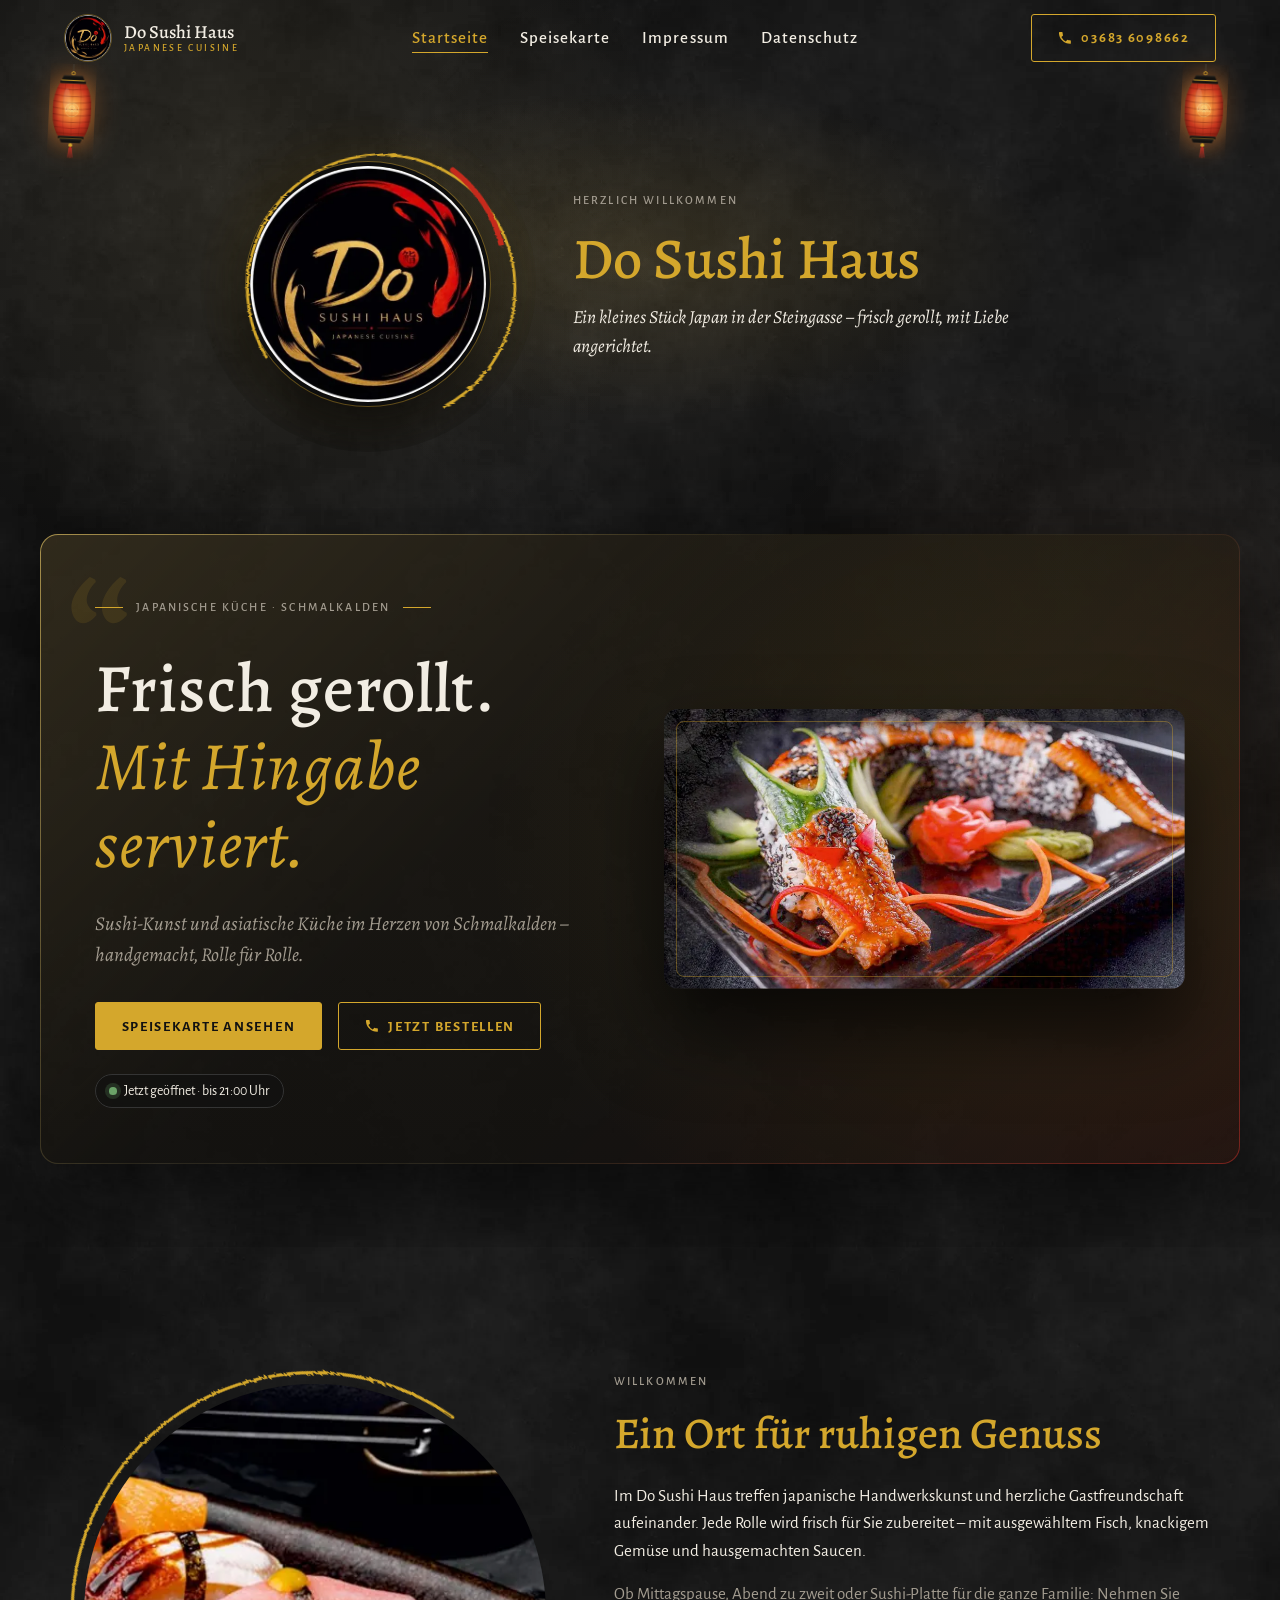
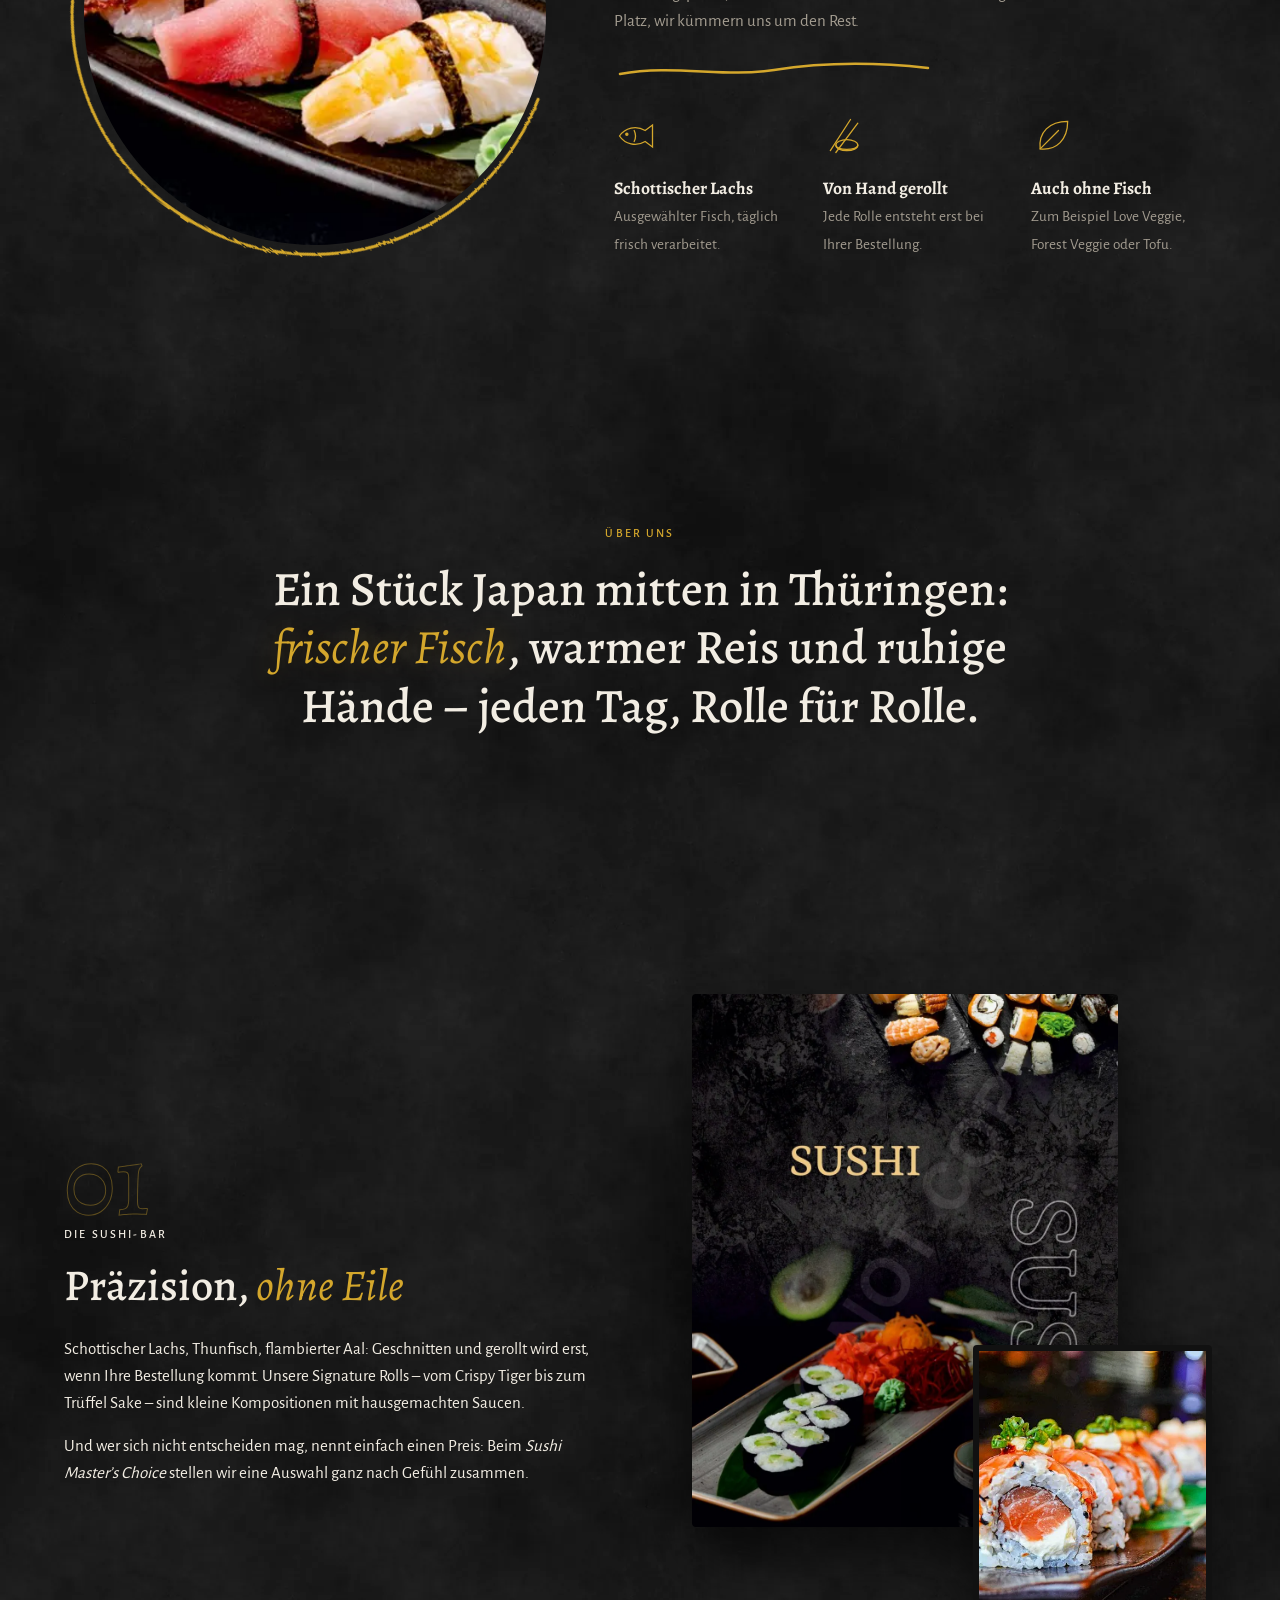
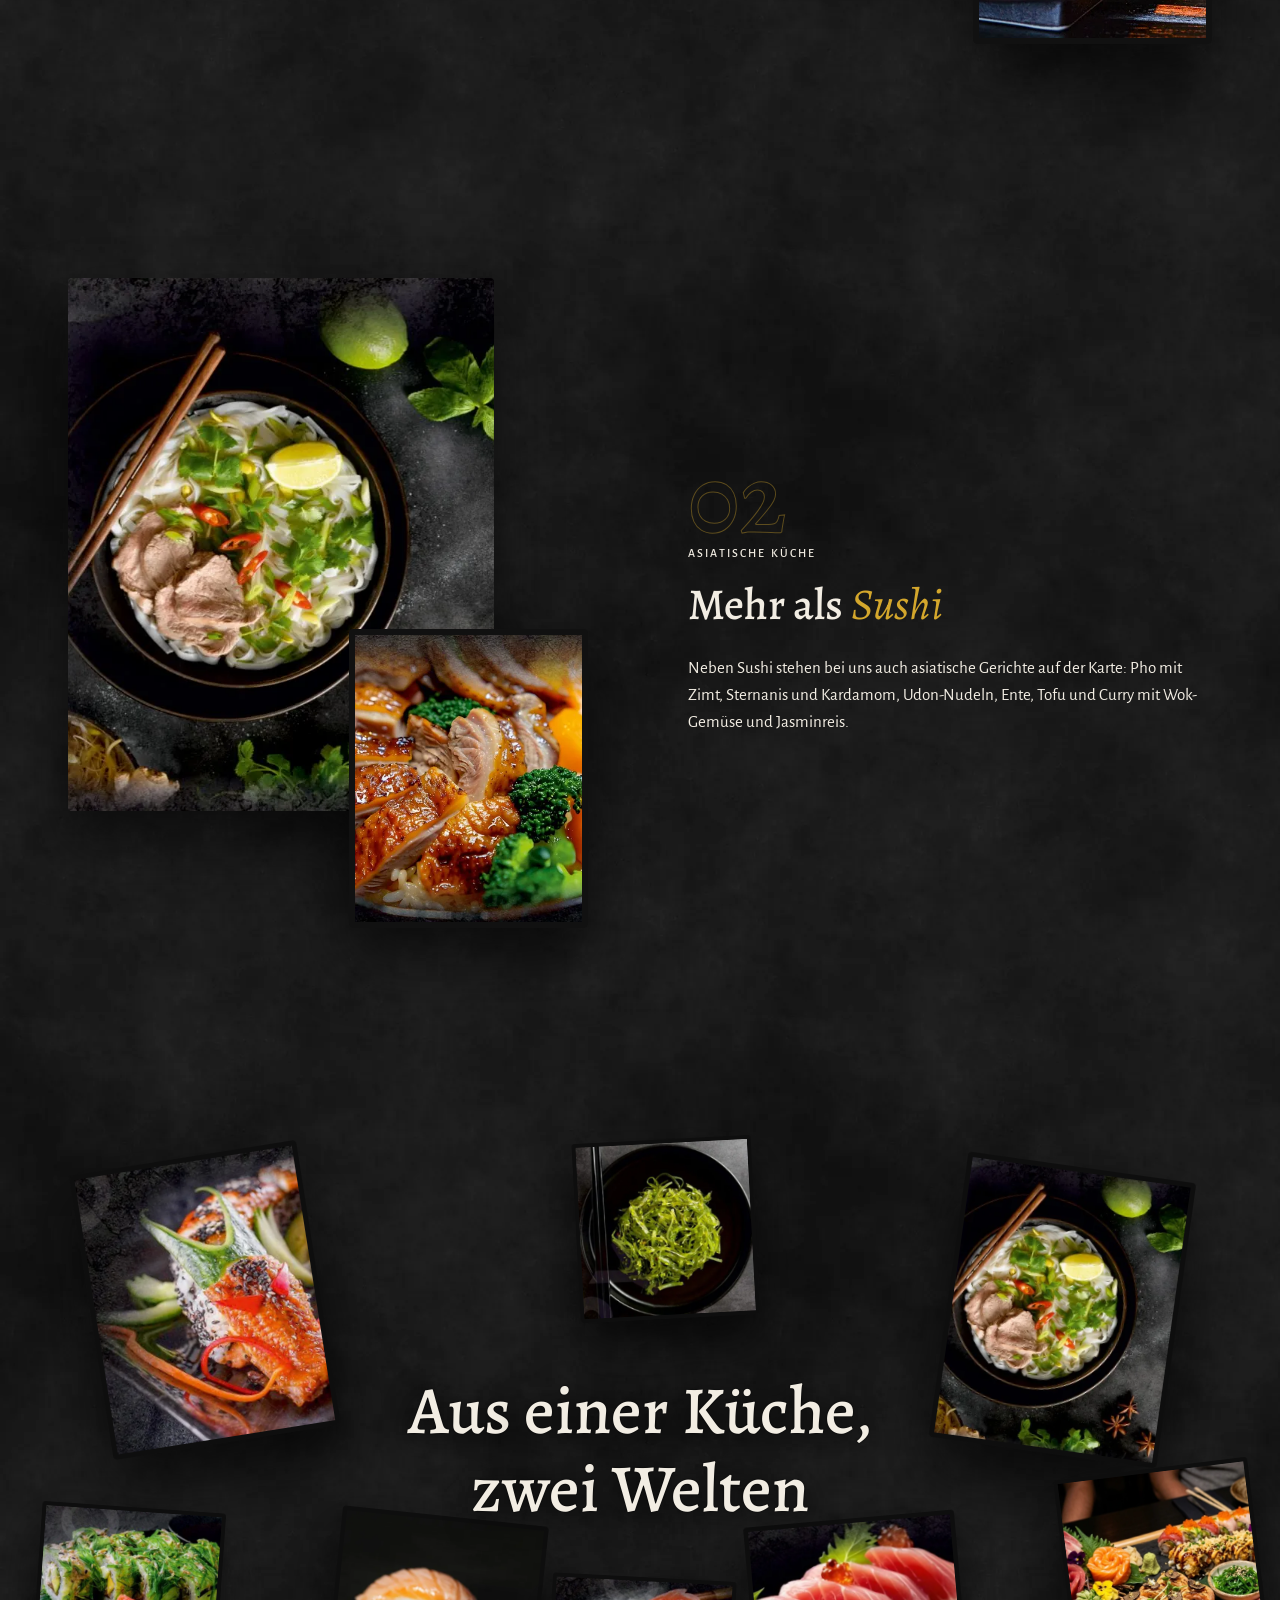
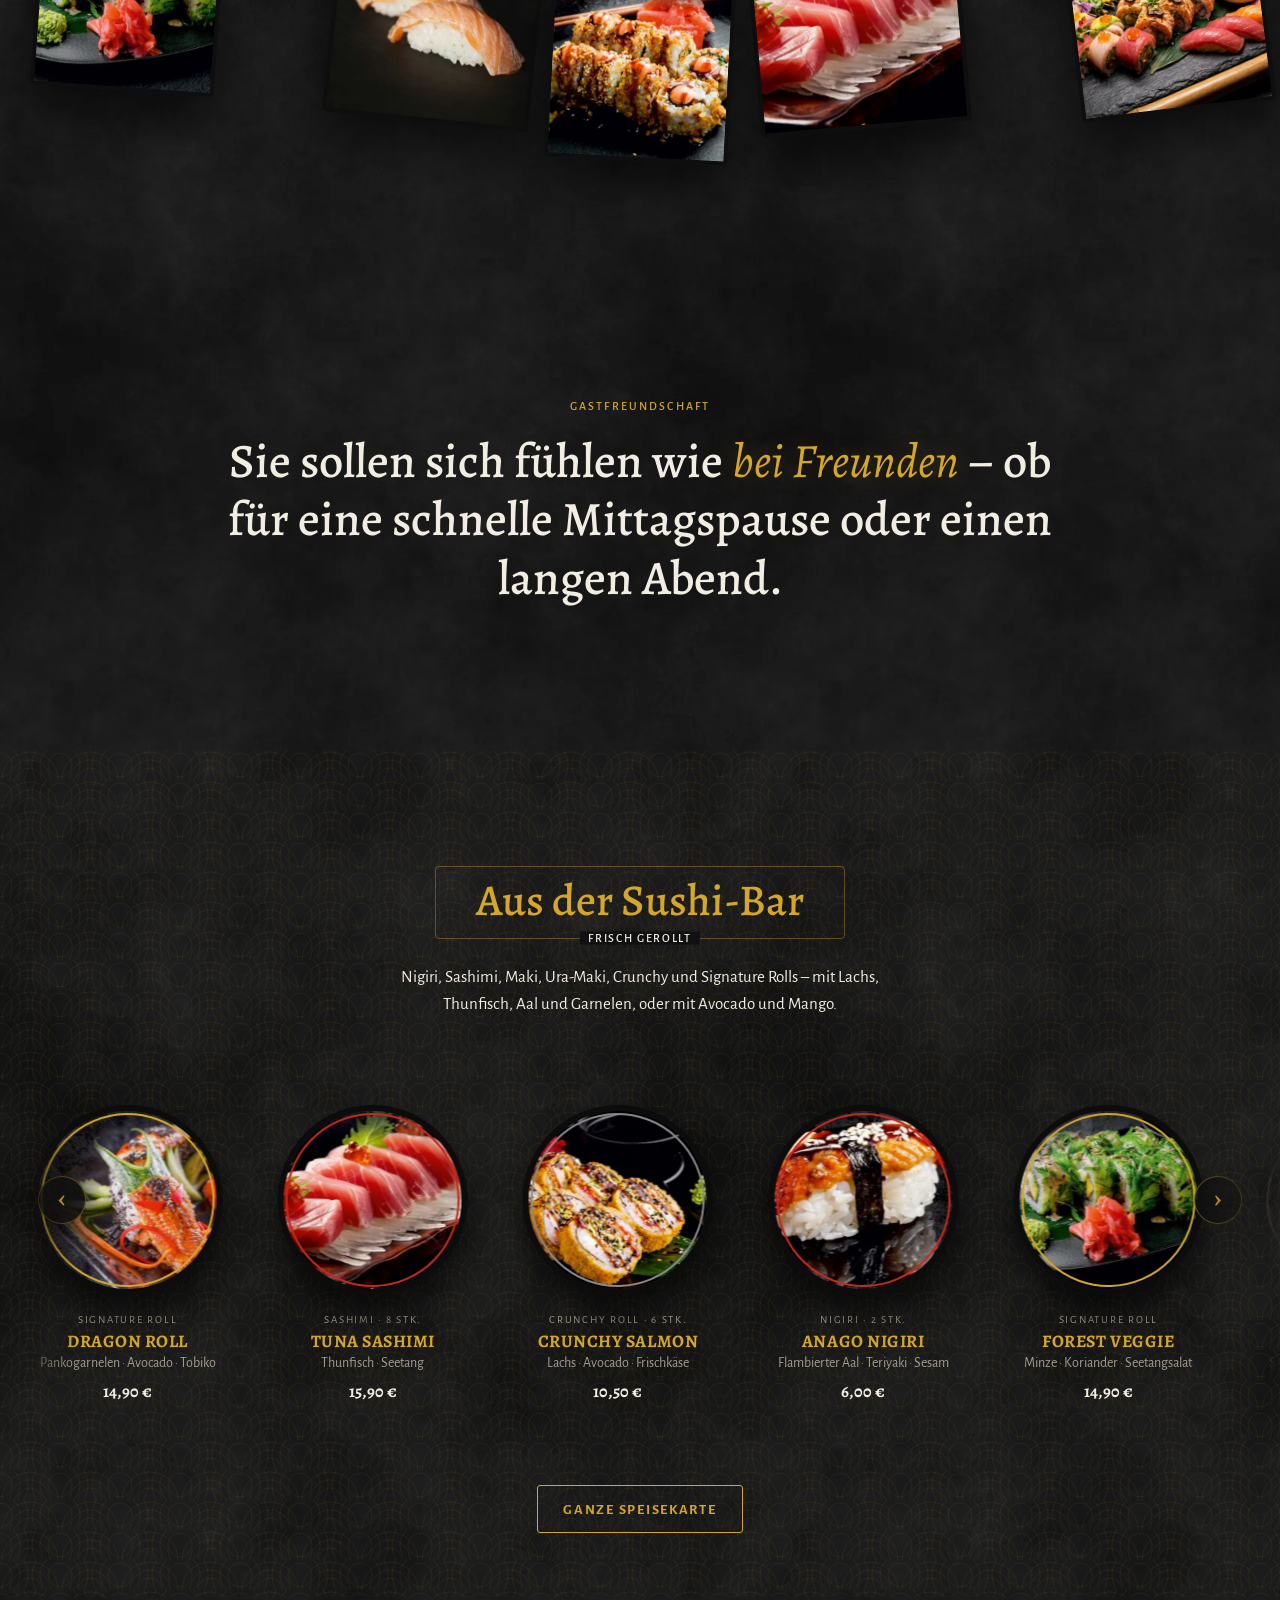
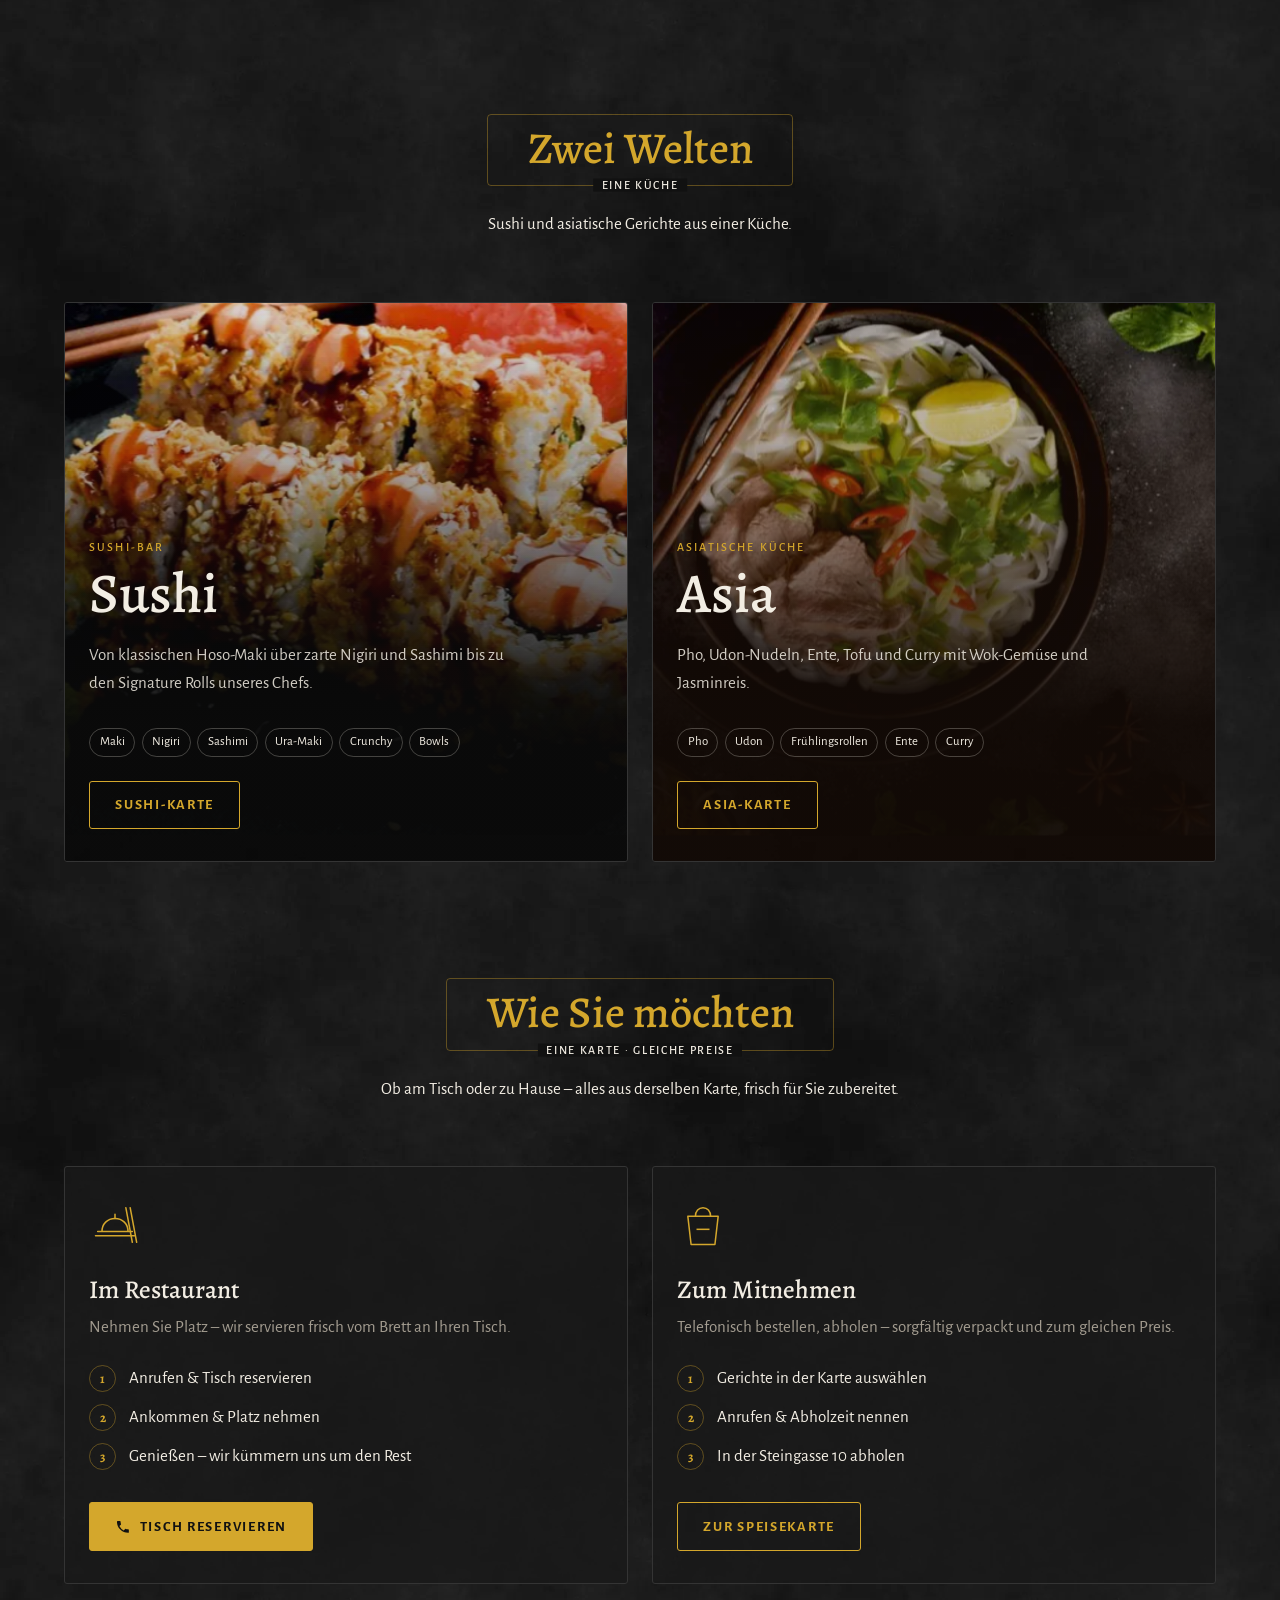
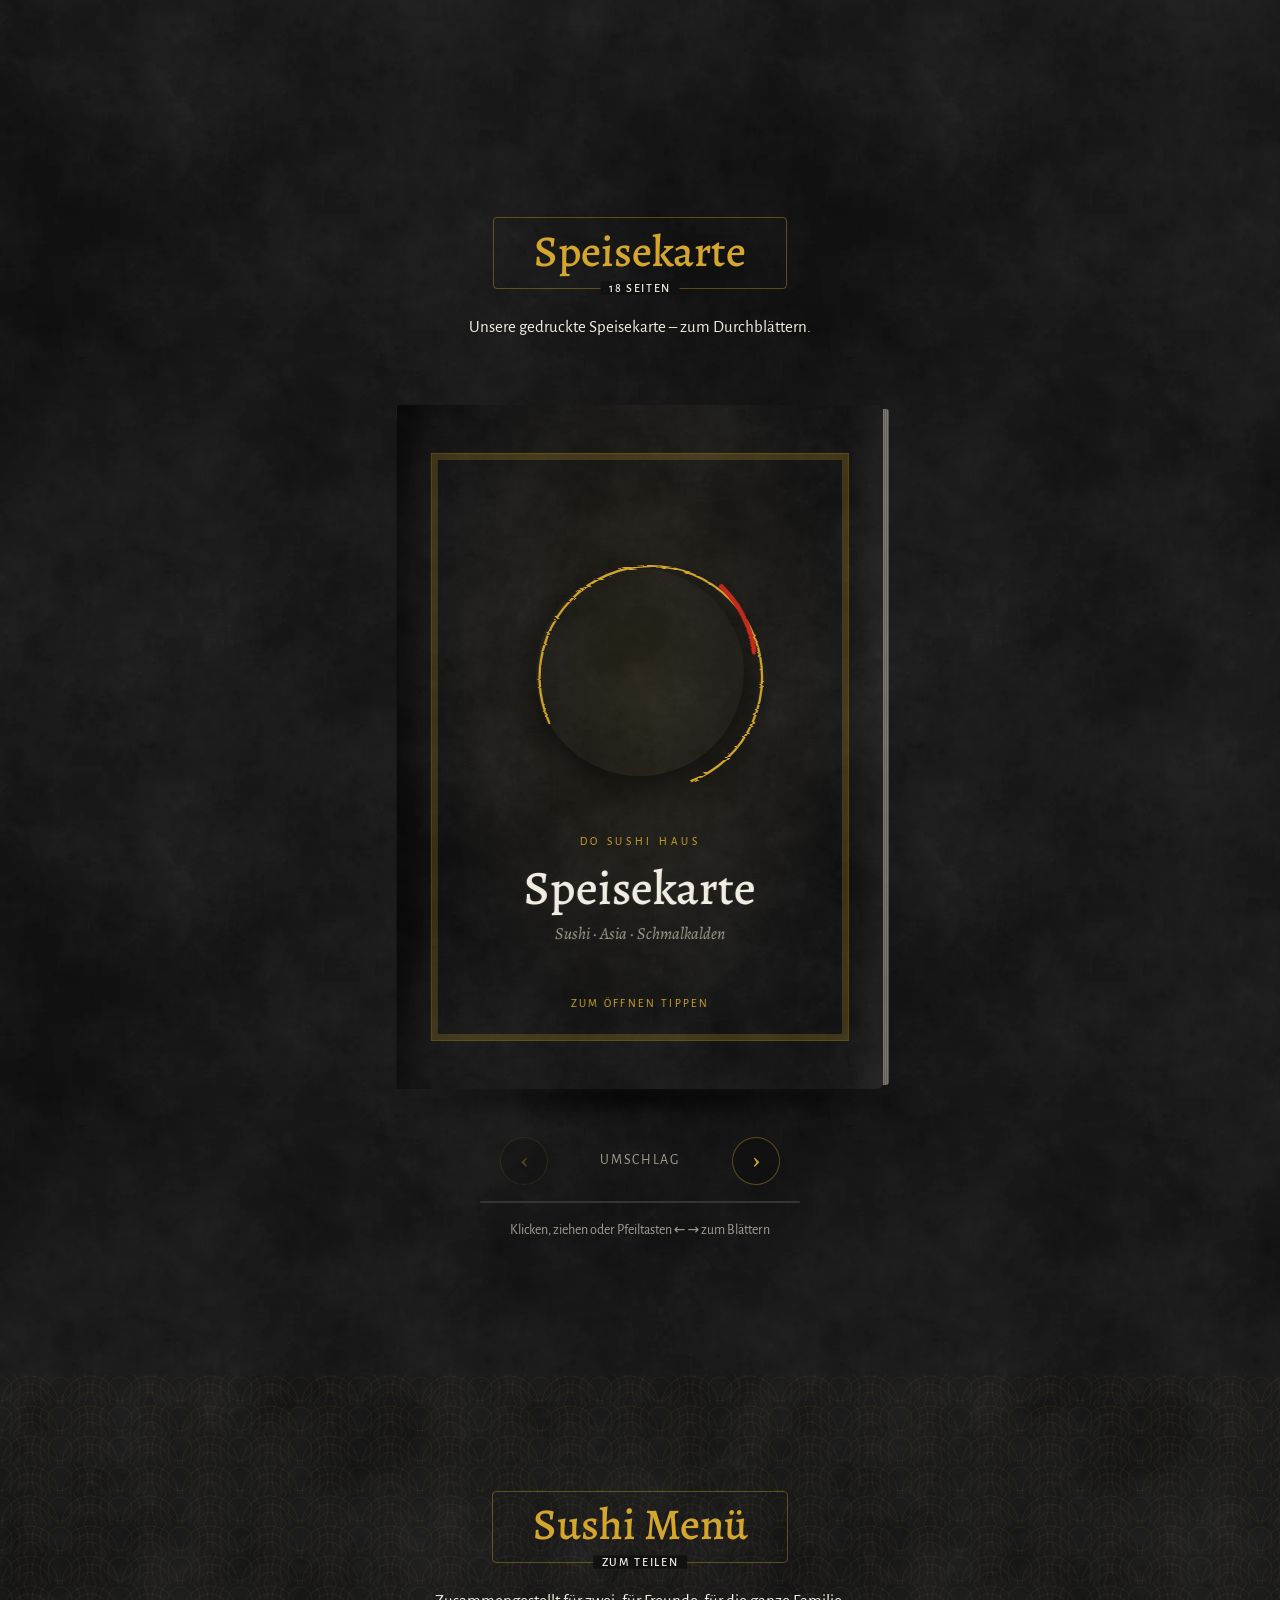
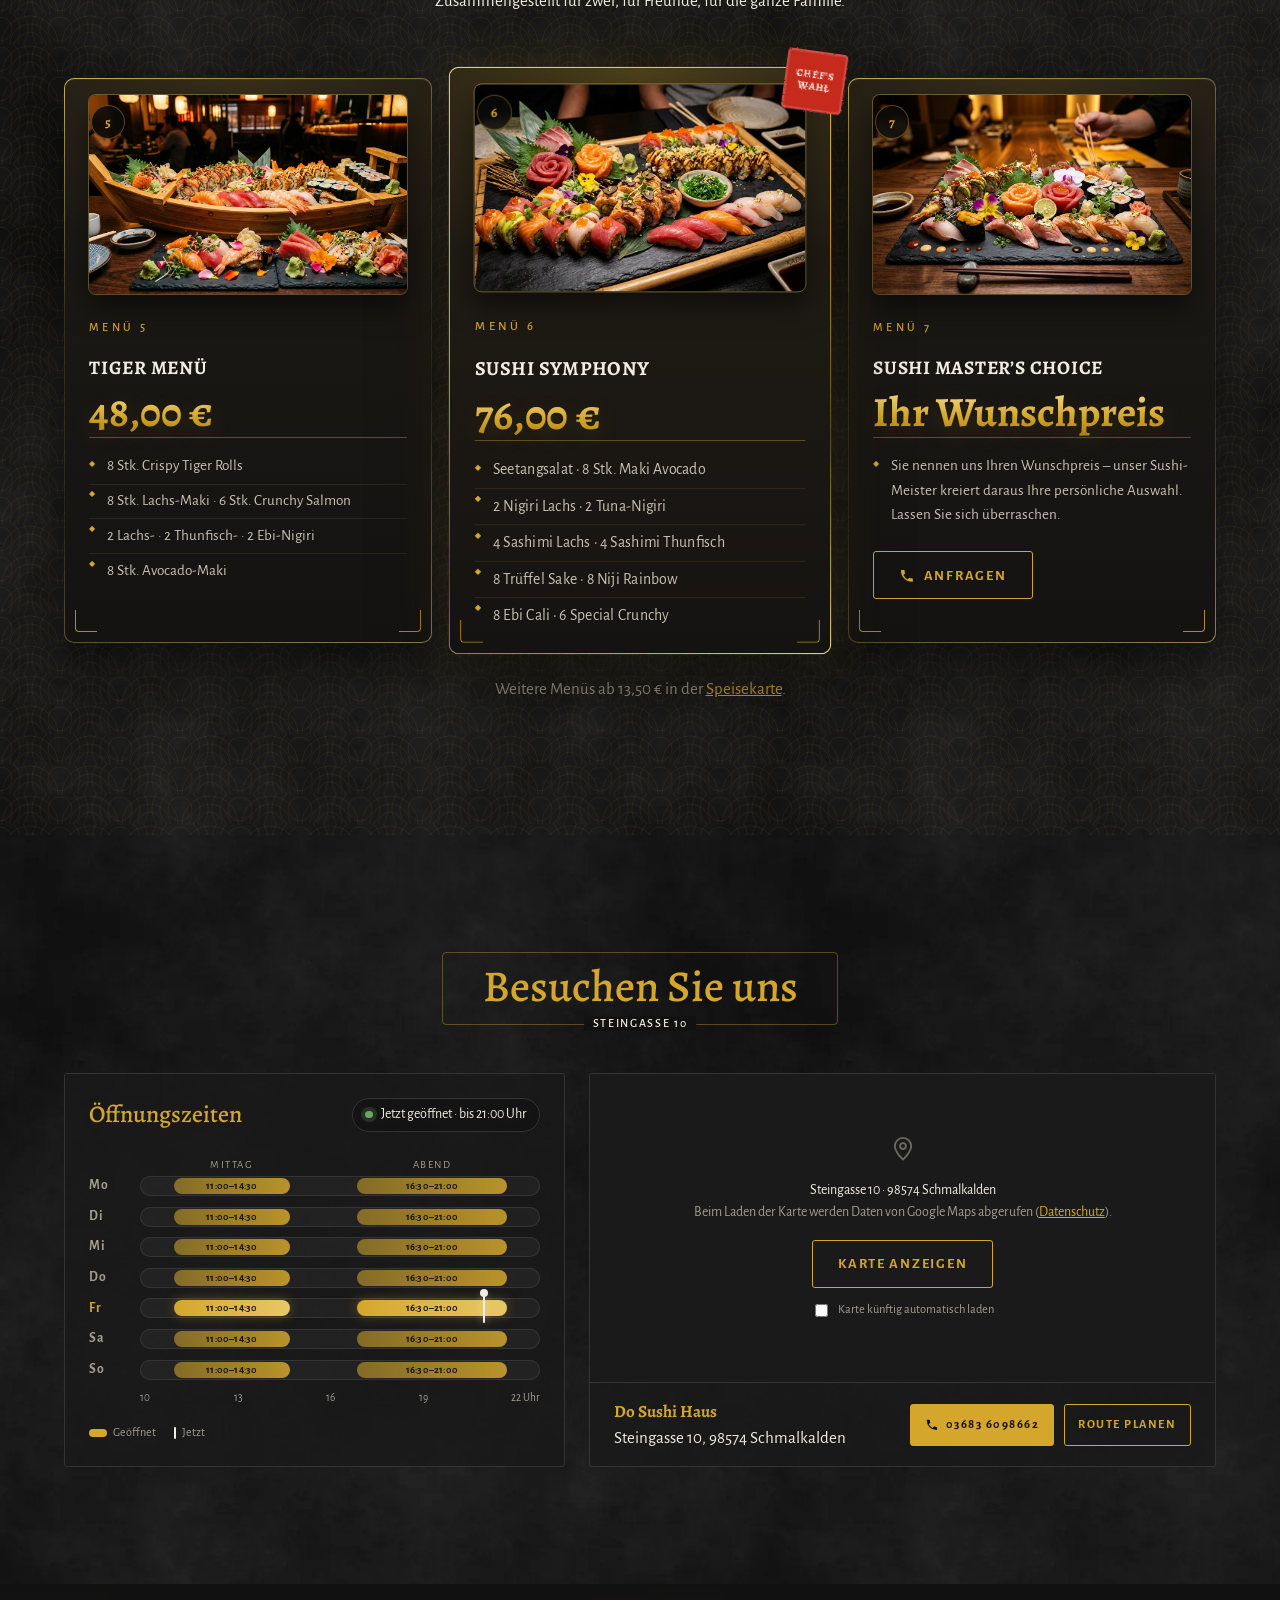
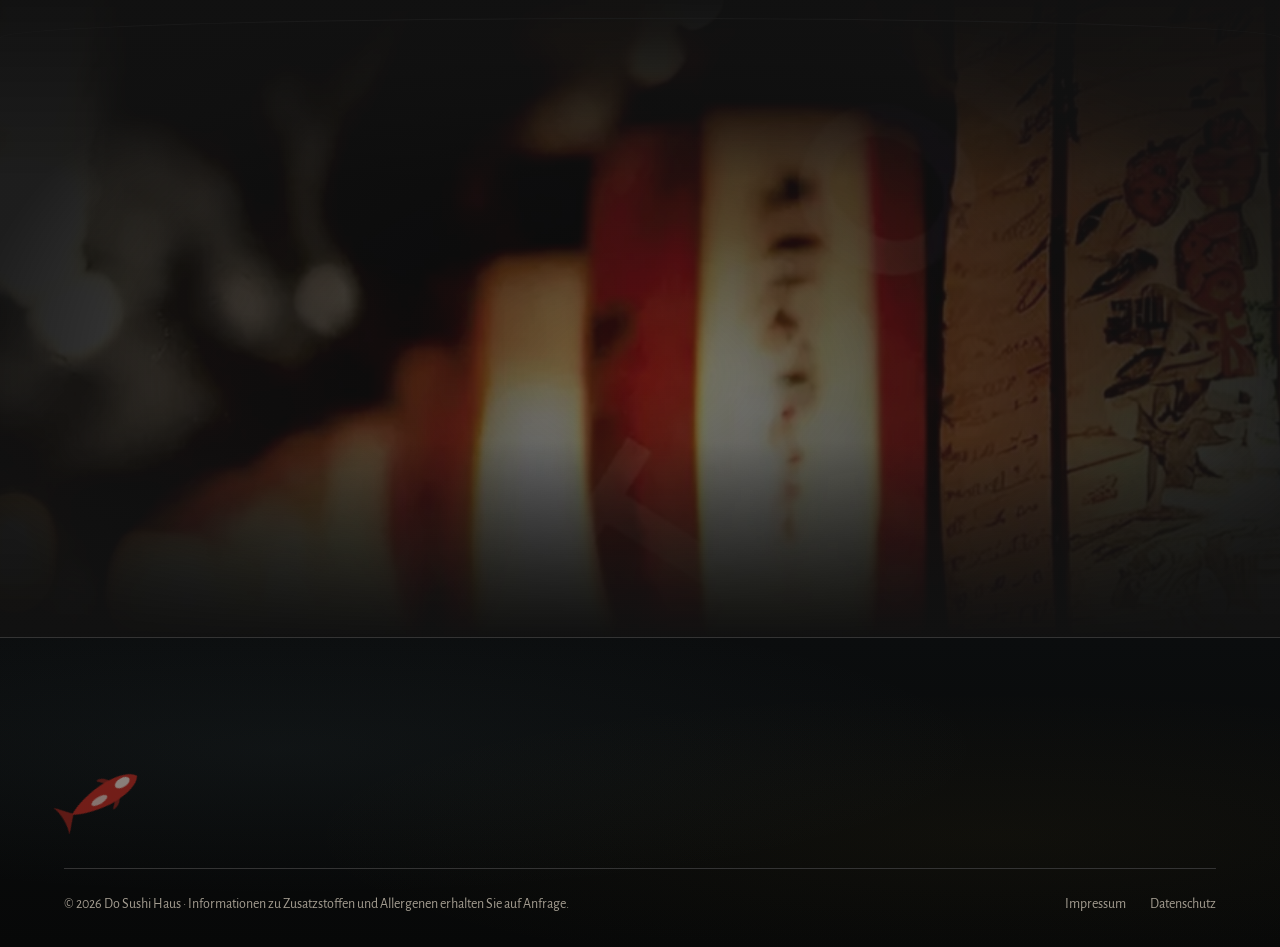
<file: index.html>
<!doctype html>
<html lang="de">
<head>
<meta charset="utf-8">
<meta name="viewport" content="width=device-width, initial-scale=1, viewport-fit=cover">
<title>Do Sushi Haus</title>
<meta name="description" content="Frisch gerolltes Sushi, Signature Rolls und asiatische Küche im Do Sushi Haus, Steingasse 10, Schmalkalden. Täglich geöffnet. Bestellung: 03683 6098662.">
<meta name="theme-color" content="#111111">
<link rel="icon" type="image/png" sizes="32x32" href="assets/img/favicon-32.png">
<link rel="icon" type="image/png" sizes="192x192" href="assets/img/icon-192.png">
<link rel="apple-touch-icon" href="assets/img/apple-touch-icon.png">
<meta property="og:title" content="Do Sushi Haus · Schmalkalden">
<meta property="og:description" content="Sushi-Kunst und asiatische Küche im Herzen von Schmalkalden.">
<meta property="og:image" content="assets/img/dragon.webp">
<link rel="preload" href="fonts/alegreya-latin-500-normal.woff2" as="font" type="font/woff2" crossorigin>
<link rel="stylesheet" href="css/style.css">
<link rel="stylesheet" href="css/home.css">
<link rel="stylesheet" href="css/dsheet.css">
<link rel="stylesheet" href="css/motion.css">
<link rel="stylesheet" href="css/book.css">
<link rel="stylesheet" href="css/about.css">
<script type="application/ld+json">
{
  "@context": "https://schema.org",
  "@type": "Restaurant",
  "name": "Do Sushi Haus",
  "servesCuisine": ["Japanisch", "Sushi", "Asiatisch"],
  "telephone": "+49 3683 6098662",
  "address": { "@type": "PostalAddress", "streetAddress": "Steingasse 10", "postalCode": "98574", "addressLocality": "Schmalkalden", "addressCountry": "DE" },
  "openingHoursSpecification": [
    { "@type": "OpeningHoursSpecification", "dayOfWeek": ["Monday","Tuesday","Wednesday","Thursday","Friday","Saturday","Sunday"], "opens": "11:00", "closes": "14:30" },
    { "@type": "OpeningHoursSpecification", "dayOfWeek": ["Monday","Tuesday","Wednesday","Thursday","Friday","Saturday","Sunday"], "opens": "16:30", "closes": "21:00" }
  ],
  "acceptsReservations": "True"
}
</script>
</head>
<body class="slate">

<!-- ===== Shared SVG symbols ===== -->
<svg width="0" height="0" style="position:absolute" aria-hidden="true">
  <filter id="rough"><feTurbulence type="fractalNoise" baseFrequency=".9" numOctaves="2" result="n"/><feDisplacementMap in="SourceGraphic" in2="n" scale="2.5"/></filter>
  <filter id="brushy"><feTurbulence type="fractalNoise" baseFrequency=".04 .6" numOctaves="2" result="n"/><feDisplacementMap in="SourceGraphic" in2="n" scale="3"/></filter>
  <symbol id="i-phone" viewBox="0 0 24 24"><path fill="currentColor" d="M6.6 10.8a15.1 15.1 0 0 0 6.6 6.6l2.2-2.2c.3-.3.7-.4 1-.2 1.1.4 2.3.6 3.6.6.6 0 1 .4 1 1V20c0 .6-.4 1-1 1A17 17 0 0 1 3 4c0-.6.4-1 1-1h3.5c.6 0 1 .4 1 1 0 1.3.2 2.5.6 3.6.1.3 0 .7-.2 1l-2.3 2.2z"/></symbol>
  <symbol id="i-insta" viewBox="0 0 24 24"><g fill="none" stroke="currentColor" stroke-width="1.6"><rect x="3" y="3" width="18" height="18" rx="5"/><circle cx="12" cy="12" r="4"/><circle cx="17.5" cy="6.5" r=".6" fill="currentColor"/></g></symbol>
  <symbol id="i-pin" viewBox="0 0 24 24"><g fill="none" stroke="currentColor" stroke-width="1.6"><path d="M12 21s-7-6.2-7-11.5A7 7 0 0 1 19 9.5C19 14.8 12 21 12 21z"/><circle cx="12" cy="9.5" r="2.5"/></g></symbol>
  <symbol id="i-fish" viewBox="0 0 48 48"><g fill="none" stroke="currentColor" stroke-width="1.4" stroke-linecap="round"><path d="M6 24c6-9 18-12 28-6l8-6v24l-8-6C24 36 12 33 6 24z"/><circle cx="14" cy="22" r="1.2" fill="currentColor"/><path d="M22 18c2 4 2 8 0 12"/></g></symbol>
  <symbol id="i-hands" viewBox="0 0 48 48"><g fill="none" stroke="currentColor" stroke-width="1.4" stroke-linecap="round"><path d="M8 40 30 6M14 42 38 10"/><ellipse cx="26" cy="34" rx="12" ry="6"/><path d="M14 34c0 6 24 6 24 0"/></g></symbol>
  <symbol id="i-leaf" viewBox="0 0 48 48"><g fill="none" stroke="currentColor" stroke-width="1.4" stroke-linecap="round"><path d="M10 38C8 20 20 8 40 8c0 20-12 32-30 30z"/><path d="M10 38 30 18"/></g></symbol>
  <symbol id="lantern" viewBox="0 0 64 132">
    <defs>
      <radialGradient id="lgBody" cx=".5" cy=".46" r=".62">
        <stop offset="0" stop-color="#ffd27a"/><stop offset=".28" stop-color="#f08a3a"/>
        <stop offset=".62" stop-color="#c8361f"/><stop offset="1" stop-color="#6e140c"/>
      </radialGradient>
      <linearGradient id="lgSide" x1="0" x2="1">
        <stop offset="0" stop-color="#000" stop-opacity=".45"/><stop offset=".22" stop-color="#000" stop-opacity="0"/>
        <stop offset=".78" stop-color="#000" stop-opacity="0"/><stop offset="1" stop-color="#000" stop-opacity=".5"/>
      </linearGradient>
      <linearGradient id="lgCap" x1="0" x2="0" y1="0" y2="1">
        <stop offset="0" stop-color="#2a2620"/><stop offset=".5" stop-color="#0f0e0c"/><stop offset="1" stop-color="#1c1915"/>
      </linearGradient>
      <linearGradient id="lgTassel" x1="0" x2="0" y1="0" y2="1">
        <stop offset="0" stop-color="#c62a1f"/><stop offset="1" stop-color="#7a1610" stop-opacity=".2"/>
      </linearGradient>
      <clipPath id="lgClip"><path d="M14 27 C2 46 2 82 14 101 L50 101 C62 82 62 46 50 27 Z"/></clipPath>
    </defs>
    <!-- hanging cord + ring -->
    <path d="M32 0 V11" stroke="#3d3a35" stroke-width="1.4"/>
    <circle cx="32" cy="13" r="2.4" fill="none" stroke="#d4a72c" stroke-width="1.2"/>
    <!-- warm halo -->
    <ellipse class="lantern__glow" cx="32" cy="64" rx="34" ry="44" fill="#ff8a2e"/>
    <!-- top cap (lacquer, gold rim) -->
    <path d="M19 16 H45 L48 23 H16 Z" fill="url(#lgCap)"/>
    <path d="M16 23 H48" stroke="#d4a72c" stroke-width="1.2"/>
    <rect x="14" y="23.5" width="36" height="4" rx="1.5" fill="url(#lgCap)"/>
    <!-- paper body -->
    <g clip-path="url(#lgClip)">
      <rect x="0" y="24" width="64" height="80" fill="url(#lgBody)"/>
      <!-- bamboo ribs follow the curve -->
      <g fill="none" stroke="#5e120b" stroke-opacity=".55" stroke-width=".9">
        <path d="M8 34 Q32 38 56 34"/><path d="M5 43 Q32 48 59 43"/><path d="M4 52 Q32 57 60 52"/>
        <path d="M4 61 Q32 66 60 61"/><path d="M4 70 Q32 75 60 70"/><path d="M5 79 Q32 84 59 79"/>
        <path d="M7 88 Q32 92 57 88"/><path d="M10 96 Q32 99 54 96"/>
      </g>
      <!-- vertical seams -->
      <g fill="none" stroke="#5e120b" stroke-opacity=".28" stroke-width=".7">
        <path d="M22 27 Q17 64 22 101"/><path d="M42 27 Q47 64 42 101"/><path d="M32 27 V101"/>
      </g>
      <!-- gold seigaiha crest -->
      <g fill="none" stroke="#f6dd8c" stroke-opacity=".75" stroke-width="1">
        <circle cx="32" cy="64" r="9.5" stroke-opacity=".5"/>
        <path d="M24 67 a4 4 0 0 1 8 0 a4 4 0 0 1 8 0"/>
        <path d="M26 67 a2 2 0 0 1 4 0 M34 67 a2 2 0 0 1 4 0"/>
        <path d="M28 62 a4 4 0 0 1 8 0" stroke-opacity=".6"/>
      </g>
      <rect x="0" y="24" width="64" height="80" fill="url(#lgSide)"/>
      <!-- paper highlight -->
      <ellipse cx="24" cy="50" rx="5" ry="16" fill="#fff" opacity=".12"/>
    </g>
    <!-- bottom cap -->
    <rect x="14" y="100.5" width="36" height="4" rx="1.5" fill="url(#lgCap)"/>
    <path d="M16 104.5 H48" stroke="#d4a72c" stroke-width="1.2"/>
    <path d="M16 104.5 H48 L45 110 H19 Z" fill="url(#lgCap)"/>
    <!-- knot + tassel -->
    <circle cx="32" cy="113" r="2.6" fill="#d4a72c"/>
    <path d="M30.5 115 L28 131 H36 L33.5 115 Z" fill="url(#lgTassel)"/>
    <g stroke="#e0473a" stroke-width=".6" opacity=".7"><path d="M30 117 L29 130"/><path d="M32 117 V131"/><path d="M34 117 L35 130"/></g>
  </symbol>
  <symbol id="koi" viewBox="0 0 100 40">
    <path d="M16 20C8 12 4 6 0 3c4 9 4 25 0 34 4-3 8-9 16-17z" fill="var(--koi-fin, #c62a1f)" opacity=".8"/>
    <path d="M70 11c-4-9-12-11-14-9 4 4 8 8 10 10zM70 29c-4 9-12 11-14 9 4-4 8-8 10-10z" fill="var(--koi-fin, #c62a1f)" opacity=".7"/>
    <path d="M98 20c-6-10-28-14-48-11-15 2-28 6-36 11 8 5 21 9 36 11 20 3 42-1 48-11z" fill="var(--koi-body, #c62a1f)"/>
    <ellipse cx="80" cy="18" rx="9" ry="5" fill="var(--koi-spot, #f2ede3)" opacity=".9"/>
    <ellipse cx="48" cy="22" rx="10" ry="4" fill="var(--koi-spot, #f2ede3)" opacity=".8"/>
  </symbol>
</svg>

<!-- ===== Living background ===== -->
<div class="ambient" aria-hidden="true">
  <div class="ambient__light ambient__light--a"></div>
  <div class="ambient__light ambient__light--b"></div>
  <div class="ambient__spot"></div>
  <div class="ambient__vignette"></div>
</div>

<!-- ===== Header ===== -->
<header class="site-header" id="header">
  <div class="container site-header__inner">
    <a class="brand" href="index.html" aria-label="Do Sushi Haus – Startseite">
      <span class="brand__mark"><img src="assets/img/logo-tmp.webp" alt=""></span>
      <span class="brand__name">Do Sushi Haus<small>Japanese Cuisine</small></span>
    </a>
    <nav class="nav" aria-label="Hauptnavigation">
      <ul>
        <li><a href="index.html" aria-current="page">Startseite</a></li>
        <li><a href="speisekarte.html">Speisekarte</a></li>
        <li><a href="impressum.html">Impressum</a></li>
        <li><a href="datenschutz.html">Datenschutz</a></li>
      </ul>
    </nav>
    <a class="btn btn--ghost header-call" href="tel:+4936836098662"><svg><use href="#i-phone"/></svg>03683 6098662</a>
    <button class="menu-toggle" type="button" aria-label="Menü öffnen" aria-expanded="false" aria-controls="mobileMenu" id="menuToggle"><span></span></button>
  </div>
</header>

<div class="mobile-menu" id="mobileMenu">
  <ul>
    <li><a href="index.html" aria-current="page">Startseite</a></li>
    <li><a href="speisekarte.html">Speisekarte</a></li>
    <li><a href="impressum.html">Impressum</a></li>
    <li><a href="datenschutz.html">Datenschutz</a></li>
  </ul>
  <div>
    <p class="label">Bestellung &amp; Reservierung</p>
    <a class="btn btn--primary" href="tel:+4936836098662" style="width:100%"><svg><use href="#i-phone"/></svg>03683 6098662</a>
  </div>
</div>

<main id="top">

  <!-- ===== Hero ===== -->
  <!-- ===== Brand: logo stands on its own ===== -->
  <section class="brand-band">
    <div class="hero__lanterns brand-band__lanterns" aria-hidden="true" data-drop>
      <span class="lantern" style="--size:46px"><svg viewBox="0 0 64 132"><use href="#lantern"/></svg></span>
      <span class="lantern" style="--size:46px;--delay:-2.2s"><svg viewBox="0 0 64 132"><use href="#lantern"/></svg></span>
    </div>
    <div class="container brand-band__inner">
      <div class="brand-band__logo reveal-ink">
        <img src="assets/img/logo-tmp.webp" alt="Do Sushi Haus Logo">
        <svg class="ring-draw" viewBox="0 0 100 100" aria-hidden="true" filter="url(#brushy)" data-rotate="0.04"><path pathLength="1" d="M14 70A44 44 0 1 1 70 93" stroke="#d4a72c" stroke-width=".9" fill="none" stroke-linecap="round"/><path pathLength="1" d="M82 16A44 44 0 0 1 95 42" stroke="#c62a1f" stroke-width="1.8" fill="none" stroke-linecap="round"/></svg>
      </div>
      <div class="brand-band__text" data-stagger="120">
        <p class="label">Herzlich willkommen</p>
        <h2 data-split>Do Sushi Haus</h2>
        <p>Ein kleines Stück Japan in der Steingasse – frisch gerollt, mit Liebe angerichtet.</p>
      </div>
    </div>
  </section>

  <section class="hero">
    <div class="container hero__grid">
      <div class="hero__text" data-stagger="110">
        <p class="label hero__eyebrow">Japanische Küche · Schmalkalden</p>
        <h1 class="display" data-split>Frisch gerollt.<br><em>Mit Hingabe serviert.</em></h1>
        <p class="lead">Sushi-Kunst und asiatische Küche im Herzen von Schmalkalden – handgemacht, Rolle für Rolle.</p>
        <div class="hero__cta">
          <a class="btn btn--primary" href="speisekarte.html">Speisekarte ansehen</a>
          <a class="btn btn--ghost" href="tel:+4936836098662"><svg><use href="#i-phone"/></svg>Jetzt bestellen</a>
        </div>
        <span class="open-badge" data-open-badge>Öffnungszeiten</span>
      </div>
      <div class="hero__visual reveal-ink">
        <div class="hero__dish"><img src="assets/img/dragon.webp" alt="Dragon Roll mit gegrilltem Aal auf schwarzem Teller" fetchpriority="high"></div>

      </div>
    </div>
    <a class="hero__scroll label" href="#willkommen">Entdecken</a>
  </section>


  <!-- ===== Willkommen ===== -->
  <section class="section welcome" id="willkommen">
    <div class="container welcome__grid">
      <div class="welcome__img reveal-ink">
        <img src="assets/img/nigiri.webp" alt="Nigiri-Auswahl mit Lachs, Aal, Thunfisch und Garnele" loading="lazy">
        <svg class="ring-draw" viewBox="0 0 100 100" aria-hidden="true" filter="url(#brushy)" data-rotate="0.03"><path pathLength="1" d="M50 2A48 48 0 1 0 96 38" stroke="#d4a72c" stroke-width=".6"/></svg>
      </div>
      <div data-stagger>
        <p class="label">Willkommen</p>
        <h2 class="h2">Ein Ort für ruhigen Genuss</h2>
        <p>Im Do Sushi Haus treffen japanische Handwerkskunst und herzliche Gastfreundschaft aufeinander. Jede Rolle wird frisch für Sie zubereitet – mit ausgewähltem Fisch, knackigem Gemüse und hausgemachten Saucen.</p>
        <p class="muted">Ob Mittagspause, Abend zu zweit oder Sushi-Platte für die ganze Familie: Nehmen Sie Platz, wir kümmern uns um den Rest.</p>
        <svg class="brush" viewBox="0 0 320 24" aria-hidden="true" style="margin-inline:0"><path pathLength="1" stroke-width="2.5" d="M6 16C60 6 110 20 160 12S260 4 314 10"/></svg>
                <ul class="facts" data-stagger="140">
          <li class="fact"><svg><use href="#i-fish"/></svg><div><b>Schottischer Lachs</b><span>Ausgewählter Fisch, täglich frisch verarbeitet.</span></div></li>
          <li class="fact"><svg><use href="#i-hands"/></svg><div><b>Von Hand gerollt</b><span>Jede Rolle entsteht erst bei Ihrer Bestellung.</span></div></li>
          <li class="fact"><svg><use href="#i-leaf"/></svg><div><b>Auch ohne Fisch</b><span>Zum Beispiel Love Veggie, Forest Veggie oder Tofu.</span></div></li>
        </ul>
      </div>
    </div>
  </section>

  <!-- ===== Über uns (merged) ===== -->
  <section class="window ab-band" id="ueber-uns">
    <div class="window__bg" aria-hidden="true"><img src="assets/img/bg/lanterns-row-hd.webp" alt=""></div>
    <div class="container">
      <span class="label">Über uns</span>
      <p data-scrub-text>Ein Stück Japan mitten in Thüringen: <em>frischer Fisch</em>, warmer Reis und ruhige Hände – jeden Tag, Rolle für Rolle.</p>
    </div>
  </section>

  <div class="container">
    <section class="chapter chapter--flip">
      <div class="chapter__media reveal"><img class="m1" src="assets/img/sushi-cover.webp" alt="Sushi-Auswahl auf Schiefer" loading="lazy" style="object-position:50% 75%"><img class="m2" src="assets/img/dish/p1.webp" alt="" loading="lazy"></div>
      <div data-stagger>
        <span class="chapter__num">01</span>
        <p class="label">Die Sushi-Bar</p>
        <h2>Präzision, <em>ohne Eile</em></h2>
        <p>Schottischer Lachs, Thunfisch, flambierter Aal: Geschnitten und gerollt wird erst, wenn Ihre Bestellung kommt. Unsere Signature Rolls – vom Crispy Tiger bis zum Trüffel Sake – sind kleine Kompositionen mit hausgemachten Saucen.</p>
        <p>Und wer sich nicht entscheiden mag, nennt einfach einen Preis: Beim <em>Sushi Master’s Choice</em> stellen wir eine Auswahl ganz nach Gefühl zusammen.</p>
      </div>
    </section>

    <section class="chapter">
      <div class="chapter__media reveal steam-wrap"><img class="m1" src="assets/img/pho.webp" alt="Pho mit Rinderbrühe" loading="lazy"><img class="m2" src="assets/img/dish/h7.webp" alt="" loading="lazy"><span class="steam" aria-hidden="true" style="left:40%;bottom:50%"><span></span><span></span><span></span></span></div>
      <div data-stagger>
        <span class="chapter__num">02</span>
        <p class="label">Asiatische Küche</p>
        <h2>Mehr als <em>Sushi</em></h2>
        <p>Neben Sushi stehen bei uns auch asiatische Gerichte auf der Karte: Pho mit Zimt, Sternanis und Kardamom, Udon-Nudeln, Ente, Tofu und Curry mit Wok-Gemüse und Jasminreis.</p>
      </div>
    </section>
  </div>

  <section class="spread" data-spread aria-label="Eindrücke aus unserer Küche">
    <div class="spread__stack"><figure class="spread__item" data-x="-34" data-y="-150" data-r="-9" data-s="1" style="z-index:1"><img src="assets/img/dish/p2.webp" alt="" loading="lazy"></figure><figure class="spread__item spread__item--sq" data-x="-16" data-y="170" data-r="6" data-s="0.9" style="z-index:2"><img src="assets/img/dish/n1.webp" alt="" loading="lazy"></figure><figure class="spread__item" data-x="33" data-y="-140" data-r="8" data-s="1" style="z-index:3"><img src="assets/img/dish/h1.webp" alt="" loading="lazy"></figure><figure class="spread__item spread__item--sq" data-x="17" data-y="175" data-r="-5" data-s="0.92" style="z-index:4"><img src="assets/img/dish/s2.webp" alt="" loading="lazy"></figure><figure class="spread__item spread__item--sq" data-x="-40" data-y="150" data-r="4" data-s="0.8" style="z-index:5"><img src="assets/img/dish/p11.webp" alt="" loading="lazy"></figure><figure class="spread__item" data-x="41" data-y="140" data-r="-7" data-s="0.85" style="z-index:6"><img src="assets/img/dish/menu6.webp" alt="" loading="lazy"></figure><figure class="spread__item spread__item--sq" data-x="2" data-y="-220" data-r="-3" data-s="0.78" style="z-index:7"><img src="assets/img/dish/a1.webp" alt="" loading="lazy"></figure><figure class="spread__item spread__item--sq" data-x="0" data-y="220" data-r="3" data-s="0.8" style="z-index:8"><img src="assets/img/dish/c7.webp" alt="" loading="lazy"></figure></div>
    <div class="spread__title"><h2 data-scrub-text>Aus einer Küche, zwei Welten</h2></div>
  </section>

  <section class="window ab-band">
    <div class="window__bg" aria-hidden="true"><img src="assets/img/bg/lanterns-alley-hd.webp" alt="" style="object-position:50% 30%"></div>
    <div class="container">
      <span class="label">Gastfreundschaft</span>
      <p data-scrub-text>Sie sollen sich fühlen wie <em>bei Freunden</em> – ob für eine schnelle Mittagspause oder einen langen Abend.</p>
    </div>
  </section>

  <!-- ===== Signature belt ===== -->
  <section class="section waves" id="signature" style="padding-bottom:var(--s-6)">
    <div class="container section-head">
      <div class="title-frame" data-frame>
        <h2 class="title-frame__box">Aus der Sushi-Bar<span class="title-frame__sub">FRISCH GEROLLT</span></h2>
        <p class="title-frame__desc">Nigiri, Sashimi, Maki, Ura-Maki, Crunchy und Signature Rolls – mit Lachs, Thunfisch, Aal und Garnelen, oder mit Avocado und Mango.</p>
      </div>
    </div>
    <div class="belt reveal" id="belt" aria-roledescription="Karussell" aria-label="Gerichte aus unserer Sushi-Bar">
      <div class="belt__track" id="beltTrack">
        <article class="plate"><div class="plate__dish"><img src="assets/img/belt/dragon-roll.webp" alt="Dragon Roll" loading="lazy" draggable="false"></div><p class="plate__kicker">Signature Roll</p><h3 class="plate__name">Dragon Roll</h3><p class="plate__meta">Pankogarnelen · Avocado · Tobiko</p><p class="plate__price">14,90 €</p></article>
        <article class="plate" style="--plate:var(--koi)"><div class="plate__dish"><img src="assets/img/belt/tuna-sashimi.webp" alt="Tuna Sashimi" loading="lazy" draggable="false"></div><p class="plate__kicker">Sashimi · 8 Stk.</p><h3 class="plate__name">Tuna Sashimi</h3><p class="plate__meta">Thunfisch · Seetang</p><p class="plate__price">15,90 €</p></article>
        <article class="plate" style="--plate:#8a8a8a"><div class="plate__dish"><img src="assets/img/belt/crunchy-salmon.webp" alt="Crunchy Salmon" loading="lazy" draggable="false"></div><p class="plate__kicker">Crunchy Roll · 6 Stk.</p><h3 class="plate__name">Crunchy Salmon</h3><p class="plate__meta">Lachs · Avocado · Frischkäse</p><p class="plate__price">10,50 €</p></article>
        <article class="plate" style="--plate:var(--koi)"><div class="plate__dish"><img src="assets/img/belt/anago-nigiri.webp" alt="Anago Nigiri" loading="lazy" draggable="false"></div><p class="plate__kicker">Nigiri · 2 Stk.</p><h3 class="plate__name">Anago Nigiri</h3><p class="plate__meta">Flambierter Aal · Teriyaki · Sesam</p><p class="plate__price">6,00 €</p></article>
        <article class="plate"><div class="plate__dish"><img src="assets/img/belt/forest-veggie.webp" alt="Forest Veggie" loading="lazy" draggable="false"></div><p class="plate__kicker">Signature Roll</p><h3 class="plate__name">Forest Veggie</h3><p class="plate__meta">Minze · Koriander · Seetangsalat</p><p class="plate__price">14,90 €</p></article>
        <article class="plate" style="--plate:#8a8a8a"><div class="plate__dish"><img src="assets/img/belt/fresh-bowl.webp" alt="Lachs flambiert" loading="lazy" draggable="false"></div><p class="plate__kicker">Fresh Bowl</p><h3 class="plate__name">Lachs flambiert</h3><p class="plate__meta">Sushi-Reis · Avocado · Edamame</p><p class="plate__price">13,90 €</p></article>
        <article class="plate"><div class="plate__dish"><img src="assets/img/belt/tuna-maki.webp" alt="Tuna Maki" loading="lazy" draggable="false"></div><p class="plate__kicker">Hoso-Maki · 8 Stk.</p><h3 class="plate__name">Tuna Maki</h3><p class="plate__meta">Thunfisch</p><p class="plate__price">5,90 €</p></article>
        <article class="plate" style="--plate:#8a8a8a"><div class="plate__dish"><img src="assets/img/belt/ebi-temptation.webp" alt="Ebi Temptation" loading="lazy" draggable="false"></div><p class="plate__kicker">Vorspeise</p><h3 class="plate__name">Ebi Temptation</h3><p class="plate__meta">Panko-Garnelen auf Seetang mit Soße</p><p class="plate__price">8,00 €</p></article>
        <article class="plate" style="--plate:var(--koi)"><div class="plate__dish"><img src="assets/img/belt/sake-sashimi.webp" alt="Sake Sashimi" loading="lazy" draggable="false"></div><p class="plate__kicker">Sashimi · 8 Stk.</p><h3 class="plate__name">Sake Sashimi</h3><p class="plate__meta">Schottischer Lachs · Seetang</p><p class="plate__price">14,90 €</p></article>
        <article class="plate" style="--plate:#8a8a8a"><div class="plate__dish"><img src="assets/img/belt/special-crunchy.webp" alt="Special Crunchy" loading="lazy" draggable="false"></div><p class="plate__kicker">Crunchy Roll · 6 Stk.</p><h3 class="plate__name">Special Crunchy</h3><p class="plate__meta">Surimi · Lachs · Thunfisch · Garnelen</p><p class="plate__price">15,90 €</p></article>
        <article class="plate" style="--plate:var(--koi)"><div class="plate__dish"><img src="assets/img/belt/ebi-nigiri.webp" alt="Ebi Nigiri" loading="lazy" draggable="false"></div><p class="plate__kicker">Nigiri · 2 Stk.</p><h3 class="plate__name">Ebi Nigiri</h3><p class="plate__meta">Garnelen</p><p class="plate__price">5,00 €</p></article>
        <article class="plate"><div class="plate__dish"><img src="assets/img/belt/alaska-salmon.webp" alt="Alaska Salmon" loading="lazy" draggable="false"></div><p class="plate__kicker">Ura-Maki · 8 Stk.</p><h3 class="plate__name">Alaska Salmon</h3><p class="plate__meta">Lachs · Avocado · Sesam · Tobiko</p><p class="plate__price">9,50 €</p></article>
        <article class="plate" style="--plate:#8a8a8a"><div class="plate__dish"><img src="assets/img/belt/wakame-salat.webp" alt="Wakame Salat" loading="lazy" draggable="false"></div><p class="plate__kicker">Vorspeise</p><h3 class="plate__name">Wakame Salat</h3><p class="plate__meta">Seetang · Avocado · Rettich · Sesam</p><p class="plate__price">5,50 €</p></article>
        <article class="plate" style="--plate:var(--koi)"><div class="plate__dish"><img src="assets/img/belt/tuna-nigiri.webp" alt="Tuna Nigiri" loading="lazy" draggable="false"></div><p class="plate__kicker">Nigiri · 2 Stk.</p><h3 class="plate__name">Tuna Nigiri</h3><p class="plate__meta">Thunfisch</p><p class="plate__price">5,50 €</p></article>
        <article class="plate"><div class="plate__dish"><img src="assets/img/belt/mango-maki.webp" alt="Mango Maki" loading="lazy" draggable="false"></div><p class="plate__kicker">Hoso-Maki · 8 Stk.</p><h3 class="plate__name">Mango Maki</h3><p class="plate__meta">Mango</p><p class="plate__price">5,00 €</p></article>
        <article class="plate" style="--plate:var(--koi)"><div class="plate__dish"><img src="assets/img/belt/flambeed-sake.webp" alt="Nigiri-Auswahl" loading="lazy" draggable="false"></div><p class="plate__kicker">Nigiri · 2 Stk.</p><h3 class="plate__name">Nigiri-Auswahl</h3><p class="plate__meta">Lachs · Aal · Thunfisch · Ebi</p><p class="plate__price">ab 4,70 €</p></article>
        <article class="plate"><div class="plate__dish"><img src="assets/img/belt/masters-choice.webp" alt="Master’s Choice" loading="lazy" draggable="false"></div><p class="plate__kicker">Sushi Menü 7</p><h3 class="plate__name">Master’s Choice</h3><p class="plate__meta">Ihr Wunschpreis – unser Meister kreiert</p><p class="plate__price">auf Anfrage</p></article>
      </div>
      <button class="belt__nav belt__nav--prev" type="button" aria-label="Vorheriges Gericht" data-belt="-1">‹</button>
      <button class="belt__nav belt__nav--next" type="button" aria-label="Nächstes Gericht" data-belt="1">›</button>
    </div>
    <p class="signature__more"><a class="btn btn--ghost" href="speisekarte.html">Ganze Speisekarte</a></p>
  </section>

  <!-- ===== Two worlds ===== -->
  <section class="section" id="welten">
    <div class="container">
      <div class="section-head">
        <div class="title-frame" data-frame>
          <h2 class="title-frame__box">Zwei Welten<span class="title-frame__sub">EINE KÜCHE</span></h2>
          <p class="title-frame__desc">Sushi und asiatische Gerichte aus einer Küche.</p>
        </div>
      </div>
      <div class="worlds" data-stagger="160">
        <a class="world" href="speisekarte.html#sushi">
          <span class="world__img"><img src="assets/img/crunchy.webp" alt="" loading="lazy" style="object-position:40% 60%" data-speed="0.12"></span>
          <span class="label">Sushi-Bar</span>
          <h3>Sushi</h3>
          <p>Von klassischen Hoso-Maki über zarte Nigiri und Sashimi bis zu den Signature Rolls unseres Chefs.</p>
          <ul class="chips"><li>Maki</li><li>Nigiri</li><li>Sashimi</li><li>Ura-Maki</li><li>Crunchy</li><li>Bowls</li></ul>
          <span class="btn btn--ghost">Sushi-Karte</span>
        </a>
        <a class="world world--asia" href="speisekarte.html#asia">
          <span class="world__img steam-wrap"><img src="assets/img/pho.webp" alt="" loading="lazy" style="object-position:40% 30%" data-speed="0.12"><span class="steam" aria-hidden="true"><span></span><span></span><span></span></span></span>
          <span class="label">Asiatische Küche</span>
          <h3>Asia</h3>
          <p>Pho, Udon-Nudeln, Ente, Tofu und Curry mit Wok-Gemüse und Jasminreis.</p>
          <ul class="chips"><li>Pho</li><li>Udon</li><li>Frühlingsrollen</li><li>Ente</li><li>Curry</li></ul>
          <span class="btn btn--ghost">Asia-Karte</span>
        </a>
      </div>
    </div>
  </section>



  <!-- ===== Dine-in & takeaway ===== -->
  <section class="section" id="genuss" style="padding-top:0">
    <div class="container">
      <div class="section-head">
        <div class="title-frame" data-frame>
          <h2 class="title-frame__box">Wie Sie möchten<span class="title-frame__sub">EINE KARTE · GLEICHE PREISE</span></h2>
          <p class="title-frame__desc">Ob am Tisch oder zu Hause – alles aus derselben Karte, frisch für Sie zubereitet.</p>
        </div>
      </div>
      <div class="ways" data-stagger="160">
        <article class="way">
          <svg class="way__icon" viewBox="0 0 48 48" aria-hidden="true"><g fill="none" stroke="currentColor" stroke-width="1.4" stroke-linecap="round"><path d="M8 30h32M12 30c0-7 5-12 12-12s12 5 12 12"/><path d="M24 18v-4M6 34h36"/><path d="M34 8 40 40"/><path d="M38 8 44 40"/></g></svg>
          <h3>Im Restaurant</h3>
          <p>Nehmen Sie Platz – wir servieren frisch vom Brett an Ihren Tisch.</p>
          <ol class="steps"><li>Anrufen &amp; Tisch reservieren</li><li>Ankommen &amp; Platz nehmen</li><li>Genießen – wir kümmern uns um den Rest</li></ol>
          <a class="btn btn--primary" href="tel:+4936836098662"><svg><use href="#i-phone"/></svg>Tisch reservieren</a>
        </article>
        <article class="way">
          <svg class="way__icon" viewBox="0 0 48 48" aria-hidden="true"><g fill="none" stroke="currentColor" stroke-width="1.4" stroke-linejoin="round"><path d="M10 16h28l-3 26H13z"/><path d="M17 16c0-5 3-8 7-8s7 3 7 8"/><path d="M18 28h12"/></g></svg>
          <h3>Zum Mitnehmen</h3>
          <p>Telefonisch bestellen, abholen – sorgfältig verpackt und zum gleichen Preis.</p>
          <ol class="steps"><li>Gerichte in der Karte auswählen</li><li>Anrufen &amp; Abholzeit nennen</li><li>In der Steingasse 10 abholen</li></ol>
          <a class="btn btn--ghost" href="speisekarte.html">Zur Speisekarte</a>
        </article>
      </div>
    </div>
  </section>
  <!-- ===== Flip-book menu ===== -->
  <section class="section" id="karte">
    <div class="container">
      <div class="section-head">
        <div class="title-frame" data-frame>
          <h2 class="title-frame__box">Speisekarte<span class="title-frame__sub">18 SEITEN</span></h2>
          <p class="title-frame__desc">Unsere gedruckte Speisekarte – zum Durchblättern.</p>
        </div>
      </div>
      <div class="book reveal" data-book data-pages="18" data-src="assets/book/p{n}.webp"></div>
    </div>
  </section>
  <!-- ===== Sushi menus ===== -->
  <section class="section waves" id="menus">
    <div class="container">
      <div class="section-head">
        <div class="title-frame" data-frame>
          <h2 class="title-frame__box">Sushi Menü<span class="title-frame__sub">ZUM TEILEN</span></h2>
          <p class="title-frame__desc">Zusammengestellt für zwei, für Freunde, für die ganze Familie.</p>
        </div>
      </div>
      <div class="sets" data-stagger="130">
        <article class="set-card set-card--img"><img class="set-card__img" src="assets/img/dish/menu5.webp" alt="Menü 5: Tiger Menü" loading="lazy"><p class="label">Menü 5</p><p class="set-card__name">Tiger Menü</p><p class="set-card__price">48,00 €</p>
          <ul style="margin-top:var(--s-3)"><li>8 Stk. Crispy Tiger Rolls</li><li>8 Stk. Lachs-Maki · 6 Stk. Crunchy Salmon</li><li>2 Lachs- · 2 Thunfisch- · 2 Ebi-Nigiri</li><li>8 Stk. Avocado-Maki</li></ul></article>
        <article class="set-card set-card--img"><img class="set-card__img" src="assets/img/dish/menu6.webp" alt="Menü 6: Sushi Symphony" loading="lazy"><span class="seal">Chef’s<br>Wahl</span><p class="label">Menü 6</p><p class="set-card__name">Sushi Symphony</p><p class="set-card__price">76,00 €</p>
          <ul style="margin-top:var(--s-3)"><li>Seetangsalat · 8 Stk. Maki Avocado</li><li>2 Nigiri Lachs · 2 Tuna-Nigiri</li><li>4 Sashimi Lachs · 4 Sashimi Thunfisch</li><li>8 Trüffel Sake · 8 Niji Rainbow</li><li>8 Ebi Cali · 6 Special Crunchy</li></ul></article>
        <article class="set-card set-card--img"><img class="set-card__img" src="assets/img/dish/menu7.webp" alt="Menü 7: Sushi Master’s Choice" loading="lazy"><p class="label">Menü 7</p><p class="set-card__name">Sushi Master’s Choice</p><p class="set-card__price">Ihr Wunschpreis</p>
          <ul style="margin-top:var(--s-3)"><li>Sie nennen uns Ihren Wunschpreis – unser Sushi-Meister kreiert daraus Ihre persönliche Auswahl. Lassen Sie sich überraschen.</li></ul>
          <a class="btn btn--ghost" href="tel:+4936836098662" style="margin-top:var(--s-4)"><svg><use href="#i-phone"/></svg>Anfragen</a></article>
      </div>
      <p class="sets__note reveal">Weitere Menüs ab 13,50 € in der <a class="gold" href="speisekarte.html#menu">Speisekarte</a>.</p>
    </div>
  </section>

  <!-- ===== Visit ===== -->
  <section class="section" id="besuch">
    <div class="container">
      <div class="section-head">
        <div class="title-frame" data-frame>
          <h2 class="title-frame__box">Besuchen Sie uns<span class="title-frame__sub">STEINGASSE 10</span></h2>
        </div>
      </div>
      <div class="visit" data-stagger="150">
        <div class="visit__card">
          <div class="visit__head">
            <h3>Öffnungszeiten</h3>
            <span class="open-badge" data-open-badge>…</span>
          </div>
          <div class="timeline" data-timeline aria-label="Öffnungszeiten als Zeitleiste"></div>
          <div class="visit__legend"><span><i class="lg lg--open"></i>Geöffnet</span><span><i class="lg lg--now"></i>Jetzt</span></div>
        </div>
        <div class="visit__map">
          <div class="ph map-ph" id="map" data-lat="50.7221318" data-lng="10.4527686" data-label="Do Sushi Haus · Steingasse 10" data-query="Steingasse 10, 98574 Schmalkalden, Deutschland">
            <div>
              <svg style="margin:0 auto .5rem"><use href="#i-pin"/></svg>
              <p style="color:var(--ink);margin:0">Steingasse 10 · 98574 Schmalkalden</p>
              <p>Beim Laden der Karte werden Daten von Google Maps abgerufen (<a class="gold" href="datenschutz.html">Datenschutz</a>).</p>
              <button class="btn btn--ghost" type="button" data-load-map>Karte anzeigen</button>
              <label class="map-remember"><input type="checkbox" data-map-remember> Karte künftig automatisch laden</label>
            </div>
          </div>
          <address class="visit__addr">
            <span><b>Do Sushi Haus</b><br>Steingasse 10, 98574 Schmalkalden</span>
            <span class="visit__actions">
              <a class="btn btn--primary" href="tel:+4936836098662"><svg><use href="#i-phone"/></svg>03683 6098662</a>
              <a class="btn btn--ghost" href="https://www.google.com/maps/dir/?api=1&amp;destination=Steingasse+10,+98574+Schmalkalden,+Deutschland" target="_blank" rel="noopener">Route planen</a>
            </span>
          </address>
        </div>
      </div>
    </div>
  </section>

  <!-- ===== Instagram (ausgeblendet – zum Aktivieren diesen Kommentar entfernen und "~~" wieder zu "--" machen) =====
  <section class="section" style="padding-top:0">
    <div class="container">
      <div class="insta-head reveal">
        <div><p class="label">Instagram</p><h2 class="h3">Frisch aus unserer Küche</h2></div>
        <span class="muted" style="font-size:var(--fs-small)">Bald verfügbar</span>
      </div>
      <div class="insta-grid" data-stagger="70">
        <div class="ph"><svg><use href="#i-insta"/></svg></div><div class="ph"><svg><use href="#i-insta"/></svg></div><div class="ph"><svg><use href="#i-insta"/></svg></div>
        <div class="ph"><svg><use href="#i-insta"/></svg></div><div class="ph"><svg><use href="#i-insta"/></svg></div><div class="ph"><svg><use href="#i-insta"/></svg></div>
      </div>
    </div>
  </section>
  -->

  <!-- ===== Lantern alley CTA ===== -->
  <section class="alley" data-glow>
    <div class="alley__bg"><img src="assets/img/laternen.webp" alt="" loading="lazy" data-speed="0.18"></div>
    <div class="alley__string" aria-hidden="true" data-drop>
      <span class="lantern" style="--size:40px"><svg viewBox="0 0 64 132"><use href="#lantern"/></svg></span>
      <span class="lantern" style="--size:52px;--delay:-1s"><svg viewBox="0 0 64 132"><use href="#lantern"/></svg></span>
      <span class="lantern" style="--size:44px;--delay:-2.4s"><svg viewBox="0 0 64 132"><use href="#lantern"/></svg></span>
      <span class="lantern" style="--size:52px;--delay:-.4s"><svg viewBox="0 0 64 132"><use href="#lantern"/></svg></span>
      <span class="lantern" style="--size:40px;--delay:-3.1s"><svg viewBox="0 0 64 132"><use href="#lantern"/></svg></span>
    </div>
    <div class="container" data-stagger="120">
      <p class="label">Abholung &amp; Reservierung</p>
      <h2 style="margin-top:var(--s-3)" data-split>Sushi <span class="amp">&amp;</span> More</h2>
      <p class="lead">Rufen Sie uns an – wir rollen frisch für Sie, ob zum Mitnehmen oder für Ihren Tisch.</p>
      <a class="alley__phone" href="tel:+4936836098662">03683 6098662</a>
      <a class="btn btn--primary" href="tel:+4936836098662"><svg><use href="#i-phone"/></svg>Jetzt anrufen</a>
    </div>
  </section>
</main>

<!-- ===== Footer: koi pond ===== -->
<footer class="pond">
  <div class="pond__water" id="pond" aria-hidden="true">
    <svg class="pond__koi pond__koi--1" viewBox="0 0 100 40"><use href="#koi"/></svg>
    <svg class="pond__koi pond__koi--2" viewBox="0 0 100 40" style="--koi-body:#d4a72c;--koi-fin:#b88a1a;--koi-spot:#f6e7b0"><use href="#koi"/></svg>
  </div>
  <div class="footer container">
    <div class="footer__grid">
      <div>
        <a class="brand" href="index.html"><span class="brand__mark"><img src="assets/img/logo-tmp.webp" alt=""></span><span class="brand__name">Do Sushi Haus<small>Japanese Cuisine</small></span></a>
        <p style="margin-top:var(--s-3);max-width:22rem">Sushi-Kunst und asiatische Küche in Schmalkalden.</p>
      </div>
      <div>
        <h4>Kontakt</h4>
        <ul><li>Steingasse 10</li><li>98574 Schmalkalden</li><li><a href="tel:+4936836098662">03683 6098662</a></li></ul>
      </div>
      <div>
        <h4>Öffnungszeiten</h4>
        <ul><li>Mo–So</li><li>11:00–14:30 · 16:30–21:00</li></ul>
      </div>
    </div>
    <div class="footer__legal">
      <span>© 2026 Do Sushi Haus · Informationen zu Zusatzstoffen und Allergenen erhalten Sie auf Anfrage.</span>
      <nav aria-label="Rechtliches"><a href="impressum.html">Impressum</a><a href="datenschutz.html">Datenschutz</a></nav>
    </div>
  </div>
</footer>

<a class="call-fab" href="tel:+4936836098662" aria-label="Anrufen"><svg><use href="#i-phone"/></svg></a>

<script src="js/main.js" defer></script>
<script src="js/book.js" defer></script>
<script src="js/motion.js" defer></script>
</body>
</html>
</file>
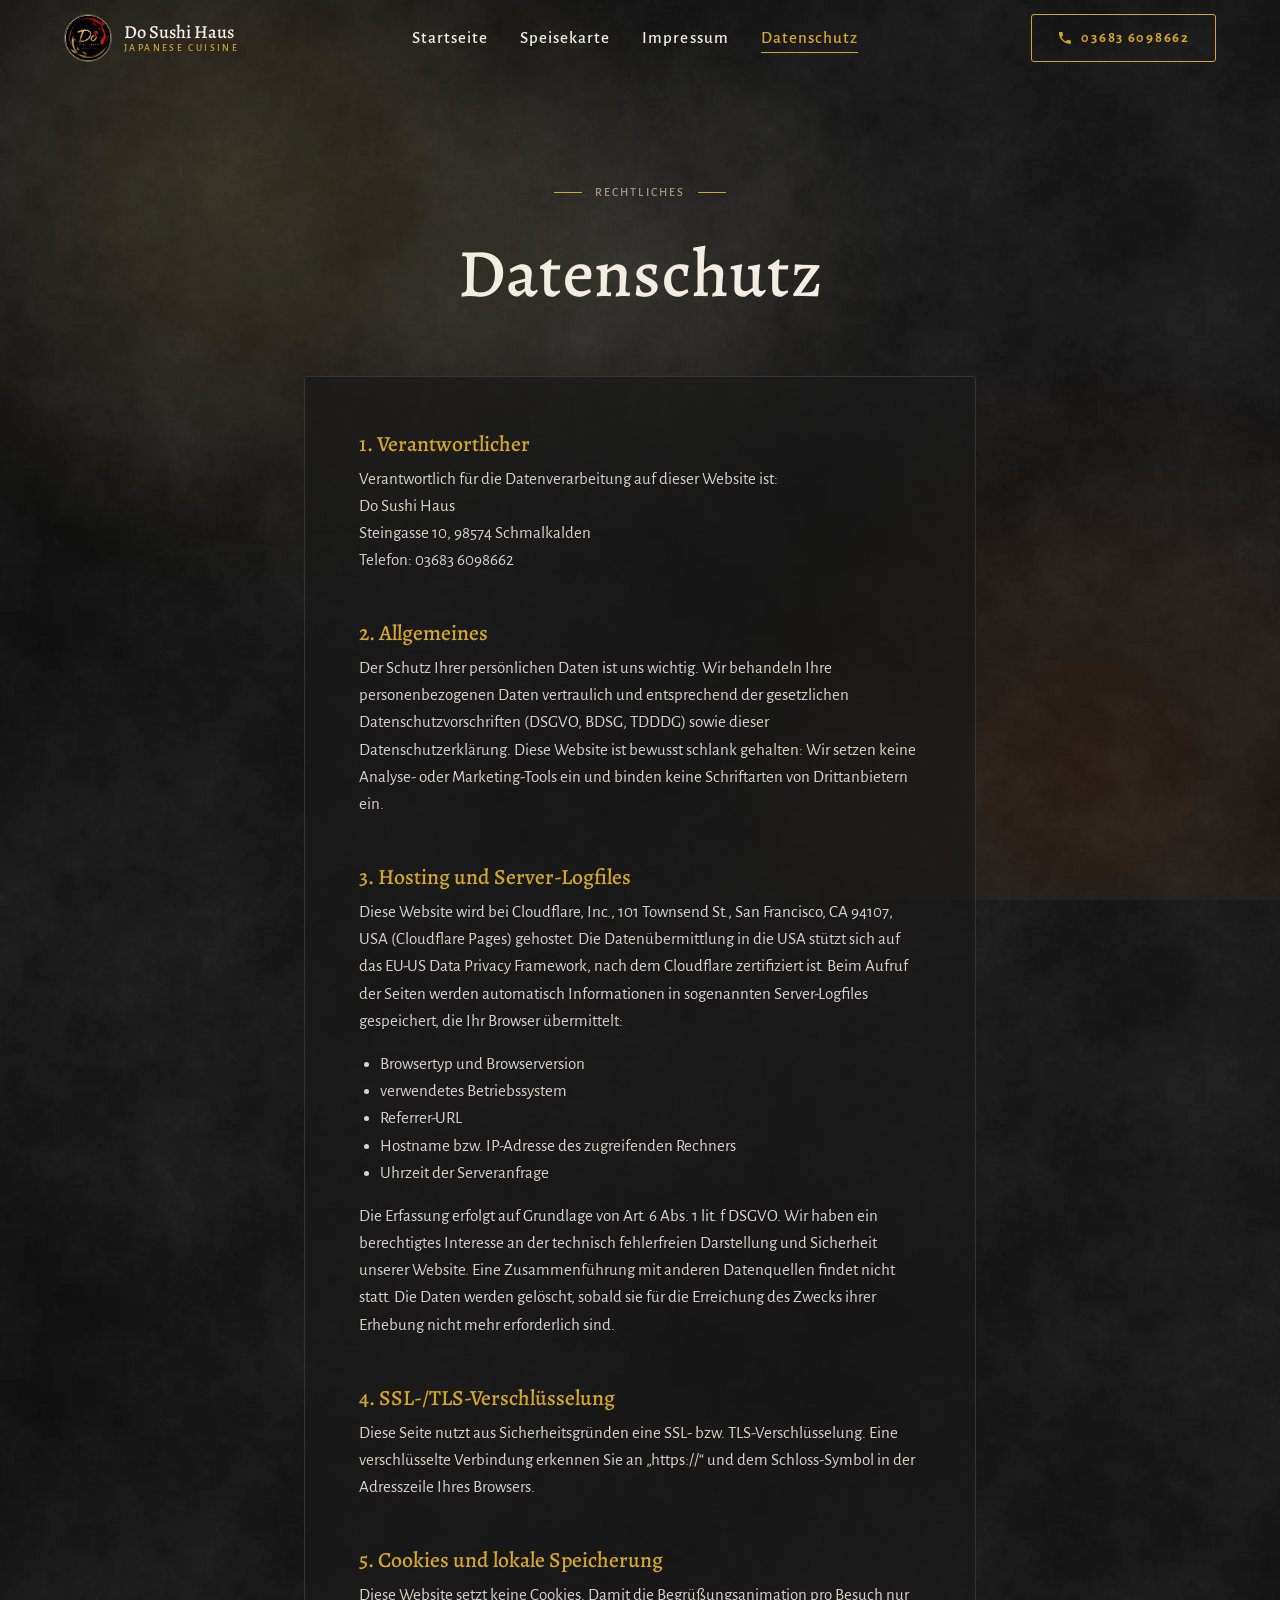
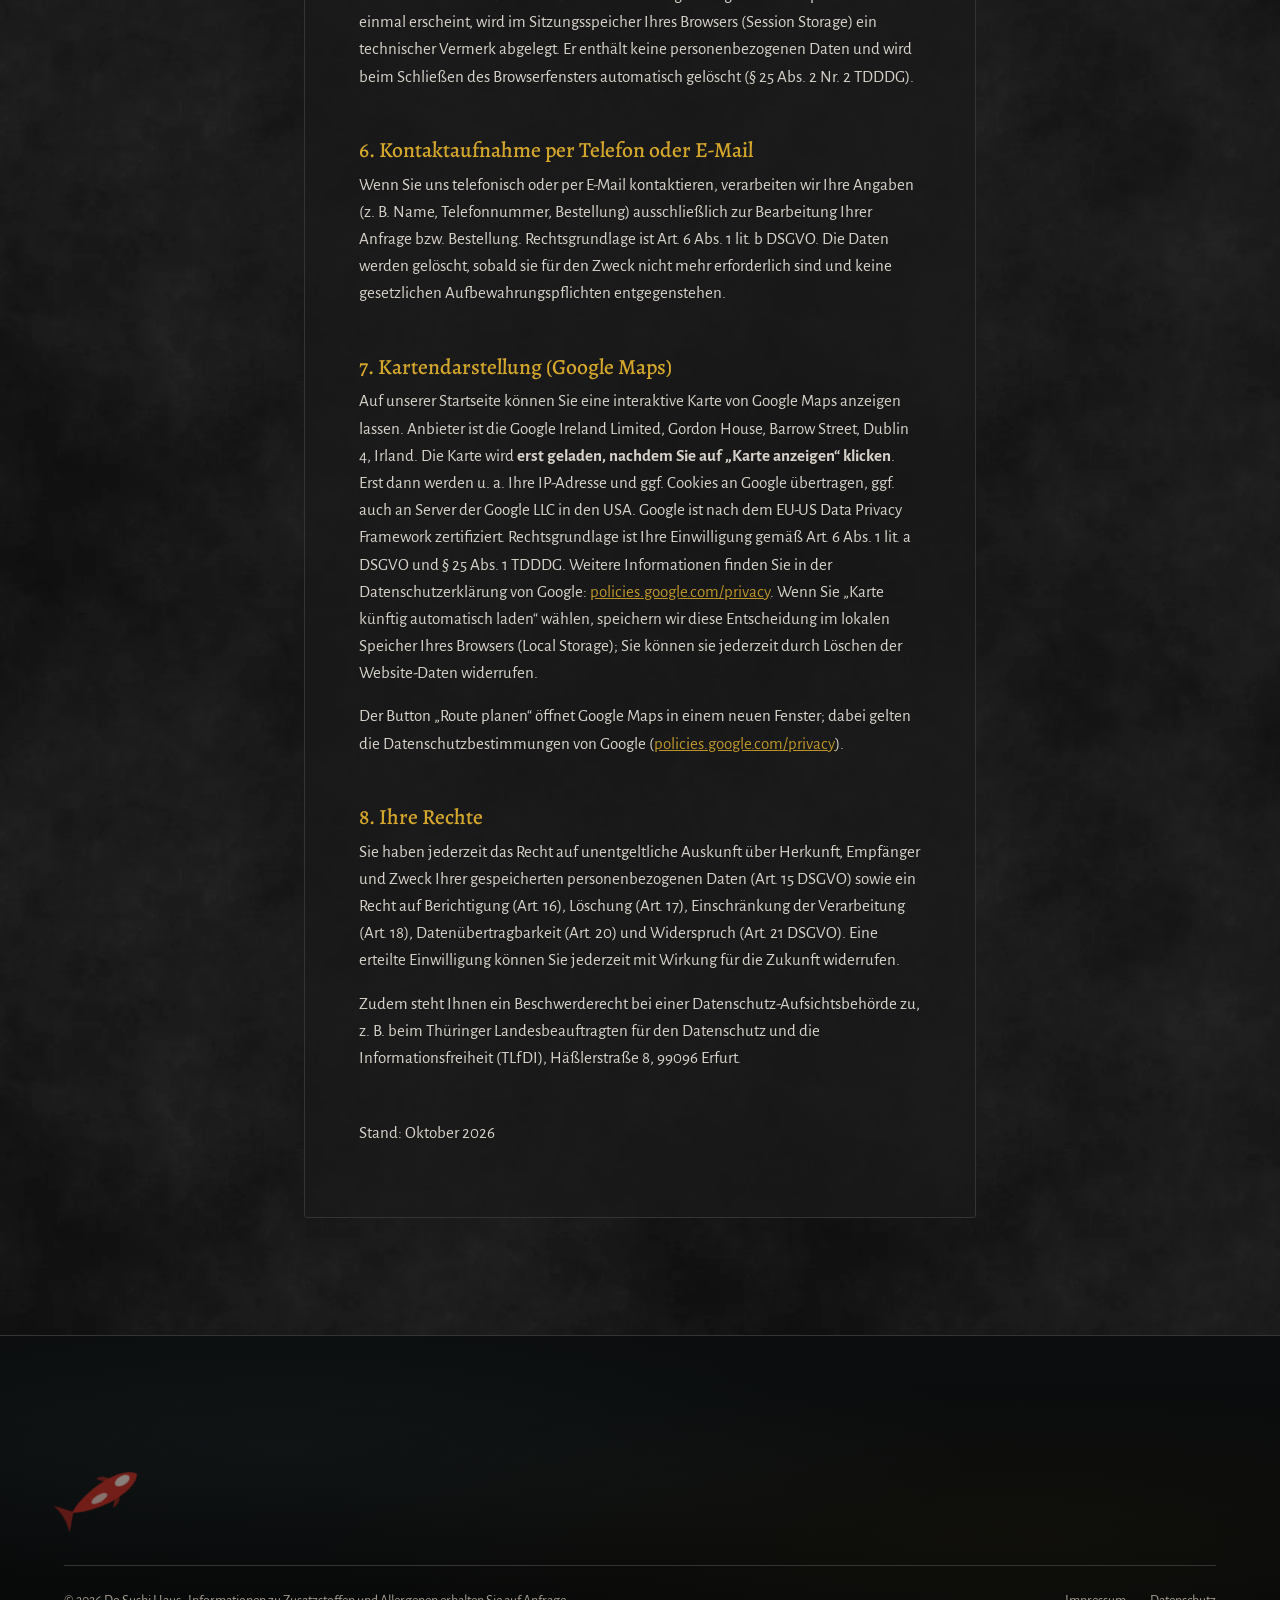
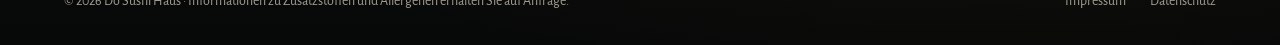
<file: datenschutz.html>
<!doctype html>
<html lang="de">
<head>
<meta charset="utf-8">
<meta name="viewport" content="width=device-width, initial-scale=1, viewport-fit=cover">
<title>Datenschutz – Do Sushi Haus</title>
<meta name="robots" content="noindex, follow">
<meta name="theme-color" content="#111111">
<link rel="icon" type="image/png" sizes="32x32" href="assets/img/favicon-32.png">
<link rel="icon" type="image/png" sizes="192x192" href="assets/img/icon-192.png">
<link rel="apple-touch-icon" href="assets/img/apple-touch-icon.png">
<link rel="stylesheet" href="css/style.css">
<link rel="stylesheet" href="css/home.css">
<link rel="stylesheet" href="css/menu.css">
<link rel="stylesheet" href="css/motion.css">
<style>
  .legal { padding-bottom: var(--section-y); }
  .legal__body { background: rgba(26,26,26,.7); border: 1px solid var(--line); border-radius: var(--radius); padding: clamp(1.5rem, 1rem + 3vw, 3.5rem); }
  .legal h2 { font-size: 1.35rem; color: var(--gold); margin: var(--s-6) 0 var(--s-2); }
  .legal h2:first-child { margin-top: 0; }
  .legal p, .legal li { color: var(--ink); opacity: .88; }
  .legal ul { padding-left: 1.2em; margin: 0 0 var(--s-3); }
  .legal a { color: var(--gold); }
  .ph-mark { background: rgba(198,42,31,.18); color: #ff9d8f; padding: 0 .3em; border-radius: 2px; }
</style>
</head>
<body class="slate">
<!-- ===== Shared SVG symbols ===== -->
<svg width="0" height="0" style="position:absolute" aria-hidden="true">
  <filter id="rough"><feTurbulence type="fractalNoise" baseFrequency=".9" numOctaves="2" result="n"/><feDisplacementMap in="SourceGraphic" in2="n" scale="2.5"/></filter>
  <filter id="brushy"><feTurbulence type="fractalNoise" baseFrequency=".04 .6" numOctaves="2" result="n"/><feDisplacementMap in="SourceGraphic" in2="n" scale="3"/></filter>
  <symbol id="i-phone" viewBox="0 0 24 24"><path fill="currentColor" d="M6.6 10.8a15.1 15.1 0 0 0 6.6 6.6l2.2-2.2c.3-.3.7-.4 1-.2 1.1.4 2.3.6 3.6.6.6 0 1 .4 1 1V20c0 .6-.4 1-1 1A17 17 0 0 1 3 4c0-.6.4-1 1-1h3.5c.6 0 1 .4 1 1 0 1.3.2 2.5.6 3.6.1.3 0 .7-.2 1l-2.3 2.2z"/></symbol>
  <symbol id="i-insta" viewBox="0 0 24 24"><g fill="none" stroke="currentColor" stroke-width="1.6"><rect x="3" y="3" width="18" height="18" rx="5"/><circle cx="12" cy="12" r="4"/><circle cx="17.5" cy="6.5" r=".6" fill="currentColor"/></g></symbol>
  <symbol id="i-pin" viewBox="0 0 24 24"><g fill="none" stroke="currentColor" stroke-width="1.6"><path d="M12 21s-7-6.2-7-11.5A7 7 0 0 1 19 9.5C19 14.8 12 21 12 21z"/><circle cx="12" cy="9.5" r="2.5"/></g></symbol>
  <symbol id="i-fish" viewBox="0 0 48 48"><g fill="none" stroke="currentColor" stroke-width="1.4" stroke-linecap="round"><path d="M6 24c6-9 18-12 28-6l8-6v24l-8-6C24 36 12 33 6 24z"/><circle cx="14" cy="22" r="1.2" fill="currentColor"/><path d="M22 18c2 4 2 8 0 12"/></g></symbol>
  <symbol id="i-hands" viewBox="0 0 48 48"><g fill="none" stroke="currentColor" stroke-width="1.4" stroke-linecap="round"><path d="M8 40 30 6M14 42 38 10"/><ellipse cx="26" cy="34" rx="12" ry="6"/><path d="M14 34c0 6 24 6 24 0"/></g></symbol>
  <symbol id="i-leaf" viewBox="0 0 48 48"><g fill="none" stroke="currentColor" stroke-width="1.4" stroke-linecap="round"><path d="M10 38C8 20 20 8 40 8c0 20-12 32-30 30z"/><path d="M10 38 30 18"/></g></symbol>
  <symbol id="lantern" viewBox="0 0 64 132">
    <defs>
      <radialGradient id="lgBody" cx=".5" cy=".46" r=".62">
        <stop offset="0" stop-color="#ffd27a"/><stop offset=".28" stop-color="#f08a3a"/>
        <stop offset=".62" stop-color="#c8361f"/><stop offset="1" stop-color="#6e140c"/>
      </radialGradient>
      <linearGradient id="lgSide" x1="0" x2="1">
        <stop offset="0" stop-color="#000" stop-opacity=".45"/><stop offset=".22" stop-color="#000" stop-opacity="0"/>
        <stop offset=".78" stop-color="#000" stop-opacity="0"/><stop offset="1" stop-color="#000" stop-opacity=".5"/>
      </linearGradient>
      <linearGradient id="lgCap" x1="0" x2="0" y1="0" y2="1">
        <stop offset="0" stop-color="#2a2620"/><stop offset=".5" stop-color="#0f0e0c"/><stop offset="1" stop-color="#1c1915"/>
      </linearGradient>
      <linearGradient id="lgTassel" x1="0" x2="0" y1="0" y2="1">
        <stop offset="0" stop-color="#c62a1f"/><stop offset="1" stop-color="#7a1610" stop-opacity=".2"/>
      </linearGradient>
      <clipPath id="lgClip"><path d="M14 27 C2 46 2 82 14 101 L50 101 C62 82 62 46 50 27 Z"/></clipPath>
    </defs>
    <!-- hanging cord + ring -->
    <path d="M32 0 V11" stroke="#3d3a35" stroke-width="1.4"/>
    <circle cx="32" cy="13" r="2.4" fill="none" stroke="#d4a72c" stroke-width="1.2"/>
    <!-- warm halo -->
    <ellipse class="lantern__glow" cx="32" cy="64" rx="34" ry="44" fill="#ff8a2e"/>
    <!-- top cap (lacquer, gold rim) -->
    <path d="M19 16 H45 L48 23 H16 Z" fill="url(#lgCap)"/>
    <path d="M16 23 H48" stroke="#d4a72c" stroke-width="1.2"/>
    <rect x="14" y="23.5" width="36" height="4" rx="1.5" fill="url(#lgCap)"/>
    <!-- paper body -->
    <g clip-path="url(#lgClip)">
      <rect x="0" y="24" width="64" height="80" fill="url(#lgBody)"/>
      <!-- bamboo ribs follow the curve -->
      <g fill="none" stroke="#5e120b" stroke-opacity=".55" stroke-width=".9">
        <path d="M8 34 Q32 38 56 34"/><path d="M5 43 Q32 48 59 43"/><path d="M4 52 Q32 57 60 52"/>
        <path d="M4 61 Q32 66 60 61"/><path d="M4 70 Q32 75 60 70"/><path d="M5 79 Q32 84 59 79"/>
        <path d="M7 88 Q32 92 57 88"/><path d="M10 96 Q32 99 54 96"/>
      </g>
      <!-- vertical seams -->
      <g fill="none" stroke="#5e120b" stroke-opacity=".28" stroke-width=".7">
        <path d="M22 27 Q17 64 22 101"/><path d="M42 27 Q47 64 42 101"/><path d="M32 27 V101"/>
      </g>
      <!-- gold seigaiha crest -->
      <g fill="none" stroke="#f6dd8c" stroke-opacity=".75" stroke-width="1">
        <circle cx="32" cy="64" r="9.5" stroke-opacity=".5"/>
        <path d="M24 67 a4 4 0 0 1 8 0 a4 4 0 0 1 8 0"/>
        <path d="M26 67 a2 2 0 0 1 4 0 M34 67 a2 2 0 0 1 4 0"/>
        <path d="M28 62 a4 4 0 0 1 8 0" stroke-opacity=".6"/>
      </g>
      <rect x="0" y="24" width="64" height="80" fill="url(#lgSide)"/>
      <!-- paper highlight -->
      <ellipse cx="24" cy="50" rx="5" ry="16" fill="#fff" opacity=".12"/>
    </g>
    <!-- bottom cap -->
    <rect x="14" y="100.5" width="36" height="4" rx="1.5" fill="url(#lgCap)"/>
    <path d="M16 104.5 H48" stroke="#d4a72c" stroke-width="1.2"/>
    <path d="M16 104.5 H48 L45 110 H19 Z" fill="url(#lgCap)"/>
    <!-- knot + tassel -->
    <circle cx="32" cy="113" r="2.6" fill="#d4a72c"/>
    <path d="M30.5 115 L28 131 H36 L33.5 115 Z" fill="url(#lgTassel)"/>
    <g stroke="#e0473a" stroke-width=".6" opacity=".7"><path d="M30 117 L29 130"/><path d="M32 117 V131"/><path d="M34 117 L35 130"/></g>
  </symbol>
  <symbol id="koi" viewBox="0 0 100 40">
    <path d="M16 20C8 12 4 6 0 3c4 9 4 25 0 34 4-3 8-9 16-17z" fill="var(--koi-fin, #c62a1f)" opacity=".8"/>
    <path d="M70 11c-4-9-12-11-14-9 4 4 8 8 10 10zM70 29c-4 9-12 11-14 9 4-4 8-8 10-10z" fill="var(--koi-fin, #c62a1f)" opacity=".7"/>
    <path d="M98 20c-6-10-28-14-48-11-15 2-28 6-36 11 8 5 21 9 36 11 20 3 42-1 48-11z" fill="var(--koi-body, #c62a1f)"/>
    <ellipse cx="80" cy="18" rx="9" ry="5" fill="var(--koi-spot, #f2ede3)" opacity=".9"/>
    <ellipse cx="48" cy="22" rx="10" ry="4" fill="var(--koi-spot, #f2ede3)" opacity=".8"/>
  </symbol>
</svg>

<!-- ===== Living background ===== -->
<div class="ambient" aria-hidden="true">
  <div class="ambient__light ambient__light--a"></div>
  <div class="ambient__light ambient__light--b"></div>
  <div class="ambient__spot"></div>
  <div class="ambient__vignette"></div>
</div>


<div class="ambient" aria-hidden="true"><div class="ambient__light ambient__light--a"></div><div class="ambient__light ambient__light--b"></div><div class="ambient__spot"></div><div class="ambient__vignette"></div></div>
<!-- ===== Header ===== -->
<header class="site-header" id="header">
  <div class="container site-header__inner">
    <a class="brand" href="index.html" aria-label="Do Sushi Haus – Startseite">
      <span class="brand__mark"><img src="assets/img/logo-tmp.webp" alt=""></span>
      <span class="brand__name">Do Sushi Haus<small>Japanese Cuisine</small></span>
    </a>
    <nav class="nav" aria-label="Hauptnavigation">
      <ul>
        <li><a href="index.html">Startseite</a></li>
        <li><a href="speisekarte.html">Speisekarte</a></li>
        <li><a href="impressum.html">Impressum</a></li>
        <li><a href="datenschutz.html" aria-current="page">Datenschutz</a></li>
      </ul>
    </nav>
    <a class="btn btn--ghost header-call" href="tel:+4936836098662"><svg><use href="#i-phone"/></svg>03683 6098662</a>
    <button class="menu-toggle" type="button" aria-label="Menü öffnen" aria-expanded="false" aria-controls="mobileMenu" id="menuToggle"><span></span></button>
  </div>
</header>

<div class="mobile-menu" id="mobileMenu">
  <ul>
    <li><a href="index.html">Startseite</a></li>
    <li><a href="speisekarte.html">Speisekarte</a></li>
    <li><a href="impressum.html">Impressum</a></li>
    <li><a href="datenschutz.html" aria-current="page">Datenschutz</a></li>
  </ul>
  <div>
    <p class="label">Bestellung &amp; Reservierung</p>
    <a class="btn btn--primary" href="tel:+4936836098662" style="width:100%"><svg><use href="#i-phone"/></svg>03683 6098662</a>
  </div>
</div>


<main>
  <section class="page-hero">
    <div class="container" data-stagger>
      <p class="label hero__eyebrow">Rechtliches</p>
      <h1 class="display" data-split>Datenschutz</h1>
    </div>
  </section>
  <section class="legal">
    <div class="container measure"><div class="legal__body reveal">
<h2>1. Verantwortlicher</h2>
<p>Verantwortlich für die Datenverarbeitung auf dieser Website ist:<br>Do Sushi Haus<!-- , Inhaber: [Vor- und Nachname] --><br>Steingasse 10, 98574 Schmalkalden<br>Telefon: 03683 6098662<!-- · E-Mail: [E-Mail-Adresse] --></p>

<h2>2. Allgemeines</h2>
<p>Der Schutz Ihrer persönlichen Daten ist uns wichtig. Wir behandeln Ihre personenbezogenen Daten vertraulich und entsprechend der gesetzlichen Datenschutzvorschriften (DSGVO, BDSG, TDDDG) sowie dieser Datenschutzerklärung. Diese Website ist bewusst schlank gehalten: Wir setzen keine Analyse- oder Marketing-Tools ein und binden keine Schriftarten von Drittanbietern ein.</p>

<h2>3. Hosting und Server-Logfiles</h2>
<p>Diese Website wird bei Cloudflare, Inc., 101 Townsend St., San Francisco, CA 94107, USA (Cloudflare Pages) gehostet. Die Datenübermittlung in die USA stützt sich auf das EU-US Data Privacy Framework, nach dem Cloudflare zertifiziert ist. Beim Aufruf der Seiten werden automatisch Informationen in sogenannten Server-Logfiles gespeichert, die Ihr Browser übermittelt:</p>
<ul><li>Browsertyp und Browserversion</li><li>verwendetes Betriebssystem</li><li>Referrer-URL</li><li>Hostname bzw. IP-Adresse des zugreifenden Rechners</li><li>Uhrzeit der Serveranfrage</li></ul>
<p>Die Erfassung erfolgt auf Grundlage von Art. 6 Abs. 1 lit. f DSGVO. Wir haben ein berechtigtes Interesse an der technisch fehlerfreien Darstellung und Sicherheit unserer Website. Eine Zusammenführung mit anderen Datenquellen findet nicht statt. Die Daten werden gelöscht, sobald sie für die Erreichung des Zwecks ihrer Erhebung nicht mehr erforderlich sind.</p>

<h2>4. SSL-/TLS-Verschlüsselung</h2>
<p>Diese Seite nutzt aus Sicherheitsgründen eine SSL- bzw. TLS-Verschlüsselung. Eine verschlüsselte Verbindung erkennen Sie an „https://“ und dem Schloss-Symbol in der Adresszeile Ihres Browsers.</p>

<h2>5. Cookies und lokale Speicherung</h2>
<p>Diese Website setzt keine Cookies. Damit die Begrüßungsanimation pro Besuch nur einmal erscheint, wird im Sitzungsspeicher Ihres Browsers (Session Storage) ein technischer Vermerk abgelegt. Er enthält keine personenbezogenen Daten und wird beim Schließen des Browserfensters automatisch gelöscht (§ 25 Abs. 2 Nr. 2 TDDDG).</p>

<h2>6. Kontaktaufnahme per Telefon oder E-Mail</h2>
<p>Wenn Sie uns telefonisch oder per E-Mail kontaktieren, verarbeiten wir Ihre Angaben (z. B. Name, Telefonnummer, Bestellung) ausschließlich zur Bearbeitung Ihrer Anfrage bzw. Bestellung. Rechtsgrundlage ist Art. 6 Abs. 1 lit. b DSGVO. Die Daten werden gelöscht, sobald sie für den Zweck nicht mehr erforderlich sind und keine gesetzlichen Aufbewahrungspflichten entgegenstehen.</p>

<h2>7. Kartendarstellung (Google Maps)</h2>
<p>Auf unserer Startseite können Sie eine interaktive Karte von Google Maps anzeigen lassen. Anbieter ist die Google Ireland Limited, Gordon House, Barrow Street, Dublin 4, Irland. Die Karte wird <strong>erst geladen, nachdem Sie auf „Karte anzeigen“ klicken</strong>. Erst dann werden u. a. Ihre IP-Adresse und ggf. Cookies an Google übertragen, ggf. auch an Server der Google LLC in den USA. Google ist nach dem EU-US Data Privacy Framework zertifiziert. Rechtsgrundlage ist Ihre Einwilligung gemäß Art. 6 Abs. 1 lit. a DSGVO und § 25 Abs. 1 TDDDG. Weitere Informationen finden Sie in der Datenschutzerklärung von Google: <a class="gold" href="https://policies.google.com/privacy" target="_blank" rel="noopener">policies.google.com/privacy</a>. Wenn Sie „Karte künftig automatisch laden“ wählen, speichern wir diese Entscheidung im lokalen Speicher Ihres Browsers (Local Storage); Sie können sie jederzeit durch Löschen der Website-Daten widerrufen.</p>
<p>Der Button „Route planen“ öffnet Google Maps in einem neuen Fenster; dabei gelten die Datenschutzbestimmungen von Google (<a href="https://policies.google.com/privacy" rel="noopener">policies.google.com/privacy</a>).</p>

<!-- Instagram – vom Inhaber später zu ergänzen:
<h2>Instagram</h2>
<p>[Abschnitt ergänzen, sobald Instagram-Inhalte eingebunden werden. Ein einfacher Link auf das Profil überträgt keine Daten.]</p>
-->

<h2>8. Ihre Rechte</h2>
<p>Sie haben jederzeit das Recht auf unentgeltliche Auskunft über Herkunft, Empfänger und Zweck Ihrer gespeicherten personenbezogenen Daten (Art. 15 DSGVO) sowie ein Recht auf Berichtigung (Art. 16), Löschung (Art. 17), Einschränkung der Verarbeitung (Art. 18), Datenübertragbarkeit (Art. 20) und Widerspruch (Art. 21 DSGVO). Eine erteilte Einwilligung können Sie jederzeit mit Wirkung für die Zukunft widerrufen.</p>
<p>Zudem steht Ihnen ein Beschwerderecht bei einer Datenschutz-Aufsichtsbehörde zu, z. B. beim Thüringer Landesbeauftragten für den Datenschutz und die Informationsfreiheit (TLfDI), Häßlerstraße 8, 99096 Erfurt.</p>

<p class="muted" style="margin-top:var(--s-6)">Stand: Oktober 2026</p>
</div></div>
  </section>
</main>
<!-- ===== Footer: koi pond ===== -->
<footer class="pond">
  <div class="pond__water" id="pond" aria-hidden="true">
    <svg class="pond__koi pond__koi--1" viewBox="0 0 100 40"><use href="#koi"/></svg>
    <svg class="pond__koi pond__koi--2" viewBox="0 0 100 40" style="--koi-body:#d4a72c;--koi-fin:#b88a1a;--koi-spot:#f6e7b0"><use href="#koi"/></svg>
  </div>
  <div class="footer container">
    <div class="footer__grid">
      <div>
        <a class="brand" href="index.html"><span class="brand__mark"><img src="assets/img/logo-tmp.webp" alt=""></span><span class="brand__name">Do Sushi Haus<small>Japanese Cuisine</small></span></a>
        <p style="margin-top:var(--s-3);max-width:22rem">Sushi-Kunst und asiatische Küche in Schmalkalden.</p>
      </div>
      <div>
        <h4>Kontakt</h4>
        <ul><li>Steingasse 10</li><li>98574 Schmalkalden</li><li><a href="tel:+4936836098662">03683 6098662</a></li></ul>
      </div>
      <div>
        <h4>Öffnungszeiten</h4>
        <ul><li>Mo–So</li><li>11:00–14:30 · 16:30–21:00</li></ul>
      </div>
    </div>
    <div class="footer__legal">
      <span>© 2026 Do Sushi Haus · Informationen zu Zusatzstoffen und Allergenen erhalten Sie auf Anfrage.</span>
      <nav aria-label="Rechtliches"><a href="impressum.html">Impressum</a><a href="datenschutz.html" aria-current="page">Datenschutz</a></nav>
    </div>
  </div>
</footer>

<a class="call-fab" href="tel:+4936836098662" aria-label="Anrufen"><svg><use href="#i-phone"/></svg></a>

<script src="js/main.js" defer></script>
<script src="js/motion.js" defer></script>
</body>
</html>
</file>
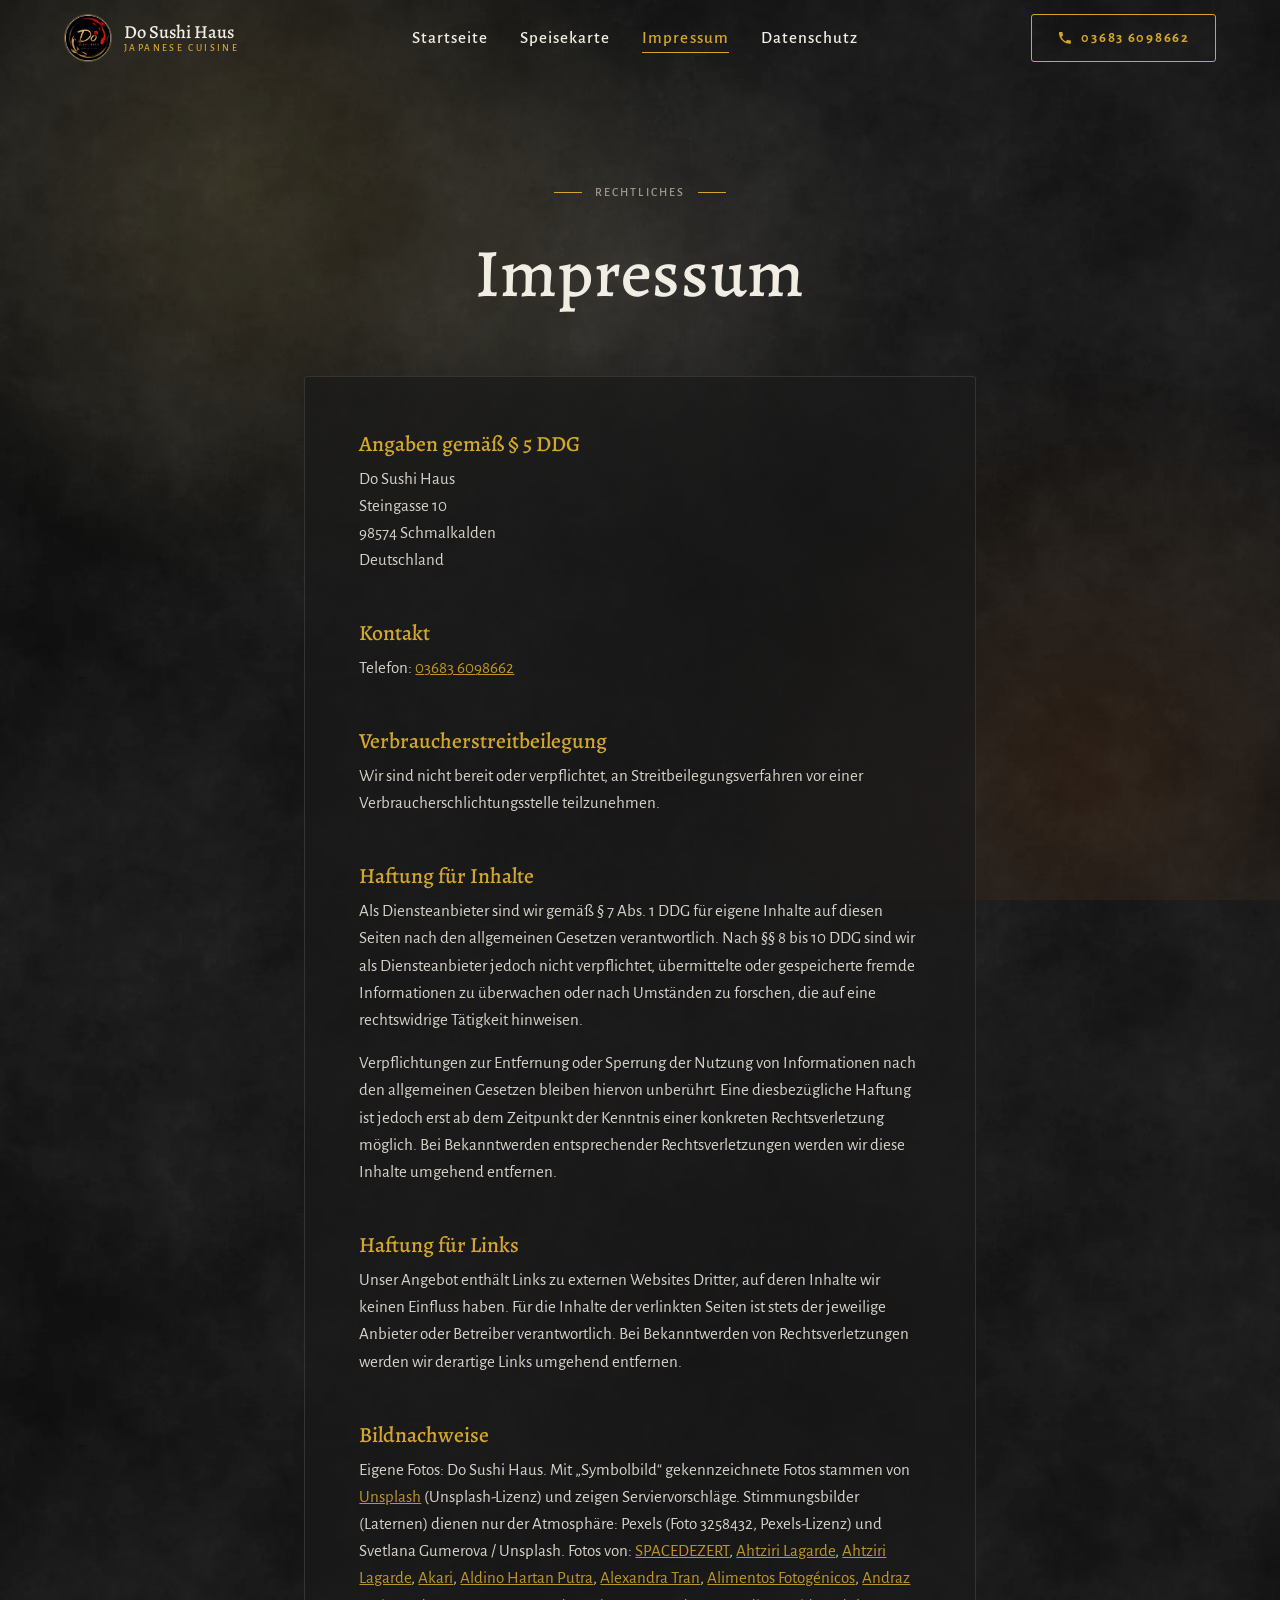
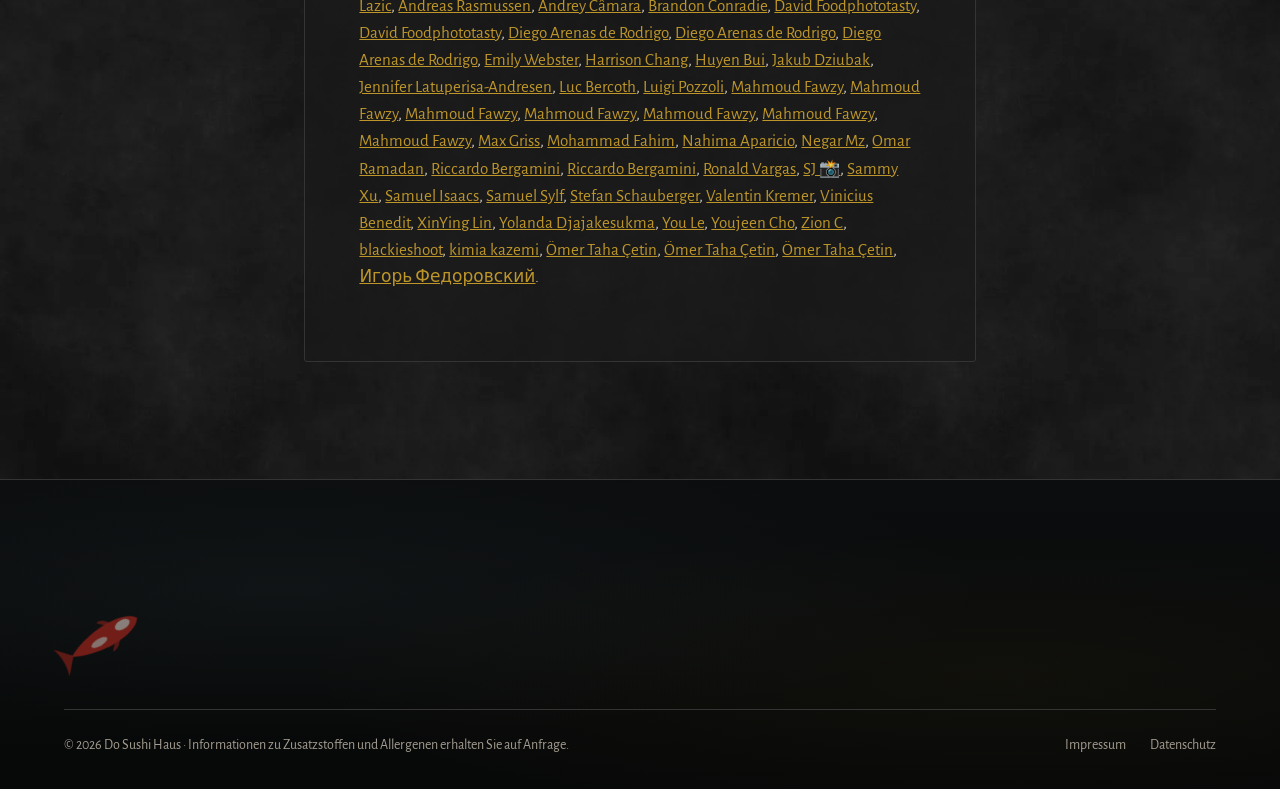
<file: impressum.html>
<!doctype html>
<html lang="de">
<head>
<meta charset="utf-8">
<meta name="viewport" content="width=device-width, initial-scale=1, viewport-fit=cover">
<title>Impressum – Do Sushi Haus</title>
<meta name="robots" content="noindex, follow">
<meta name="theme-color" content="#111111">
<link rel="icon" type="image/png" sizes="32x32" href="assets/img/favicon-32.png">
<link rel="icon" type="image/png" sizes="192x192" href="assets/img/icon-192.png">
<link rel="apple-touch-icon" href="assets/img/apple-touch-icon.png">
<link rel="stylesheet" href="css/style.css">
<link rel="stylesheet" href="css/home.css">
<link rel="stylesheet" href="css/menu.css">
<link rel="stylesheet" href="css/motion.css">
<style>
  .legal { padding-bottom: var(--section-y); }
  .legal__body { background: rgba(26,26,26,.7); border: 1px solid var(--line); border-radius: var(--radius); padding: clamp(1.5rem, 1rem + 3vw, 3.5rem); }
  .legal h2 { font-size: 1.35rem; color: var(--gold); margin: var(--s-6) 0 var(--s-2); }
  .legal h2:first-child { margin-top: 0; }
  .legal p, .legal li { color: var(--ink); opacity: .88; }
  .legal ul { padding-left: 1.2em; margin: 0 0 var(--s-3); }
  .legal a { color: var(--gold); }
  .ph-mark { background: rgba(198,42,31,.18); color: #ff9d8f; padding: 0 .3em; border-radius: 2px; }
</style>
</head>
<body class="slate">
<!-- ===== Shared SVG symbols ===== -->
<svg width="0" height="0" style="position:absolute" aria-hidden="true">
  <filter id="rough"><feTurbulence type="fractalNoise" baseFrequency=".9" numOctaves="2" result="n"/><feDisplacementMap in="SourceGraphic" in2="n" scale="2.5"/></filter>
  <filter id="brushy"><feTurbulence type="fractalNoise" baseFrequency=".04 .6" numOctaves="2" result="n"/><feDisplacementMap in="SourceGraphic" in2="n" scale="3"/></filter>
  <symbol id="i-phone" viewBox="0 0 24 24"><path fill="currentColor" d="M6.6 10.8a15.1 15.1 0 0 0 6.6 6.6l2.2-2.2c.3-.3.7-.4 1-.2 1.1.4 2.3.6 3.6.6.6 0 1 .4 1 1V20c0 .6-.4 1-1 1A17 17 0 0 1 3 4c0-.6.4-1 1-1h3.5c.6 0 1 .4 1 1 0 1.3.2 2.5.6 3.6.1.3 0 .7-.2 1l-2.3 2.2z"/></symbol>
  <symbol id="i-insta" viewBox="0 0 24 24"><g fill="none" stroke="currentColor" stroke-width="1.6"><rect x="3" y="3" width="18" height="18" rx="5"/><circle cx="12" cy="12" r="4"/><circle cx="17.5" cy="6.5" r=".6" fill="currentColor"/></g></symbol>
  <symbol id="i-pin" viewBox="0 0 24 24"><g fill="none" stroke="currentColor" stroke-width="1.6"><path d="M12 21s-7-6.2-7-11.5A7 7 0 0 1 19 9.5C19 14.8 12 21 12 21z"/><circle cx="12" cy="9.5" r="2.5"/></g></symbol>
  <symbol id="i-fish" viewBox="0 0 48 48"><g fill="none" stroke="currentColor" stroke-width="1.4" stroke-linecap="round"><path d="M6 24c6-9 18-12 28-6l8-6v24l-8-6C24 36 12 33 6 24z"/><circle cx="14" cy="22" r="1.2" fill="currentColor"/><path d="M22 18c2 4 2 8 0 12"/></g></symbol>
  <symbol id="i-hands" viewBox="0 0 48 48"><g fill="none" stroke="currentColor" stroke-width="1.4" stroke-linecap="round"><path d="M8 40 30 6M14 42 38 10"/><ellipse cx="26" cy="34" rx="12" ry="6"/><path d="M14 34c0 6 24 6 24 0"/></g></symbol>
  <symbol id="i-leaf" viewBox="0 0 48 48"><g fill="none" stroke="currentColor" stroke-width="1.4" stroke-linecap="round"><path d="M10 38C8 20 20 8 40 8c0 20-12 32-30 30z"/><path d="M10 38 30 18"/></g></symbol>
  <symbol id="lantern" viewBox="0 0 64 132">
    <defs>
      <radialGradient id="lgBody" cx=".5" cy=".46" r=".62">
        <stop offset="0" stop-color="#ffd27a"/><stop offset=".28" stop-color="#f08a3a"/>
        <stop offset=".62" stop-color="#c8361f"/><stop offset="1" stop-color="#6e140c"/>
      </radialGradient>
      <linearGradient id="lgSide" x1="0" x2="1">
        <stop offset="0" stop-color="#000" stop-opacity=".45"/><stop offset=".22" stop-color="#000" stop-opacity="0"/>
        <stop offset=".78" stop-color="#000" stop-opacity="0"/><stop offset="1" stop-color="#000" stop-opacity=".5"/>
      </linearGradient>
      <linearGradient id="lgCap" x1="0" x2="0" y1="0" y2="1">
        <stop offset="0" stop-color="#2a2620"/><stop offset=".5" stop-color="#0f0e0c"/><stop offset="1" stop-color="#1c1915"/>
      </linearGradient>
      <linearGradient id="lgTassel" x1="0" x2="0" y1="0" y2="1">
        <stop offset="0" stop-color="#c62a1f"/><stop offset="1" stop-color="#7a1610" stop-opacity=".2"/>
      </linearGradient>
      <clipPath id="lgClip"><path d="M14 27 C2 46 2 82 14 101 L50 101 C62 82 62 46 50 27 Z"/></clipPath>
    </defs>
    <!-- hanging cord + ring -->
    <path d="M32 0 V11" stroke="#3d3a35" stroke-width="1.4"/>
    <circle cx="32" cy="13" r="2.4" fill="none" stroke="#d4a72c" stroke-width="1.2"/>
    <!-- warm halo -->
    <ellipse class="lantern__glow" cx="32" cy="64" rx="34" ry="44" fill="#ff8a2e"/>
    <!-- top cap (lacquer, gold rim) -->
    <path d="M19 16 H45 L48 23 H16 Z" fill="url(#lgCap)"/>
    <path d="M16 23 H48" stroke="#d4a72c" stroke-width="1.2"/>
    <rect x="14" y="23.5" width="36" height="4" rx="1.5" fill="url(#lgCap)"/>
    <!-- paper body -->
    <g clip-path="url(#lgClip)">
      <rect x="0" y="24" width="64" height="80" fill="url(#lgBody)"/>
      <!-- bamboo ribs follow the curve -->
      <g fill="none" stroke="#5e120b" stroke-opacity=".55" stroke-width=".9">
        <path d="M8 34 Q32 38 56 34"/><path d="M5 43 Q32 48 59 43"/><path d="M4 52 Q32 57 60 52"/>
        <path d="M4 61 Q32 66 60 61"/><path d="M4 70 Q32 75 60 70"/><path d="M5 79 Q32 84 59 79"/>
        <path d="M7 88 Q32 92 57 88"/><path d="M10 96 Q32 99 54 96"/>
      </g>
      <!-- vertical seams -->
      <g fill="none" stroke="#5e120b" stroke-opacity=".28" stroke-width=".7">
        <path d="M22 27 Q17 64 22 101"/><path d="M42 27 Q47 64 42 101"/><path d="M32 27 V101"/>
      </g>
      <!-- gold seigaiha crest -->
      <g fill="none" stroke="#f6dd8c" stroke-opacity=".75" stroke-width="1">
        <circle cx="32" cy="64" r="9.5" stroke-opacity=".5"/>
        <path d="M24 67 a4 4 0 0 1 8 0 a4 4 0 0 1 8 0"/>
        <path d="M26 67 a2 2 0 0 1 4 0 M34 67 a2 2 0 0 1 4 0"/>
        <path d="M28 62 a4 4 0 0 1 8 0" stroke-opacity=".6"/>
      </g>
      <rect x="0" y="24" width="64" height="80" fill="url(#lgSide)"/>
      <!-- paper highlight -->
      <ellipse cx="24" cy="50" rx="5" ry="16" fill="#fff" opacity=".12"/>
    </g>
    <!-- bottom cap -->
    <rect x="14" y="100.5" width="36" height="4" rx="1.5" fill="url(#lgCap)"/>
    <path d="M16 104.5 H48" stroke="#d4a72c" stroke-width="1.2"/>
    <path d="M16 104.5 H48 L45 110 H19 Z" fill="url(#lgCap)"/>
    <!-- knot + tassel -->
    <circle cx="32" cy="113" r="2.6" fill="#d4a72c"/>
    <path d="M30.5 115 L28 131 H36 L33.5 115 Z" fill="url(#lgTassel)"/>
    <g stroke="#e0473a" stroke-width=".6" opacity=".7"><path d="M30 117 L29 130"/><path d="M32 117 V131"/><path d="M34 117 L35 130"/></g>
  </symbol>
  <symbol id="koi" viewBox="0 0 100 40">
    <path d="M16 20C8 12 4 6 0 3c4 9 4 25 0 34 4-3 8-9 16-17z" fill="var(--koi-fin, #c62a1f)" opacity=".8"/>
    <path d="M70 11c-4-9-12-11-14-9 4 4 8 8 10 10zM70 29c-4 9-12 11-14 9 4-4 8-8 10-10z" fill="var(--koi-fin, #c62a1f)" opacity=".7"/>
    <path d="M98 20c-6-10-28-14-48-11-15 2-28 6-36 11 8 5 21 9 36 11 20 3 42-1 48-11z" fill="var(--koi-body, #c62a1f)"/>
    <ellipse cx="80" cy="18" rx="9" ry="5" fill="var(--koi-spot, #f2ede3)" opacity=".9"/>
    <ellipse cx="48" cy="22" rx="10" ry="4" fill="var(--koi-spot, #f2ede3)" opacity=".8"/>
  </symbol>
</svg>

<!-- ===== Living background ===== -->
<div class="ambient" aria-hidden="true">
  <div class="ambient__light ambient__light--a"></div>
  <div class="ambient__light ambient__light--b"></div>
  <div class="ambient__spot"></div>
  <div class="ambient__vignette"></div>
</div>


<div class="ambient" aria-hidden="true"><div class="ambient__light ambient__light--a"></div><div class="ambient__light ambient__light--b"></div><div class="ambient__spot"></div><div class="ambient__vignette"></div></div>
<!-- ===== Header ===== -->
<header class="site-header" id="header">
  <div class="container site-header__inner">
    <a class="brand" href="index.html" aria-label="Do Sushi Haus – Startseite">
      <span class="brand__mark"><img src="assets/img/logo-tmp.webp" alt=""></span>
      <span class="brand__name">Do Sushi Haus<small>Japanese Cuisine</small></span>
    </a>
    <nav class="nav" aria-label="Hauptnavigation">
      <ul>
        <li><a href="index.html">Startseite</a></li>
        <li><a href="speisekarte.html">Speisekarte</a></li>
        <li><a href="impressum.html" aria-current="page">Impressum</a></li>
        <li><a href="datenschutz.html">Datenschutz</a></li>
      </ul>
    </nav>
    <a class="btn btn--ghost header-call" href="tel:+4936836098662"><svg><use href="#i-phone"/></svg>03683 6098662</a>
    <button class="menu-toggle" type="button" aria-label="Menü öffnen" aria-expanded="false" aria-controls="mobileMenu" id="menuToggle"><span></span></button>
  </div>
</header>

<div class="mobile-menu" id="mobileMenu">
  <ul>
    <li><a href="index.html">Startseite</a></li>
    <li><a href="speisekarte.html">Speisekarte</a></li>
    <li><a href="impressum.html" aria-current="page">Impressum</a></li>
    <li><a href="datenschutz.html">Datenschutz</a></li>
  </ul>
  <div>
    <p class="label">Bestellung &amp; Reservierung</p>
    <a class="btn btn--primary" href="tel:+4936836098662" style="width:100%"><svg><use href="#i-phone"/></svg>03683 6098662</a>
  </div>
</div>


<main>
  <section class="page-hero">
    <div class="container" data-stagger>
      <p class="label hero__eyebrow">Rechtliches</p>
      <h1 class="display" data-split>Impressum</h1>
    </div>
  </section>
  <section class="legal">
    <div class="container measure"><div class="legal__body reveal">
<h2>Angaben gemäß § 5 DDG</h2>
<p>Do Sushi Haus<br><!-- Inhaber: [Vor- und Nachname des Inhabers]<br> -->Steingasse 10<br>98574 Schmalkalden<br>Deutschland</p>

<h2>Kontakt</h2>
<p>Telefon: <a href="tel:+4936836098662">03683 6098662</a><!-- <br>E-Mail: [E-Mail-Adresse] --></p>

<!-- Umsatzsteuer-ID – einblenden, sobald vorhanden:
<h2>Umsatzsteuer-ID</h2>
<p>Umsatzsteuer-Identifikationsnummer gemäß § 27a UStG: [USt-IdNr.]</p>
-->

<h2>Verbraucherstreitbeilegung</h2>
<p>Wir sind nicht bereit oder verpflichtet, an Streitbeilegungsverfahren vor einer Verbraucherschlichtungsstelle teilzunehmen.</p>

<h2>Haftung für Inhalte</h2>
<p>Als Diensteanbieter sind wir gemäß § 7 Abs. 1 DDG für eigene Inhalte auf diesen Seiten nach den allgemeinen Gesetzen verantwortlich. Nach §§ 8 bis 10 DDG sind wir als Diensteanbieter jedoch nicht verpflichtet, übermittelte oder gespeicherte fremde Informationen zu überwachen oder nach Umständen zu forschen, die auf eine rechtswidrige Tätigkeit hinweisen.</p>
<p>Verpflichtungen zur Entfernung oder Sperrung der Nutzung von Informationen nach den allgemeinen Gesetzen bleiben hiervon unberührt. Eine diesbezügliche Haftung ist jedoch erst ab dem Zeitpunkt der Kenntnis einer konkreten Rechtsverletzung möglich. Bei Bekanntwerden entsprechender Rechtsverletzungen werden wir diese Inhalte umgehend entfernen.</p>

<h2>Haftung für Links</h2>
<p>Unser Angebot enthält Links zu externen Websites Dritter, auf deren Inhalte wir keinen Einfluss haben. Für die Inhalte der verlinkten Seiten ist stets der jeweilige Anbieter oder Betreiber verantwortlich. Bei Bekanntwerden von Rechtsverletzungen werden wir derartige Links umgehend entfernen.</p>

<h2>Bildnachweise</h2>
<p>Eigene Fotos: Do Sushi Haus. Mit „Symbolbild“ gekennzeichnete Fotos stammen von <a href="https://unsplash.com" rel="noopener">Unsplash</a> (Unsplash-Lizenz) und zeigen Serviervorschläge. Stimmungsbilder (Laternen) dienen nur der Atmosphäre: Pexels (Foto 3258432, Pexels-Lizenz) und Svetlana Gumerova / Unsplash. Fotos von: <a href="https://unsplash.com/photos/a-white-plate-topped-with-sushi-on-top-of-a-table-B-TXhdhNtOQ" rel="noopener">SPACEDEZERT</a>, <a href="https://unsplash.com/photos/a-black-plate-topped-with-sushi-next-to-a-cup-of-tea-4_FsMDmCc6A" rel="noopener">Ahtziri Lagarde</a>, <a href="https://unsplash.com/photos/a-black-plate-topped-with-sushi-on-top-of-a-table-Fq13XX9mNvw" rel="noopener">Ahtziri Lagarde</a>, <a href="https://unsplash.com/photos/nigiri-sushi-on-dark-plates-FrGqzIeSEXI" rel="noopener">Akari</a>, <a href="https://unsplash.com/photos/a-wooden-table-topped-with-bowls-of-food-2CvGJqeZHNw" rel="noopener">Aldino Hartan Putra</a>, <a href="https://unsplash.com/photos/brown-bread-on-white-ceramic-plate-UkudQyyeovs" rel="noopener">Alexandra Tran</a>, <a href="https://unsplash.com/photos/a-black-plate-topped-with-sushi-and-vegetables-XY7UQ-O-Bns" rel="noopener">Alimentos Fotogénicos</a>, <a href="https://unsplash.com/photos/brown-cookies-on-black-table-iy_MT2ifklc" rel="noopener">Andraz Lazic</a>, <a href="https://unsplash.com/photos/vegetable-salad-in-white-ceramic-bowl-ZwzZ5F_pIBU" rel="noopener">Andreas Rasmussen</a>, <a href="https://unsplash.com/photos/a-person-holding-a-piece-of-sushi-with-chopsticks-WdodX3Giv2w" rel="noopener">Andrey Câmara</a>, <a href="https://unsplash.com/photos/a-sushi-dish-is-served-on-a-black-plate-IPigp0qQdEM" rel="noopener">Brandon Conradie</a>, <a href="https://unsplash.com/photos/a-wooden-cutting-board-with-a-cake-on-a-table-zKs7oBwQiak" rel="noopener">David Foodphototasty</a>, <a href="https://unsplash.com/photos/food-on-a-table-2zcNfPQHlkU" rel="noopener">David Foodphototasty</a>, <a href="https://unsplash.com/photos/chopsticks-holding-a-single-piece-of-sushi-roll-bQHK2Z3NIY0" rel="noopener">Diego Arenas de Rodrigo</a>, <a href="https://unsplash.com/photos/fried-seafood-and-vegetables-with-rice--lvFkJo7FTw" rel="noopener">Diego Arenas de Rodrigo</a>, <a href="https://unsplash.com/photos/sushi-roll-with-chopsticks-on-dark-background-rDPCmO_jjkc" rel="noopener">Diego Arenas de Rodrigo</a>, <a href="https://unsplash.com/photos/spring-rolls-on-plate-L7dVTV02afU" rel="noopener">Emily Webster</a>, <a href="https://unsplash.com/photos/a-white-plate-topped-with-cucumbers-on-top-of-a-wooden-table-5sX7xNxZQ9o" rel="noopener">Harrison Chang</a>, <a href="https://unsplash.com/photos/a-bowl-filled-with-lots-of-different-types-of-food-a07BcNKwK5I" rel="noopener">Huyen Bui</a>, <a href="https://unsplash.com/photos/sushi-on-black-ceramic-plate-iOHJKJqO6E0" rel="noopener">Jakub Dziubak</a>, <a href="https://unsplash.com/photos/green-and-white-vegetable-dish-54iqhwYbNyI" rel="noopener">Jennifer Latuperisa-Andresen</a>, <a href="https://unsplash.com/photos/a-black-plate-topped-with-sushi-and-chopsticks-4ykELaXgeOM" rel="noopener">Luc Bercoth</a>, <a href="https://unsplash.com/photos/food-lot-close-up-photography-wmPDe9OnXT4" rel="noopener">Luigi Pozzoli</a>, <a href="https://unsplash.com/photos/brown-and-white-bread-with-chocolate-n1DePkKznLY" rel="noopener">Mahmoud Fawzy</a>, <a href="https://unsplash.com/photos/brown-and-white-cupcakes-on-black-tray-EqoCUzG9200" rel="noopener">Mahmoud Fawzy</a>, <a href="https://unsplash.com/photos/sushi-on-black-rectangular-tray-CIlzXVlYQJQ" rel="noopener">Mahmoud Fawzy</a>, <a href="https://unsplash.com/photos/sushi-on-black-rectangular-tray-qL1epYy4hdU" rel="noopener">Mahmoud Fawzy</a>, <a href="https://unsplash.com/photos/sushi-on-white-ceramic-plate-FBezBX26dyY" rel="noopener">Mahmoud Fawzy</a>, <a href="https://unsplash.com/photos/white-and-brown-cake-on-black-surface-Wo7zARfuh_4" rel="noopener">Mahmoud Fawzy</a>, <a href="https://unsplash.com/photos/white-and-brown-round-food-on-white-ceramic-plate-MgvByrhYz24" rel="noopener">Mahmoud Fawzy</a>, <a href="https://unsplash.com/photos/fried-shrimp-sushi-rolls-with-avocado-and-spicy-mayonnaise-K7eo8WOkShA" rel="noopener">Max Griss</a>, <a href="https://unsplash.com/photos/fried-rice-with-chicken-and-vegetables-on-plate-gpkRa3elzrI" rel="noopener">Mohammad Fahim</a>, <a href="https://unsplash.com/photos/a-plate-of-sushi-_vGfJ3J884g" rel="noopener">Nahima Aparicio</a>, <a href="https://unsplash.com/photos/a-plate-of-food-on-a-wooden-table-gWNjVpPZGrA" rel="noopener">Negar Mz</a>, <a href="https://unsplash.com/photos/fresh-colorful-poke-bowl-on-a-round-wooden-table-H-DKnqVDOUk" rel="noopener">Omar Ramadan</a>, <a href="https://unsplash.com/photos/food-photography-of-varieties-of-sushies-O2yNzXdqOu0" rel="noopener">Riccardo Bergamini</a>, <a href="https://unsplash.com/photos/pasta-on-plate-Xe14NrSK9io" rel="noopener">Riccardo Bergamini</a>, <a href="https://unsplash.com/photos/a-white-plate-topped-with-sushi-and-chopsticks-P6holuQ8uw4" rel="noopener">Ronald Vargas</a>, <a href="https://unsplash.com/photos/a-plate-of-food-on-a-table-next-to-a-glass-of-orange-juice-VeK39ynd3Ac" rel="noopener">SJ 📸</a>, <a href="https://unsplash.com/photos/freshly-sliced-sashimi-is-artfully-arranged-on-ice-5v29wo-fF0g" rel="noopener">Sammy Xu</a>, <a href="https://unsplash.com/photos/seared-tuna-slices-on-scalloped-plate-XrGsr9t67Zo" rel="noopener">Samuel Isaacs</a>, <a href="https://unsplash.com/photos/assorted-sushi-platter-with-salmon-vzKTeo6N3lM" rel="noopener">Samuel Sylf</a>, <a href="https://unsplash.com/photos/a-black-plate-with-some-food-in-it-YgoiyrdEuMc" rel="noopener">Stefan Schauberger</a>, <a href="https://unsplash.com/photos/sushi-plates-on-gray-platter-UTUENGAbNg0" rel="noopener">Valentin Kremer</a>, <a href="https://unsplash.com/photos/salmon-sushi-rolls-on-plate--1GEAA8q3wk" rel="noopener">Vinicius Benedit</a>, <a href="https://unsplash.com/photos/bowl-of-tofu-corn-broccoli-and-carrots-_VWg1YZNDnM" rel="noopener">XinYing Lin</a>, <a href="https://unsplash.com/photos/sushi-on-brown-wooden-table-dV9GoGyODPQ" rel="noopener">Yolanda Djajakesukma</a>, <a href="https://unsplash.com/photos/a-plate-of-food-5wWAIfnx1rM" rel="noopener">You Le</a>, <a href="https://unsplash.com/photos/noodle-soup-on-black-bowl-1zlLiOT81Jw" rel="noopener">Youjeen Cho</a>, <a href="https://unsplash.com/photos/a-wooden-table-topped-with-bowls-of-food-3dLugt4oBLU" rel="noopener">Zion C</a>, <a href="https://unsplash.com/photos/a-tray-of-sushi-with-avocado-and-salmon-Y3qFrmCGGCw" rel="noopener">blackieshoot</a>, <a href="https://unsplash.com/photos/a-black-plate-topped-with-sushi-covered-in-sauce-6h67YVuQggI" rel="noopener">kimia kazemi</a>, <a href="https://unsplash.com/photos/a-close-up-of-a-sushi-roll-on-a-table-quOZwIpGm58" rel="noopener">Ömer Taha Çetin</a>, <a href="https://unsplash.com/photos/a-close-up-of-a-sushi-with-chopsticks-TfprEYG22cM" rel="noopener">Ömer Taha Çetin</a>, <a href="https://unsplash.com/photos/a-sushi-roll-covered-in-sesame-seeds--jG4NlPh7O4" rel="noopener">Ömer Taha Çetin</a>, <a href="https://unsplash.com/photos/a-black-plate-topped-with-a-roll-covered-in-sushi-QEdTPVeG90k" rel="noopener">Игорь Федоровский</a>.</p>
</div></div>
  </section>
</main>
<!-- ===== Footer: koi pond ===== -->
<footer class="pond">
  <div class="pond__water" id="pond" aria-hidden="true">
    <svg class="pond__koi pond__koi--1" viewBox="0 0 100 40"><use href="#koi"/></svg>
    <svg class="pond__koi pond__koi--2" viewBox="0 0 100 40" style="--koi-body:#d4a72c;--koi-fin:#b88a1a;--koi-spot:#f6e7b0"><use href="#koi"/></svg>
  </div>
  <div class="footer container">
    <div class="footer__grid">
      <div>
        <a class="brand" href="index.html"><span class="brand__mark"><img src="assets/img/logo-tmp.webp" alt=""></span><span class="brand__name">Do Sushi Haus<small>Japanese Cuisine</small></span></a>
        <p style="margin-top:var(--s-3);max-width:22rem">Sushi-Kunst und asiatische Küche in Schmalkalden.</p>
      </div>
      <div>
        <h4>Kontakt</h4>
        <ul><li>Steingasse 10</li><li>98574 Schmalkalden</li><li><a href="tel:+4936836098662">03683 6098662</a></li></ul>
      </div>
      <div>
        <h4>Öffnungszeiten</h4>
        <ul><li>Mo–So</li><li>11:00–14:30 · 16:30–21:00</li></ul>
      </div>
    </div>
    <div class="footer__legal">
      <span>© 2026 Do Sushi Haus · Informationen zu Zusatzstoffen und Allergenen erhalten Sie auf Anfrage.</span>
      <nav aria-label="Rechtliches"><a href="impressum.html" aria-current="page">Impressum</a><a href="datenschutz.html">Datenschutz</a></nav>
    </div>
  </div>
</footer>

<a class="call-fab" href="tel:+4936836098662" aria-label="Anrufen"><svg><use href="#i-phone"/></svg></a>

<script src="js/main.js" defer></script>
<script src="js/motion.js" defer></script>
</body>
</html>
</file>
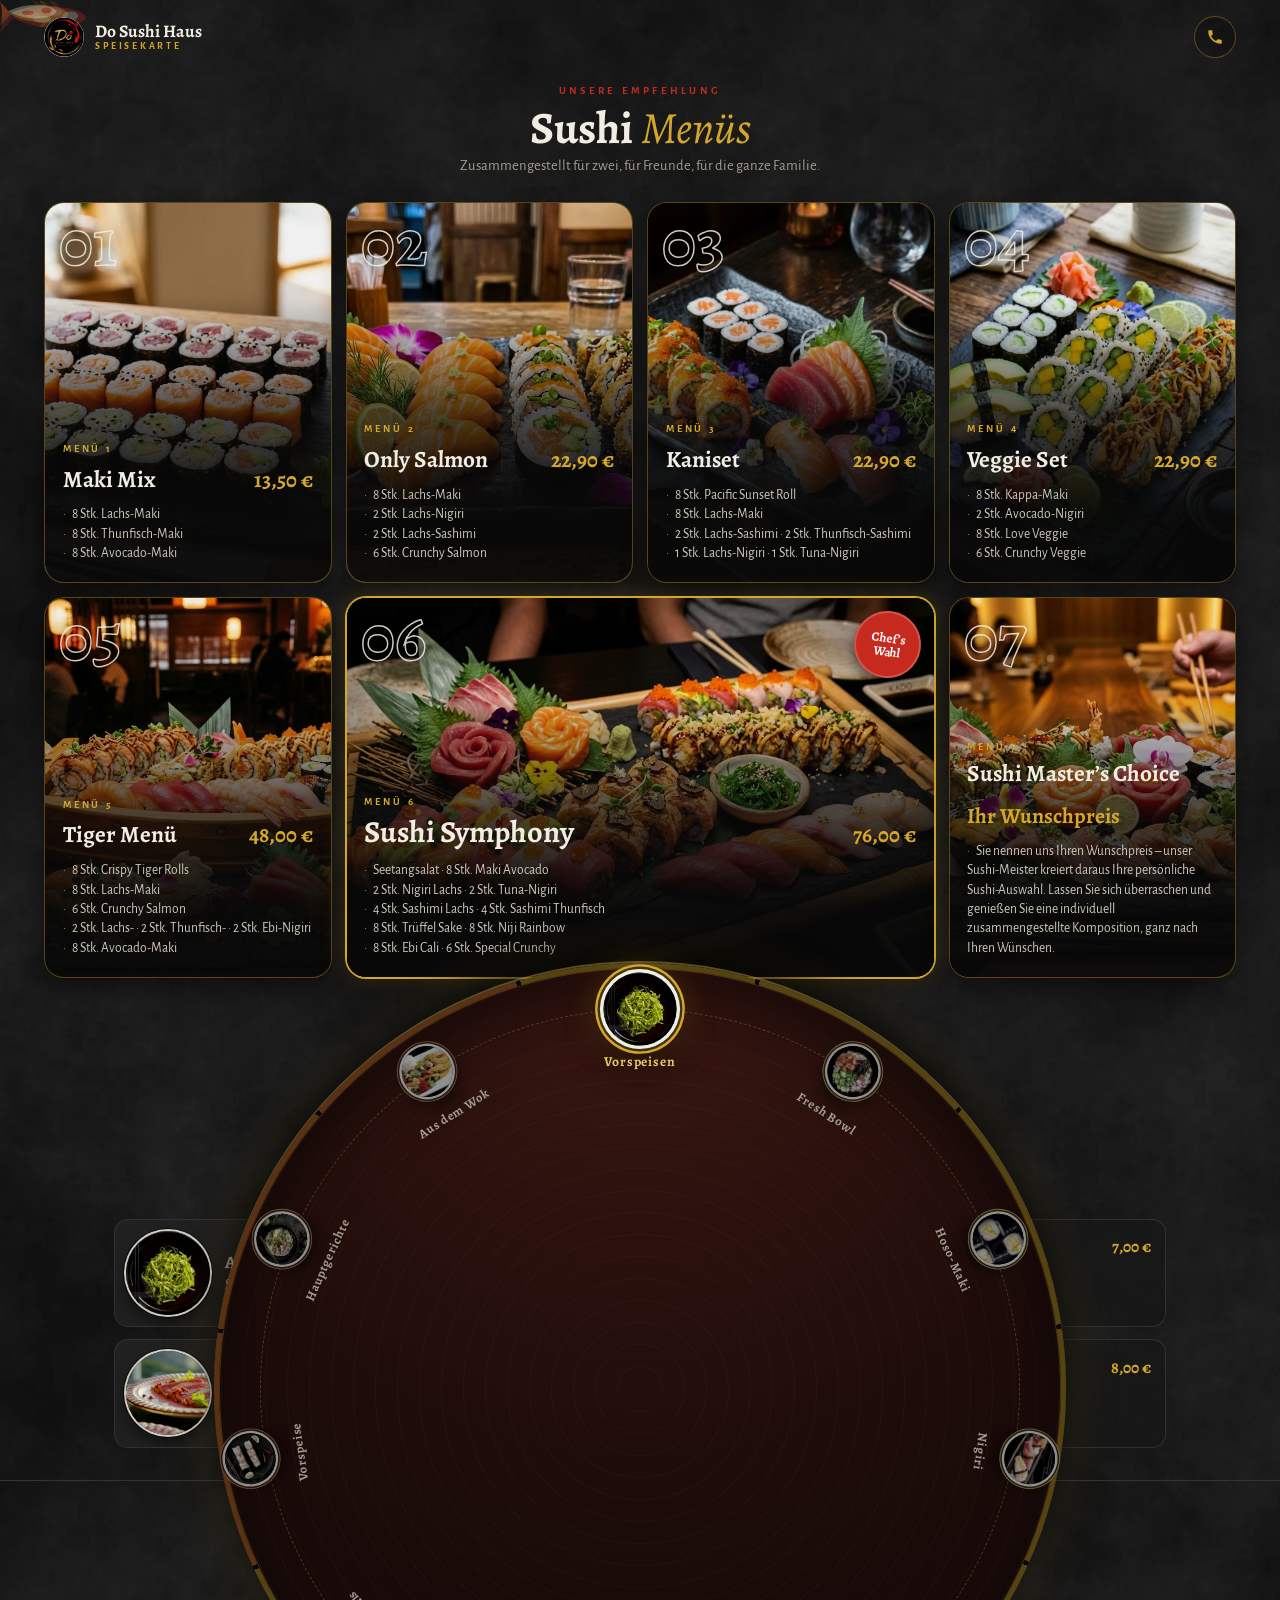
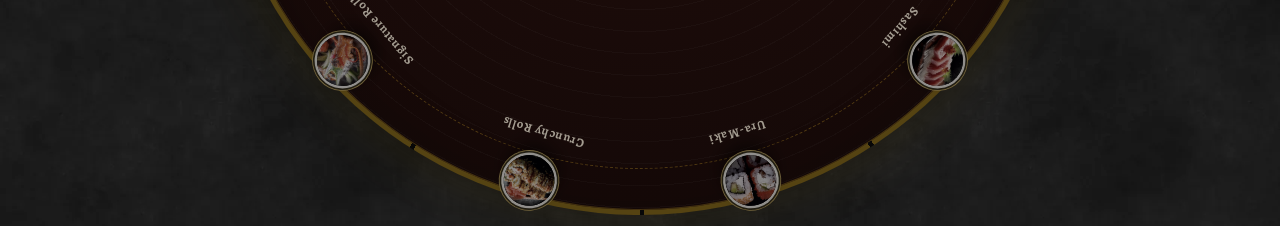
<file: menu.html>
<!doctype html>
<html lang="de">
<head>
<meta charset="utf-8">
<meta name="viewport" content="width=device-width, initial-scale=1, viewport-fit=cover">
<title>Speisekarte – Do Sushi Haus</title>
<meta name="description" content="Die Speisekarte des Do Sushi Haus Schmalkalden: Sushi, Signature Rolls, Sushi-Menüs, Pho, Udon und Wok.">
<meta name="theme-color" content="#111111">
<link rel="icon" type="image/png" sizes="32x32" href="assets/img/favicon-32.png">
<link rel="icon" type="image/png" sizes="192x192" href="assets/img/icon-192.png">
<link rel="apple-touch-icon" href="assets/img/apple-touch-icon.png">
<link rel="stylesheet" href="css/style.css">
<link rel="stylesheet" href="css/qrmenu.css">
</head>
<body class="slate qm">
<div class="qkoi" id="qkoi" aria-hidden="true"></div>

<header class="qm-head">
  <a class="qm-brand" href="index.html" aria-label="Do Sushi Haus – Website">
    <img src="assets/img/logo-tmp.webp" alt="" width="40" height="40">
    <span>Do Sushi Haus<small>Speisekarte</small></span>
  </a>
  <a class="qm-call" href="tel:+4936836098662" aria-label="Anrufen: 03683 6098662"><svg viewBox="0 0 24 24" aria-hidden="true"><path fill="currentColor" d="M6.6 10.8a15.1 15.1 0 0 0 6.6 6.6l2.2-2.2c.3-.3.7-.4 1-.2 1.1.4 2.3.6 3.6.6.6 0 1 .4 1 1V20c0 .6-.4 1-1 1A17 17 0 0 1 3 4c0-.6.4-1 1-1h3.5c.6 0 1 .4 1 1 0 1.3.2 2.5.6 3.6.1.3 0 .7-.2 1l-2.3 2.2z"/></svg></a>
</header>

<main>
  <!-- Featured: Sushi-Menüs (die wichtigsten Angebote) -->
  <section class="qsets" id="qsets" aria-labelledby="qsetsTitle"></section>

  <div class="lz__info" id="lzInfo" aria-live="polite"></div>
  <ul class="qlist" id="qlist"></ul>
</main>

<!-- Lazy-Susan-Dock: drehbarer Teller am unteren Rand, jede Platte = eine Kategorie -->
<nav class="lz" id="lz" aria-label="Kategorien">
  <div class="lz__stage" id="lzStage" aria-roledescription="Drehteller">
    <div class="lz__wheel" id="lzWheel"><div class="lz__disc" id="lzDisc" aria-hidden="true"></div></div>
  </div>
</nav>

<footer class="qm-foot">
  <p>Informationen zu Zusatzstoffen und Allergenen erhalten Sie auf Anfrage.<br>Alle Preise in Euro inkl. MwSt. · Fotos sind Serviervorschläge.</p>
  <p class="qm-foot__addr">Do Sushi Haus · Steingasse 10 · 98574 Schmalkalden</p>
  <p><a href="tel:+4936836098662">03683 6098662</a> · <a href="index.html">Zur Website</a></p>
</footer>

<div class="qsheet" id="qsheet" hidden>
  <div class="qsheet__backdrop" data-close></div>
  <div class="qsheet__panel" role="dialog" aria-modal="true" aria-labelledby="qsheetName">
    <button class="qsheet__close" type="button" data-close aria-label="Schließen">×</button>
    <div class="qsheet__body" id="qsheetBody"></div>
  </div>
</div>

<!-- Datenquelle: identisch mit speisekarte.html -->
<template id="menuData">
<section class="cat" id="vorspeisen" data-cat data-world="sushi">
      <div class="title-frame" data-frame><h3 class="title-frame__box">Vorspeisen</h3></div>
      <div class="cat__body cat__body--wide"><ul class="menu-list" data-stagger><li class="dish dish--img"><button class="dish__thumb" type="button" data-zoom="assets/img/dish/a1.webp" data-cap="Wakame Salat" aria-label="Foto: Wakame Salat"><img src="assets/img/dish/a1.webp" alt="" loading="lazy" width="80" height="80"></button><span class="dish__code">A1.</span><span class="dish__head"><span class="dish__name">Wakame Salat</span></span><span class="dish__price">5,50 €</span><p class="dish__desc">Seetangsalat | Avocado | Rettich | Sesam</p></li><li class="dish dish--img"><button class="dish__thumb" type="button" data-zoom="assets/img/dish/a2.webp" data-cap="Salmon Wakame" aria-label="Foto: Salmon Wakame"><img src="assets/img/dish/a2.webp" alt="" loading="lazy" width="80" height="80"></button><span class="dish__code">A2.</span><span class="dish__head"><span class="dish__name">Salmon Wakame</span></span><span class="dish__price">7,00 €</span><p class="dish__desc">Flambierter Lachs-Sashimi auf Seetang mit Soße</p></li><li class="dish dish--img"><button class="dish__thumb" type="button" data-zoom="assets/img/dish/a3.webp" data-cap="Thunfisch Wakame" aria-label="Foto: Thunfisch Wakame"><img src="assets/img/dish/a3.webp" alt="" loading="lazy" width="80" height="80"></button><span class="dish__code">A3.</span><span class="dish__head"><span class="dish__name">Thunfisch Wakame</span></span><span class="dish__price">7,50 €</span><p class="dish__desc">Flambierter Thunfisch-Sashimi auf Seetang mit Soße</p></li><li class="dish dish--img"><button class="dish__thumb" type="button" data-zoom="assets/img/dish/a4.webp" data-cap="Ebi Temptation" aria-label="Foto: Ebi Temptation"><img src="assets/img/dish/a4.webp" alt="" loading="lazy" width="80" height="80"></button><span class="dish__code">A4.</span><span class="dish__head"><span class="dish__name">Ebi Temptation</span></span><span class="dish__price">8,00 €</span><p class="dish__desc">Panko-Garnelen auf Seetang mit Soße</p></li></ul></div>
    </section>
<section class="cat" id="bowl" data-cat data-world="sushi">
      <div class="title-frame" data-frame><h3 class="title-frame__box">Fresh Bowl</h3><p class="title-frame__desc">Knackiger Salat mit Avocado, Edamame, Gurken, Cherry-Tomaten, Möhren, Mango, Sesam und Süßmais, serviert auf aromatischem Sushi-Reis mit hausgemachtem Dressing.</p></div>
      <div class="cat__body cat__body--wide"><ul class="menu-list" data-stagger><li class="dish dish--img"><button class="dish__thumb" type="button" data-zoom="assets/img/dish/b1.webp" data-cap="Lachs flambiert" aria-label="Foto: Lachs flambiert"><img src="assets/img/dish/b1.webp" alt="" loading="lazy" width="80" height="80"></button><span class="dish__code">B11.</span><span class="dish__head"><span class="dish__name">Lachs flambiert</span></span><span class="dish__price">13,90 €</span></li><li class="dish dish--img"><button class="dish__thumb" type="button" data-zoom="assets/img/dish/b2.webp" data-cap="Thunfisch flambiert" aria-label="Foto: Thunfisch flambiert"><img src="assets/img/dish/b2.webp" alt="" loading="lazy" width="80" height="80"></button><span class="dish__code">B12.</span><span class="dish__head"><span class="dish__name">Thunfisch flambiert</span></span><span class="dish__price">14,90 €</span></li><li class="dish dish--img"><button class="dish__thumb" type="button" data-zoom="assets/img/dish/b3.webp" data-cap="Groß-Garnelen" aria-label="Foto: Groß-Garnelen"><img src="assets/img/dish/b3.webp" alt="" loading="lazy" width="80" height="80"></button><span class="dish__code">B13.</span><span class="dish__head"><span class="dish__name">Groß-Garnelen</span></span><span class="dish__price">13,90 €</span></li><li class="dish dish--img"><button class="dish__thumb" type="button" data-zoom="assets/img/dish/b4.webp" data-cap="Unagi" aria-label="Foto: Unagi"><img src="assets/img/dish/b4.webp" alt="" loading="lazy" width="80" height="80"></button><span class="dish__code">B14.</span><span class="dish__head"><span class="dish__name">Unagi</span></span><span class="dish__price">14,90 €</span><p class="dish__desc">Süßwasser-Aal</p></li><li class="dish dish--img"><button class="dish__thumb" type="button" data-zoom="assets/img/dish/b5.webp" data-cap="Pankohühnerfleisch" aria-label="Foto: Pankohühnerfleisch"><img src="assets/img/dish/b5.webp" alt="" loading="lazy" width="80" height="80"></button><span class="dish__code">B15.</span><span class="dish__head"><span class="dish__name">Pankohühnerfleisch</span></span><span class="dish__price">13,90 €</span></li><li class="dish dish--img"><button class="dish__thumb" type="button" data-zoom="assets/img/dish/b6.webp" data-cap="Tofu Vegan" aria-label="Foto: Tofu Vegan"><img src="assets/img/dish/b6.webp" alt="" loading="lazy" width="80" height="80"></button><span class="dish__code">B16.</span><span class="dish__head"><span class="dish__name">Tofu</span> <span class="tag tag--veg">Vegan</span></span><span class="dish__price">11,90 €</span></li></ul></div>
    </section>
<section class="cat" id="hoso-maki" data-cat data-world="sushi">
      <div class="title-frame" data-frame><h3 class="title-frame__box">Hoso-Maki<span class="title-frame__sub">8 STK.</span></h3><p class="title-frame__desc">Klassische Reisrolle, umhüllt von feinem Nori und gefüllt mit frischem Fisch oder knackigem Gemüse – ein zeitloser Genuss!</p></div>
      <div class="cat__body cat__body--wide"><ul class="menu-list" data-stagger><li class="dish dish--img"><button class="dish__thumb" type="button" data-zoom="assets/img/dish/m1.webp" data-cap="Sake" aria-label="Foto: Sake"><img src="assets/img/dish/m1.webp" alt="" loading="lazy" width="80" height="80"></button><span class="dish__code">M21.</span><span class="dish__head"><span class="dish__name">Sake</span></span><span class="dish__price">5,50 €</span><p class="dish__desc">Schottischer Lachs</p></li><li class="dish dish--img"><button class="dish__thumb" type="button" data-zoom="assets/img/dish/m2.webp" data-cap="Tuna" aria-label="Foto: Tuna"><img src="assets/img/dish/m2.webp" alt="" loading="lazy" width="80" height="80"></button><span class="dish__code">M22.</span><span class="dish__head"><span class="dish__name">Tuna</span></span><span class="dish__price">5,90 €</span><p class="dish__desc">Thunfisch</p></li><li class="dish dish--img"><button class="dish__thumb" type="button" data-zoom="assets/img/dish/m3.webp" data-cap="Ebi" aria-label="Foto: Ebi"><img src="assets/img/dish/m3.webp" alt="" loading="lazy" width="80" height="80"></button><span class="dish__code">M23.</span><span class="dish__head"><span class="dish__name">Ebi</span></span><span class="dish__price">5,50 €</span><p class="dish__desc">Panko-Garnelen</p></li><li class="dish dish--img"><button class="dish__thumb" type="button" data-zoom="assets/img/dish/m4.webp" data-cap="Sake Skin" aria-label="Foto: Sake Skin"><img src="assets/img/dish/m4.webp" alt="" loading="lazy" width="80" height="80"></button><span class="dish__code">M24.</span><span class="dish__head"><span class="dish__name">Sake Skin</span></span><span class="dish__price">5,00 €</span><p class="dish__desc">Frischkäse | gebackene Lachshaut</p></li><li class="dish dish--img"><button class="dish__thumb" type="button" data-zoom="assets/img/dish/m5.webp" data-cap="Kani Maki" aria-label="Foto: Kani Maki"><img src="assets/img/dish/m5.webp" alt="" loading="lazy" width="80" height="80"></button><span class="dish__code">M25.</span><span class="dish__head"><span class="dish__name">Kani Maki</span></span><span class="dish__price">5,50 €</span><p class="dish__desc">Surimi | Avocado</p></li><li class="dish dish--img"><button class="dish__thumb" type="button" data-zoom="assets/img/dish/m6.webp" data-cap="Toriniku" aria-label="Foto: Toriniku"><img src="assets/img/dish/m6.webp" alt="" loading="lazy" width="80" height="80"></button><span class="dish__code">M26.</span><span class="dish__head"><span class="dish__name">Toriniku</span></span><span class="dish__price">5,50 €</span><p class="dish__desc">Panko-Hühnerfleisch</p></li><li class="dish dish--img"><button class="dish__thumb" type="button" data-zoom="assets/img/dish/m7.webp" data-cap="Avocado" aria-label="Foto: Avocado"><img src="assets/img/dish/m7.webp" alt="" loading="lazy" width="80" height="80"></button><span class="dish__code">M27.</span><span class="dish__head"><span class="dish__name">Avocado</span></span><span class="dish__price">5,00 €</span><p class="dish__desc">Avocado</p></li><li class="dish dish--img"><button class="dish__thumb" type="button" data-zoom="assets/img/dish/m8.webp" data-cap="Kappa" aria-label="Foto: Kappa"><img src="assets/img/dish/m8.webp" alt="" loading="lazy" width="80" height="80"></button><span class="dish__code">M28.</span><span class="dish__head"><span class="dish__name">Kappa</span></span><span class="dish__price">5,00 €</span><p class="dish__desc">Gurke</p></li><li class="dish dish--img"><button class="dish__thumb" type="button" data-zoom="assets/img/dish/m9.webp" data-cap="Mango" aria-label="Foto: Mango"><img src="assets/img/dish/m9.webp" alt="" loading="lazy" width="80" height="80"></button><span class="dish__code">M29.</span><span class="dish__head"><span class="dish__name">Mango</span></span><span class="dish__price">5,00 €</span><p class="dish__desc">Mango</p></li></ul></div>
    </section>
<section class="cat" id="nigiri" data-cat data-world="sushi">
      <div class="title-frame" data-frame><h3 class="title-frame__box">Nigiri<span class="title-frame__sub">2 STK.</span></h3><p class="title-frame__desc">Handgeformte Sushi-Reisbällchen, belegt mit zarten Scheiben frischen Fischs – eine authentische Spezialität aus Japan.</p></div>
      <div class="cat__body cat__body--wide"><ul class="menu-list" data-stagger><li class="dish dish--img"><button class="dish__thumb" type="button" data-zoom="assets/img/dish/n1.webp" data-cap="Sake Nigiri" aria-label="Foto: Sake Nigiri"><img src="assets/img/dish/n1.webp" alt="" loading="lazy" width="80" height="80"></button><span class="dish__code">N31.</span><span class="dish__head"><span class="dish__name">Sake Nigiri</span></span><span class="dish__price">5,00 €</span><p class="dish__desc">Schottischer Lachs</p></li><li class="dish dish--img"><button class="dish__thumb" type="button" data-zoom="assets/img/dish/n2.webp" data-cap="Tuna Nigiri" aria-label="Foto: Tuna Nigiri"><img src="assets/img/dish/n2.webp" alt="" loading="lazy" width="80" height="80"></button><span class="dish__code">N32.</span><span class="dish__head"><span class="dish__name">Tuna Nigiri</span></span><span class="dish__price">5,50 €</span><p class="dish__desc">Thunfisch</p></li><li class="dish dish--img"><button class="dish__thumb" type="button" data-zoom="assets/img/dish/n3.webp" data-cap="Flambéed Sake" aria-label="Foto: Flambéed Sake"><img src="assets/img/dish/n3.webp" alt="" loading="lazy" width="80" height="80"></button><span class="dish__code">N33.</span><span class="dish__head"><span class="dish__name">Flambéed Sake</span></span><span class="dish__price">6,00 €</span><p class="dish__desc">Flambierter Lachs mit Teriyaki und Sesam</p></li><li class="dish dish--img"><button class="dish__thumb" type="button" data-zoom="assets/img/dish/n4.webp" data-cap="Flambéed Tuna" aria-label="Foto: Flambéed Tuna"><img src="assets/img/dish/n4.webp" alt="" loading="lazy" width="80" height="80"></button><span class="dish__code">N34.</span><span class="dish__head"><span class="dish__name">Flambéed Tuna</span></span><span class="dish__price">6,50 €</span><p class="dish__desc">Flambierter Thunfisch mit Teriyaki und Sesam</p></li><li class="dish dish--img"><button class="dish__thumb" type="button" data-zoom="assets/img/dish/n5.webp" data-cap="Anago Nigiri" aria-label="Foto: Anago Nigiri"><img src="assets/img/dish/n5.webp" alt="" loading="lazy" width="80" height="80"></button><span class="dish__code">N35.</span><span class="dish__head"><span class="dish__name">Anago Nigiri</span></span><span class="dish__price">6,00 €</span><p class="dish__desc">Flambierter Süßwasser-Aal mit Teriyaki und Sesam</p></li><li class="dish dish--img"><button class="dish__thumb" type="button" data-zoom="assets/img/dish/n6.webp" data-cap="Ebi Nigiri" aria-label="Foto: Ebi Nigiri"><img src="assets/img/dish/n6.webp" alt="" loading="lazy" width="80" height="80"></button><span class="dish__code">N36.</span><span class="dish__head"><span class="dish__name">Ebi Nigiri</span></span><span class="dish__price">5,00 €</span><p class="dish__desc">Garnelen</p></li><li class="dish dish--img"><button class="dish__thumb" type="button" data-zoom="assets/img/dish/n7.webp" data-cap="Avocado Nigiri" aria-label="Foto: Avocado Nigiri"><img src="assets/img/dish/n7.webp" alt="" loading="lazy" width="80" height="80"></button><span class="dish__code">N37.</span><span class="dish__head"><span class="dish__name">Avocado Nigiri</span></span><span class="dish__price">4,70 €</span><p class="dish__desc">Avocado</p></li></ul></div>
    </section>
<section class="cat" id="sashimi" data-cat data-world="sushi">
      <div class="title-frame" data-frame><h3 class="title-frame__box">Sashimi<span class="title-frame__sub">8 STK.</span></h3><p class="title-frame__desc">Reiner Genuss feinster Fischfilets – ganz ohne Reis. Zart, frisch und pur im Geschmack, für ein unvergleichlich intensives Geschmackserlebnis.</p></div>
      <div class="cat__body cat__body--wide"><ul class="menu-list" data-stagger><li class="dish dish--img"><button class="dish__thumb" type="button" data-zoom="assets/img/dish/s1.webp" data-cap="Sake Sashimi" aria-label="Foto: Sake Sashimi"><img src="assets/img/dish/s1.webp" alt="" loading="lazy" width="80" height="80"></button><span class="dish__code">S41.</span><span class="dish__head"><span class="dish__name">Sake Sashimi</span></span><span class="dish__price">14,90 €</span><p class="dish__desc">Schottischer Lachs | Seetang</p></li><li class="dish dish--img"><button class="dish__thumb" type="button" data-zoom="assets/img/dish/s2.webp" data-cap="Tuna Sashimi" aria-label="Foto: Tuna Sashimi"><img src="assets/img/dish/s2.webp" alt="" loading="lazy" width="80" height="80"></button><span class="dish__code">S42.</span><span class="dish__head"><span class="dish__name">Tuna Sashimi</span></span><span class="dish__price">15,90 €</span><p class="dish__desc">Thunfisch | Seetang</p></li><li class="dish dish--img"><button class="dish__thumb" type="button" data-zoom="assets/img/dish/s3.webp" data-cap="Loving Sashimi" aria-label="Foto: Loving Sashimi"><img src="assets/img/dish/s3.webp" alt="" loading="lazy" width="80" height="80"></button><span class="dish__code">S43.</span><span class="dish__head"><span class="dish__name">Loving Sashimi</span></span><span class="dish__price">15,50 €</span><p class="dish__desc">4 Stk. Lachs | 4 Stk. Thunfisch | Seetang</p></li><li class="dish dish--img"><button class="dish__thumb" type="button" data-zoom="assets/img/dish/s4.webp" data-cap="Sashimi Flambéed" aria-label="Foto: Sashimi Flambéed"><img src="assets/img/dish/s4.webp" alt="" loading="lazy" width="80" height="80"></button><span class="dish__code">S44.</span><span class="dish__head"><span class="dish__name">Sashimi Flambéed</span></span><span class="dish__price">16,90 €</span><p class="dish__desc">Alle flambiert: 4 Stk. Lachs | 4 Stk. Thunfisch | Tobiko | Seetang</p></li><li class="dish dish--img"><button class="dish__thumb" type="button" data-zoom="assets/img/dish/s5.webp" data-cap="Sashimi Set" aria-label="Foto: Sashimi Set"><img src="assets/img/dish/s5.webp" alt="" loading="lazy" width="80" height="80"></button><span class="dish__code">S45.</span><span class="dish__head"><span class="dish__name">Sashimi Set</span></span><span class="dish__price">38,50 €</span><p class="dish__desc">Frisch oder flambiert: 8 Stk. Lachs | 8 Stk. Thunfisch | 4 Stk. Unagi | 4 Stk. Garnelen | Tobiko | Seetang</p></li></ul></div>
    </section>
<section class="cat" id="ura-maki" data-cat data-world="sushi">
      <div class="title-frame" data-frame><h3 class="title-frame__box">Ura-Maki<span class="title-frame__sub">8 STK. (INSIDE OUT)</span></h3><p class="title-frame__desc">Eine köstliche umgekehrte Reisrolle mit zartem Reis außen, feinstem Nori innen und gefüllt mit frischem Fisch, cremigem Frischkäse &amp; knackigem Gemüse.</p></div>
      <div class="cat__body cat__body--wide"><ul class="menu-list" data-stagger><li class="dish dish--img"><button class="dish__thumb" type="button" data-zoom="assets/img/dish/u1.webp" data-cap="Alaska Salmon" aria-label="Foto: Alaska Salmon"><img src="assets/img/dish/u1.webp" alt="" loading="lazy" width="80" height="80"></button><span class="dish__code">U51.</span><span class="dish__head"><span class="dish__name">Alaska Salmon</span></span><span class="dish__price">9,50 €</span><p class="dish__desc">Lachs | Avocado | Sesam | Tobiko</p></li><li class="dish dish--img"><button class="dish__thumb" type="button" data-zoom="assets/img/dish/u2.webp" data-cap="Ruby Tuna" aria-label="Foto: Ruby Tuna"><img src="assets/img/dish/u2.webp" alt="" loading="lazy" width="80" height="80"></button><span class="dish__code">U52.</span><span class="dish__head"><span class="dish__name">Ruby Tuna</span></span><span class="dish__price">9,90 €</span><p class="dish__desc">Thunfisch | Gurke | Sesam</p></li><li class="dish dish--img"><button class="dish__thumb" type="button" data-zoom="assets/img/dish/u3.webp" data-cap="Spicy Tuna" aria-label="Foto: Spicy Tuna"><img src="assets/img/dish/u3.webp" alt="" loading="lazy" width="80" height="80"></button><span class="dish__code">U53.</span><span class="dish__head"><span class="dish__name">Spicy Tuna</span> <span class="tag tag--hot">Scharf</span></span><span class="dish__price">10,90 €</span><p class="dish__desc">Thunfisch scharf | Schnittlauch | Gurke | Kimchi-Sesam</p></li><li class="dish dish--img"><button class="dish__thumb" type="button" data-zoom="assets/img/dish/u4.webp" data-cap="Spicy Salmon" aria-label="Foto: Spicy Salmon"><img src="assets/img/dish/u4.webp" alt="" loading="lazy" width="80" height="80"></button><span class="dish__code">U54.</span><span class="dish__head"><span class="dish__name">Spicy Salmon</span> <span class="tag tag--hot">Scharf</span></span><span class="dish__price">9,90 €</span><p class="dish__desc">Scharfer Lachs | Kimchi-Sesam</p></li><li class="dish dish--img"><button class="dish__thumb" type="button" data-zoom="assets/img/dish/u5.webp" data-cap="Love Toriniku" aria-label="Foto: Love Toriniku"><img src="assets/img/dish/u5.webp" alt="" loading="lazy" width="80" height="80"></button><span class="dish__code">U55.</span><span class="dish__head"><span class="dish__name">Love Toriniku</span></span><span class="dish__price">9,50 €</span><p class="dish__desc">Panko-Hühnerfleisch | Avocado | Gurke | Sesam</p></li><li class="dish dish--img"><button class="dish__thumb" type="button" data-zoom="assets/img/dish/u6.webp" data-cap="Ebi Tempura" aria-label="Foto: Ebi Tempura"><img src="assets/img/dish/u6.webp" alt="" loading="lazy" width="80" height="80"></button><span class="dish__code">U56.</span><span class="dish__head"><span class="dish__name">Ebi Tempura</span></span><span class="dish__price">9,50 €</span><p class="dish__desc">Panko-Garnelen | Avocado | Kimchi-Sesam</p></li><li class="dish dish--img"><button class="dish__thumb" type="button" data-zoom="assets/img/dish/u7.webp" data-cap="Ebi Cali" aria-label="Foto: Ebi Cali"><img src="assets/img/dish/u7.webp" alt="" loading="lazy" width="80" height="80"></button><span class="dish__code">U57.</span><span class="dish__head"><span class="dish__name">Ebi Cali</span></span><span class="dish__price">9,50 €</span><p class="dish__desc">Garnelen | Avocado | Gurke | Tobiko</p></li><li class="dish dish--img"><button class="dish__thumb" type="button" data-zoom="assets/img/dish/u8.webp" data-cap="Salmon Skin" aria-label="Foto: Salmon Skin"><img src="assets/img/dish/u8.webp" alt="" loading="lazy" width="80" height="80"></button><span class="dish__code">U58.</span><span class="dish__head"><span class="dish__name">Salmon Skin</span></span><span class="dish__price">9,50 €</span><p class="dish__desc">Lachshaut | Gurke | Kimchi-Sesam</p></li><li class="dish dish--img"><button class="dish__thumb" type="button" data-zoom="assets/img/dish/u9.webp" data-cap="Pacific Sunset Roll" aria-label="Foto: Pacific Sunset Roll"><img src="assets/img/dish/u9.webp" alt="" loading="lazy" width="80" height="80"></button><span class="dish__code">U59.</span><span class="dish__head"><span class="dish__name">Pacific Sunset Roll</span></span><span class="dish__price">9,00 €</span><p class="dish__desc">Surimi | Avocado | Tobiko</p></li><li class="dish dish--img"><button class="dish__thumb" type="button" data-zoom="assets/img/dish/u10.webp" data-cap="Love Veggie" aria-label="Foto: Love Veggie"><img src="assets/img/dish/u10.webp" alt="" loading="lazy" width="80" height="80"></button><span class="dish__code">U60.</span><span class="dish__head"><span class="dish__name">Love Veggie</span></span><span class="dish__price">9,00 €</span><p class="dish__desc">Avocado | Gurke | Mango | Sesam</p></li><li class="dish dish--img"><button class="dish__thumb" type="button" data-zoom="assets/img/dish/u11.webp" data-cap="Green Harmony" aria-label="Foto: Green Harmony"><img src="assets/img/dish/u11.webp" alt="" loading="lazy" width="80" height="80"></button><span class="dish__code">U61.</span><span class="dish__head"><span class="dish__name">Green Harmony</span></span><span class="dish__price">9,50 €</span><p class="dish__desc">Spargel-Tempura | Avocado | Kimchi-Sesam</p></li></ul></div>
    </section>
<section class="cat" id="crunchy" data-cat data-world="sushi">
      <div class="title-frame" data-frame><h3 class="title-frame__box">Crunchy Rolls<span class="title-frame__sub">6 STK.</span></h3><p class="title-frame__desc">Kross frittierte Sushi-Rolle, umhüllt von einer goldenen Panko-Panade, verfeinert mit Sesam und einer hausgemachten Sauce – ein unwiderstehlicher Genuss.</p></div>
      <div class="cat__body cat__body--wide"><ul class="menu-list" data-stagger><li class="dish dish--img"><button class="dish__thumb" type="button" data-zoom="assets/img/dish/c1.webp" data-cap="Crunchy Salmon" aria-label="Foto: Crunchy Salmon"><img src="assets/img/dish/c1.webp" alt="" loading="lazy" width="80" height="80"></button><span class="dish__code">C71.</span><span class="dish__head"><span class="dish__name">Crunchy Salmon</span></span><span class="dish__price">10,50 €</span><p class="dish__desc">Lachs | Avocado | Frischkäse | Gurke | Tobiko | Shiso</p></li><li class="dish dish--img"><button class="dish__thumb" type="button" data-zoom="assets/img/dish/c2.webp" data-cap="Crunchy Tuna" aria-label="Foto: Crunchy Tuna"><img src="assets/img/dish/c2.webp" alt="" loading="lazy" width="80" height="80"></button><span class="dish__code">C72.</span><span class="dish__head"><span class="dish__name">Crunchy Tuna</span></span><span class="dish__price">11,50 €</span><p class="dish__desc">Thunfisch | Avocado | Frischkäse | Tobiko | Shiso</p></li><li class="dish dish--img"><button class="dish__thumb" type="button" data-zoom="assets/img/dish/c3.webp" data-cap="Crunchy Ebi" aria-label="Foto: Crunchy Ebi"><img src="assets/img/dish/c3.webp" alt="" loading="lazy" width="80" height="80"></button><span class="dish__code">C73.</span><span class="dish__head"><span class="dish__name">Crunchy Ebi</span></span><span class="dish__price">10,90 €</span><p class="dish__desc">Garnelen | Avocado | Frischkäse | Gurke | Tobiko | Shiso</p></li><li class="dish dish--img"><button class="dish__thumb" type="button" data-zoom="assets/img/dish/c4.webp" data-cap="Crunchy Veggie" aria-label="Foto: Crunchy Veggie"><img src="assets/img/dish/c4.webp" alt="" loading="lazy" width="80" height="80"></button><span class="dish__code">C74.</span><span class="dish__head"><span class="dish__name">Crunchy Veggie</span></span><span class="dish__price">10,00 €</span><p class="dish__desc">Mango | Avocado | Gurke | Frischkäse | Sesam | Shiso</p></li><li class="dish dish--img"><button class="dish__thumb" type="button" data-zoom="assets/img/dish/c5.webp" data-cap="Special Veggie" aria-label="Foto: Special Veggie"><img src="assets/img/dish/c5.webp" alt="" loading="lazy" width="80" height="80"></button><span class="dish__code">C75.</span><span class="dish__head"><span class="dish__name">Special Veggie</span></span><span class="dish__price">13,50 €</span><p class="dish__desc">Avocado | Gurke | Mango | Spargel | Frischkäse | Sesam | Shiso</p></li><li class="dish dish--img"><button class="dish__thumb" type="button" data-zoom="assets/img/dish/c6.webp" data-cap="Crunchy Toriniku" aria-label="Foto: Crunchy Toriniku"><img src="assets/img/dish/c6.webp" alt="" loading="lazy" width="80" height="80"></button><span class="dish__code">C76.</span><span class="dish__head"><span class="dish__name">Crunchy Toriniku</span></span><span class="dish__price">10,50 €</span><p class="dish__desc">Panko-Hühnerfleisch | Avocado | Gurke | Frischkäse | Tobiko | Shiso</p></li><li class="dish dish--img"><button class="dish__thumb" type="button" data-zoom="assets/img/dish/c7.webp" data-cap="Special Crunchy" aria-label="Foto: Special Crunchy"><img src="assets/img/dish/c7.webp" alt="" loading="lazy" width="80" height="80"></button><span class="dish__code">C77.</span><span class="dish__head"><span class="dish__name">Special Crunchy</span></span><span class="dish__price">15,90 €</span><p class="dish__desc">Surimi | Lachs | Thunfisch | Garnelen | Avocado | Frischkäse | Tobiko | Shiso</p></li></ul></div>
    </section>
<section class="cat" id="signature" data-cat data-world="sushi">
      <div class="title-frame" data-frame><h3 class="title-frame__box">Signature Rolls<span class="title-frame__sub">8 STK.</span></h3><p class="title-frame__desc">Meisterwerke unseres Sushi-Chefs, serviert mit hausgemachter Sauce und frischem Shiso für den perfekten Genuss.</p></div>
      <div class="cat__body cat__body--wide"><ul class="menu-list" data-stagger><li class="dish dish--img"><button class="dish__thumb" type="button" data-zoom="assets/img/dish/p1.webp" data-cap="Crispy Tiger" aria-label="Foto: Crispy Tiger"><img src="assets/img/dish/p1.webp" alt="" loading="lazy" width="80" height="80"></button><span class="dish__code">P81.</span><span class="dish__head"><span class="dish__name">Crispy Tiger</span></span><span class="dish__price">14,90 €</span><p class="dish__desc"><b>Füllung:</b> Pankogarnelen | Avocado | Mango | Frischkäse<br><b>Mantel:</b> flambierter Lachs | Shiso</p></li><li class="dish dish--img"><button class="dish__thumb" type="button" data-zoom="assets/img/dish/p2.webp" data-cap="Dragon Roll" aria-label="Foto: Dragon Roll"><img src="assets/img/dish/p2.webp" alt="" loading="lazy" width="80" height="80"></button><span class="dish__code">P82.</span><span class="dish__head"><span class="dish__name">Dragon Roll</span></span><span class="dish__price">14,90 €</span><p class="dish__desc"><b>Füllung:</b> Pankogarnelen | Gurke | Mango | Frischkäse<br><b>Mantel:</b> Avocado | Tobiko | Shiso</p></li><li class="dish dish--img"><button class="dish__thumb" type="button" data-zoom="assets/img/dish/p3.webp" data-cap="Fire Phoenix" aria-label="Foto: Fire Phoenix"><img src="assets/img/dish/p3.webp" alt="" loading="lazy" width="80" height="80"></button><span class="dish__code">P83.</span><span class="dish__head"><span class="dish__name">Fire Phoenix</span></span><span class="dish__price">15,50 €</span><p class="dish__desc"><b>Füllung:</b> Pankogarnelen | Avocado | Mango<br><b>Mantel:</b> flambierter Thunfisch | Shiso</p></li><li class="dish dish--img"><button class="dish__thumb" type="button" data-zoom="assets/img/dish/p4.webp" data-cap="Trüffel Sake" aria-label="Foto: Trüffel Sake"><img src="assets/img/dish/p4.webp" alt="" loading="lazy" width="80" height="80"></button><span class="dish__code">P84.</span><span class="dish__head"><span class="dish__name">Trüffel Sake</span></span><span class="dish__price">16,50 €</span><p class="dish__desc"><b>Füllung:</b> Pankogarnelen | Gurke<br><b>Mantel:</b> flambierter Lachs | Avocado | Trüffel | Parmesanchips | Shiso</p></li><li class="dish dish--img"><button class="dish__thumb" type="button" data-zoom="assets/img/dish/p5.webp" data-cap="Niji Rainbow" aria-label="Foto: Niji Rainbow"><img src="assets/img/dish/p5.webp" alt="" loading="lazy" width="80" height="80"></button><span class="dish__code">P85.</span><span class="dish__head"><span class="dish__name">Niji Rainbow</span></span><span class="dish__price">14,90 €</span><p class="dish__desc"><b>Füllung:</b> Surimi | Gurke | Frischkäse<br><b>Mantel:</b> Thunfisch | Lachs | Avocado | Shiso</p></li><li class="dish dish--img"><button class="dish__thumb" type="button" data-zoom="assets/img/dish/p6.webp" data-cap="Kizaru" aria-label="Foto: Kizaru"><img src="assets/img/dish/p6.webp" alt="" loading="lazy" width="80" height="80"></button><span class="dish__code">P86.</span><span class="dish__head"><span class="dish__name">Kizaru</span> <span class="tag tag--hot">Scharf</span></span><span class="dish__price">16,50 €</span><p class="dish__desc"><b>Füllung:</b> Spicy Thunfisch | Gurke | Mango<br><b>Mantel:</b> flambierter Thunfisch | Röstzwiebeln | Shiso</p></li><li class="dish dish--img"><button class="dish__thumb" type="button" data-zoom="assets/img/dish/p7.webp" data-cap="Lady Roll" aria-label="Foto: Lady Roll"><img src="assets/img/dish/p7.webp" alt="" loading="lazy" width="80" height="80"></button><span class="dish__code">P87.</span><span class="dish__head"><span class="dish__name">Lady Roll</span></span><span class="dish__price">15,50 €</span><p class="dish__desc"><b>Füllung:</b> Lachs | Gurke | Frischkäse<br><b>Mantel:</b> flambierter Thunfisch | gegrillter Süßwasser-Aal | Shiso</p></li><li class="dish dish--img"><button class="dish__thumb" type="button" data-zoom="assets/img/dish/p8.webp" data-cap="Sneaky Snake" aria-label="Foto: Sneaky Snake"><img src="assets/img/dish/p8.webp" alt="" loading="lazy" width="80" height="80"></button><span class="dish__code">P88.</span><span class="dish__head"><span class="dish__name">Sneaky Snake</span></span><span class="dish__price">15,50 €</span><p class="dish__desc"><b>Füllung:</b> Lachshaut | Gurke | Frischkäse<br><b>Mantel:</b> gegrillter Süßwasser-Aal | Tobiko | Shiso</p></li><li class="dish dish--img"><button class="dish__thumb" type="button" data-zoom="assets/img/dish/p9.webp" data-cap="Vocalo Roll" aria-label="Foto: Vocalo Roll"><img src="assets/img/dish/p9.webp" alt="" loading="lazy" width="80" height="80"></button><span class="dish__code">P89.</span><span class="dish__head"><span class="dish__name">Vocalo Roll</span></span><span class="dish__price">15,50 €</span><p class="dish__desc"><b>Füllung:</b> Panko-Surimi | Avocado | Frischkäse<br><b>Mantel:</b> Lachs | Kimchi-Sesam | Shiso</p></li><li class="dish dish--img"><button class="dish__thumb" type="button" data-zoom="assets/img/dish/p10.webp" data-cap="Special Veggie" aria-label="Foto: Special Veggie"><img src="assets/img/dish/p10.webp" alt="" loading="lazy" width="80" height="80"></button><span class="dish__code">P90.</span><span class="dish__head"><span class="dish__name">Special Veggie</span></span><span class="dish__price">14,50 €</span><p class="dish__desc"><b>Füllung:</b> Spargel-Tempura | Gurke | Frischkäse<br><b>Mantel:</b> Avocado | Shiso</p></li><li class="dish dish--img"><button class="dish__thumb" type="button" data-zoom="assets/img/dish/p11.webp" data-cap="Forest Veggie" aria-label="Foto: Forest Veggie"><img src="assets/img/dish/p11.webp" alt="" loading="lazy" width="80" height="80"></button><span class="dish__code">P91.</span><span class="dish__head"><span class="dish__name">Forest Veggie</span></span><span class="dish__price">14,90 €</span><p class="dish__desc"><b>Füllung:</b> Gurke | Minze | Koriander | Frischkäse<br><b>Mantel:</b> Avocado | Seetangsalat | Sesam | Shiso</p></li></ul></div>
    </section>
<section class="cat" id="menu" data-cat data-world="sushi">
      <div class="title-frame" data-frame><h3 class="title-frame__box">Sushi Menü<span class="title-frame__sub">ZUM TEILEN</span></h3><p class="title-frame__desc">Zusammengestellt für zwei, für Freunde, für die ganze Familie.</p></div>
      <div class="sets" data-stagger><article class="set-card set-card--img"><img class="set-card__img" src="assets/img/dish/menu1.webp" alt="Menü 1: Maki Mix" loading="lazy"><p class="label">Menü 1</p><p class="set-card__name">Maki Mix</p><p class="set-card__price">13,50 €</p><ul style="margin-top:var(--s-3)"><li>8 Stk. Lachs-Maki</li><li>8 Stk. Thunfisch-Maki</li><li>8 Stk. Avocado-Maki</li></ul></article><article class="set-card set-card--img"><img class="set-card__img" src="assets/img/dish/menu2.webp" alt="Menü 2: Only Salmon" loading="lazy"><p class="label">Menü 2</p><p class="set-card__name">Only Salmon</p><p class="set-card__price">22,90 €</p><ul style="margin-top:var(--s-3)"><li>8 Stk. Lachs-Maki</li><li>2 Stk. Lachs-Nigiri</li><li>2 Stk. Lachs-Sashimi</li><li>6 Stk. Crunchy Salmon</li></ul></article><article class="set-card set-card--img"><img class="set-card__img" src="assets/img/dish/menu3.webp" alt="Menü 3: Kaniset" loading="lazy"><p class="label">Menü 3</p><p class="set-card__name">Kaniset</p><p class="set-card__price">22,90 €</p><ul style="margin-top:var(--s-3)"><li>8 Stk. Pacific Sunset Roll</li><li>8 Stk. Lachs-Maki</li><li>2 Stk. Lachs-Sashimi · 2 Stk. Thunfisch-Sashimi</li><li>1 Stk. Lachs-Nigiri · 1 Stk. Tuna-Nigiri</li></ul></article><article class="set-card set-card--img"><img class="set-card__img" src="assets/img/dish/menu4.webp" alt="Menü 4: Veggie Set" loading="lazy"><p class="label">Menü 4</p><p class="set-card__name">Veggie Set</p><p class="set-card__price">22,90 €</p><ul style="margin-top:var(--s-3)"><li>8 Stk. Kappa-Maki</li><li>2 Stk. Avocado-Nigiri</li><li>8 Stk. Love Veggie</li><li>6 Stk. Crunchy Veggie</li></ul></article><article class="set-card set-card--img"><img class="set-card__img" src="assets/img/dish/menu5.webp" alt="Menü 5: Tiger Menü" loading="lazy"><p class="label">Menü 5</p><p class="set-card__name">Tiger Menü</p><p class="set-card__price">48,00 €</p><ul style="margin-top:var(--s-3)"><li>8 Stk. Crispy Tiger Rolls</li><li>8 Stk. Lachs-Maki</li><li>6 Stk. Crunchy Salmon</li><li>2 Stk. Lachs- · 2 Stk. Thunfisch- · 2 Stk. Ebi-Nigiri</li><li>8 Stk. Avocado-Maki</li></ul></article><article class="set-card set-card--img"><img class="set-card__img" src="assets/img/dish/menu6.webp" alt="Menü 6: Sushi Symphony" loading="lazy"><span class="seal">Chef’s<br>Wahl</span><p class="label">Menü 6</p><p class="set-card__name">Sushi Symphony</p><p class="set-card__price">76,00 €</p><ul style="margin-top:var(--s-3)"><li>Seetangsalat · 8 Stk. Maki Avocado</li><li>2 Stk. Nigiri Lachs · 2 Stk. Tuna-Nigiri</li><li>4 Stk. Sashimi Lachs · 4 Stk. Sashimi Thunfisch</li><li>8 Stk. Trüffel Sake · 8 Stk. Niji Rainbow</li><li>8 Stk. Ebi Cali · 6 Stk. Special Crunchy</li></ul></article><article class="set-card set-card--img"><img class="set-card__img" src="assets/img/dish/menu7.webp" alt="Menü 7: Sushi Master’s Choice" loading="lazy"><p class="label">Menü 7</p><p class="set-card__name">Sushi Master’s Choice</p><p class="set-card__price">Ihr Wunschpreis</p><ul style="margin-top:var(--s-3)"><li>Sie nennen uns Ihren Wunschpreis – unser Sushi-Meister kreiert daraus Ihre persönliche Sushi-Auswahl. Lassen Sie sich überraschen und genießen Sie eine individuell zusammengestellte Komposition, ganz nach Ihren Wünschen.</li></ul></article></div>
    </section>
<section class="cat" id="asia-vorspeise" data-cat data-world="asia">
      <div class="title-frame" data-frame><h3 class="title-frame__box">Vorspeise</h3></div>
      <div class="cat__body cat__body--wide"><ul class="menu-list" data-stagger><li class="dish dish--img"><button class="dish__thumb" type="button" data-zoom="assets/img/dish/a5.webp" data-cap="Mini Frühlingsrollen" aria-label="Foto: Mini Frühlingsrollen"><img src="assets/img/dish/a5.webp" alt="" loading="lazy" width="80" height="80"></button><span class="dish__code">A5.</span><span class="dish__head"><span class="dish__name">Mini Frühlingsrollen</span> <span class="tag tag--veg">Vegan</span></span><span class="dish__price">4,50 €</span><p class="dish__desc">Vegan, mit Salat (6 Stk.)</p></li><li class="dish dish--img"><button class="dish__thumb" type="button" data-zoom="assets/img/dish/a6.webp" data-cap="Frühlingsrollen" aria-label="Foto: Frühlingsrollen"><img src="assets/img/dish/a6.webp" alt="" loading="lazy" width="80" height="80"></button><span class="dish__code">A6.</span><span class="dish__head"><span class="dish__name">Frühlingsrollen</span></span><span class="dish__price">5,90 €</span><p class="dish__desc">Mit Hühnerfleisch und Salat (3 Stk.)</p></li></ul></div>
    </section>
<section class="cat" id="hauptgerichte" data-cat data-world="asia">
      <div class="title-frame" data-frame><h3 class="title-frame__box">Hauptgerichte</h3></div>
      <div class="cat__body cat__body--wide"><ul class="menu-list" data-stagger><li class="dish dish--img"><button class="dish__thumb" type="button" data-zoom="assets/img/dish/h1.webp" data-cap="Pho" aria-label="Foto: Pho"><img src="assets/img/dish/h1.webp" alt="" loading="lazy" width="80" height="80"></button><span class="dish__code">101.</span><span class="dish__head"><span class="dish__name">Pho</span></span><span class="dish__price">15,50 €</span><p class="dish__desc">Traditionell gekochte Rinderbrühe, aromatisch verfeinert mit Zimt, Sternanis, Kardamom, Ingwer, Koriander, Zwiebeln und Kräutern. Serviert mit zarten Reisbandnudeln und frischen Frühlingszwiebeln. Wahlweise mit Tofu, Hähnchenfleisch oder Rindfleisch.</p></li><li class="dish dish--img"><button class="dish__thumb" type="button" data-zoom="assets/img/dish/h2.webp" data-cap="Pho Xao" aria-label="Foto: Pho Xao"><img src="assets/img/dish/h2.webp" alt="" loading="lazy" width="80" height="80"></button><span class="dish__code">102.</span><span class="dish__head"><span class="dish__name">Pho Xao</span></span><span class="dish__price">15,50 €</span><p class="dish__desc">Gebratene Reisbandnudeln mit knackigem Wok-Gemüse, Koriander und frischen Kräutern. Wahlweise mit: A. Tofu, B. Hähnchenfleisch, C. Rindfleisch oder D. Ente.</p></li><li class="dish dish--img"><button class="dish__thumb" type="button" data-zoom="assets/img/dish/h3.webp" data-cap="Udon Nudeln" aria-label="Foto: Udon Nudeln"><img src="assets/img/dish/h3.webp" alt="" loading="lazy" width="80" height="80"></button><span class="dish__code">103.</span><span class="dish__head"><span class="dish__name">Udon Nudeln</span></span><span class="dish__price">15,50 €</span><p class="dish__desc">Japanische Udon-Nudeln in einer herzhaften, aromatischen Brühe, verfeinert mit frischem Wok-Gemüse, Frühlingszwiebeln &amp; Kräutern. Wahlweise mit Tofu, Hähnchenfleisch oder Rindfleisch.</p></li></ul></div>
    </section>
<section class="cat" id="wok" data-cat data-world="asia">
      <div class="title-frame" data-frame><h3 class="title-frame__box">Aus dem Wok<span class="title-frame__sub">MIT JASMINREIS</span></h3></div>
      <div class="cat__body cat__body--wide"><ul class="menu-list" data-stagger><li class="dish dish--img"><button class="dish__thumb" type="button" data-zoom="assets/img/dish/h4.webp" data-cap="Tofu" aria-label="Foto: Tofu"><img src="assets/img/dish/h4.webp" alt="" loading="lazy" width="80" height="80"></button><span class="dish__code">104.</span><span class="dish__head"><span class="dish__name">Tofu</span> <span class="tag tag--veg">Vegetarisch</span></span><span class="dish__price"></span><p class="dish__desc">Gebratener Tofu mit frischem Wok-Gemüse und Jasminreis – eine köstliche vegetarische Wahl.</p><ul class="dish__options"><li><span>Chop Suey (dunkle Sauce)</span><span class="dish__price">12,90 €</span></li><li><span>Mango – fruchtig-milde Mangosauce</span><span class="dish__price">12,90 €</span></li><li><span>Rotes Curry <span class="tag tag--hot">Scharf</span></span><span class="dish__price">12,90 €</span></li></ul></li><li class="dish dish--img"><button class="dish__thumb" type="button" data-zoom="assets/img/dish/h5.webp" data-cap="Gebackene Hühnerbrust" aria-label="Foto: Gebackene Hühnerbrust"><img src="assets/img/dish/h5.webp" alt="" loading="lazy" width="80" height="80"></button><span class="dish__code">105.</span><span class="dish__head"><span class="dish__name">Gebackene Hühnerbrust</span></span><span class="dish__price"></span><p class="dish__desc">Goldbraun und knusprig frittiertes Hähnchenfleisch, serviert mit knackigem Wok-Gemüse und duftendem Jasminreis.</p><ul class="dish__options"><li><span>Chop Suey (dunkle Sauce)</span><span class="dish__price">13,90 €</span></li><li><span>Mango – fruchtig-milde Mangosauce</span><span class="dish__price">13,90 €</span></li><li><span>Rotes Curry <span class="tag tag--hot">Scharf</span></span><span class="dish__price">13,90 €</span></li></ul></li><li class="dish dish--img"><button class="dish__thumb" type="button" data-zoom="assets/img/dish/h6.webp" data-cap="Gebratenes Hähnchen" aria-label="Foto: Gebratenes Hähnchen"><img src="assets/img/dish/h6.webp" alt="" loading="lazy" width="80" height="80"></button><span class="dish__code">106.</span><span class="dish__head"><span class="dish__name">Gebratenes Hähnchen</span></span><span class="dish__price"></span><p class="dish__desc">Zartes, saftig gebratenes Hähnchenfleisch, kombiniert mit frischem Wok-Gemüse und Jasminreis.</p><ul class="dish__options"><li><span>Chop Suey (dunkle Sauce)</span><span class="dish__price">12,90 €</span></li><li><span>Mango – fruchtig-milde Mangosauce</span><span class="dish__price">12,90 €</span></li><li><span>Rotes Curry <span class="tag tag--hot">Scharf</span></span><span class="dish__price">12,90 €</span></li></ul></li><li class="dish dish--img"><button class="dish__thumb" type="button" data-zoom="assets/img/dish/h7.webp" data-cap="Knusprig frittierte Ente" aria-label="Foto: Knusprig frittierte Ente"><img src="assets/img/dish/h7.webp" alt="" loading="lazy" width="80" height="80"></button><span class="dish__code">107.</span><span class="dish__head"><span class="dish__name">Knusprig frittierte Ente</span></span><span class="dish__price"></span><p class="dish__desc">Knusprig frittierte Entenbrust, serviert mit frischem Wok-Gemüse und Jasminreis.</p><ul class="dish__options"><li><span>Chop Suey (dunkle Sauce)</span><span class="dish__price">14,50 €</span></li><li><span>Mango – fruchtig-milde Mangosauce</span><span class="dish__price">14,50 €</span></li><li><span>Rotes Curry <span class="tag tag--hot">Scharf</span></span><span class="dish__price">14,50 €</span></li></ul></li></ul></div>
    </section>
</template>

<script src="js/qrmenu.js" defer></script>
</body>
</html>
</file>
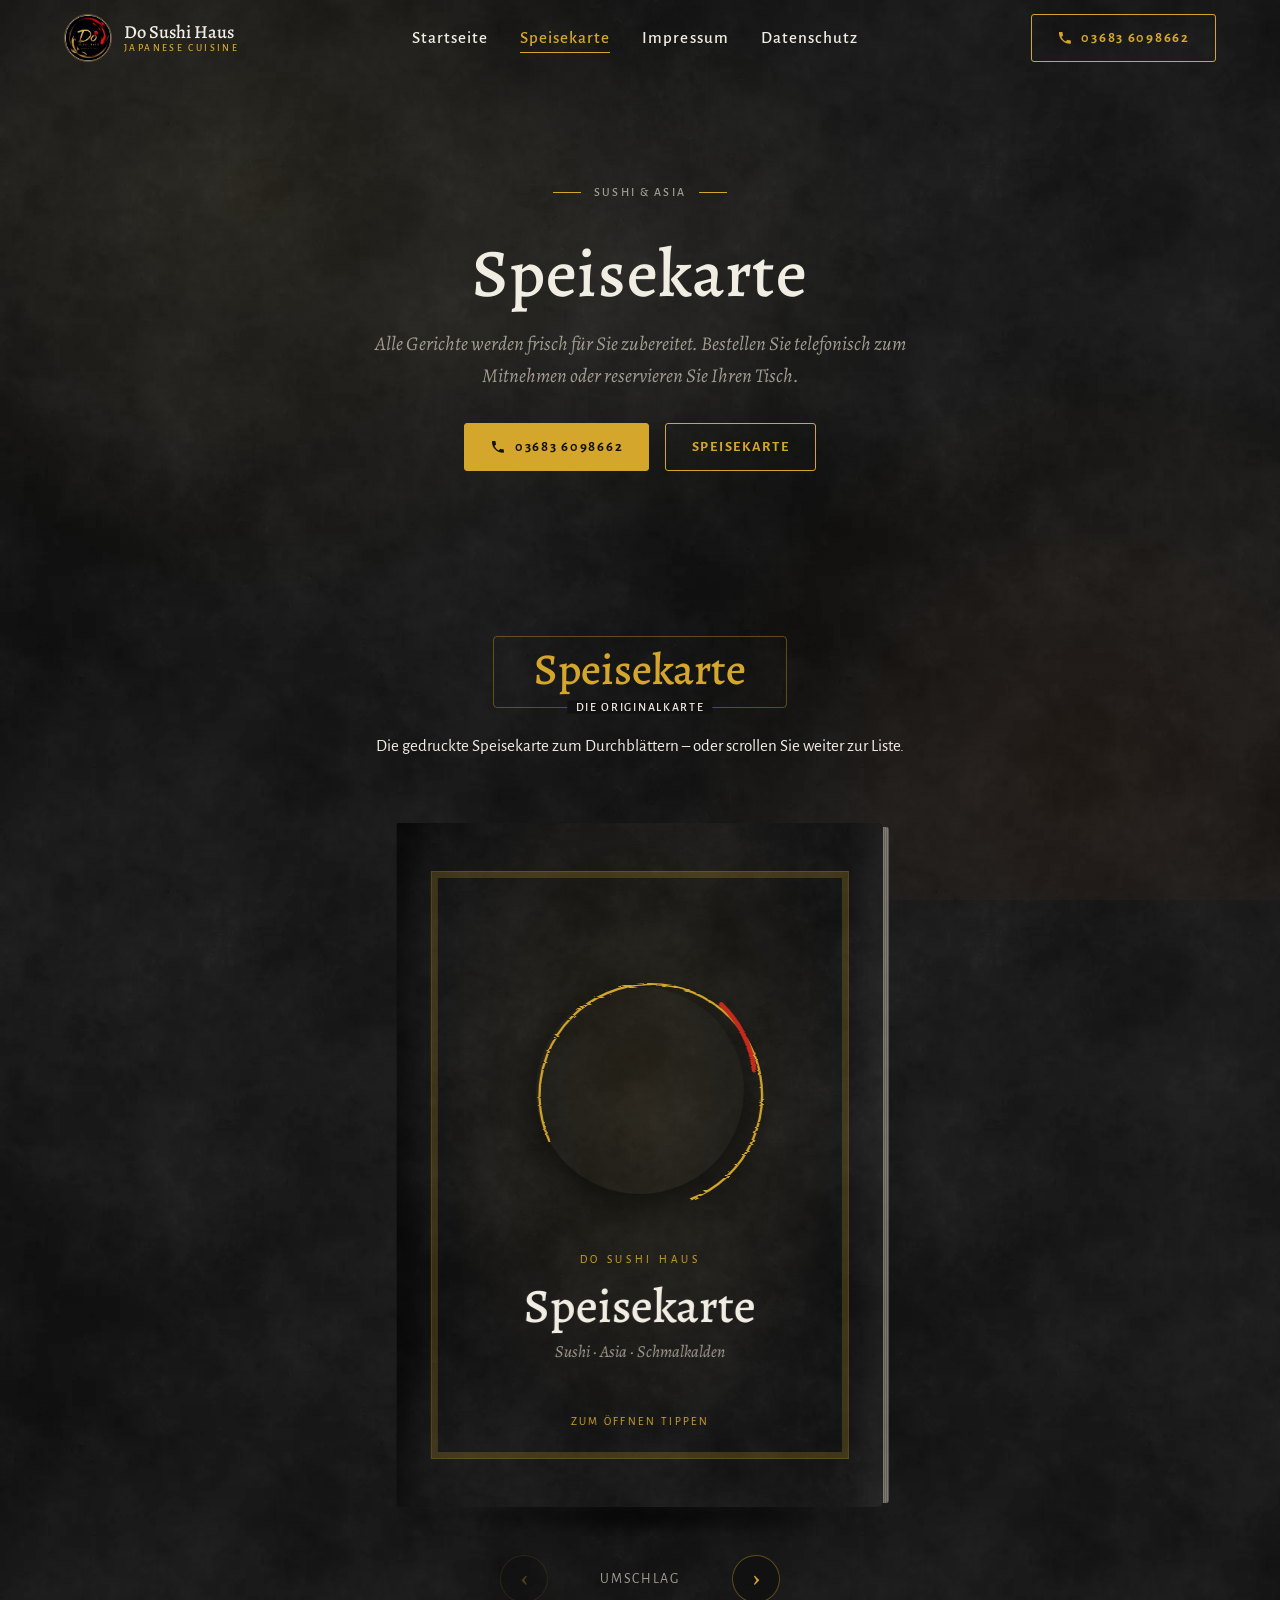
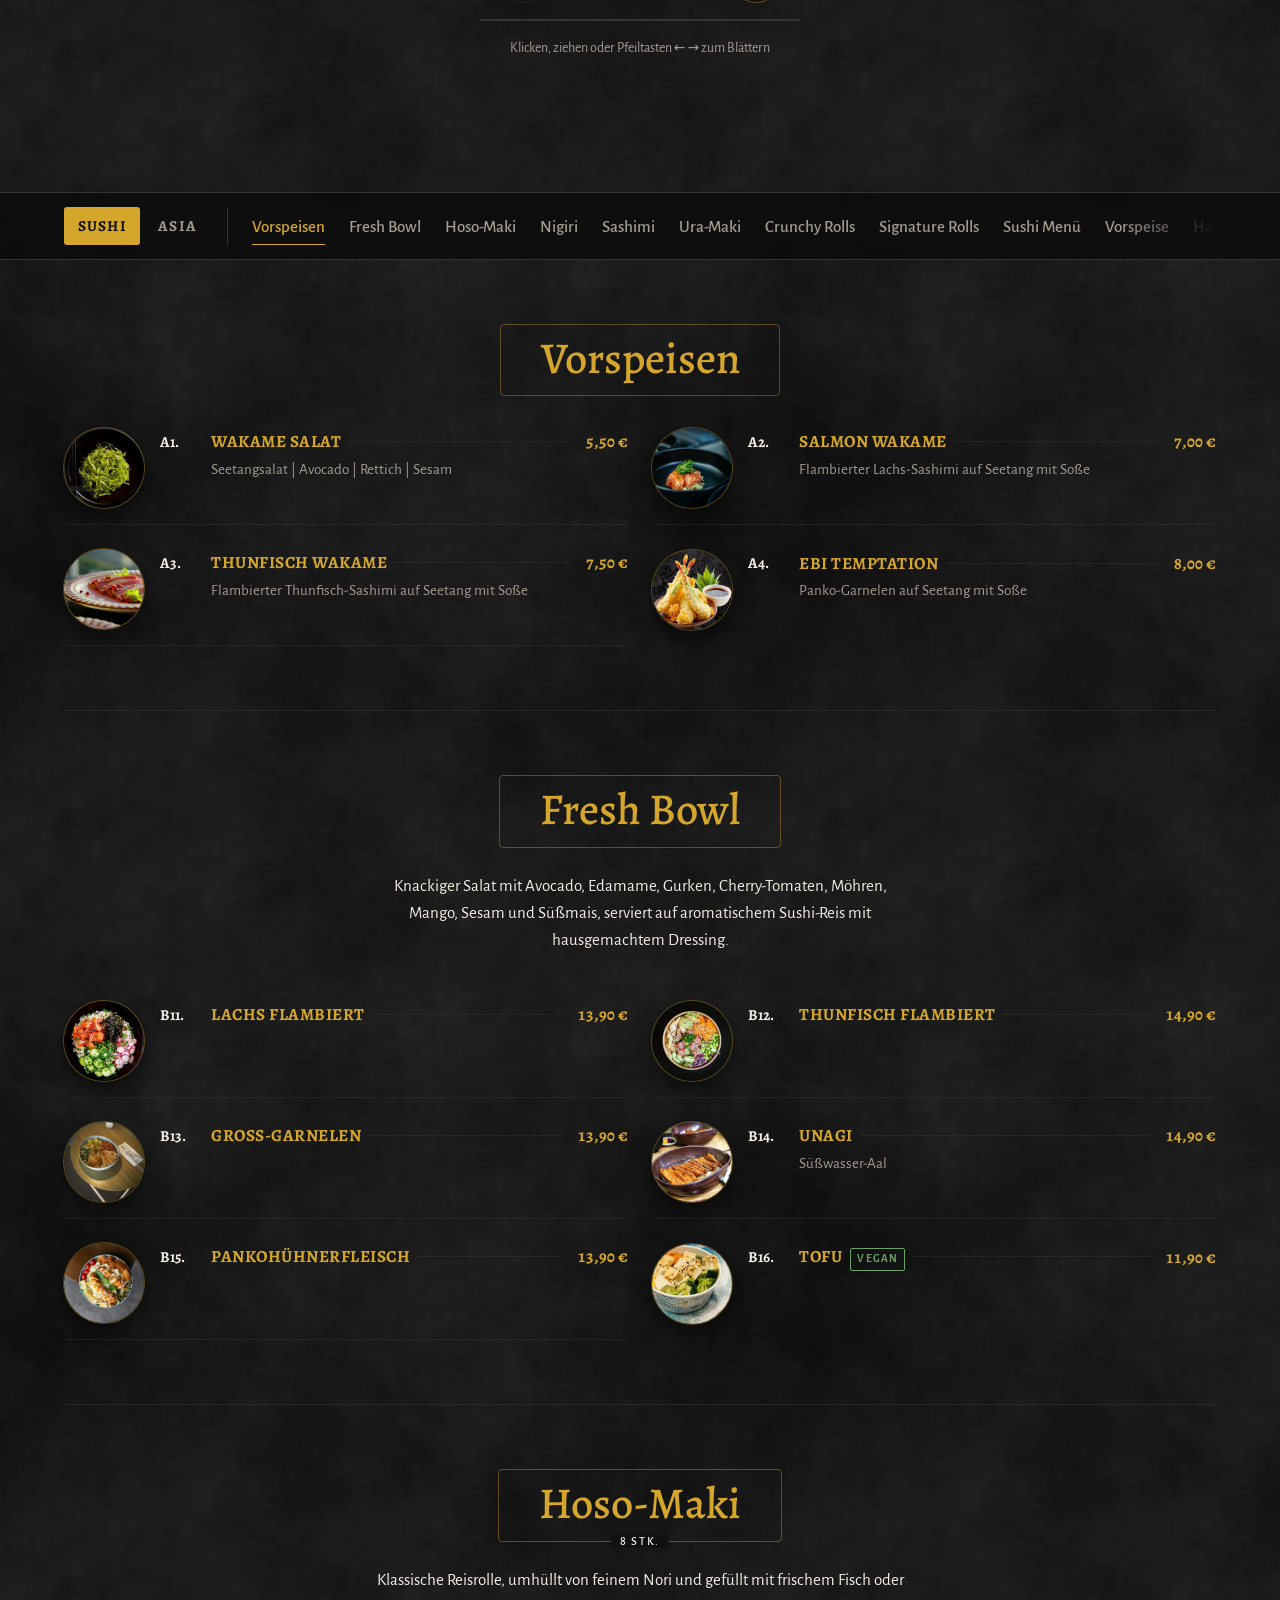
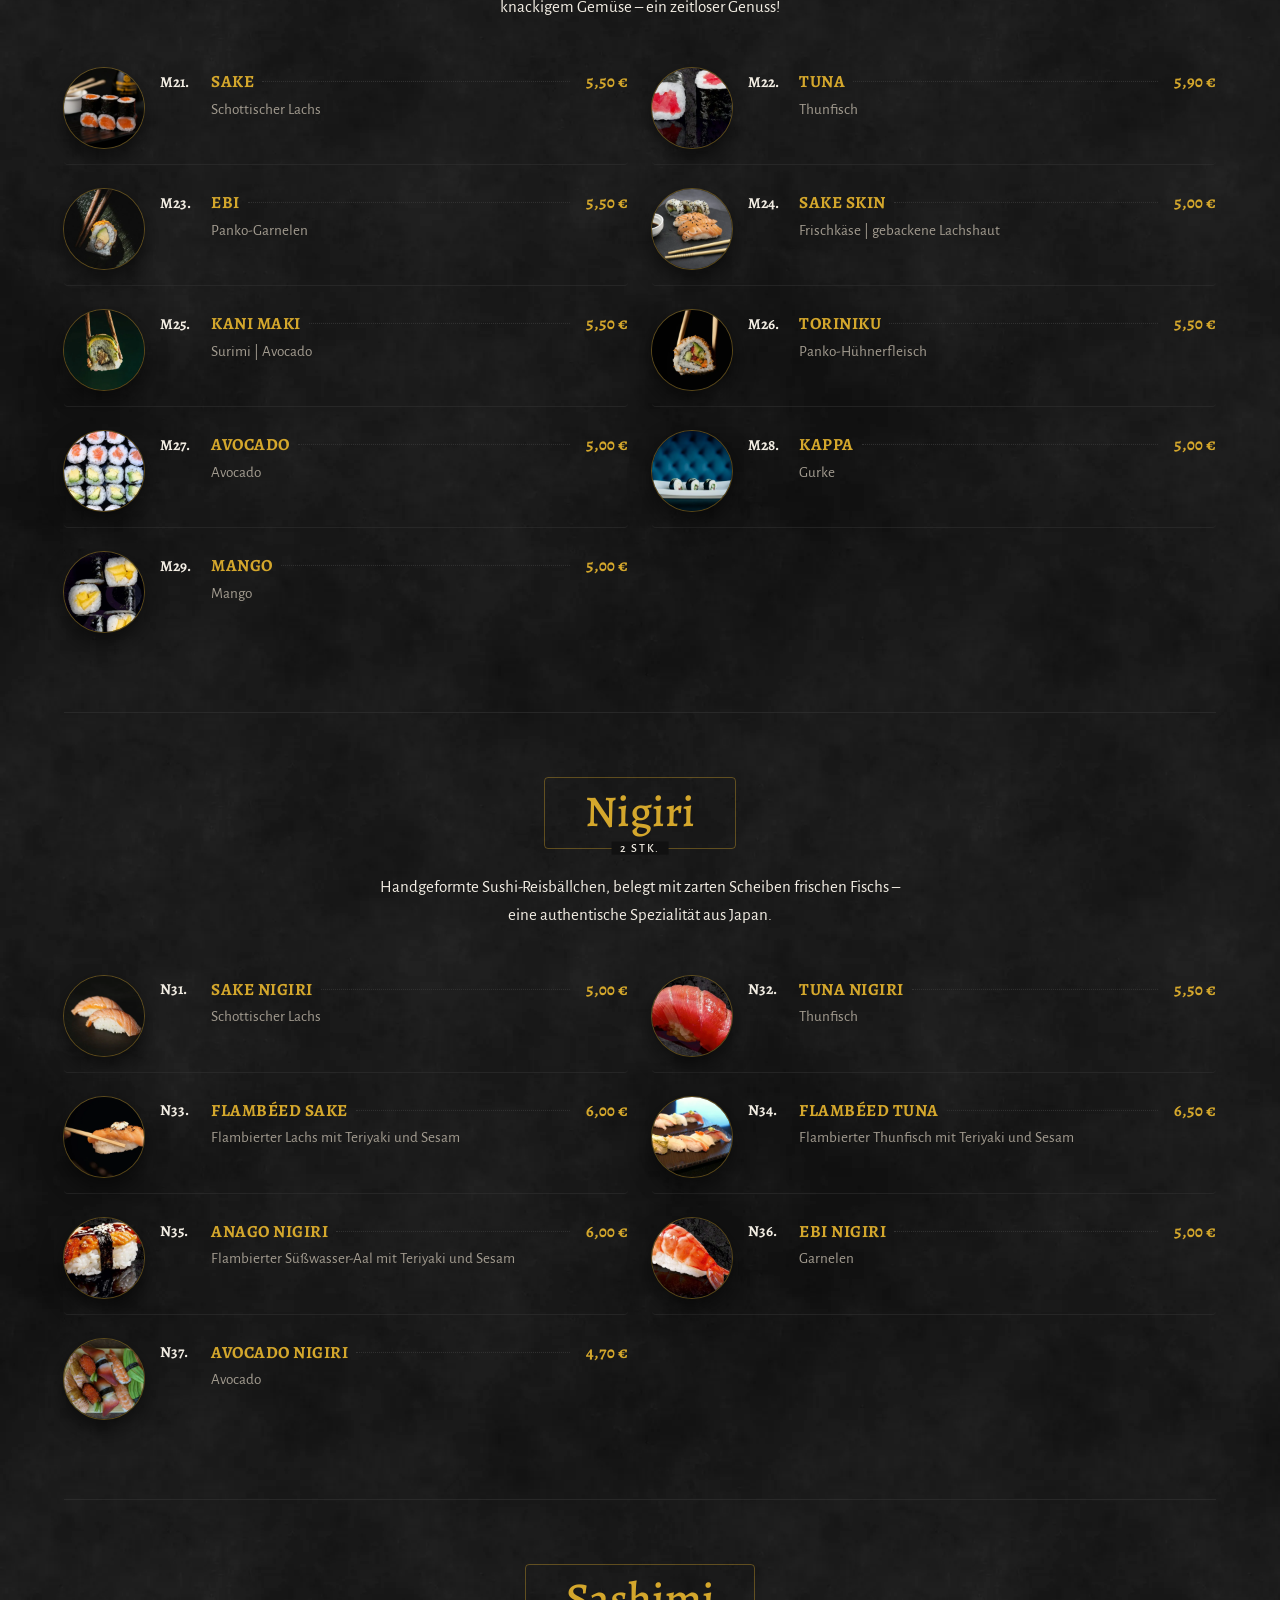
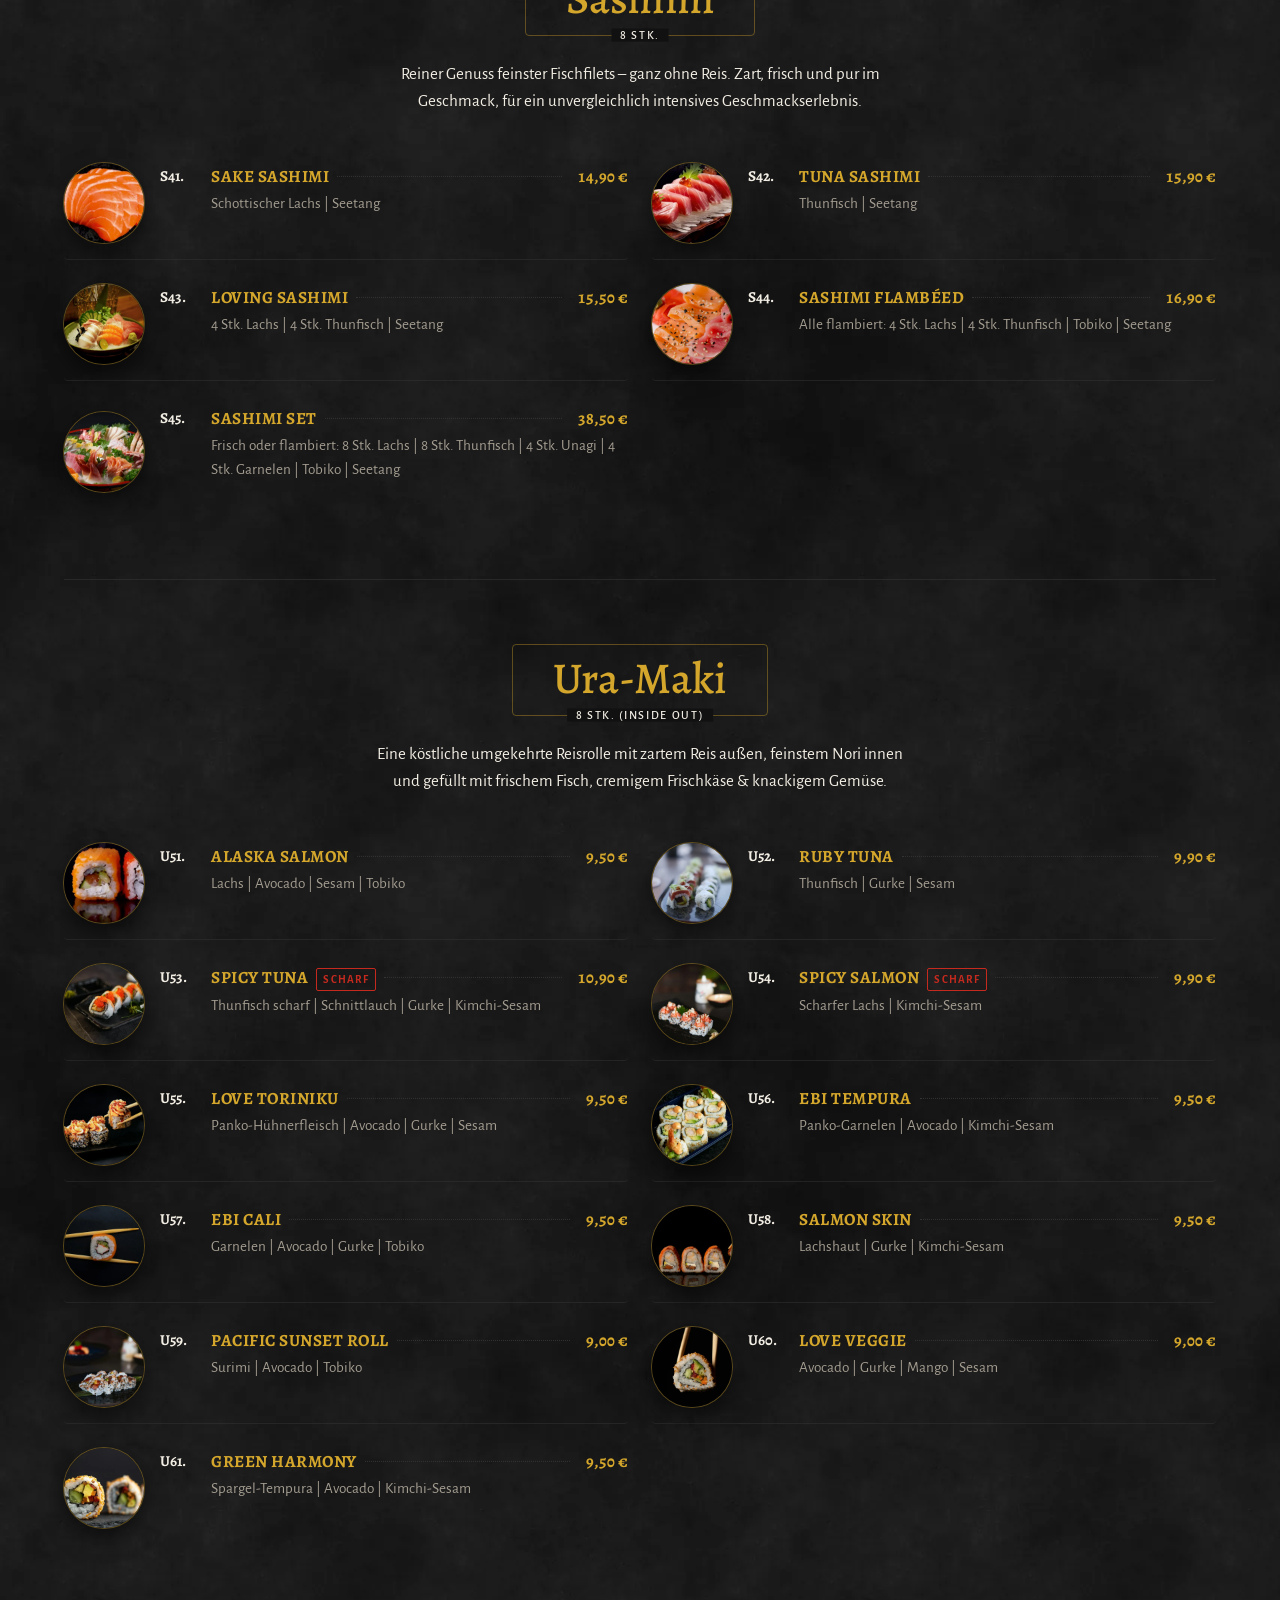
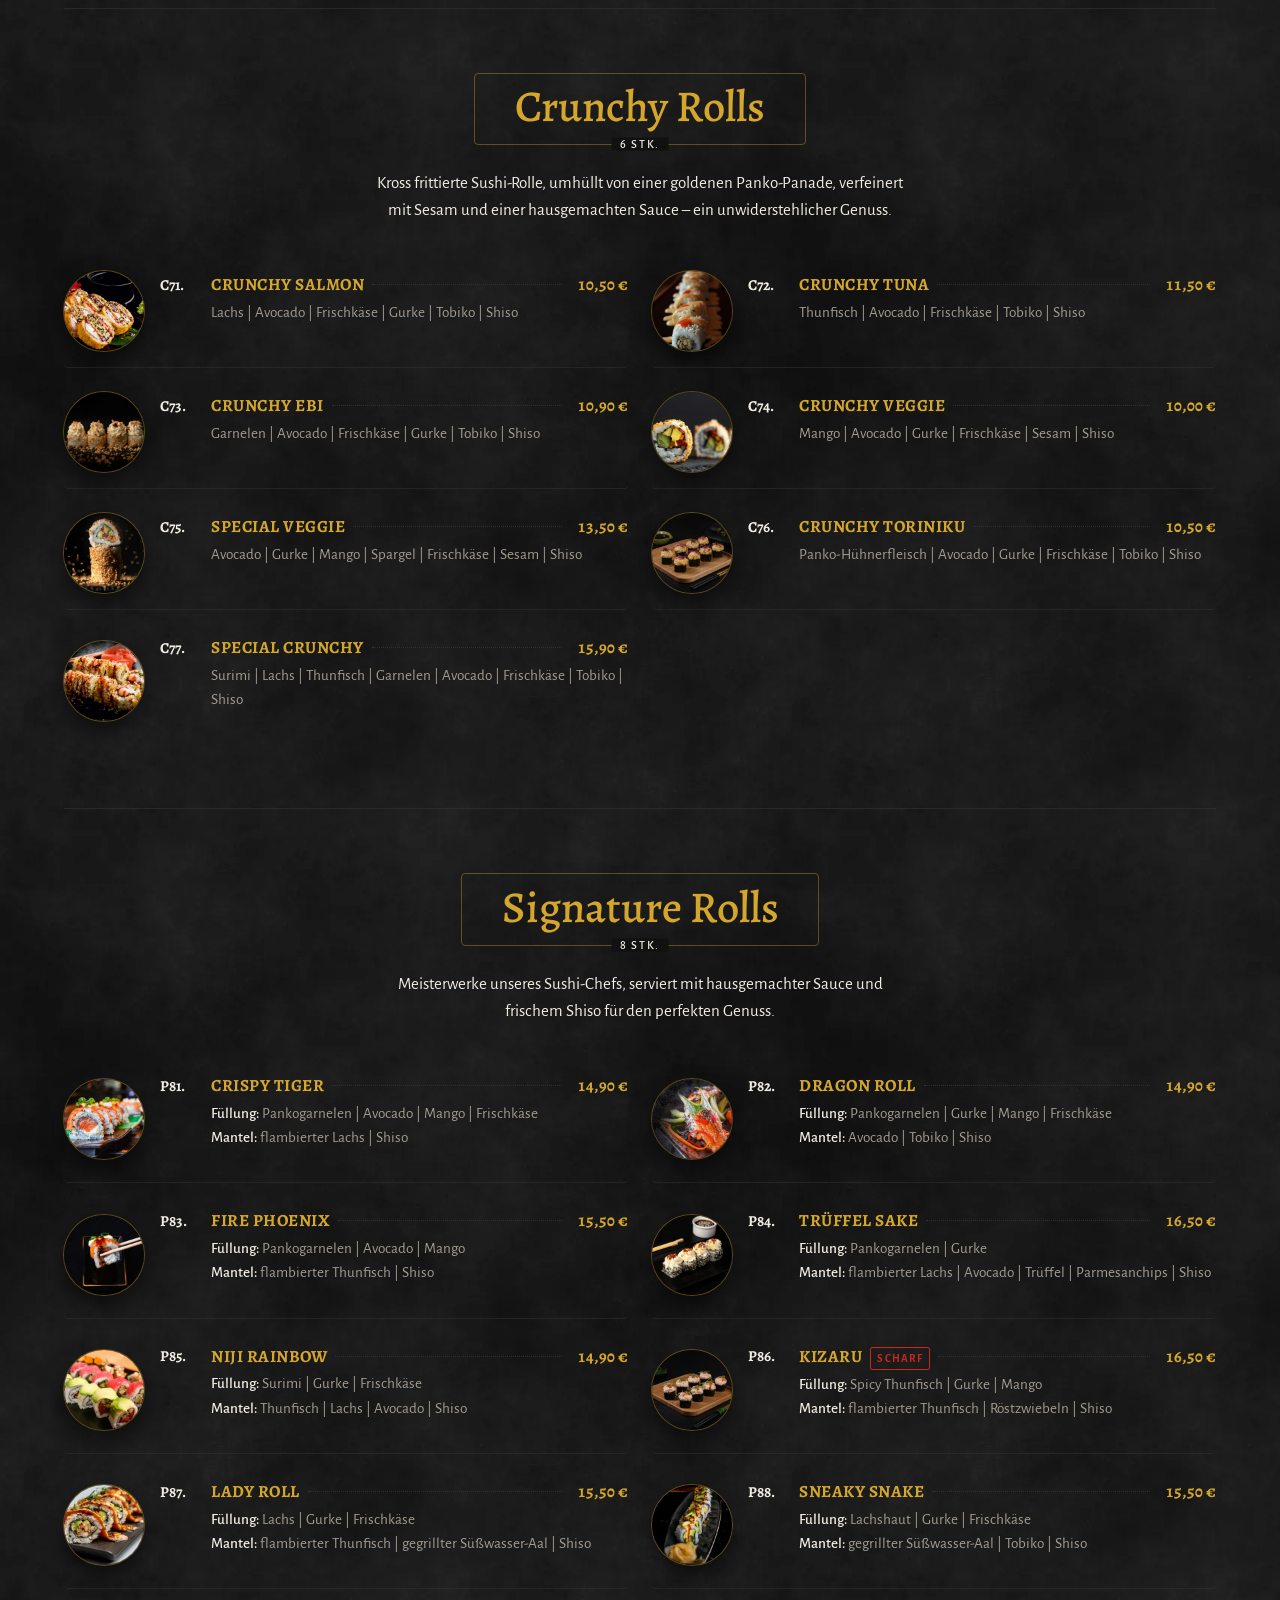
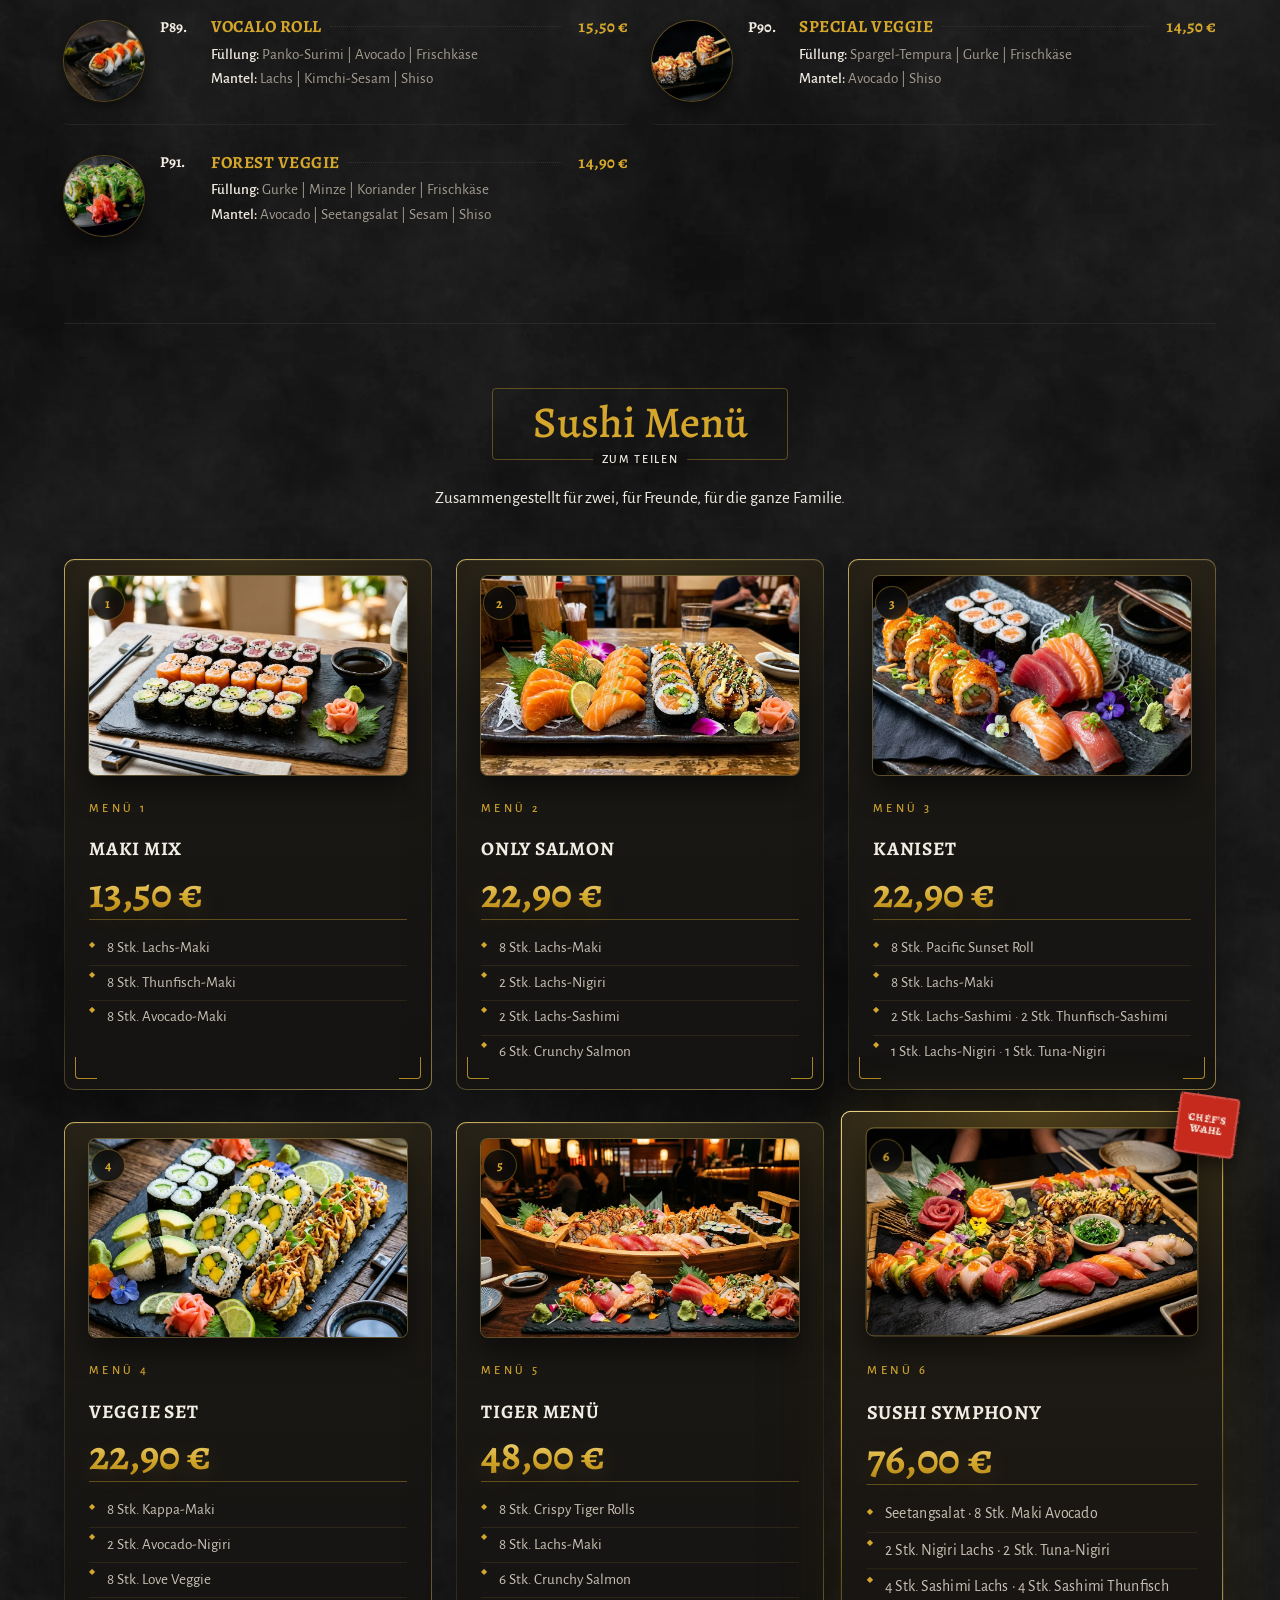
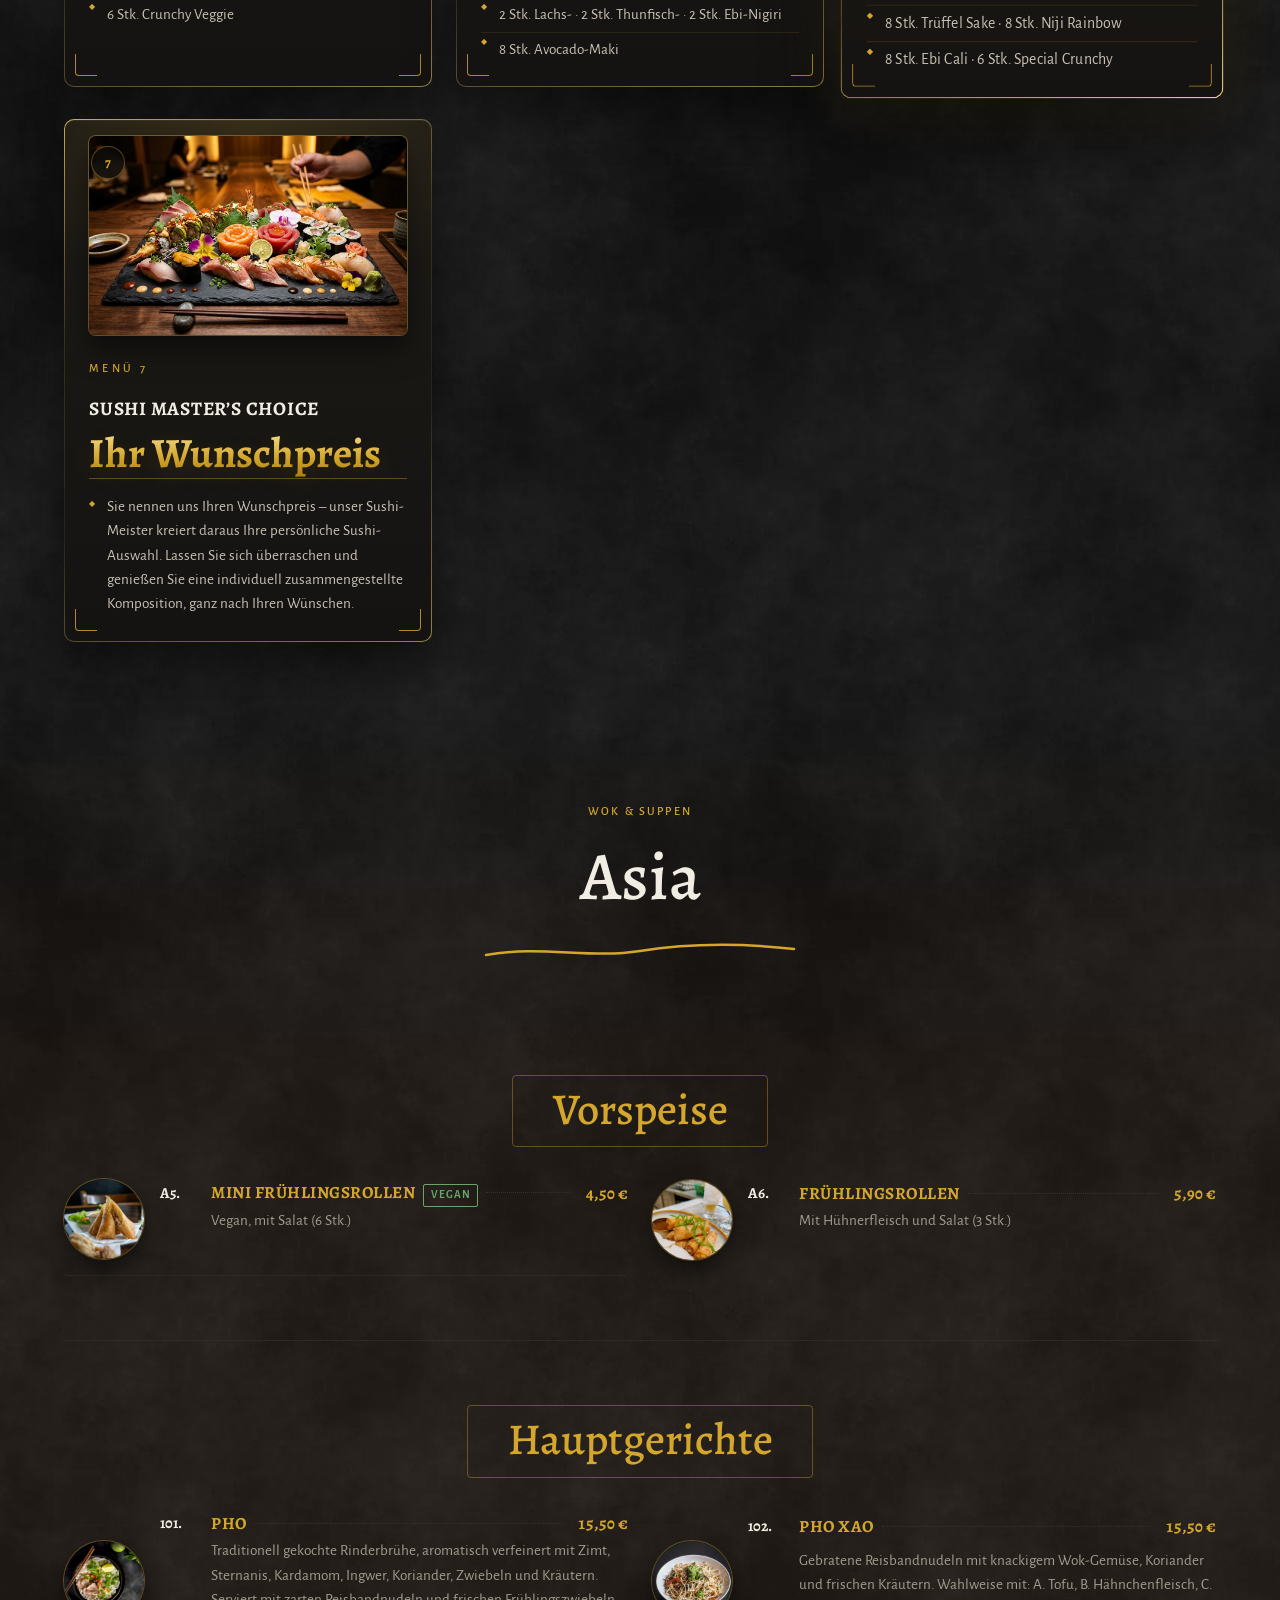
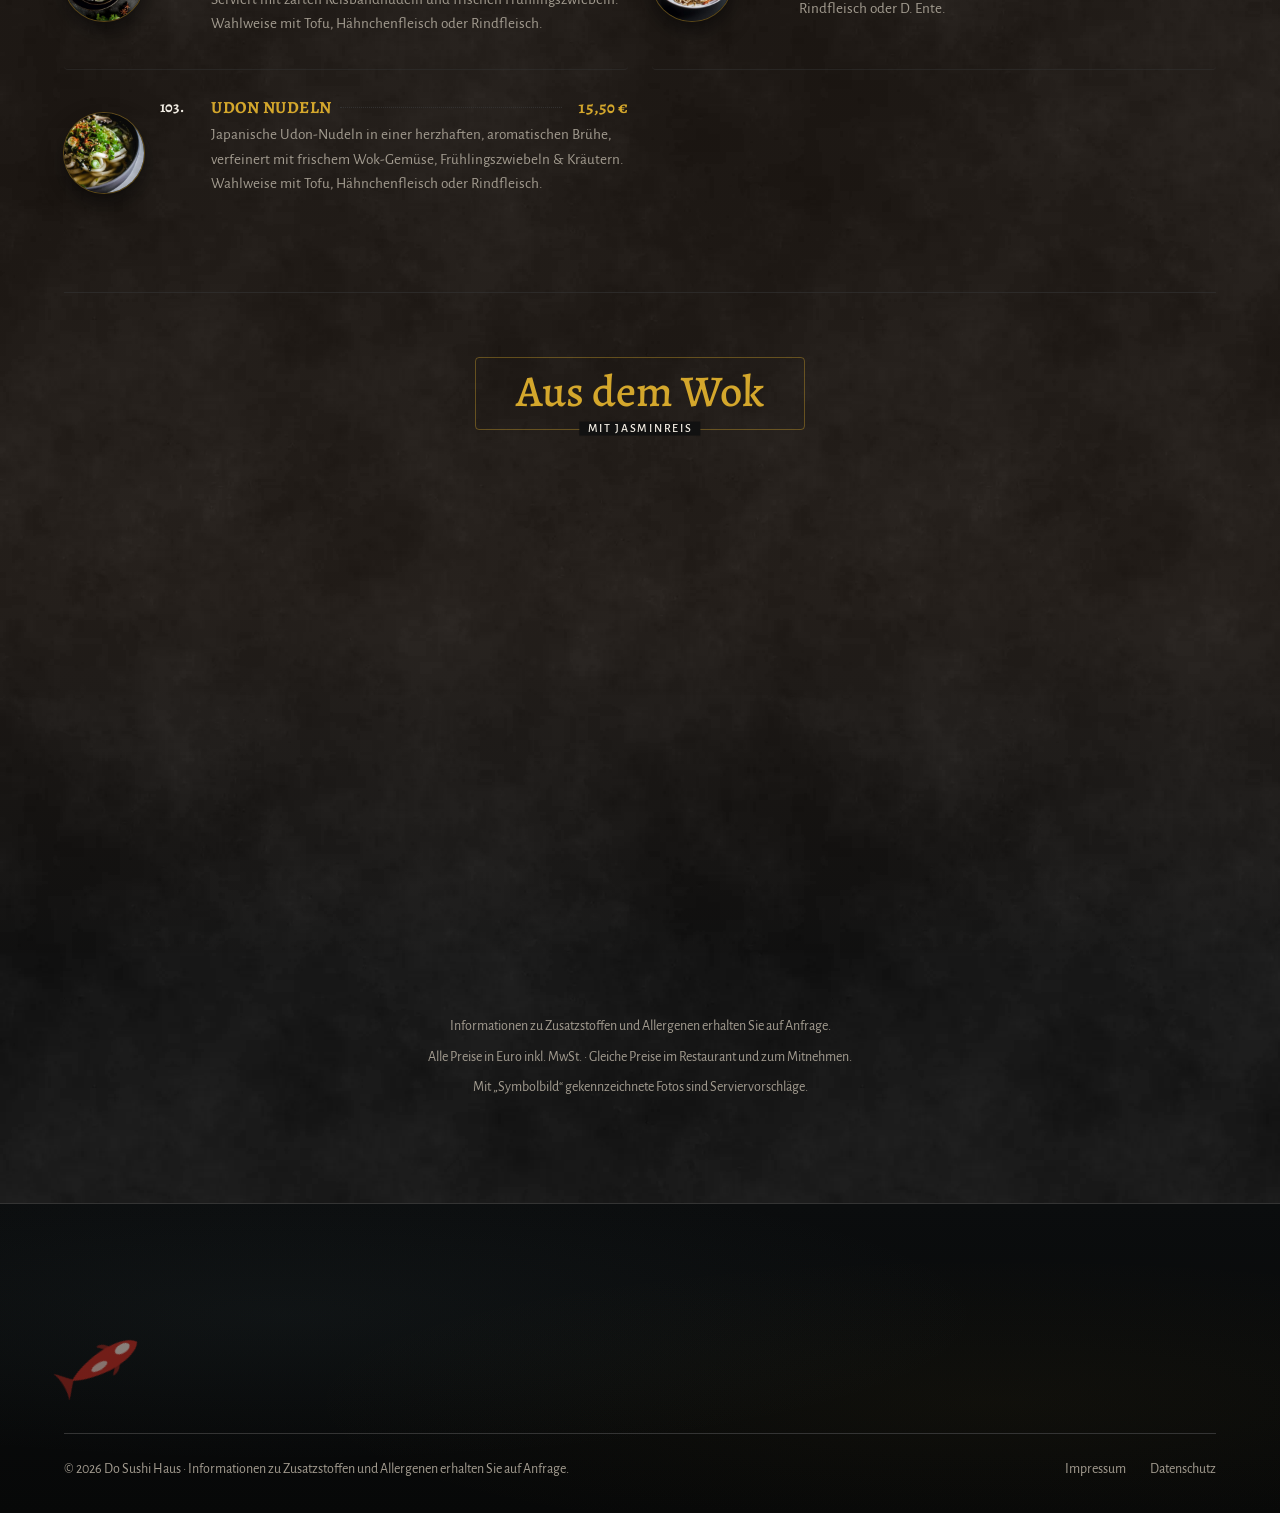
<file: speisekarte.html>
<!doctype html>
<html lang="de">
<head>
<meta charset="utf-8">
<meta name="viewport" content="width=device-width, initial-scale=1, viewport-fit=cover">
<title>Speisekarte – Do Sushi Haus Schmalkalden</title>
<meta name="description" content="Speisekarte des Do Sushi Haus: Maki, Nigiri, Sashimi, Ura-Maki, Crunchy & Signature Rolls, Sushi-Menüs sowie Pho, Udon und Wok-Gerichte.">
<meta name="theme-color" content="#111111">
<link rel="icon" type="image/png" sizes="32x32" href="assets/img/favicon-32.png">
<link rel="icon" type="image/png" sizes="192x192" href="assets/img/icon-192.png">
<link rel="apple-touch-icon" href="assets/img/apple-touch-icon.png">
<link rel="stylesheet" href="css/style.css">
<link rel="stylesheet" href="css/home.css">
<link rel="stylesheet" href="css/menu.css">
<link rel="stylesheet" href="css/dsheet.css">
<link rel="stylesheet" href="css/motion.css">
<link rel="stylesheet" href="css/book.css">
</head>
<body class="slate">

<!-- ===== Shared SVG symbols ===== -->
<svg width="0" height="0" style="position:absolute" aria-hidden="true">
  <filter id="rough"><feTurbulence type="fractalNoise" baseFrequency=".9" numOctaves="2" result="n"/><feDisplacementMap in="SourceGraphic" in2="n" scale="2.5"/></filter>
  <filter id="brushy"><feTurbulence type="fractalNoise" baseFrequency=".04 .6" numOctaves="2" result="n"/><feDisplacementMap in="SourceGraphic" in2="n" scale="3"/></filter>
  <symbol id="i-phone" viewBox="0 0 24 24"><path fill="currentColor" d="M6.6 10.8a15.1 15.1 0 0 0 6.6 6.6l2.2-2.2c.3-.3.7-.4 1-.2 1.1.4 2.3.6 3.6.6.6 0 1 .4 1 1V20c0 .6-.4 1-1 1A17 17 0 0 1 3 4c0-.6.4-1 1-1h3.5c.6 0 1 .4 1 1 0 1.3.2 2.5.6 3.6.1.3 0 .7-.2 1l-2.3 2.2z"/></symbol>
  <symbol id="i-insta" viewBox="0 0 24 24"><g fill="none" stroke="currentColor" stroke-width="1.6"><rect x="3" y="3" width="18" height="18" rx="5"/><circle cx="12" cy="12" r="4"/><circle cx="17.5" cy="6.5" r=".6" fill="currentColor"/></g></symbol>
  <symbol id="i-pin" viewBox="0 0 24 24"><g fill="none" stroke="currentColor" stroke-width="1.6"><path d="M12 21s-7-6.2-7-11.5A7 7 0 0 1 19 9.5C19 14.8 12 21 12 21z"/><circle cx="12" cy="9.5" r="2.5"/></g></symbol>
  <symbol id="i-fish" viewBox="0 0 48 48"><g fill="none" stroke="currentColor" stroke-width="1.4" stroke-linecap="round"><path d="M6 24c6-9 18-12 28-6l8-6v24l-8-6C24 36 12 33 6 24z"/><circle cx="14" cy="22" r="1.2" fill="currentColor"/><path d="M22 18c2 4 2 8 0 12"/></g></symbol>
  <symbol id="i-hands" viewBox="0 0 48 48"><g fill="none" stroke="currentColor" stroke-width="1.4" stroke-linecap="round"><path d="M8 40 30 6M14 42 38 10"/><ellipse cx="26" cy="34" rx="12" ry="6"/><path d="M14 34c0 6 24 6 24 0"/></g></symbol>
  <symbol id="i-leaf" viewBox="0 0 48 48"><g fill="none" stroke="currentColor" stroke-width="1.4" stroke-linecap="round"><path d="M10 38C8 20 20 8 40 8c0 20-12 32-30 30z"/><path d="M10 38 30 18"/></g></symbol>
  <symbol id="lantern" viewBox="0 0 64 132">
    <defs>
      <radialGradient id="lgBody" cx=".5" cy=".46" r=".62">
        <stop offset="0" stop-color="#ffd27a"/><stop offset=".28" stop-color="#f08a3a"/>
        <stop offset=".62" stop-color="#c8361f"/><stop offset="1" stop-color="#6e140c"/>
      </radialGradient>
      <linearGradient id="lgSide" x1="0" x2="1">
        <stop offset="0" stop-color="#000" stop-opacity=".45"/><stop offset=".22" stop-color="#000" stop-opacity="0"/>
        <stop offset=".78" stop-color="#000" stop-opacity="0"/><stop offset="1" stop-color="#000" stop-opacity=".5"/>
      </linearGradient>
      <linearGradient id="lgCap" x1="0" x2="0" y1="0" y2="1">
        <stop offset="0" stop-color="#2a2620"/><stop offset=".5" stop-color="#0f0e0c"/><stop offset="1" stop-color="#1c1915"/>
      </linearGradient>
      <linearGradient id="lgTassel" x1="0" x2="0" y1="0" y2="1">
        <stop offset="0" stop-color="#c62a1f"/><stop offset="1" stop-color="#7a1610" stop-opacity=".2"/>
      </linearGradient>
      <clipPath id="lgClip"><path d="M14 27 C2 46 2 82 14 101 L50 101 C62 82 62 46 50 27 Z"/></clipPath>
    </defs>
    <!-- hanging cord + ring -->
    <path d="M32 0 V11" stroke="#3d3a35" stroke-width="1.4"/>
    <circle cx="32" cy="13" r="2.4" fill="none" stroke="#d4a72c" stroke-width="1.2"/>
    <!-- warm halo -->
    <ellipse class="lantern__glow" cx="32" cy="64" rx="34" ry="44" fill="#ff8a2e"/>
    <!-- top cap (lacquer, gold rim) -->
    <path d="M19 16 H45 L48 23 H16 Z" fill="url(#lgCap)"/>
    <path d="M16 23 H48" stroke="#d4a72c" stroke-width="1.2"/>
    <rect x="14" y="23.5" width="36" height="4" rx="1.5" fill="url(#lgCap)"/>
    <!-- paper body -->
    <g clip-path="url(#lgClip)">
      <rect x="0" y="24" width="64" height="80" fill="url(#lgBody)"/>
      <!-- bamboo ribs follow the curve -->
      <g fill="none" stroke="#5e120b" stroke-opacity=".55" stroke-width=".9">
        <path d="M8 34 Q32 38 56 34"/><path d="M5 43 Q32 48 59 43"/><path d="M4 52 Q32 57 60 52"/>
        <path d="M4 61 Q32 66 60 61"/><path d="M4 70 Q32 75 60 70"/><path d="M5 79 Q32 84 59 79"/>
        <path d="M7 88 Q32 92 57 88"/><path d="M10 96 Q32 99 54 96"/>
      </g>
      <!-- vertical seams -->
      <g fill="none" stroke="#5e120b" stroke-opacity=".28" stroke-width=".7">
        <path d="M22 27 Q17 64 22 101"/><path d="M42 27 Q47 64 42 101"/><path d="M32 27 V101"/>
      </g>
      <!-- gold seigaiha crest -->
      <g fill="none" stroke="#f6dd8c" stroke-opacity=".75" stroke-width="1">
        <circle cx="32" cy="64" r="9.5" stroke-opacity=".5"/>
        <path d="M24 67 a4 4 0 0 1 8 0 a4 4 0 0 1 8 0"/>
        <path d="M26 67 a2 2 0 0 1 4 0 M34 67 a2 2 0 0 1 4 0"/>
        <path d="M28 62 a4 4 0 0 1 8 0" stroke-opacity=".6"/>
      </g>
      <rect x="0" y="24" width="64" height="80" fill="url(#lgSide)"/>
      <!-- paper highlight -->
      <ellipse cx="24" cy="50" rx="5" ry="16" fill="#fff" opacity=".12"/>
    </g>
    <!-- bottom cap -->
    <rect x="14" y="100.5" width="36" height="4" rx="1.5" fill="url(#lgCap)"/>
    <path d="M16 104.5 H48" stroke="#d4a72c" stroke-width="1.2"/>
    <path d="M16 104.5 H48 L45 110 H19 Z" fill="url(#lgCap)"/>
    <!-- knot + tassel -->
    <circle cx="32" cy="113" r="2.6" fill="#d4a72c"/>
    <path d="M30.5 115 L28 131 H36 L33.5 115 Z" fill="url(#lgTassel)"/>
    <g stroke="#e0473a" stroke-width=".6" opacity=".7"><path d="M30 117 L29 130"/><path d="M32 117 V131"/><path d="M34 117 L35 130"/></g>
  </symbol>
  <symbol id="koi" viewBox="0 0 100 40">
    <path d="M16 20C8 12 4 6 0 3c4 9 4 25 0 34 4-3 8-9 16-17z" fill="var(--koi-fin, #c62a1f)" opacity=".8"/>
    <path d="M70 11c-4-9-12-11-14-9 4 4 8 8 10 10zM70 29c-4 9-12 11-14 9 4-4 8-8 10-10z" fill="var(--koi-fin, #c62a1f)" opacity=".7"/>
    <path d="M98 20c-6-10-28-14-48-11-15 2-28 6-36 11 8 5 21 9 36 11 20 3 42-1 48-11z" fill="var(--koi-body, #c62a1f)"/>
    <ellipse cx="80" cy="18" rx="9" ry="5" fill="var(--koi-spot, #f2ede3)" opacity=".9"/>
    <ellipse cx="48" cy="22" rx="10" ry="4" fill="var(--koi-spot, #f2ede3)" opacity=".8"/>
  </symbol>
</svg>

<!-- ===== Living background ===== -->
<div class="ambient" aria-hidden="true">
  <div class="ambient__light ambient__light--a"></div>
  <div class="ambient__light ambient__light--b"></div>
  <div class="ambient__spot"></div>
  <div class="ambient__vignette"></div>
</div>

<!-- ===== Header ===== -->
<header class="site-header" id="header">
  <div class="container site-header__inner">
    <a class="brand" href="index.html" aria-label="Do Sushi Haus – Startseite">
      <span class="brand__mark"><img src="assets/img/logo-tmp.webp" alt=""></span>
      <span class="brand__name">Do Sushi Haus<small>Japanese Cuisine</small></span>
    </a>
    <nav class="nav" aria-label="Hauptnavigation">
      <ul>
        <li><a href="index.html">Startseite</a></li>
        <li><a href="speisekarte.html" aria-current="page">Speisekarte</a></li>
        <li><a href="impressum.html">Impressum</a></li>
        <li><a href="datenschutz.html">Datenschutz</a></li>
      </ul>
    </nav>
    <a class="btn btn--ghost header-call" href="tel:+4936836098662"><svg><use href="#i-phone"/></svg>03683 6098662</a>
    <button class="menu-toggle" type="button" aria-label="Menü öffnen" aria-expanded="false" aria-controls="mobileMenu" id="menuToggle"><span></span></button>
  </div>
</header>

<div class="mobile-menu" id="mobileMenu">
  <ul>
    <li><a href="index.html">Startseite</a></li>
    <li><a href="speisekarte.html" aria-current="page">Speisekarte</a></li>
    <li><a href="impressum.html">Impressum</a></li>
    <li><a href="datenschutz.html">Datenschutz</a></li>
  </ul>
  <div>
    <p class="label">Bestellung &amp; Reservierung</p>
    <a class="btn btn--primary" href="tel:+4936836098662" style="width:100%"><svg><use href="#i-phone"/></svg>03683 6098662</a>
  </div>
</div>


<main>
  <section class="page-hero">
    <div class="container" data-stagger data-hero-out>
      <p class="label hero__eyebrow">Sushi &amp; Asia</p>
      <h1 class="display" data-split>Speisekarte</h1>
      <p class="lead">Alle Gerichte werden frisch für Sie zubereitet. Bestellen Sie telefonisch zum Mitnehmen oder reservieren Sie Ihren Tisch.</p>
      <div class="page-hero__actions">
        <a class="btn btn--primary" href="tel:+4936836098662"><svg><use href="#i-phone"/></svg>03683 6098662</a>
        <a class="btn btn--ghost" href="#buch">Speisekarte</a>
      </div>
    </div>
  </section>

  <section class="section" id="buch">
    <div class="container">
      <div class="section-head">
        <div class="title-frame" data-frame>
          <h2 class="title-frame__box">Speisekarte<span class="title-frame__sub">DIE ORIGINALKARTE</span></h2>
          <p class="title-frame__desc">Die gedruckte Speisekarte zum Durchblättern – oder scrollen Sie weiter zur Liste.</p>
        </div>
      </div>
      <div class="book reveal" data-book data-pages="18" data-src="assets/book/p{n}.webp"></div>
    </div>
  </section>

  <nav class="menu-nav" aria-label="Kategorien">
    <div class="container menu-nav__inner">
      <div class="menu-nav__tabs"><a href="#sushi" data-tab="sushi" class="is-active">Sushi</a><a href="#asia" data-tab="asia">Asia</a></div>
      <div class="menu-nav__cats" id="catBar"><a href="#vorspeisen" data-world="sushi">Vorspeisen</a><a href="#bowl" data-world="sushi">Fresh Bowl</a><a href="#hoso-maki" data-world="sushi">Hoso-Maki</a><a href="#nigiri" data-world="sushi">Nigiri</a><a href="#sashimi" data-world="sushi">Sashimi</a><a href="#ura-maki" data-world="sushi">Ura-Maki</a><a href="#crunchy" data-world="sushi">Crunchy Rolls</a><a href="#signature" data-world="sushi">Signature Rolls</a><a href="#menu" data-world="sushi">Sushi Menü</a><a href="#asia-vorspeise" data-world="asia">Vorspeise</a><a href="#hauptgerichte" data-world="asia">Hauptgerichte</a><a href="#wok" data-world="asia">Aus dem Wok</a></div>
    </div>
  </nav>

  <div class="menu-world" id="sushi" data-world-section="sushi">
    <div class="container">
      
    <section class="cat" id="vorspeisen" data-cat>
      <div class="title-frame" data-frame><h3 class="title-frame__box">Vorspeisen</h3></div>
      <div class="cat__body cat__body--wide"><ul class="menu-list" data-stagger><li class="dish dish--img"><button class="dish__thumb" type="button" data-zoom="assets/img/dish/a1.webp" data-cap="Wakame Salat" aria-label="Foto: Wakame Salat"><img src="assets/img/dish/a1.webp" alt="" loading="lazy" width="80" height="80"></button><span class="dish__code">A1.</span><span class="dish__head"><span class="dish__name">Wakame Salat</span></span><span class="dish__price">5,50 €</span><p class="dish__desc">Seetangsalat | Avocado | Rettich | Sesam</p></li><li class="dish dish--img"><button class="dish__thumb" type="button" data-zoom="assets/img/dish/a2.webp" data-cap="Salmon Wakame" aria-label="Foto: Salmon Wakame"><img src="assets/img/dish/a2.webp" alt="" loading="lazy" width="80" height="80"></button><span class="dish__code">A2.</span><span class="dish__head"><span class="dish__name">Salmon Wakame</span></span><span class="dish__price">7,00 €</span><p class="dish__desc">Flambierter Lachs-Sashimi auf Seetang mit Soße</p></li><li class="dish dish--img"><button class="dish__thumb" type="button" data-zoom="assets/img/dish/a3.webp" data-cap="Thunfisch Wakame" aria-label="Foto: Thunfisch Wakame"><img src="assets/img/dish/a3.webp" alt="" loading="lazy" width="80" height="80"></button><span class="dish__code">A3.</span><span class="dish__head"><span class="dish__name">Thunfisch Wakame</span></span><span class="dish__price">7,50 €</span><p class="dish__desc">Flambierter Thunfisch-Sashimi auf Seetang mit Soße</p></li><li class="dish dish--img"><button class="dish__thumb" type="button" data-zoom="assets/img/dish/a4.webp" data-cap="Ebi Temptation" aria-label="Foto: Ebi Temptation"><img src="assets/img/dish/a4.webp" alt="" loading="lazy" width="80" height="80"></button><span class="dish__code">A4.</span><span class="dish__head"><span class="dish__name">Ebi Temptation</span></span><span class="dish__price">8,00 €</span><p class="dish__desc">Panko-Garnelen auf Seetang mit Soße</p></li></ul></div>
    </section>
    <section class="cat" id="bowl" data-cat>
      <div class="title-frame" data-frame><h3 class="title-frame__box">Fresh Bowl</h3><p class="title-frame__desc">Knackiger Salat mit Avocado, Edamame, Gurken, Cherry-Tomaten, Möhren, Mango, Sesam und Süßmais, serviert auf aromatischem Sushi-Reis mit hausgemachtem Dressing.</p></div>
      <div class="cat__body cat__body--wide"><ul class="menu-list" data-stagger><li class="dish dish--img"><button class="dish__thumb" type="button" data-zoom="assets/img/dish/b1.webp" data-cap="Lachs flambiert" aria-label="Foto: Lachs flambiert"><img src="assets/img/dish/b1.webp" alt="" loading="lazy" width="80" height="80"></button><span class="dish__code">B11.</span><span class="dish__head"><span class="dish__name">Lachs flambiert</span></span><span class="dish__price">13,90 €</span></li><li class="dish dish--img"><button class="dish__thumb" type="button" data-zoom="assets/img/dish/b2.webp" data-cap="Thunfisch flambiert" aria-label="Foto: Thunfisch flambiert"><img src="assets/img/dish/b2.webp" alt="" loading="lazy" width="80" height="80"></button><span class="dish__code">B12.</span><span class="dish__head"><span class="dish__name">Thunfisch flambiert</span></span><span class="dish__price">14,90 €</span></li><li class="dish dish--img"><button class="dish__thumb" type="button" data-zoom="assets/img/dish/b3.webp" data-cap="Groß-Garnelen" aria-label="Foto: Groß-Garnelen"><img src="assets/img/dish/b3.webp" alt="" loading="lazy" width="80" height="80"></button><span class="dish__code">B13.</span><span class="dish__head"><span class="dish__name">Groß-Garnelen</span></span><span class="dish__price">13,90 €</span></li><li class="dish dish--img"><button class="dish__thumb" type="button" data-zoom="assets/img/dish/b4.webp" data-cap="Unagi" aria-label="Foto: Unagi"><img src="assets/img/dish/b4.webp" alt="" loading="lazy" width="80" height="80"></button><span class="dish__code">B14.</span><span class="dish__head"><span class="dish__name">Unagi</span></span><span class="dish__price">14,90 €</span><p class="dish__desc">Süßwasser-Aal</p></li><li class="dish dish--img"><button class="dish__thumb" type="button" data-zoom="assets/img/dish/b5.webp" data-cap="Pankohühnerfleisch" aria-label="Foto: Pankohühnerfleisch"><img src="assets/img/dish/b5.webp" alt="" loading="lazy" width="80" height="80"></button><span class="dish__code">B15.</span><span class="dish__head"><span class="dish__name">Pankohühnerfleisch</span></span><span class="dish__price">13,90 €</span></li><li class="dish dish--img"><button class="dish__thumb" type="button" data-zoom="assets/img/dish/b6.webp" data-cap="Tofu Vegan" aria-label="Foto: Tofu Vegan"><img src="assets/img/dish/b6.webp" alt="" loading="lazy" width="80" height="80"></button><span class="dish__code">B16.</span><span class="dish__head"><span class="dish__name">Tofu</span> <span class="tag tag--veg">Vegan</span></span><span class="dish__price">11,90 €</span></li></ul></div>
    </section>
    <section class="cat" id="hoso-maki" data-cat>
      <div class="title-frame" data-frame><h3 class="title-frame__box">Hoso-Maki<span class="title-frame__sub">8 STK.</span></h3><p class="title-frame__desc">Klassische Reisrolle, umhüllt von feinem Nori und gefüllt mit frischem Fisch oder knackigem Gemüse – ein zeitloser Genuss!</p></div>
      <div class="cat__body cat__body--wide"><ul class="menu-list" data-stagger><li class="dish dish--img"><button class="dish__thumb" type="button" data-zoom="assets/img/dish/m1.webp" data-cap="Sake" aria-label="Foto: Sake"><img src="assets/img/dish/m1.webp" alt="" loading="lazy" width="80" height="80"></button><span class="dish__code">M21.</span><span class="dish__head"><span class="dish__name">Sake</span></span><span class="dish__price">5,50 €</span><p class="dish__desc">Schottischer Lachs</p></li><li class="dish dish--img"><button class="dish__thumb" type="button" data-zoom="assets/img/dish/m2.webp" data-cap="Tuna" aria-label="Foto: Tuna"><img src="assets/img/dish/m2.webp" alt="" loading="lazy" width="80" height="80"></button><span class="dish__code">M22.</span><span class="dish__head"><span class="dish__name">Tuna</span></span><span class="dish__price">5,90 €</span><p class="dish__desc">Thunfisch</p></li><li class="dish dish--img"><button class="dish__thumb" type="button" data-zoom="assets/img/dish/m3.webp" data-cap="Ebi" aria-label="Foto: Ebi"><img src="assets/img/dish/m3.webp" alt="" loading="lazy" width="80" height="80"></button><span class="dish__code">M23.</span><span class="dish__head"><span class="dish__name">Ebi</span></span><span class="dish__price">5,50 €</span><p class="dish__desc">Panko-Garnelen</p></li><li class="dish dish--img"><button class="dish__thumb" type="button" data-zoom="assets/img/dish/m4.webp" data-cap="Sake Skin" aria-label="Foto: Sake Skin"><img src="assets/img/dish/m4.webp" alt="" loading="lazy" width="80" height="80"></button><span class="dish__code">M24.</span><span class="dish__head"><span class="dish__name">Sake Skin</span></span><span class="dish__price">5,00 €</span><p class="dish__desc">Frischkäse | gebackene Lachshaut</p></li><li class="dish dish--img"><button class="dish__thumb" type="button" data-zoom="assets/img/dish/m5.webp" data-cap="Kani Maki" aria-label="Foto: Kani Maki"><img src="assets/img/dish/m5.webp" alt="" loading="lazy" width="80" height="80"></button><span class="dish__code">M25.</span><span class="dish__head"><span class="dish__name">Kani Maki</span></span><span class="dish__price">5,50 €</span><p class="dish__desc">Surimi | Avocado</p></li><li class="dish dish--img"><button class="dish__thumb" type="button" data-zoom="assets/img/dish/m6.webp" data-cap="Toriniku" aria-label="Foto: Toriniku"><img src="assets/img/dish/m6.webp" alt="" loading="lazy" width="80" height="80"></button><span class="dish__code">M26.</span><span class="dish__head"><span class="dish__name">Toriniku</span></span><span class="dish__price">5,50 €</span><p class="dish__desc">Panko-Hühnerfleisch</p></li><li class="dish dish--img"><button class="dish__thumb" type="button" data-zoom="assets/img/dish/m7.webp" data-cap="Avocado" aria-label="Foto: Avocado"><img src="assets/img/dish/m7.webp" alt="" loading="lazy" width="80" height="80"></button><span class="dish__code">M27.</span><span class="dish__head"><span class="dish__name">Avocado</span></span><span class="dish__price">5,00 €</span><p class="dish__desc">Avocado</p></li><li class="dish dish--img"><button class="dish__thumb" type="button" data-zoom="assets/img/dish/m8.webp" data-cap="Kappa" aria-label="Foto: Kappa"><img src="assets/img/dish/m8.webp" alt="" loading="lazy" width="80" height="80"></button><span class="dish__code">M28.</span><span class="dish__head"><span class="dish__name">Kappa</span></span><span class="dish__price">5,00 €</span><p class="dish__desc">Gurke</p></li><li class="dish dish--img"><button class="dish__thumb" type="button" data-zoom="assets/img/dish/m9.webp" data-cap="Mango" aria-label="Foto: Mango"><img src="assets/img/dish/m9.webp" alt="" loading="lazy" width="80" height="80"></button><span class="dish__code">M29.</span><span class="dish__head"><span class="dish__name">Mango</span></span><span class="dish__price">5,00 €</span><p class="dish__desc">Mango</p></li></ul></div>
    </section>
    <section class="cat" id="nigiri" data-cat>
      <div class="title-frame" data-frame><h3 class="title-frame__box">Nigiri<span class="title-frame__sub">2 STK.</span></h3><p class="title-frame__desc">Handgeformte Sushi-Reisbällchen, belegt mit zarten Scheiben frischen Fischs – eine authentische Spezialität aus Japan.</p></div>
      <div class="cat__body cat__body--wide"><ul class="menu-list" data-stagger><li class="dish dish--img"><button class="dish__thumb" type="button" data-zoom="assets/img/dish/n1.webp" data-cap="Sake Nigiri" aria-label="Foto: Sake Nigiri"><img src="assets/img/dish/n1.webp" alt="" loading="lazy" width="80" height="80"></button><span class="dish__code">N31.</span><span class="dish__head"><span class="dish__name">Sake Nigiri</span></span><span class="dish__price">5,00 €</span><p class="dish__desc">Schottischer Lachs</p></li><li class="dish dish--img"><button class="dish__thumb" type="button" data-zoom="assets/img/dish/n2.webp" data-cap="Tuna Nigiri" aria-label="Foto: Tuna Nigiri"><img src="assets/img/dish/n2.webp" alt="" loading="lazy" width="80" height="80"></button><span class="dish__code">N32.</span><span class="dish__head"><span class="dish__name">Tuna Nigiri</span></span><span class="dish__price">5,50 €</span><p class="dish__desc">Thunfisch</p></li><li class="dish dish--img"><button class="dish__thumb" type="button" data-zoom="assets/img/dish/n3.webp" data-cap="Flambéed Sake" aria-label="Foto: Flambéed Sake"><img src="assets/img/dish/n3.webp" alt="" loading="lazy" width="80" height="80"></button><span class="dish__code">N33.</span><span class="dish__head"><span class="dish__name">Flambéed Sake</span></span><span class="dish__price">6,00 €</span><p class="dish__desc">Flambierter Lachs mit Teriyaki und Sesam</p></li><li class="dish dish--img"><button class="dish__thumb" type="button" data-zoom="assets/img/dish/n4.webp" data-cap="Flambéed Tuna" aria-label="Foto: Flambéed Tuna"><img src="assets/img/dish/n4.webp" alt="" loading="lazy" width="80" height="80"></button><span class="dish__code">N34.</span><span class="dish__head"><span class="dish__name">Flambéed Tuna</span></span><span class="dish__price">6,50 €</span><p class="dish__desc">Flambierter Thunfisch mit Teriyaki und Sesam</p></li><li class="dish dish--img"><button class="dish__thumb" type="button" data-zoom="assets/img/dish/n5.webp" data-cap="Anago Nigiri" aria-label="Foto: Anago Nigiri"><img src="assets/img/dish/n5.webp" alt="" loading="lazy" width="80" height="80"></button><span class="dish__code">N35.</span><span class="dish__head"><span class="dish__name">Anago Nigiri</span></span><span class="dish__price">6,00 €</span><p class="dish__desc">Flambierter Süßwasser-Aal mit Teriyaki und Sesam</p></li><li class="dish dish--img"><button class="dish__thumb" type="button" data-zoom="assets/img/dish/n6.webp" data-cap="Ebi Nigiri" aria-label="Foto: Ebi Nigiri"><img src="assets/img/dish/n6.webp" alt="" loading="lazy" width="80" height="80"></button><span class="dish__code">N36.</span><span class="dish__head"><span class="dish__name">Ebi Nigiri</span></span><span class="dish__price">5,00 €</span><p class="dish__desc">Garnelen</p></li><li class="dish dish--img"><button class="dish__thumb" type="button" data-zoom="assets/img/dish/n7.webp" data-cap="Avocado Nigiri" aria-label="Foto: Avocado Nigiri"><img src="assets/img/dish/n7.webp" alt="" loading="lazy" width="80" height="80"></button><span class="dish__code">N37.</span><span class="dish__head"><span class="dish__name">Avocado Nigiri</span></span><span class="dish__price">4,70 €</span><p class="dish__desc">Avocado</p></li></ul></div>
    </section>
    <section class="cat" id="sashimi" data-cat>
      <div class="title-frame" data-frame><h3 class="title-frame__box">Sashimi<span class="title-frame__sub">8 STK.</span></h3><p class="title-frame__desc">Reiner Genuss feinster Fischfilets – ganz ohne Reis. Zart, frisch und pur im Geschmack, für ein unvergleichlich intensives Geschmackserlebnis.</p></div>
      <div class="cat__body cat__body--wide"><ul class="menu-list" data-stagger><li class="dish dish--img"><button class="dish__thumb" type="button" data-zoom="assets/img/dish/s1.webp" data-cap="Sake Sashimi" aria-label="Foto: Sake Sashimi"><img src="assets/img/dish/s1.webp" alt="" loading="lazy" width="80" height="80"></button><span class="dish__code">S41.</span><span class="dish__head"><span class="dish__name">Sake Sashimi</span></span><span class="dish__price">14,90 €</span><p class="dish__desc">Schottischer Lachs | Seetang</p></li><li class="dish dish--img"><button class="dish__thumb" type="button" data-zoom="assets/img/dish/s2.webp" data-cap="Tuna Sashimi" aria-label="Foto: Tuna Sashimi"><img src="assets/img/dish/s2.webp" alt="" loading="lazy" width="80" height="80"></button><span class="dish__code">S42.</span><span class="dish__head"><span class="dish__name">Tuna Sashimi</span></span><span class="dish__price">15,90 €</span><p class="dish__desc">Thunfisch | Seetang</p></li><li class="dish dish--img"><button class="dish__thumb" type="button" data-zoom="assets/img/dish/s3.webp" data-cap="Loving Sashimi" aria-label="Foto: Loving Sashimi"><img src="assets/img/dish/s3.webp" alt="" loading="lazy" width="80" height="80"></button><span class="dish__code">S43.</span><span class="dish__head"><span class="dish__name">Loving Sashimi</span></span><span class="dish__price">15,50 €</span><p class="dish__desc">4 Stk. Lachs | 4 Stk. Thunfisch | Seetang</p></li><li class="dish dish--img"><button class="dish__thumb" type="button" data-zoom="assets/img/dish/s4.webp" data-cap="Sashimi Flambéed" aria-label="Foto: Sashimi Flambéed"><img src="assets/img/dish/s4.webp" alt="" loading="lazy" width="80" height="80"></button><span class="dish__code">S44.</span><span class="dish__head"><span class="dish__name">Sashimi Flambéed</span></span><span class="dish__price">16,90 €</span><p class="dish__desc">Alle flambiert: 4 Stk. Lachs | 4 Stk. Thunfisch | Tobiko | Seetang</p></li><li class="dish dish--img"><button class="dish__thumb" type="button" data-zoom="assets/img/dish/s5.webp" data-cap="Sashimi Set" aria-label="Foto: Sashimi Set"><img src="assets/img/dish/s5.webp" alt="" loading="lazy" width="80" height="80"></button><span class="dish__code">S45.</span><span class="dish__head"><span class="dish__name">Sashimi Set</span></span><span class="dish__price">38,50 €</span><p class="dish__desc">Frisch oder flambiert: 8 Stk. Lachs | 8 Stk. Thunfisch | 4 Stk. Unagi | 4 Stk. Garnelen | Tobiko | Seetang</p></li></ul></div>
    </section>
    <section class="cat" id="ura-maki" data-cat>
      <div class="title-frame" data-frame><h3 class="title-frame__box">Ura-Maki<span class="title-frame__sub">8 STK. (INSIDE OUT)</span></h3><p class="title-frame__desc">Eine köstliche umgekehrte Reisrolle mit zartem Reis außen, feinstem Nori innen und gefüllt mit frischem Fisch, cremigem Frischkäse &amp; knackigem Gemüse.</p></div>
      <div class="cat__body cat__body--wide"><ul class="menu-list" data-stagger><li class="dish dish--img"><button class="dish__thumb" type="button" data-zoom="assets/img/dish/u1.webp" data-cap="Alaska Salmon" aria-label="Foto: Alaska Salmon"><img src="assets/img/dish/u1.webp" alt="" loading="lazy" width="80" height="80"></button><span class="dish__code">U51.</span><span class="dish__head"><span class="dish__name">Alaska Salmon</span></span><span class="dish__price">9,50 €</span><p class="dish__desc">Lachs | Avocado | Sesam | Tobiko</p></li><li class="dish dish--img"><button class="dish__thumb" type="button" data-zoom="assets/img/dish/u2.webp" data-cap="Ruby Tuna" aria-label="Foto: Ruby Tuna"><img src="assets/img/dish/u2.webp" alt="" loading="lazy" width="80" height="80"></button><span class="dish__code">U52.</span><span class="dish__head"><span class="dish__name">Ruby Tuna</span></span><span class="dish__price">9,90 €</span><p class="dish__desc">Thunfisch | Gurke | Sesam</p></li><li class="dish dish--img"><button class="dish__thumb" type="button" data-zoom="assets/img/dish/u3.webp" data-cap="Spicy Tuna" aria-label="Foto: Spicy Tuna"><img src="assets/img/dish/u3.webp" alt="" loading="lazy" width="80" height="80"></button><span class="dish__code">U53.</span><span class="dish__head"><span class="dish__name">Spicy Tuna</span> <span class="tag tag--hot">Scharf</span></span><span class="dish__price">10,90 €</span><p class="dish__desc">Thunfisch scharf | Schnittlauch | Gurke | Kimchi-Sesam</p></li><li class="dish dish--img"><button class="dish__thumb" type="button" data-zoom="assets/img/dish/u4.webp" data-cap="Spicy Salmon" aria-label="Foto: Spicy Salmon"><img src="assets/img/dish/u4.webp" alt="" loading="lazy" width="80" height="80"></button><span class="dish__code">U54.</span><span class="dish__head"><span class="dish__name">Spicy Salmon</span> <span class="tag tag--hot">Scharf</span></span><span class="dish__price">9,90 €</span><p class="dish__desc">Scharfer Lachs | Kimchi-Sesam</p></li><li class="dish dish--img"><button class="dish__thumb" type="button" data-zoom="assets/img/dish/u5.webp" data-cap="Love Toriniku" aria-label="Foto: Love Toriniku"><img src="assets/img/dish/u5.webp" alt="" loading="lazy" width="80" height="80"></button><span class="dish__code">U55.</span><span class="dish__head"><span class="dish__name">Love Toriniku</span></span><span class="dish__price">9,50 €</span><p class="dish__desc">Panko-Hühnerfleisch | Avocado | Gurke | Sesam</p></li><li class="dish dish--img"><button class="dish__thumb" type="button" data-zoom="assets/img/dish/u6.webp" data-cap="Ebi Tempura" aria-label="Foto: Ebi Tempura"><img src="assets/img/dish/u6.webp" alt="" loading="lazy" width="80" height="80"></button><span class="dish__code">U56.</span><span class="dish__head"><span class="dish__name">Ebi Tempura</span></span><span class="dish__price">9,50 €</span><p class="dish__desc">Panko-Garnelen | Avocado | Kimchi-Sesam</p></li><li class="dish dish--img"><button class="dish__thumb" type="button" data-zoom="assets/img/dish/u7.webp" data-cap="Ebi Cali" aria-label="Foto: Ebi Cali"><img src="assets/img/dish/u7.webp" alt="" loading="lazy" width="80" height="80"></button><span class="dish__code">U57.</span><span class="dish__head"><span class="dish__name">Ebi Cali</span></span><span class="dish__price">9,50 €</span><p class="dish__desc">Garnelen | Avocado | Gurke | Tobiko</p></li><li class="dish dish--img"><button class="dish__thumb" type="button" data-zoom="assets/img/dish/u8.webp" data-cap="Salmon Skin" aria-label="Foto: Salmon Skin"><img src="assets/img/dish/u8.webp" alt="" loading="lazy" width="80" height="80"></button><span class="dish__code">U58.</span><span class="dish__head"><span class="dish__name">Salmon Skin</span></span><span class="dish__price">9,50 €</span><p class="dish__desc">Lachshaut | Gurke | Kimchi-Sesam</p></li><li class="dish dish--img"><button class="dish__thumb" type="button" data-zoom="assets/img/dish/u9.webp" data-cap="Pacific Sunset Roll" aria-label="Foto: Pacific Sunset Roll"><img src="assets/img/dish/u9.webp" alt="" loading="lazy" width="80" height="80"></button><span class="dish__code">U59.</span><span class="dish__head"><span class="dish__name">Pacific Sunset Roll</span></span><span class="dish__price">9,00 €</span><p class="dish__desc">Surimi | Avocado | Tobiko</p></li><li class="dish dish--img"><button class="dish__thumb" type="button" data-zoom="assets/img/dish/u10.webp" data-cap="Love Veggie" aria-label="Foto: Love Veggie"><img src="assets/img/dish/u10.webp" alt="" loading="lazy" width="80" height="80"></button><span class="dish__code">U60.</span><span class="dish__head"><span class="dish__name">Love Veggie</span></span><span class="dish__price">9,00 €</span><p class="dish__desc">Avocado | Gurke | Mango | Sesam</p></li><li class="dish dish--img"><button class="dish__thumb" type="button" data-zoom="assets/img/dish/u11.webp" data-cap="Green Harmony" aria-label="Foto: Green Harmony"><img src="assets/img/dish/u11.webp" alt="" loading="lazy" width="80" height="80"></button><span class="dish__code">U61.</span><span class="dish__head"><span class="dish__name">Green Harmony</span></span><span class="dish__price">9,50 €</span><p class="dish__desc">Spargel-Tempura | Avocado | Kimchi-Sesam</p></li></ul></div>
    </section>
    <section class="cat" id="crunchy" data-cat>
      <div class="title-frame" data-frame><h3 class="title-frame__box">Crunchy Rolls<span class="title-frame__sub">6 STK.</span></h3><p class="title-frame__desc">Kross frittierte Sushi-Rolle, umhüllt von einer goldenen Panko-Panade, verfeinert mit Sesam und einer hausgemachten Sauce – ein unwiderstehlicher Genuss.</p></div>
      <div class="cat__body cat__body--wide"><ul class="menu-list" data-stagger><li class="dish dish--img"><button class="dish__thumb" type="button" data-zoom="assets/img/dish/c1.webp" data-cap="Crunchy Salmon" aria-label="Foto: Crunchy Salmon"><img src="assets/img/dish/c1.webp" alt="" loading="lazy" width="80" height="80"></button><span class="dish__code">C71.</span><span class="dish__head"><span class="dish__name">Crunchy Salmon</span></span><span class="dish__price">10,50 €</span><p class="dish__desc">Lachs | Avocado | Frischkäse | Gurke | Tobiko | Shiso</p></li><li class="dish dish--img"><button class="dish__thumb" type="button" data-zoom="assets/img/dish/c2.webp" data-cap="Crunchy Tuna" aria-label="Foto: Crunchy Tuna"><img src="assets/img/dish/c2.webp" alt="" loading="lazy" width="80" height="80"></button><span class="dish__code">C72.</span><span class="dish__head"><span class="dish__name">Crunchy Tuna</span></span><span class="dish__price">11,50 €</span><p class="dish__desc">Thunfisch | Avocado | Frischkäse | Tobiko | Shiso</p></li><li class="dish dish--img"><button class="dish__thumb" type="button" data-zoom="assets/img/dish/c3.webp" data-cap="Crunchy Ebi" aria-label="Foto: Crunchy Ebi"><img src="assets/img/dish/c3.webp" alt="" loading="lazy" width="80" height="80"></button><span class="dish__code">C73.</span><span class="dish__head"><span class="dish__name">Crunchy Ebi</span></span><span class="dish__price">10,90 €</span><p class="dish__desc">Garnelen | Avocado | Frischkäse | Gurke | Tobiko | Shiso</p></li><li class="dish dish--img"><button class="dish__thumb" type="button" data-zoom="assets/img/dish/c4.webp" data-cap="Crunchy Veggie" aria-label="Foto: Crunchy Veggie"><img src="assets/img/dish/c4.webp" alt="" loading="lazy" width="80" height="80"></button><span class="dish__code">C74.</span><span class="dish__head"><span class="dish__name">Crunchy Veggie</span></span><span class="dish__price">10,00 €</span><p class="dish__desc">Mango | Avocado | Gurke | Frischkäse | Sesam | Shiso</p></li><li class="dish dish--img"><button class="dish__thumb" type="button" data-zoom="assets/img/dish/c5.webp" data-cap="Special Veggie" aria-label="Foto: Special Veggie"><img src="assets/img/dish/c5.webp" alt="" loading="lazy" width="80" height="80"></button><span class="dish__code">C75.</span><span class="dish__head"><span class="dish__name">Special Veggie</span></span><span class="dish__price">13,50 €</span><p class="dish__desc">Avocado | Gurke | Mango | Spargel | Frischkäse | Sesam | Shiso</p></li><li class="dish dish--img"><button class="dish__thumb" type="button" data-zoom="assets/img/dish/c6.webp" data-cap="Crunchy Toriniku" aria-label="Foto: Crunchy Toriniku"><img src="assets/img/dish/c6.webp" alt="" loading="lazy" width="80" height="80"></button><span class="dish__code">C76.</span><span class="dish__head"><span class="dish__name">Crunchy Toriniku</span></span><span class="dish__price">10,50 €</span><p class="dish__desc">Panko-Hühnerfleisch | Avocado | Gurke | Frischkäse | Tobiko | Shiso</p></li><li class="dish dish--img"><button class="dish__thumb" type="button" data-zoom="assets/img/dish/c7.webp" data-cap="Special Crunchy" aria-label="Foto: Special Crunchy"><img src="assets/img/dish/c7.webp" alt="" loading="lazy" width="80" height="80"></button><span class="dish__code">C77.</span><span class="dish__head"><span class="dish__name">Special Crunchy</span></span><span class="dish__price">15,90 €</span><p class="dish__desc">Surimi | Lachs | Thunfisch | Garnelen | Avocado | Frischkäse | Tobiko | Shiso</p></li></ul></div>
    </section>
    <section class="cat" id="signature" data-cat>
      <div class="title-frame" data-frame><h3 class="title-frame__box">Signature Rolls<span class="title-frame__sub">8 STK.</span></h3><p class="title-frame__desc">Meisterwerke unseres Sushi-Chefs, serviert mit hausgemachter Sauce und frischem Shiso für den perfekten Genuss.</p></div>
      <div class="cat__body cat__body--wide"><ul class="menu-list" data-stagger><li class="dish dish--img"><button class="dish__thumb" type="button" data-zoom="assets/img/dish/p1.webp" data-cap="Crispy Tiger" aria-label="Foto: Crispy Tiger"><img src="assets/img/dish/p1.webp" alt="" loading="lazy" width="80" height="80"></button><span class="dish__code">P81.</span><span class="dish__head"><span class="dish__name">Crispy Tiger</span></span><span class="dish__price">14,90 €</span><p class="dish__desc"><b>Füllung:</b> Pankogarnelen | Avocado | Mango | Frischkäse<br><b>Mantel:</b> flambierter Lachs | Shiso</p></li><li class="dish dish--img"><button class="dish__thumb" type="button" data-zoom="assets/img/dish/p2.webp" data-cap="Dragon Roll" aria-label="Foto: Dragon Roll"><img src="assets/img/dish/p2.webp" alt="" loading="lazy" width="80" height="80"></button><span class="dish__code">P82.</span><span class="dish__head"><span class="dish__name">Dragon Roll</span></span><span class="dish__price">14,90 €</span><p class="dish__desc"><b>Füllung:</b> Pankogarnelen | Gurke | Mango | Frischkäse<br><b>Mantel:</b> Avocado | Tobiko | Shiso</p></li><li class="dish dish--img"><button class="dish__thumb" type="button" data-zoom="assets/img/dish/p3.webp" data-cap="Fire Phoenix" aria-label="Foto: Fire Phoenix"><img src="assets/img/dish/p3.webp" alt="" loading="lazy" width="80" height="80"></button><span class="dish__code">P83.</span><span class="dish__head"><span class="dish__name">Fire Phoenix</span></span><span class="dish__price">15,50 €</span><p class="dish__desc"><b>Füllung:</b> Pankogarnelen | Avocado | Mango<br><b>Mantel:</b> flambierter Thunfisch | Shiso</p></li><li class="dish dish--img"><button class="dish__thumb" type="button" data-zoom="assets/img/dish/p4.webp" data-cap="Trüffel Sake" aria-label="Foto: Trüffel Sake"><img src="assets/img/dish/p4.webp" alt="" loading="lazy" width="80" height="80"></button><span class="dish__code">P84.</span><span class="dish__head"><span class="dish__name">Trüffel Sake</span></span><span class="dish__price">16,50 €</span><p class="dish__desc"><b>Füllung:</b> Pankogarnelen | Gurke<br><b>Mantel:</b> flambierter Lachs | Avocado | Trüffel | Parmesanchips | Shiso</p></li><li class="dish dish--img"><button class="dish__thumb" type="button" data-zoom="assets/img/dish/p5.webp" data-cap="Niji Rainbow" aria-label="Foto: Niji Rainbow"><img src="assets/img/dish/p5.webp" alt="" loading="lazy" width="80" height="80"></button><span class="dish__code">P85.</span><span class="dish__head"><span class="dish__name">Niji Rainbow</span></span><span class="dish__price">14,90 €</span><p class="dish__desc"><b>Füllung:</b> Surimi | Gurke | Frischkäse<br><b>Mantel:</b> Thunfisch | Lachs | Avocado | Shiso</p></li><li class="dish dish--img"><button class="dish__thumb" type="button" data-zoom="assets/img/dish/p6.webp" data-cap="Kizaru" aria-label="Foto: Kizaru"><img src="assets/img/dish/p6.webp" alt="" loading="lazy" width="80" height="80"></button><span class="dish__code">P86.</span><span class="dish__head"><span class="dish__name">Kizaru</span> <span class="tag tag--hot">Scharf</span></span><span class="dish__price">16,50 €</span><p class="dish__desc"><b>Füllung:</b> Spicy Thunfisch | Gurke | Mango<br><b>Mantel:</b> flambierter Thunfisch | Röstzwiebeln | Shiso</p></li><li class="dish dish--img"><button class="dish__thumb" type="button" data-zoom="assets/img/dish/p7.webp" data-cap="Lady Roll" aria-label="Foto: Lady Roll"><img src="assets/img/dish/p7.webp" alt="" loading="lazy" width="80" height="80"></button><span class="dish__code">P87.</span><span class="dish__head"><span class="dish__name">Lady Roll</span></span><span class="dish__price">15,50 €</span><p class="dish__desc"><b>Füllung:</b> Lachs | Gurke | Frischkäse<br><b>Mantel:</b> flambierter Thunfisch | gegrillter Süßwasser-Aal | Shiso</p></li><li class="dish dish--img"><button class="dish__thumb" type="button" data-zoom="assets/img/dish/p8.webp" data-cap="Sneaky Snake" aria-label="Foto: Sneaky Snake"><img src="assets/img/dish/p8.webp" alt="" loading="lazy" width="80" height="80"></button><span class="dish__code">P88.</span><span class="dish__head"><span class="dish__name">Sneaky Snake</span></span><span class="dish__price">15,50 €</span><p class="dish__desc"><b>Füllung:</b> Lachshaut | Gurke | Frischkäse<br><b>Mantel:</b> gegrillter Süßwasser-Aal | Tobiko | Shiso</p></li><li class="dish dish--img"><button class="dish__thumb" type="button" data-zoom="assets/img/dish/p9.webp" data-cap="Vocalo Roll" aria-label="Foto: Vocalo Roll"><img src="assets/img/dish/p9.webp" alt="" loading="lazy" width="80" height="80"></button><span class="dish__code">P89.</span><span class="dish__head"><span class="dish__name">Vocalo Roll</span></span><span class="dish__price">15,50 €</span><p class="dish__desc"><b>Füllung:</b> Panko-Surimi | Avocado | Frischkäse<br><b>Mantel:</b> Lachs | Kimchi-Sesam | Shiso</p></li><li class="dish dish--img"><button class="dish__thumb" type="button" data-zoom="assets/img/dish/p10.webp" data-cap="Special Veggie" aria-label="Foto: Special Veggie"><img src="assets/img/dish/p10.webp" alt="" loading="lazy" width="80" height="80"></button><span class="dish__code">P90.</span><span class="dish__head"><span class="dish__name">Special Veggie</span></span><span class="dish__price">14,50 €</span><p class="dish__desc"><b>Füllung:</b> Spargel-Tempura | Gurke | Frischkäse<br><b>Mantel:</b> Avocado | Shiso</p></li><li class="dish dish--img"><button class="dish__thumb" type="button" data-zoom="assets/img/dish/p11.webp" data-cap="Forest Veggie" aria-label="Foto: Forest Veggie"><img src="assets/img/dish/p11.webp" alt="" loading="lazy" width="80" height="80"></button><span class="dish__code">P91.</span><span class="dish__head"><span class="dish__name">Forest Veggie</span></span><span class="dish__price">14,90 €</span><p class="dish__desc"><b>Füllung:</b> Gurke | Minze | Koriander | Frischkäse<br><b>Mantel:</b> Avocado | Seetangsalat | Sesam | Shiso</p></li></ul></div>
    </section>
      
    <section class="cat" id="menu" data-cat>
      <div class="title-frame" data-frame><h3 class="title-frame__box">Sushi Menü<span class="title-frame__sub">ZUM TEILEN</span></h3><p class="title-frame__desc">Zusammengestellt für zwei, für Freunde, für die ganze Familie.</p></div>
      <div class="sets" data-stagger><article class="set-card set-card--img"><img class="set-card__img" src="assets/img/dish/menu1.webp" alt="Menü 1: Maki Mix" loading="lazy"><p class="label">Menü 1</p><p class="set-card__name">Maki Mix</p><p class="set-card__price">13,50 €</p><ul style="margin-top:var(--s-3)"><li>8 Stk. Lachs-Maki</li><li>8 Stk. Thunfisch-Maki</li><li>8 Stk. Avocado-Maki</li></ul></article><article class="set-card set-card--img"><img class="set-card__img" src="assets/img/dish/menu2.webp" alt="Menü 2: Only Salmon" loading="lazy"><p class="label">Menü 2</p><p class="set-card__name">Only Salmon</p><p class="set-card__price">22,90 €</p><ul style="margin-top:var(--s-3)"><li>8 Stk. Lachs-Maki</li><li>2 Stk. Lachs-Nigiri</li><li>2 Stk. Lachs-Sashimi</li><li>6 Stk. Crunchy Salmon</li></ul></article><article class="set-card set-card--img"><img class="set-card__img" src="assets/img/dish/menu3.webp" alt="Menü 3: Kaniset" loading="lazy"><p class="label">Menü 3</p><p class="set-card__name">Kaniset</p><p class="set-card__price">22,90 €</p><ul style="margin-top:var(--s-3)"><li>8 Stk. Pacific Sunset Roll</li><li>8 Stk. Lachs-Maki</li><li>2 Stk. Lachs-Sashimi · 2 Stk. Thunfisch-Sashimi</li><li>1 Stk. Lachs-Nigiri · 1 Stk. Tuna-Nigiri</li></ul></article><article class="set-card set-card--img"><img class="set-card__img" src="assets/img/dish/menu4.webp" alt="Menü 4: Veggie Set" loading="lazy"><p class="label">Menü 4</p><p class="set-card__name">Veggie Set</p><p class="set-card__price">22,90 €</p><ul style="margin-top:var(--s-3)"><li>8 Stk. Kappa-Maki</li><li>2 Stk. Avocado-Nigiri</li><li>8 Stk. Love Veggie</li><li>6 Stk. Crunchy Veggie</li></ul></article><article class="set-card set-card--img"><img class="set-card__img" src="assets/img/dish/menu5.webp" alt="Menü 5: Tiger Menü" loading="lazy"><p class="label">Menü 5</p><p class="set-card__name">Tiger Menü</p><p class="set-card__price">48,00 €</p><ul style="margin-top:var(--s-3)"><li>8 Stk. Crispy Tiger Rolls</li><li>8 Stk. Lachs-Maki</li><li>6 Stk. Crunchy Salmon</li><li>2 Stk. Lachs- · 2 Stk. Thunfisch- · 2 Stk. Ebi-Nigiri</li><li>8 Stk. Avocado-Maki</li></ul></article><article class="set-card set-card--img"><img class="set-card__img" src="assets/img/dish/menu6.webp" alt="Menü 6: Sushi Symphony" loading="lazy"><span class="seal">Chef’s<br>Wahl</span><p class="label">Menü 6</p><p class="set-card__name">Sushi Symphony</p><p class="set-card__price">76,00 €</p><ul style="margin-top:var(--s-3)"><li>Seetangsalat · 8 Stk. Maki Avocado</li><li>2 Stk. Nigiri Lachs · 2 Stk. Tuna-Nigiri</li><li>4 Stk. Sashimi Lachs · 4 Stk. Sashimi Thunfisch</li><li>8 Stk. Trüffel Sake · 8 Stk. Niji Rainbow</li><li>8 Stk. Ebi Cali · 6 Stk. Special Crunchy</li></ul></article><article class="set-card set-card--img"><img class="set-card__img" src="assets/img/dish/menu7.webp" alt="Menü 7: Sushi Master’s Choice" loading="lazy"><p class="label">Menü 7</p><p class="set-card__name">Sushi Master’s Choice</p><p class="set-card__price">Ihr Wunschpreis</p><ul style="margin-top:var(--s-3)"><li>Sie nennen uns Ihren Wunschpreis – unser Sushi-Meister kreiert daraus Ihre persönliche Sushi-Auswahl. Lassen Sie sich überraschen und genießen Sie eine individuell zusammengestellte Komposition, ganz nach Ihren Wünschen.</li></ul></article></div>
    </section>
    </div>
  </div>

  <div class="menu-world menu-world--asia" id="asia" data-world-section="asia">
    <div class="container">
      <div class="world-divider" data-stagger>
        <p class="label">Wok &amp; Suppen</p>
        <h2 data-split>Asia</h2>
        <svg class="brush" viewBox="0 0 320 24" aria-hidden="true"><path pathLength="1" stroke-width="2.5" d="M6 16C60 6 110 20 160 12S260 4 314 10"/></svg>
      </div>
      
    <section class="cat" id="asia-vorspeise" data-cat>
      <div class="title-frame" data-frame><h3 class="title-frame__box">Vorspeise</h3></div>
      <div class="cat__body cat__body--wide"><ul class="menu-list" data-stagger><li class="dish dish--img"><button class="dish__thumb" type="button" data-zoom="assets/img/dish/a5.webp" data-cap="Mini Frühlingsrollen" aria-label="Foto: Mini Frühlingsrollen"><img src="assets/img/dish/a5.webp" alt="" loading="lazy" width="80" height="80"></button><span class="dish__code">A5.</span><span class="dish__head"><span class="dish__name">Mini Frühlingsrollen</span> <span class="tag tag--veg">Vegan</span></span><span class="dish__price">4,50 €</span><p class="dish__desc">Vegan, mit Salat (6 Stk.)</p></li><li class="dish dish--img"><button class="dish__thumb" type="button" data-zoom="assets/img/dish/a6.webp" data-cap="Frühlingsrollen" aria-label="Foto: Frühlingsrollen"><img src="assets/img/dish/a6.webp" alt="" loading="lazy" width="80" height="80"></button><span class="dish__code">A6.</span><span class="dish__head"><span class="dish__name">Frühlingsrollen</span></span><span class="dish__price">5,90 €</span><p class="dish__desc">Mit Hühnerfleisch und Salat (3 Stk.)</p></li></ul></div>
    </section>
    <section class="cat" id="hauptgerichte" data-cat>
      <div class="title-frame" data-frame><h3 class="title-frame__box">Hauptgerichte</h3></div>
      <div class="cat__body cat__body--wide"><ul class="menu-list" data-stagger><li class="dish dish--img"><button class="dish__thumb" type="button" data-zoom="assets/img/dish/h1.webp" data-cap="Pho" aria-label="Foto: Pho"><img src="assets/img/dish/h1.webp" alt="" loading="lazy" width="80" height="80"></button><span class="dish__code">101.</span><span class="dish__head"><span class="dish__name">Pho</span></span><span class="dish__price">15,50 €</span><p class="dish__desc">Traditionell gekochte Rinderbrühe, aromatisch verfeinert mit Zimt, Sternanis, Kardamom, Ingwer, Koriander, Zwiebeln und Kräutern. Serviert mit zarten Reisbandnudeln und frischen Frühlingszwiebeln. Wahlweise mit Tofu, Hähnchenfleisch oder Rindfleisch.</p></li><li class="dish dish--img"><button class="dish__thumb" type="button" data-zoom="assets/img/dish/h2.webp" data-cap="Pho Xao" aria-label="Foto: Pho Xao"><img src="assets/img/dish/h2.webp" alt="" loading="lazy" width="80" height="80"></button><span class="dish__code">102.</span><span class="dish__head"><span class="dish__name">Pho Xao</span></span><span class="dish__price">15,50 €</span><p class="dish__desc">Gebratene Reisbandnudeln mit knackigem Wok-Gemüse, Koriander und frischen Kräutern. Wahlweise mit: A. Tofu, B. Hähnchenfleisch, C. Rindfleisch oder D. Ente.</p></li><li class="dish dish--img"><button class="dish__thumb" type="button" data-zoom="assets/img/dish/h3.webp" data-cap="Udon Nudeln" aria-label="Foto: Udon Nudeln"><img src="assets/img/dish/h3.webp" alt="" loading="lazy" width="80" height="80"></button><span class="dish__code">103.</span><span class="dish__head"><span class="dish__name">Udon Nudeln</span></span><span class="dish__price">15,50 €</span><p class="dish__desc">Japanische Udon-Nudeln in einer herzhaften, aromatischen Brühe, verfeinert mit frischem Wok-Gemüse, Frühlingszwiebeln &amp; Kräutern. Wahlweise mit Tofu, Hähnchenfleisch oder Rindfleisch.</p></li></ul></div>
    </section>
    <section class="cat" id="wok" data-cat>
      <div class="title-frame" data-frame><h3 class="title-frame__box">Aus dem Wok<span class="title-frame__sub">MIT JASMINREIS</span></h3></div>
      <div class="cat__body cat__body--wide"><ul class="menu-list" data-stagger><li class="dish dish--img"><button class="dish__thumb" type="button" data-zoom="assets/img/dish/h4.webp" data-cap="Tofu" aria-label="Foto: Tofu"><img src="assets/img/dish/h4.webp" alt="" loading="lazy" width="80" height="80"></button><span class="dish__code">104.</span><span class="dish__head"><span class="dish__name">Tofu</span> <span class="tag tag--veg">Vegetarisch</span></span><span class="dish__price"></span><p class="dish__desc">Gebratener Tofu mit frischem Wok-Gemüse und Jasminreis – eine köstliche vegetarische Wahl.</p><ul class="dish__options"><li><span>Chop Suey (dunkle Sauce)</span><span class="dish__price">12,90 €</span></li><li><span>Mango – fruchtig-milde Mangosauce</span><span class="dish__price">12,90 €</span></li><li><span>Rotes Curry <span class="tag tag--hot">Scharf</span></span><span class="dish__price">12,90 €</span></li></ul></li><li class="dish dish--img"><button class="dish__thumb" type="button" data-zoom="assets/img/dish/h5.webp" data-cap="Gebackene Hühnerbrust" aria-label="Foto: Gebackene Hühnerbrust"><img src="assets/img/dish/h5.webp" alt="" loading="lazy" width="80" height="80"></button><span class="dish__code">105.</span><span class="dish__head"><span class="dish__name">Gebackene Hühnerbrust</span></span><span class="dish__price"></span><p class="dish__desc">Goldbraun und knusprig frittiertes Hähnchenfleisch, serviert mit knackigem Wok-Gemüse und duftendem Jasminreis.</p><ul class="dish__options"><li><span>Chop Suey (dunkle Sauce)</span><span class="dish__price">13,90 €</span></li><li><span>Mango – fruchtig-milde Mangosauce</span><span class="dish__price">13,90 €</span></li><li><span>Rotes Curry <span class="tag tag--hot">Scharf</span></span><span class="dish__price">13,90 €</span></li></ul></li><li class="dish dish--img"><button class="dish__thumb" type="button" data-zoom="assets/img/dish/h6.webp" data-cap="Gebratenes Hähnchen" aria-label="Foto: Gebratenes Hähnchen"><img src="assets/img/dish/h6.webp" alt="" loading="lazy" width="80" height="80"></button><span class="dish__code">106.</span><span class="dish__head"><span class="dish__name">Gebratenes Hähnchen</span></span><span class="dish__price"></span><p class="dish__desc">Zartes, saftig gebratenes Hähnchenfleisch, kombiniert mit frischem Wok-Gemüse und Jasminreis.</p><ul class="dish__options"><li><span>Chop Suey (dunkle Sauce)</span><span class="dish__price">12,90 €</span></li><li><span>Mango – fruchtig-milde Mangosauce</span><span class="dish__price">12,90 €</span></li><li><span>Rotes Curry <span class="tag tag--hot">Scharf</span></span><span class="dish__price">12,90 €</span></li></ul></li><li class="dish dish--img"><button class="dish__thumb" type="button" data-zoom="assets/img/dish/h7.webp" data-cap="Knusprig frittierte Ente" aria-label="Foto: Knusprig frittierte Ente"><img src="assets/img/dish/h7.webp" alt="" loading="lazy" width="80" height="80"></button><span class="dish__code">107.</span><span class="dish__head"><span class="dish__name">Knusprig frittierte Ente</span></span><span class="dish__price"></span><p class="dish__desc">Knusprig frittierte Entenbrust, serviert mit frischem Wok-Gemüse und Jasminreis.</p><ul class="dish__options"><li><span>Chop Suey (dunkle Sauce)</span><span class="dish__price">14,50 €</span></li><li><span>Mango – fruchtig-milde Mangosauce</span><span class="dish__price">14,50 €</span></li><li><span>Rotes Curry <span class="tag tag--hot">Scharf</span></span><span class="dish__price">14,50 €</span></li></ul></li></ul></div>
    </section>
    </div>
  </div>

  <div class="container menu-notice">
    <p>Informationen zu Zusatzstoffen und Allergenen erhalten Sie auf Anfrage.</p>
    <p>Alle Preise in Euro inkl. MwSt. · Gleiche Preise im Restaurant und zum Mitnehmen.</p>
    <p>Mit „Symbolbild“ gekennzeichnete Fotos sind Serviervorschläge.</p>
  </div>
</main>

<!-- ===== Footer: koi pond ===== -->
<footer class="pond">
  <div class="pond__water" id="pond" aria-hidden="true">
    <svg class="pond__koi pond__koi--1" viewBox="0 0 100 40"><use href="#koi"/></svg>
    <svg class="pond__koi pond__koi--2" viewBox="0 0 100 40" style="--koi-body:#d4a72c;--koi-fin:#b88a1a;--koi-spot:#f6e7b0"><use href="#koi"/></svg>
  </div>
  <div class="footer container">
    <div class="footer__grid">
      <div>
        <a class="brand" href="index.html"><span class="brand__mark"><img src="assets/img/logo-tmp.webp" alt=""></span><span class="brand__name">Do Sushi Haus<small>Japanese Cuisine</small></span></a>
        <p style="margin-top:var(--s-3);max-width:22rem">Sushi-Kunst und asiatische Küche in Schmalkalden.</p>
      </div>
      <div>
        <h4>Kontakt</h4>
        <ul><li>Steingasse 10</li><li>98574 Schmalkalden</li><li><a href="tel:+4936836098662">03683 6098662</a></li></ul>
      </div>
      <div>
        <h4>Öffnungszeiten</h4>
        <ul><li>Mo–So</li><li>11:00–14:30 · 16:30–21:00</li></ul>
      </div>
    </div>
    <div class="footer__legal">
      <span>© 2026 Do Sushi Haus · Informationen zu Zusatzstoffen und Allergenen erhalten Sie auf Anfrage.</span>
      <nav aria-label="Rechtliches"><a href="impressum.html">Impressum</a><a href="datenschutz.html">Datenschutz</a></nav>
    </div>
  </div>
</footer>

<a class="call-fab" href="tel:+4936836098662" aria-label="Anrufen"><svg><use href="#i-phone"/></svg></a>



<script src="js/main.js" defer></script>
<script src="js/book.js" defer></script>
<script src="js/motion.js" defer></script>
</body>
</html>
</file>
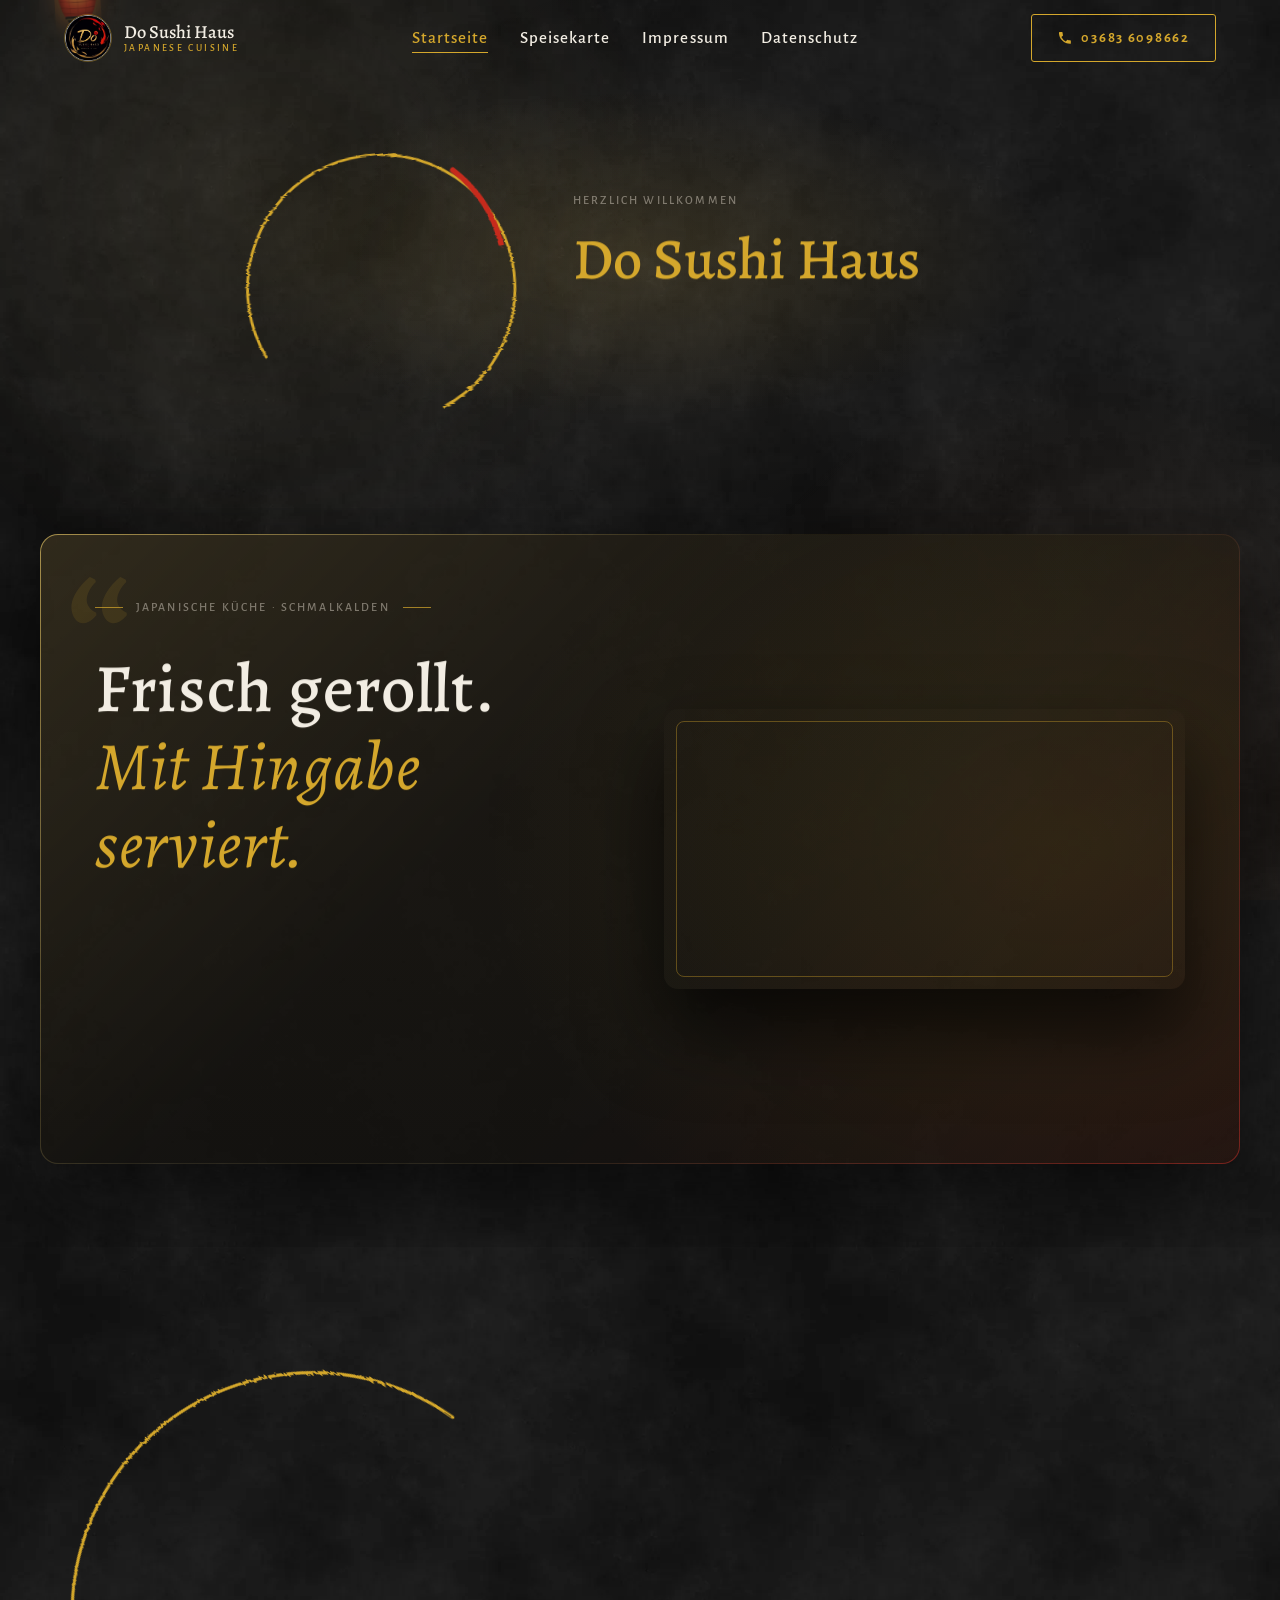
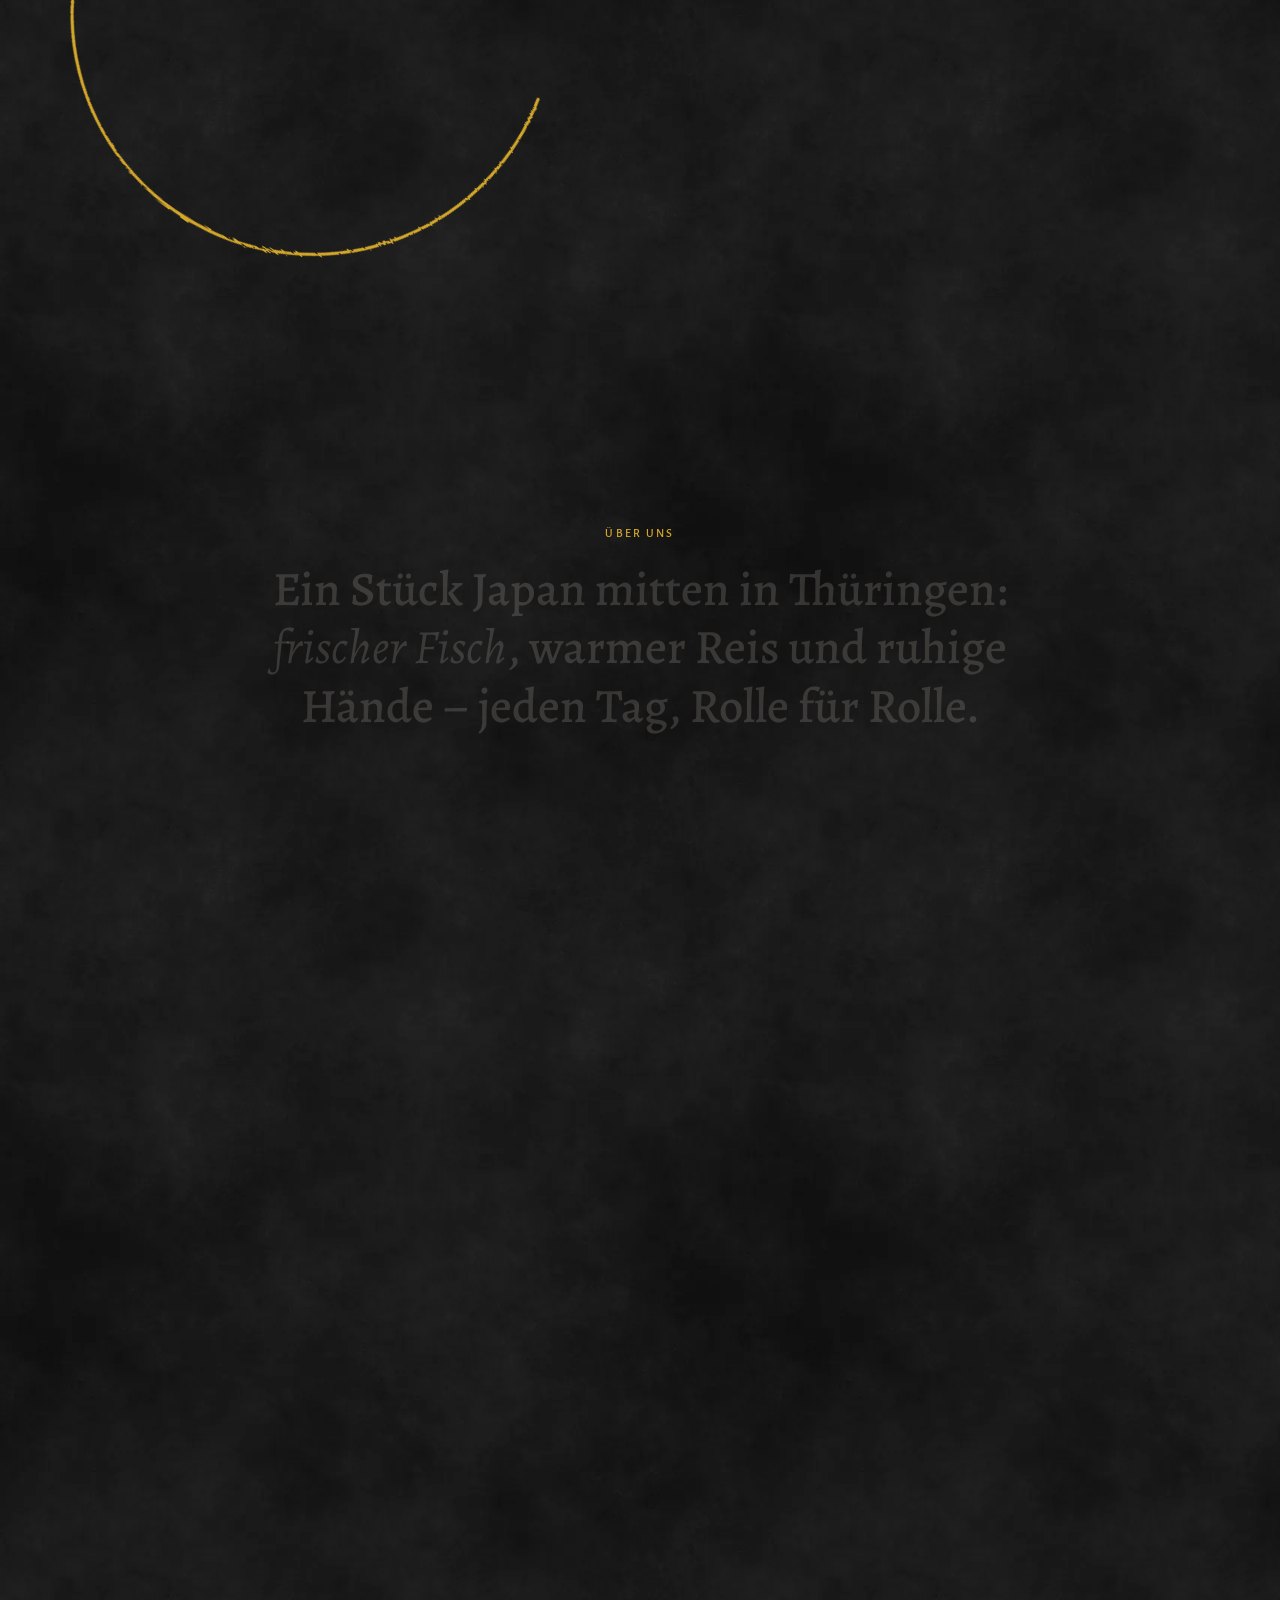
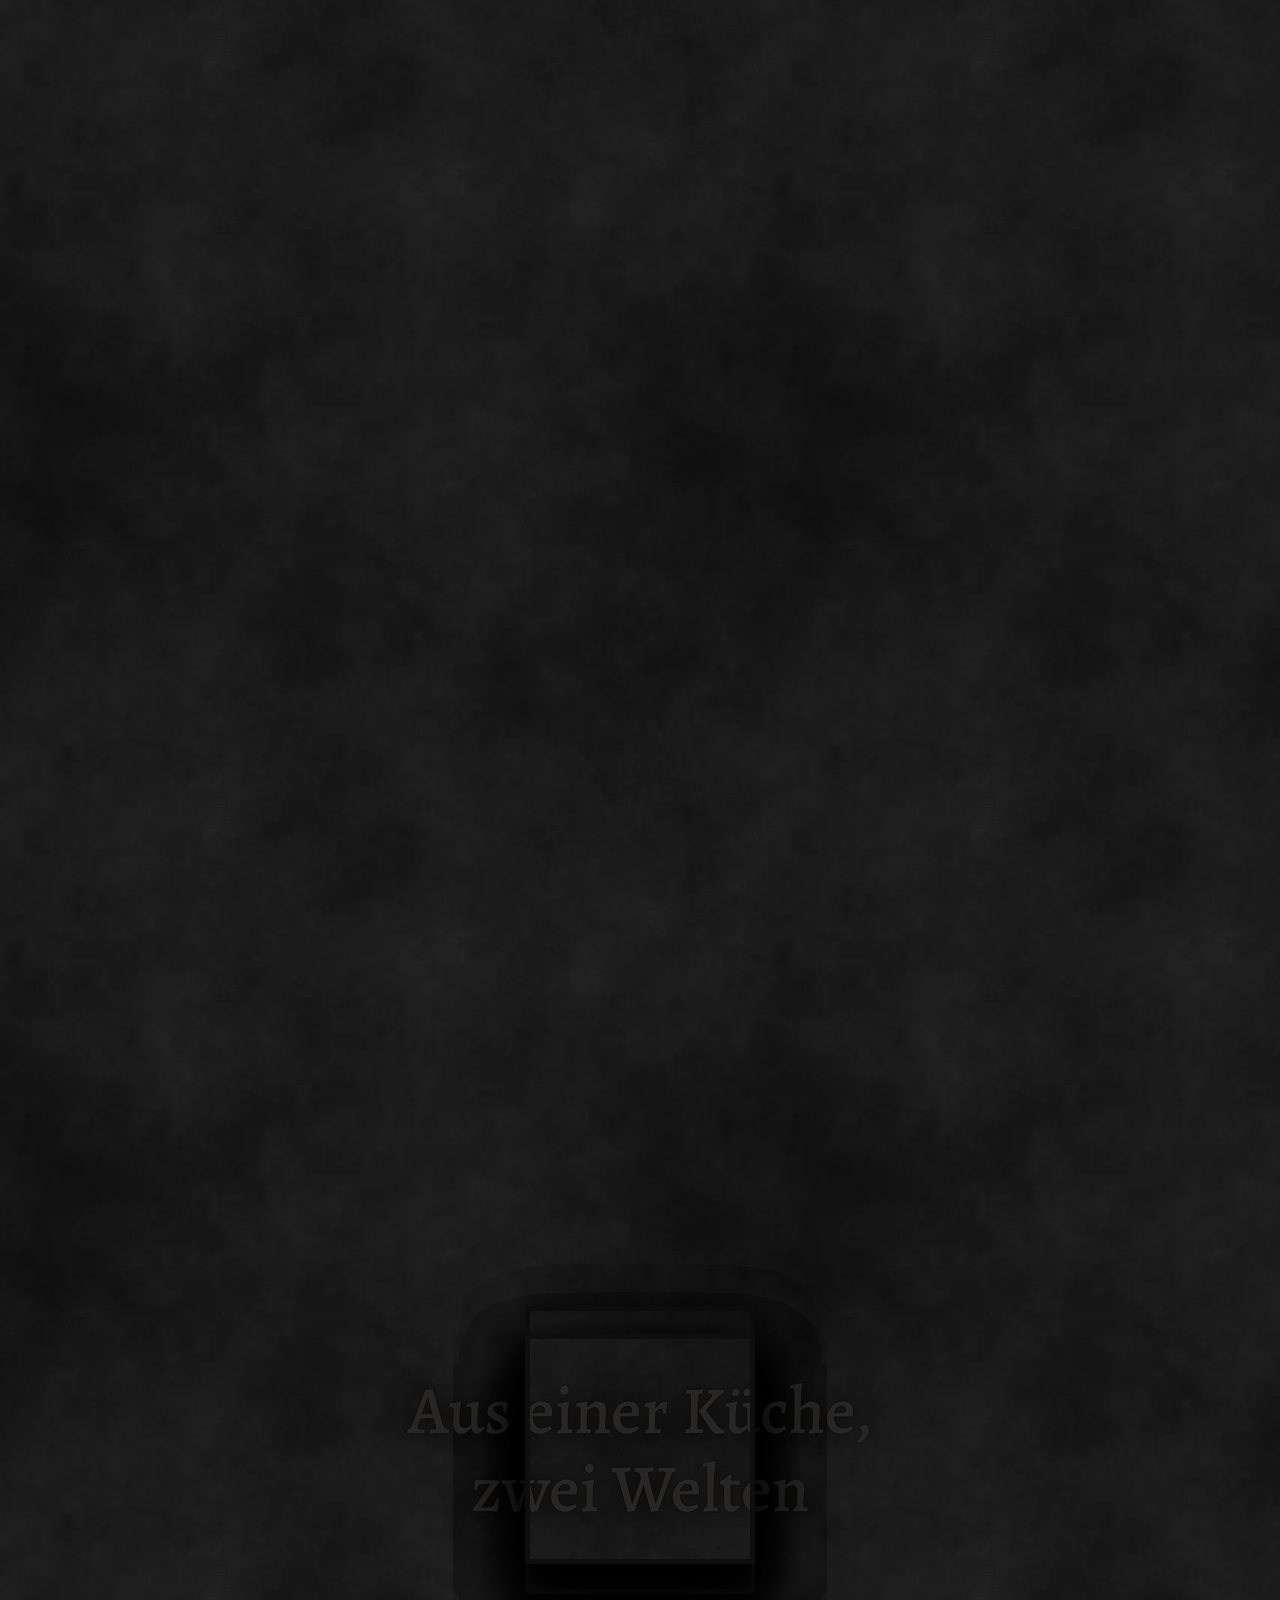
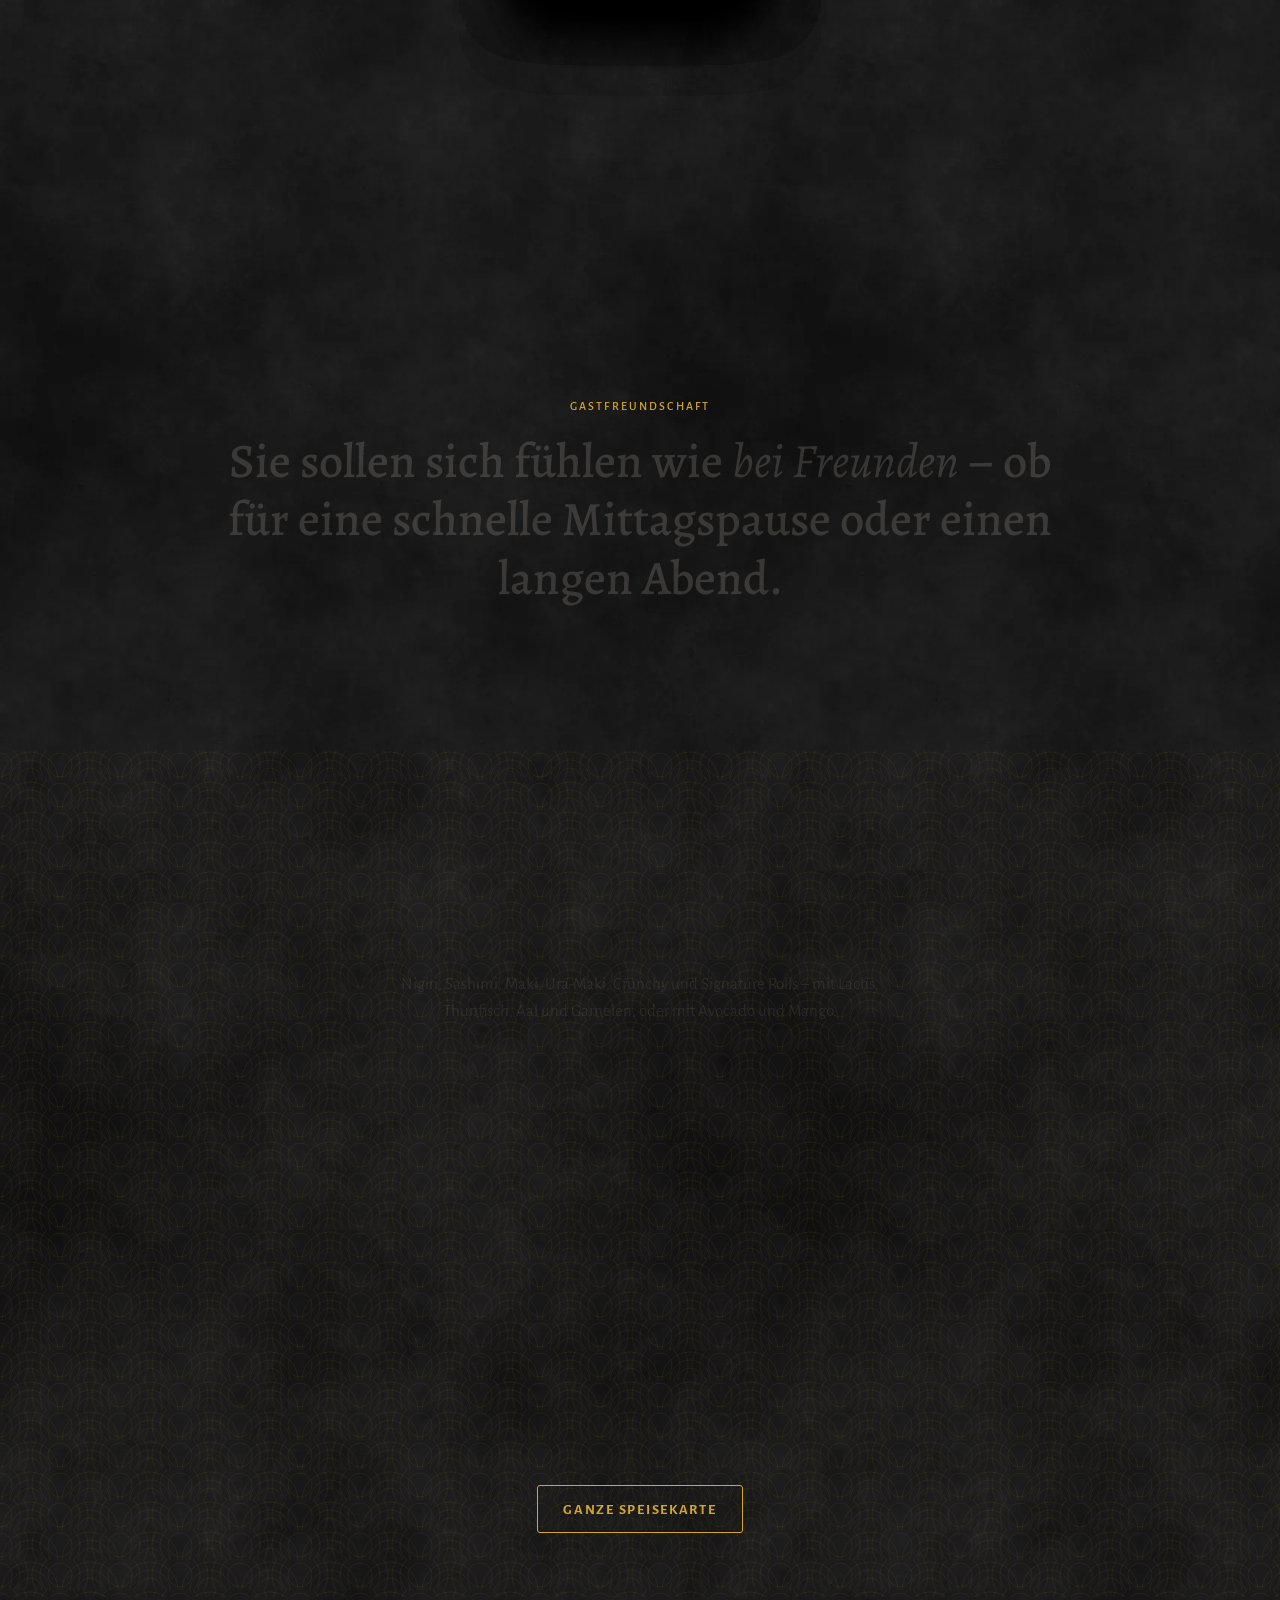
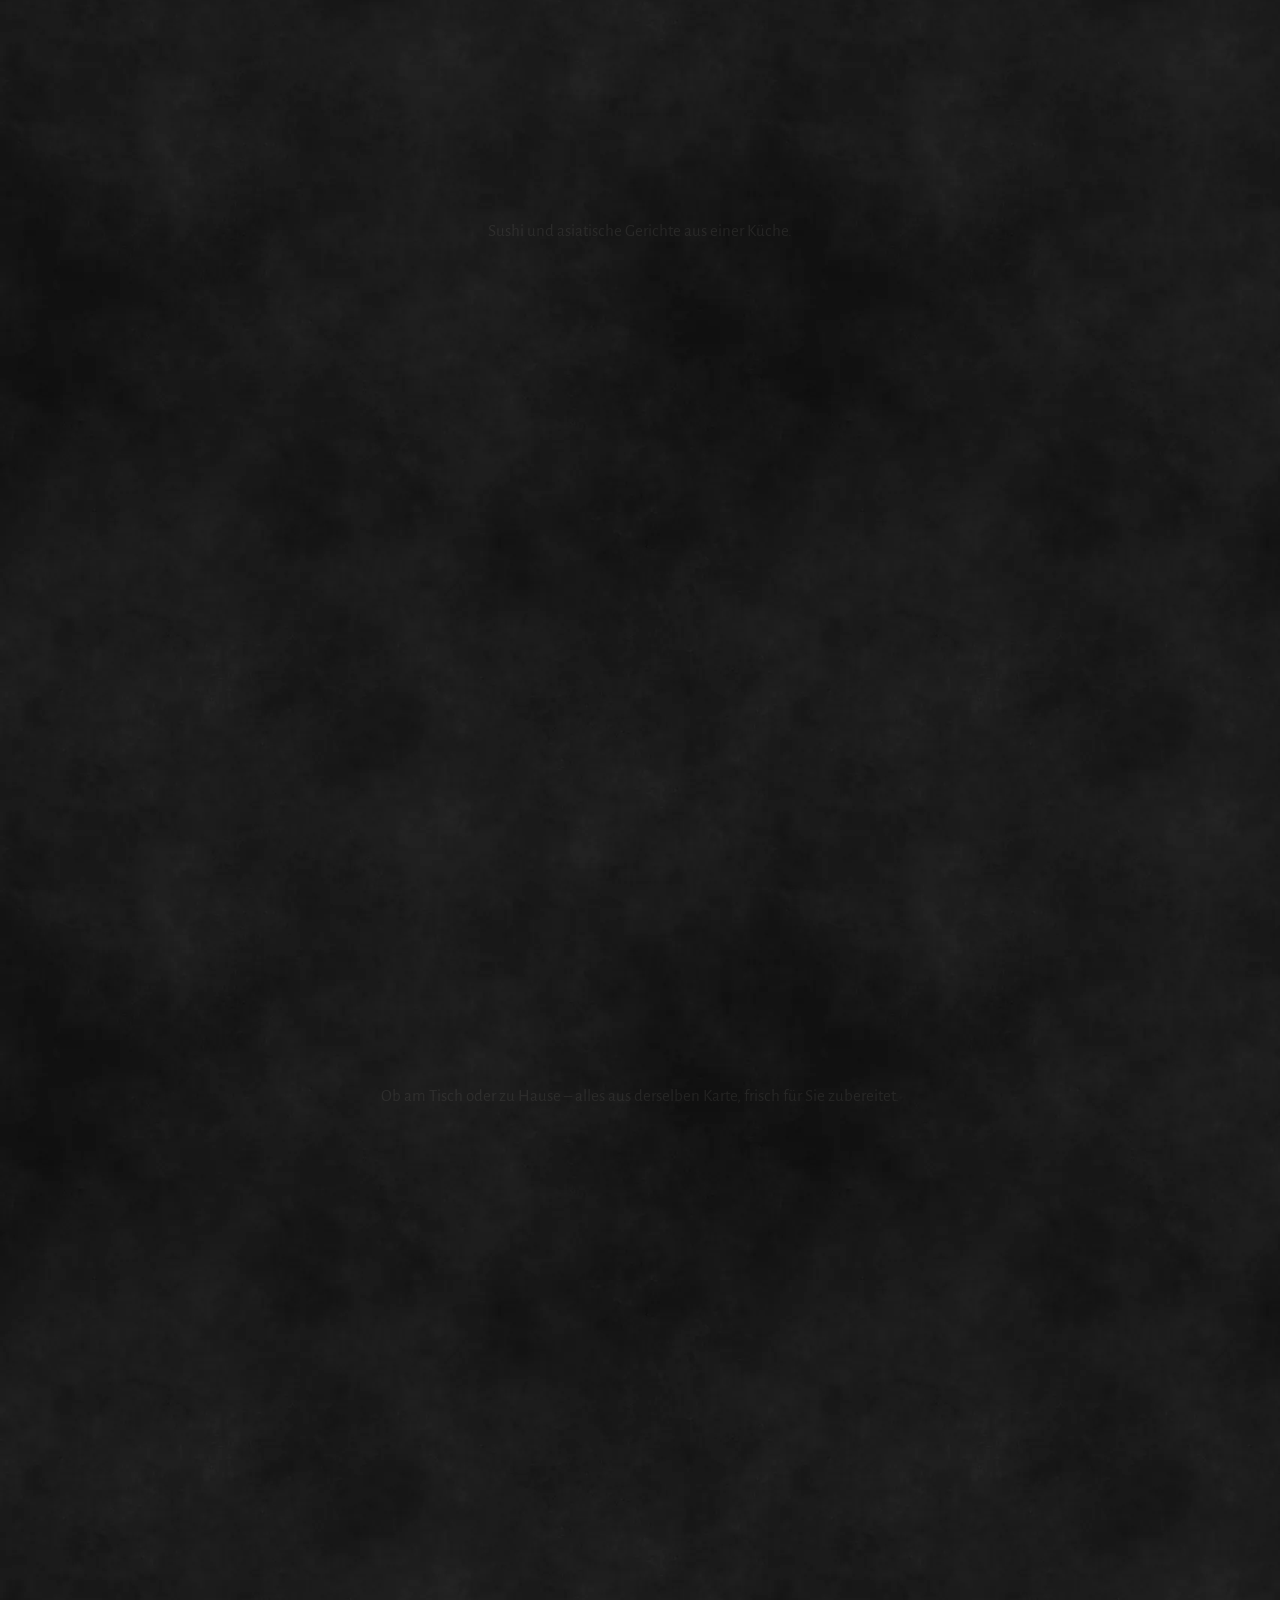
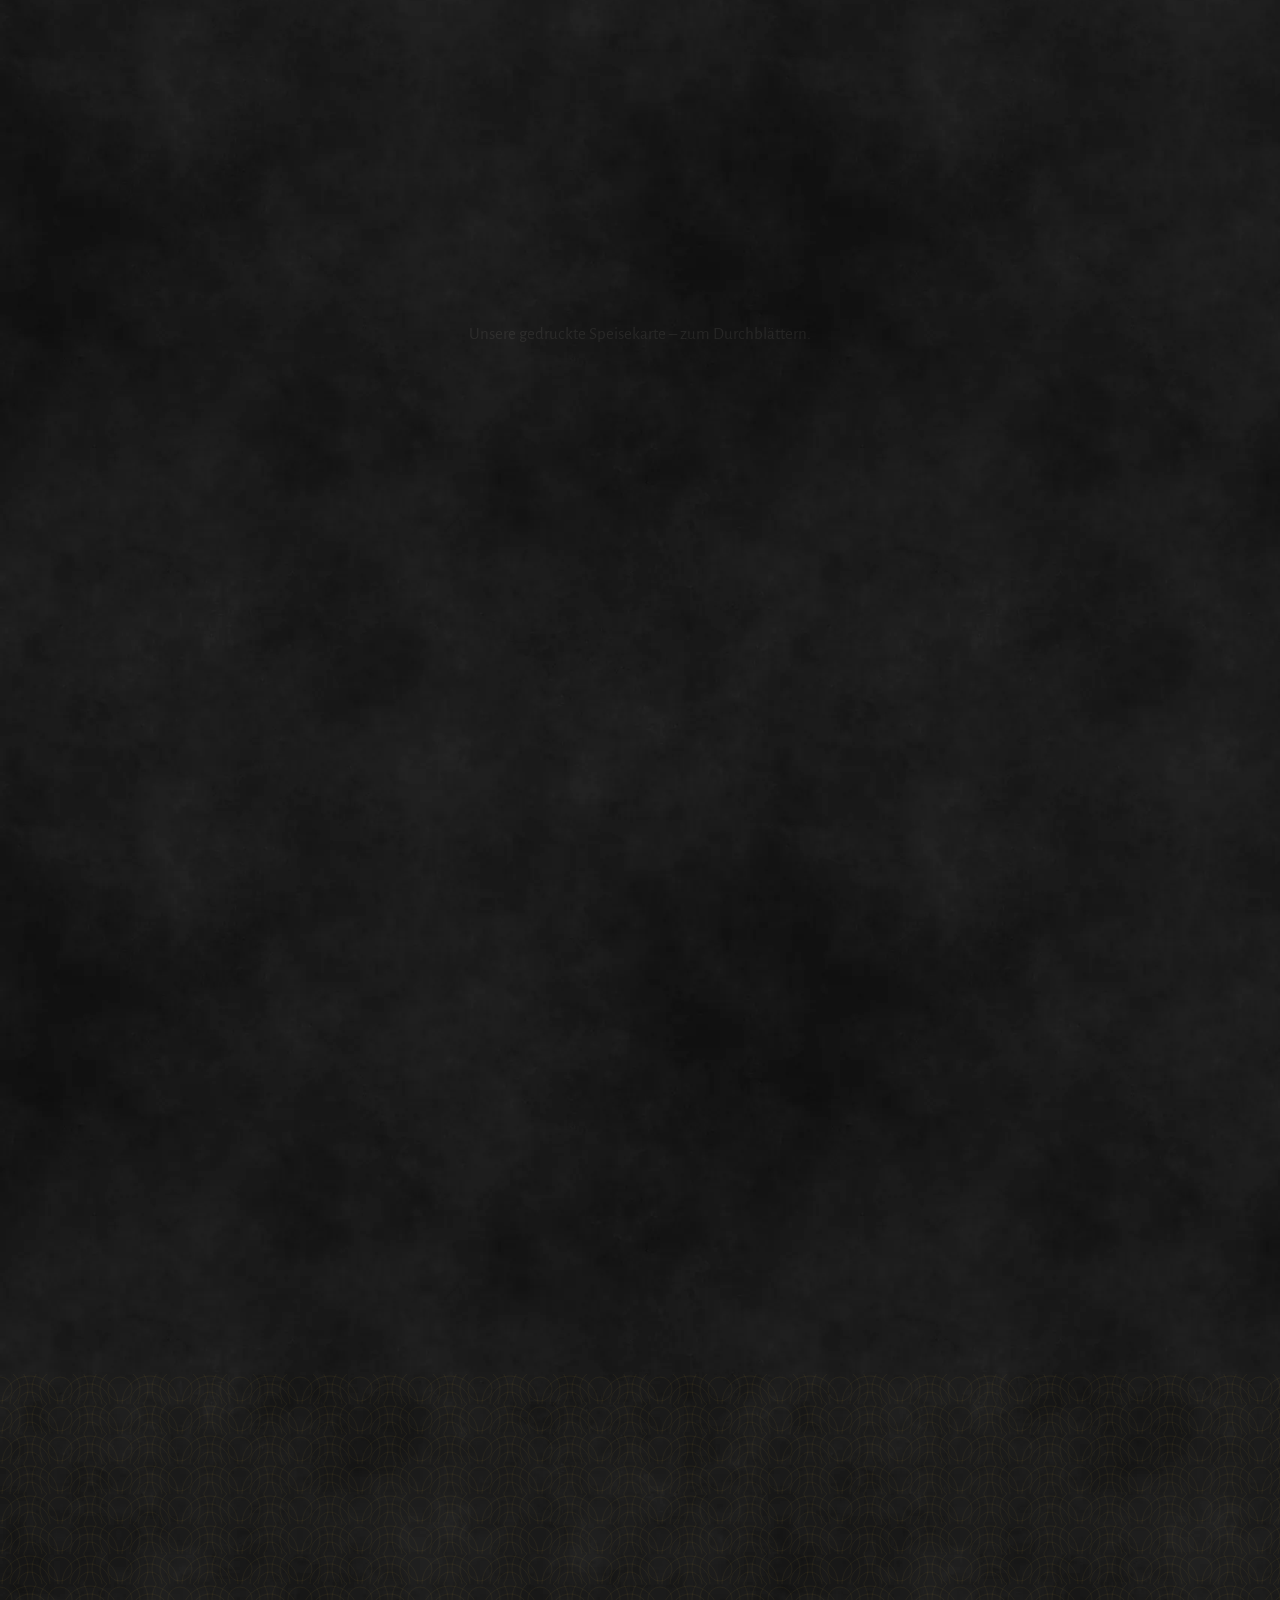
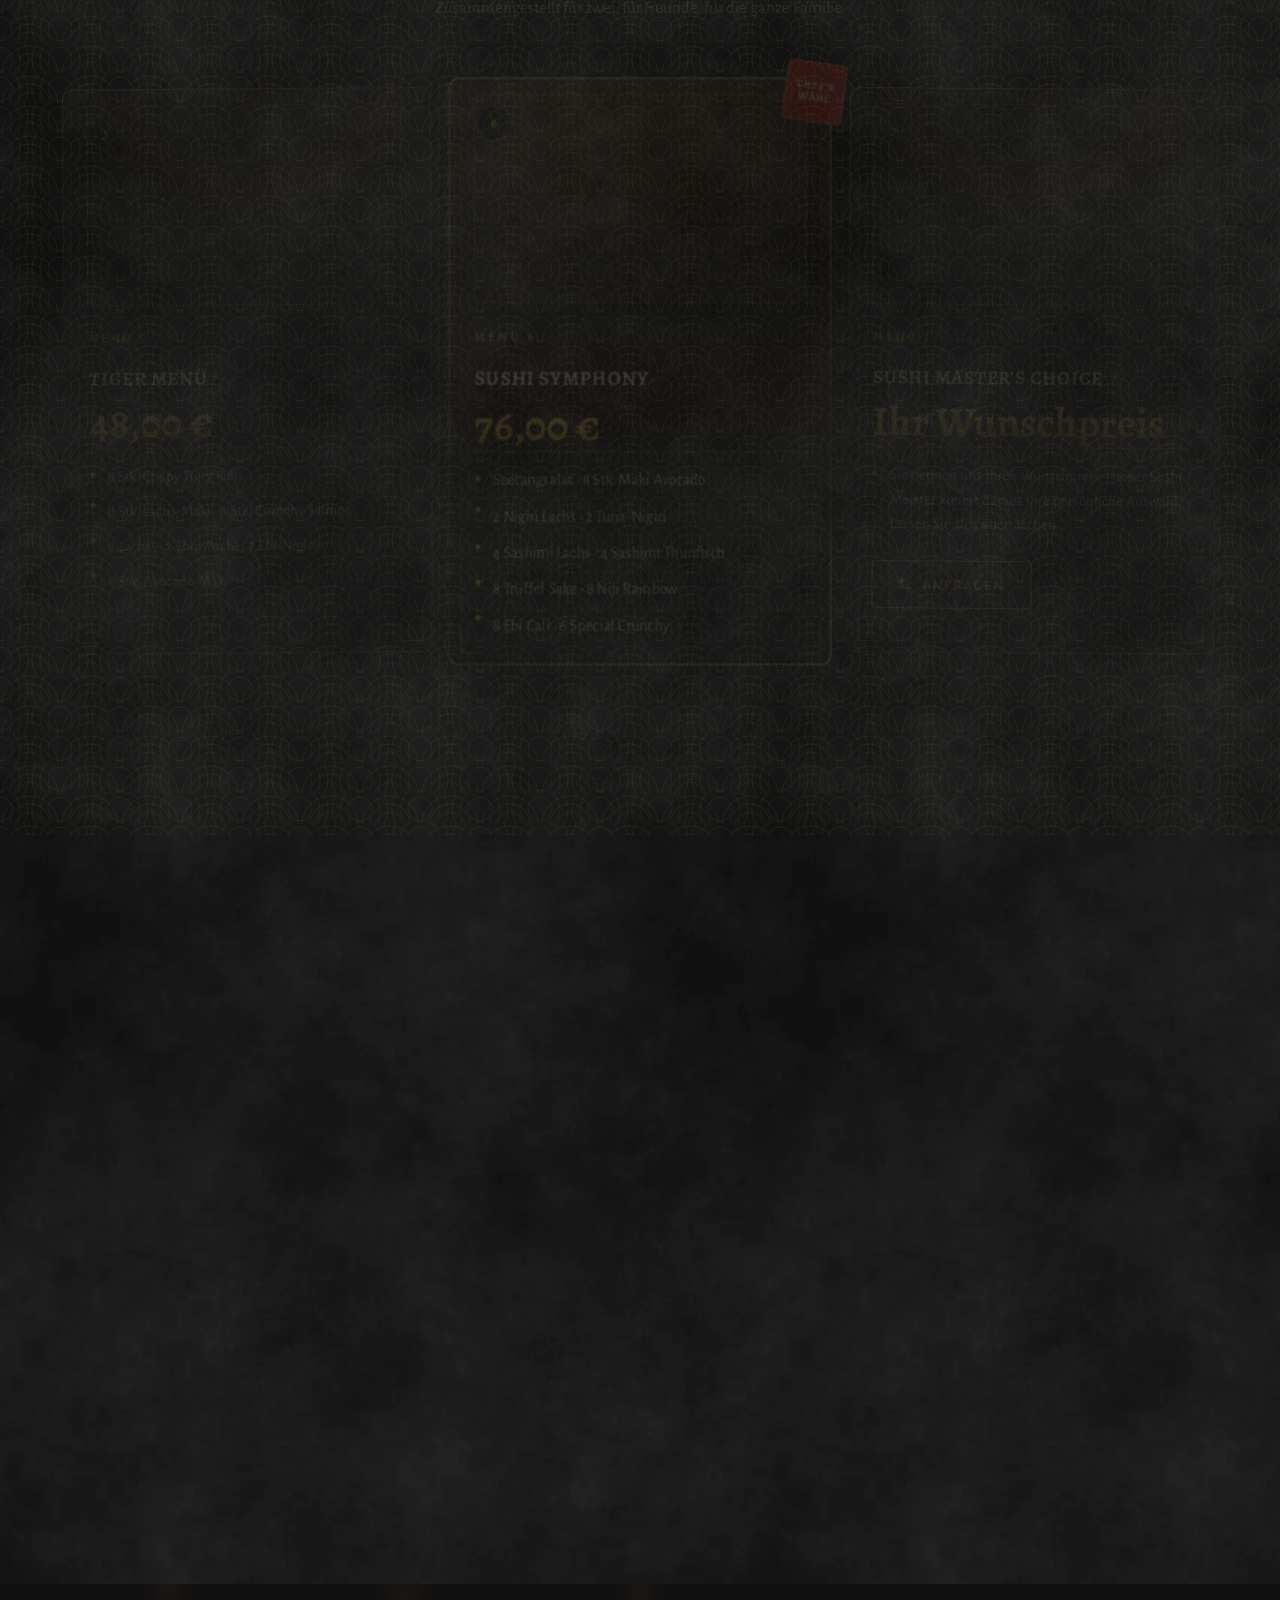
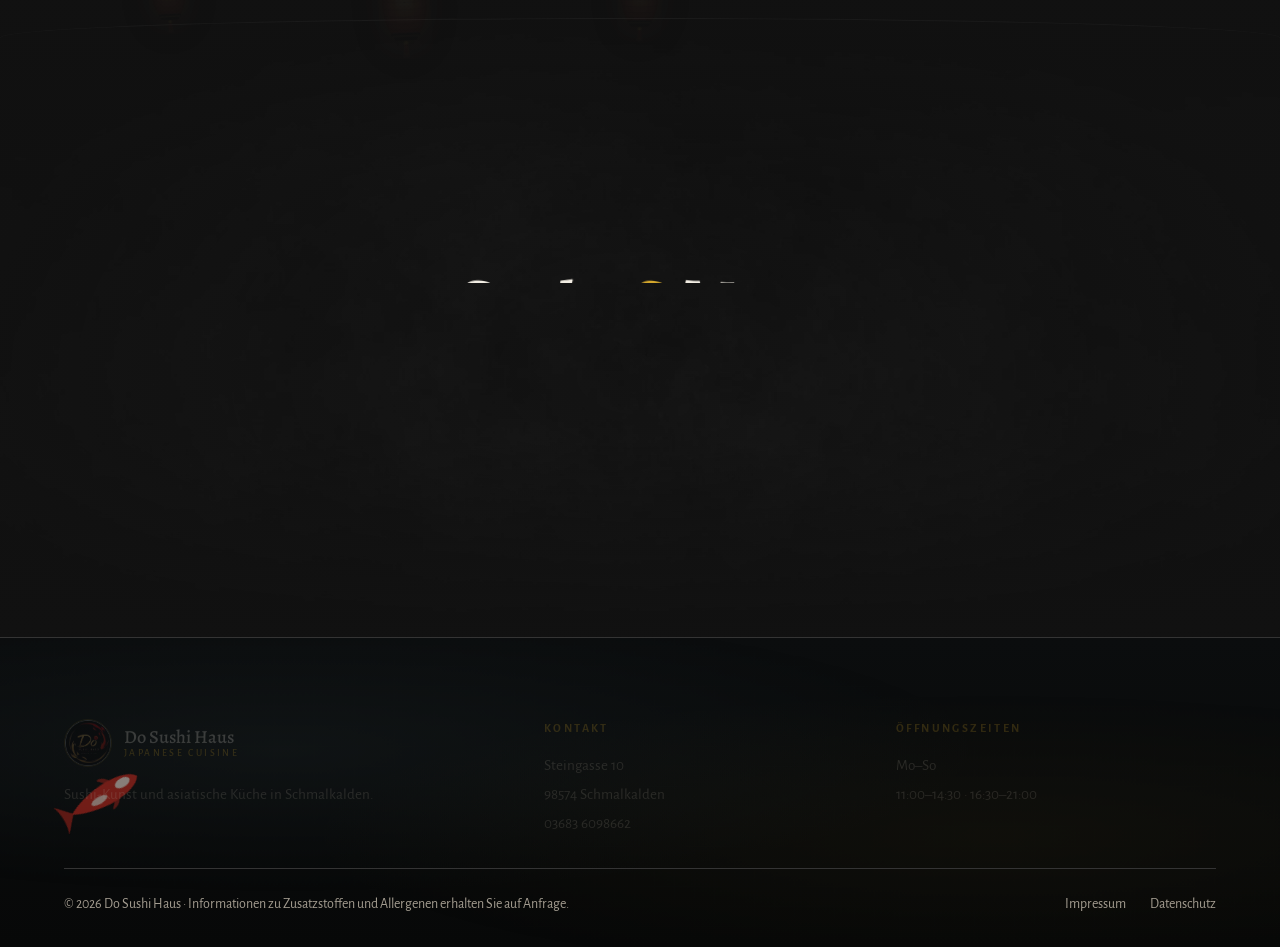
<file: ueber-uns.html>
<!doctype html>
<html lang="de"><head><meta charset="utf-8"><title>Über uns – Do Sushi Haus</title>
<meta http-equiv="refresh" content="0; url=index.html#ueber-uns"><link rel="canonical" href="index.html#ueber-uns"></head>
<body style="background:#111;color:#f2ede3"><a href="index.html#ueber-uns">Weiter zu „Über uns“</a></body></html>
</file>
<file: css/style.css>
/* ==========================================================================
   Do Sushi Haus – Design System
   Concept: "Gold on Slate" – the printed menu, translated to the web.
   ========================================================================== */

/* ---------- Fonts (self-hosted, DSGVO) ---------- */
@font-face { font-family: "Alegreya"; src: url("../fonts/alegreya-latin-500-normal.woff2") format("woff2"); font-weight: 500; font-display: swap; }
@font-face { font-family: "Alegreya"; src: url("../fonts/alegreya-latin-700-normal.woff2") format("woff2"); font-weight: 700; font-display: swap; }
@font-face { font-family: "Alegreya"; src: url("../fonts/alegreya-latin-400-italic.woff2") format("woff2"); font-weight: 400; font-style: italic; font-display: swap; }
@font-face { font-family: "Alegreya Sans"; src: url("../fonts/alegreya-sans-latin-400-normal.woff2") format("woff2"); font-weight: 400; font-display: swap; }
@font-face { font-family: "Alegreya Sans"; src: url("../fonts/alegreya-sans-latin-500-normal.woff2") format("woff2"); font-weight: 500; font-display: swap; }
@font-face { font-family: "Alegreya Sans"; src: url("../fonts/alegreya-sans-latin-700-normal.woff2") format("woff2"); font-weight: 700; font-display: swap; }

/* ---------- Tokens ---------- */
:root {
  /* Slate */
  --bg: #111111;
  --surface: #1a1a1a;
  --surface-2: #232323;
  --line: #343434;

  /* Ink */
  --ink: #f2ede3;
  --muted: #a39c90;

  /* Accents */
  --gold: #d4a72c;
  --gold-soft: #e8c766;
  --gold-line: rgba(212, 167, 44, .38);
  --koi: #c62a1f;           /* ≤ 5 % of any screen */
  --lantern: #e07a2e;       /* warm glow, Asia & closing CTA only */
  --ok: #6ba368;

  /* Type */
  --font-serif: "Alegreya", Georgia, "Times New Roman", serif;
  --font-sans: "Alegreya Sans", "Segoe UI", system-ui, sans-serif;

  --fs-display: clamp(2.5rem, 1.6rem + 4vw, 4.25rem);
  --fs-h2: clamp(1.875rem, 1.5rem + 1.6vw, 2.75rem);
  --fs-h3: clamp(1.25rem, 1.1rem + .6vw, 1.5rem);
  --fs-body: clamp(1rem, .96rem + .2vw, 1.0625rem);
  --fs-small: .875rem;
  --fs-label: .75rem;

  /* Space (8-pt) */
  --s-1: .25rem; --s-2: .5rem; --s-3: 1rem; --s-4: 1.5rem;
  --s-5: 2rem; --s-6: 3rem; --s-7: 4rem; --s-8: 6rem; --s-9: 8rem;
  --section-y: clamp(4rem, 2.5rem + 6vw, 8rem);
  --gutter: clamp(1rem, .5rem + 2vw, 1.5rem);

  --container: 1200px;
  --measure: 720px;
  --radius: 3px;

  --ease: cubic-bezier(.2, .7, .2, 1);
  --dur: 600ms;
}

/* ---------- Base ---------- */
*, *::before, *::after { box-sizing: border-box; }
html { -webkit-text-size-adjust: 100%; scroll-behavior: smooth; }
body {
  margin: 0;
  background-color: var(--bg);
  color: var(--ink);
  font-family: var(--font-sans);
  font-size: var(--fs-body);
  line-height: 1.6;
  -webkit-font-smoothing: antialiased;
  overflow-x: hidden;
}
img { max-width: 100%; display: block; }
a { color: inherit; }
h1, h2, h3 { font-family: var(--font-serif); font-weight: 500; line-height: 1.15; margin: 0; }
p { margin: 0 0 var(--s-3); }
:focus-visible { outline: 2px solid var(--gold); outline-offset: 3px; }

.container { width: 100%; max-width: var(--container); margin-inline: auto; padding-inline: var(--gutter); }
.measure { max-width: var(--measure); margin-inline: auto; }
.section { padding-block: var(--section-y); position: relative; }
.visually-hidden { position: absolute; width: 1px; height: 1px; overflow: hidden; clip: rect(0 0 0 0); white-space: nowrap; }

/* ---------- Surfaces & textures ---------- */
/* Slate stone: seamless generated texture (assets/img/slate.webp, 8 KB) */
.slate { background: var(--bg) url("../assets/img/slate.webp") repeat; background-size: 768px; }
/* Seigaiha wave pattern – very faint, for alternating sections */
.waves {
  background-image: url("data:image/svg+xml,%3Csvg xmlns='http://www.w3.org/2000/svg' width='60' height='30' viewBox='0 0 60 30'%3E%3Cg fill='none' stroke='%23d4a72c' stroke-opacity='.07'%3E%3Ccircle cx='30' cy='30' r='28'/%3E%3Ccircle cx='30' cy='30' r='20'/%3E%3Ccircle cx='30' cy='30' r='12'/%3E%3Ccircle cx='0' cy='15' r='28'/%3E%3Ccircle cx='0' cy='15' r='20'/%3E%3Ccircle cx='0' cy='15' r='12'/%3E%3Ccircle cx='60' cy='15' r='28'/%3E%3Ccircle cx='60' cy='15' r='20'/%3E%3Ccircle cx='60' cy='15' r='12'/%3E%3C/g%3E%3C/svg%3E");
}
/* Warm lantern wash – Asia side & closing CTA */
.warm { background-image: radial-gradient(ellipse at 50% 120%, rgba(224,122,46,.18), transparent 60%); }

/* ---------- Typography helpers ---------- */
.display { font-size: var(--fs-display); letter-spacing: .01em; }
.h2 { font-size: var(--fs-h2); color: var(--gold); }
.h3 { font-size: var(--fs-h3); }
.lead { font-family: var(--font-serif); font-style: italic; font-size: 1.15em; color: var(--muted); }
.label { font-size: var(--fs-label); letter-spacing: .18em; text-transform: uppercase; color: var(--muted); font-weight: 500; }
.gold { color: var(--gold); }
.muted { color: var(--muted); }

/* Outline word running vertically along a section edge (SUSHI / ASIA) */
.edge-word {
  position: absolute; top: 50%; right: -.15em;
  writing-mode: vertical-rl;
  transform: translateY(-50%);
  font-family: var(--font-serif); font-weight: 500;
  font-size: clamp(3.5rem, 2rem + 6vw, 8.5rem);
  letter-spacing: .08em; line-height: 1; white-space: nowrap;
  color: transparent; -webkit-text-stroke: 1px rgba(212,167,44,.22);
  pointer-events: none; user-select: none;
}
@media (max-width: 767px) { .edge-word { opacity: .5; } }

/* ---------- Signature title frame (from the printed menu) ---------- */
.title-frame { display: flex; flex-direction: column; align-items: center; text-align: center; gap: var(--s-2); margin-bottom: var(--s-5); }
.title-frame__box {
  position: relative;
  border: 1px solid var(--gold-line);
  border-radius: 4px;
  padding: .2em .9em .3em;
  font-family: var(--font-serif); font-weight: 500;
  font-size: var(--fs-h2); color: var(--gold); line-height: 1.1;
}
.title-frame__sub {
  position: absolute; left: 50%; bottom: 0; transform: translate(-50%, 50%);
  background: var(--bg); padding: 0 .7em;
  font-family: var(--font-sans); font-size: var(--fs-label);
  letter-spacing: .14em; color: var(--ink); white-space: nowrap;
}
.title-frame__desc { max-width: 34rem; margin-top: var(--s-3); color: var(--ink); opacity: .85; }

/* ---------- Brush stroke divider (draws on scroll) ---------- */
.brush { display: block; width: min(320px, 70%); height: auto; margin: var(--s-4) auto; overflow: visible; }
.brush path { fill: none; stroke: var(--gold); stroke-linecap: round; stroke-dasharray: 1; stroke-dashoffset: 1; }
.is-visible .brush path, .brush.is-visible path { animation: draw 1.4s var(--ease) forwards; }
@keyframes draw { to { stroke-dashoffset: 0; } }

/* ---------- Buttons ---------- */
.btn {
  display: inline-flex; align-items: center; justify-content: center; gap: .6em;
  min-height: 48px; padding: .8em 1.75em;
  font-family: var(--font-sans); font-weight: 700; font-size: .9rem;
  letter-spacing: .12em; text-transform: uppercase; text-decoration: none;
  border: 1px solid var(--gold); border-radius: var(--radius);
  cursor: pointer; transition: background-color .25s, color .25s, transform .25s var(--ease);
}
.btn--primary { background: var(--gold); color: #111; }
.btn--primary:hover { background: var(--gold-soft); }
.btn--ghost { background: transparent; color: var(--gold); }
.btn--ghost:hover { background: rgba(212,167,44,.1); }
.btn:active { transform: translateY(1px); }
.btn svg { width: 1.1em; height: 1.1em; }

/* ---------- Menu item row ---------- */
.menu-list { list-style: none; margin: 0; padding: 0; display: grid; gap: var(--s-4); }
.dish { display: grid; grid-template-columns: 2.6rem 1fr auto; column-gap: var(--s-2); align-items: baseline; }
.dish__code { font-weight: 700; color: var(--ink); font-size: .95rem; }
.dish__head { display: flex; align-items: baseline; gap: var(--s-2); min-width: 0; }
.dish__name { font-family: var(--font-serif); font-weight: 700; text-transform: uppercase; letter-spacing: .03em; color: var(--gold); }
.dish__head::after { content: ""; flex: 1; border-bottom: 1px dotted var(--line); transform: translateY(-.3em); min-width: 1rem; }
.dish__price { font-family: var(--font-serif); font-weight: 700; color: var(--gold); font-variant-numeric: tabular-nums; white-space: nowrap; }
.dish__desc { grid-column: 2 / -1; color: var(--muted); font-size: .95rem; margin-top: .15rem; }
.dish__desc b { color: var(--ink); font-weight: 500; }
.dish__options { grid-column: 2 / -1; list-style: none; padding: 0; margin: var(--s-2) 0 0; display: grid; gap: .25rem; }
.dish__options li { display: flex; gap: var(--s-2); align-items: baseline; }
.dish__options li::after { content: none; }
.dish__options > span:first-child { flex: 1; color: var(--ink); }

/* ---------- Tags ---------- */
.tag { display: inline-flex; align-items: center; gap: .3em; font-size: .7rem; font-weight: 700; letter-spacing: .1em; text-transform: uppercase; padding: .15em .55em; border-radius: 2px; border: 1px solid currentColor; vertical-align: middle; }
.tag--veg { color: var(--ok); }
.tag--hot { color: var(--koi); }
/* Seal stamp – red square like the 鮨 mark in the logo, Latin text only */
.seal {
  display: inline-grid; place-items: center;
  width: 3.25rem; height: 3.25rem;
  background: var(--koi); color: #fff3e6;
  font-family: var(--font-serif); font-weight: 700; font-size: .62rem;
  letter-spacing: .08em; text-transform: uppercase; text-align: center; line-height: 1.1;
  border-radius: 4px; transform: rotate(-6deg);
  box-shadow: inset 0 0 0 2px rgba(255,255,255,.18);
  filter: url(#rough);
}

/* ---------- Plate card (sushi belt) ----------
   Driven by js/main.js: auto-runs slowly, drag / swipe / trackpad / arrows,
   inertia on release, endless loop. */
.belt {
  position: relative; overflow: hidden; padding-block: var(--s-4) var(--s-5);
  cursor: grab; touch-action: pan-y; user-select: none; -webkit-user-select: none;
  mask-image: linear-gradient(90deg, transparent, #000 6%, #000 94%, transparent);
}
.belt.is-dragging { cursor: grabbing; }
.belt__track { display: flex; gap: clamp(1.25rem, 1rem + 1.5vw, 2.5rem); width: max-content; padding-inline: var(--gutter); will-change: transform; }
.belt { isolation: isolate; }
.plate { width: 210px; flex: none; text-align: center; }
.plate__dish {
  width: 190px; margin-inline: auto;
  aspect-ratio: 1; border-radius: 50%; overflow: hidden;
  border: 6px solid #0c0c0c; outline: 2px solid var(--plate, var(--gold)); outline-offset: -10px;
  box-shadow: 0 18px 30px rgba(0,0,0,.6);
  transition: translate .45s var(--ease, ease), box-shadow .45s;
}
.plate__dish { cursor: pointer; }
.plate__dish img { width: 100%; height: 100%; object-fit: cover; pointer-events: none; }
.plate:hover .plate__dish { translate: 0 -8px; box-shadow: 0 28px 40px rgba(0,0,0,.7); }
.plate__kicker { margin: var(--s-3) 0 .15rem; font-size: .68rem; letter-spacing: .16em; text-transform: uppercase; color: var(--muted); }
.plate__name { font-family: var(--font-serif); font-weight: 700; font-size: 1.1rem; text-transform: uppercase; color: var(--gold); letter-spacing: .03em; }
.plate__meta { font-size: var(--fs-small); color: var(--muted); margin: .2rem 0 .3rem; line-height: 1.35; }
.plate__price { font-family: var(--font-serif); font-weight: 700; color: var(--ink); }
@media (max-width: 767px) { .plate { width: 170px; } .plate__dish { width: 156px; } }

.belt__nav {
  position: absolute; top: calc(var(--s-4) + 95px); z-index: 2; transform: translateY(-50%);
  width: 48px; height: 48px; border-radius: 50%; display: grid; place-items: center;
  background: rgba(17,17,17,.82); border: 1px solid var(--gold-line); color: var(--gold);
  font: 400 1.8rem/1 var(--font-serif); padding-bottom: 4px; cursor: pointer;
  transition: background-color .25s, transform .25s;
}
.belt__nav:hover { background: var(--gold); color: #111; }
.belt__nav:active { transform: translateY(-50%) scale(.94); }
.belt__nav--prev { left: max(1rem, 3vw); }
.belt__nav--next { right: max(1rem, 3vw); }
@media (max-width: 767px) { .belt__nav { display: none; } }

/* ---------- Set card (wooden tag) ---------- */
.set-card {
  position: relative; padding: var(--s-5) var(--s-4) var(--s-4);
  background: var(--surface); border: 1px solid var(--line); border-top: 2px solid var(--gold);
  border-radius: var(--radius);
}
.set-card__price { font-family: var(--font-serif); font-weight: 700; font-size: 2rem; color: var(--gold); line-height: 1; }
.set-card__name { font-family: var(--font-serif); font-weight: 700; text-transform: uppercase; letter-spacing: .04em; margin: var(--s-2) 0; }
.set-card ul { list-style: none; padding: 0; margin: 0; color: var(--muted); font-size: .95rem; }
.set-card li + li { border-top: 1px solid var(--line); padding-top: .3rem; margin-top: .3rem; }
.set-card .seal { position: absolute; top: -1rem; right: 1rem; }

/* ---------- Lantern ---------- */
.lantern { --size: 64px; --delay: 0s; width: var(--size); transform-origin: 50% 0; display: inline-block; }
@media (prefers-reduced-motion: no-preference) {
  .lantern { animation: sway 4.5s ease-in-out var(--delay) infinite alternate; }
  .lantern__glow { animation: flicker 3.2s ease-in-out infinite; }
}
.lantern svg { width: 100%; height: auto; overflow: visible; }
.lantern__glow { filter: blur(14px); opacity: .55; }
@keyframes sway { from { transform: rotate(-3.5deg); } to { transform: rotate(3.5deg); } }
@keyframes flicker { 0%,100% { opacity: .55; } 45% { opacity: .42; } 60% { opacity: .62; } }

/* ---------- Steam (hot dishes only: Pho, Udon, Wok, Ente) ---------- */
.steam-wrap { position: relative; }
.steam { position: absolute; left: 50%; bottom: 55%; width: 40%; height: 70%; transform: translateX(-50%); pointer-events: none; }
.steam span {
  position: absolute; bottom: 0; width: 18%; height: 60%;
  background: radial-gradient(ellipse at center, rgba(255,255,255,.35), transparent 70%);
  filter: blur(8px); opacity: 0; border-radius: 50%;
}
.steam span:nth-child(1) { left: 15%; --dx: -10px; animation-delay: 0s; }
.steam span:nth-child(2) { left: 41%; --dx: 8px;  animation-delay: 1.2s; }
.steam span:nth-child(3) { left: 67%; --dx: -6px; animation-delay: 2.4s; }
@media (prefers-reduced-motion: no-preference) {
  .steam span { animation: steam 3.6s ease-out infinite; }
}
@keyframes steam {
  0%   { transform: translate(0, 0) scale(.6); opacity: 0; }
  20%  { opacity: .9; }
  100% { transform: translate(var(--dx), -120%) scale(1.6); opacity: 0; }
}

/* ---------- Open badge & hours ---------- */
.open-badge {
  display: inline-flex; align-items: center; gap: .55em;
  padding: .35em .9em; border: 1px solid var(--line); border-radius: 999px;
  font-size: var(--fs-small); background: rgba(17,17,17,.6); backdrop-filter: blur(4px);
}
.open-badge::before { content: ""; width: .55em; height: .55em; border-radius: 50%; background: var(--koi); }
.open-badge.is-open::before { background: var(--ok); box-shadow: 0 0 0 4px rgba(107,163,104,.2); }

.hours { width: 100%; border-collapse: collapse; font-variant-numeric: tabular-nums; }
.hours th, .hours td { padding: .6rem 0; border-bottom: 1px solid var(--line); text-align: left; font-weight: 400; }
.hours td { text-align: right; }
.hours tr.is-today th, .hours tr.is-today td { color: var(--gold); font-weight: 700; }
.hours tr.is-closed td { color: var(--koi); }

/* ---------- Placeholders (keep layout until data arrives) ---------- */
.ph {
  display: grid; place-items: center; text-align: center; gap: var(--s-2);
  background: var(--surface); border: 1px dashed var(--line); border-radius: var(--radius);
  color: var(--muted); font-size: var(--fs-small);
}
.ph svg { width: 28px; height: 28px; opacity: .6; }
.insta-grid { display: grid; grid-template-columns: repeat(3, 1fr); gap: var(--s-2); }
@media (min-width: 768px) { .insta-grid { grid-template-columns: repeat(6, 1fr); } }
.insta-grid .ph { aspect-ratio: 1; }
.map-ph { aspect-ratio: 16 / 9; padding: var(--s-4); }
@media (max-width: 767px) { .map-ph { aspect-ratio: 4 / 5; } }

/* ---------- Noren curtain (page-entry transition) ---------- */
.noren { position: relative; overflow: hidden; }
.noren__panel {
  position: absolute; top: 0; bottom: 0; width: 50.5%; z-index: 2;
  background: linear-gradient(#141414, #0d0d0d);
  border-bottom: 2px solid var(--gold-line);
  transition: transform 1.1s var(--ease);
}
.noren__panel::after { /* stitched hem */
  content: ""; position: absolute; left: 8%; right: 8%; bottom: 14px; border-bottom: 1px dashed var(--gold-line);
}
.noren__panel--l { left: 0; transform-origin: top left; }
.noren__panel--r { right: 0; transform-origin: top right; }
.noren.is-open .noren__panel--l { transform: translateX(-100%) skewY(-4deg); }
.noren.is-open .noren__panel--r { transform: translateX(100%) skewY(4deg); }

/* ---------- Mobile call button & bottom bar ---------- */
.call-fab {
  position: fixed; right: 1rem; bottom: calc(1rem + env(safe-area-inset-bottom)); z-index: 50;
  width: 56px; height: 56px; border-radius: 50%; display: grid; place-items: center;
  background: var(--gold); color: #111; box-shadow: 0 8px 24px rgba(0,0,0,.5);
}
.call-fab svg { width: 24px; height: 24px; }
@media (min-width: 1024px) { .call-fab { display: none; } }

/* ---------- Reveal on scroll ---------- */
@media (prefers-reduced-motion: no-preference) {
  .reveal { opacity: 0; transform: translateY(16px); transition: opacity var(--dur) var(--ease), transform var(--dur) var(--ease); }
  .reveal.is-visible { opacity: 1; transform: none; }
}

/* ---------- Native belt for touch devices: browser scrolling, lightweight ---------- */
.belt--native {
  overflow-x: auto; overflow-y: hidden; cursor: auto; touch-action: auto;
  -webkit-overflow-scrolling: touch; scroll-snap-type: x mandatory; scroll-padding-inline: var(--gutter);
  scrollbar-width: none; mask-image: none; -webkit-mask-image: none;
}
.belt--native::-webkit-scrollbar { display: none; }
.belt--native .belt__track { will-change: auto; transform: none !important; }
.belt--native .plate { scroll-snap-align: start; }
.belt--native .plate__dish { rotate: none !important; }
.belt--native .belt__nav { display: none; }

/* ==========================================================================
   Sushi Menü – premium set cards (the priciest items deserve a showcase)
   ========================================================================== */
.set-card {
  isolation: isolate;
  border: 1px solid transparent; border-top-width: 1px; border-radius: 10px;
  background:
    radial-gradient(120% 60% at 50% 0%, rgba(212,167,44,.14), transparent 60%) padding-box,
    linear-gradient(180deg, #1e1b16, #141312) padding-box,
    linear-gradient(160deg, rgba(232,199,102,.85), rgba(212,167,44,.15) 35%, rgba(212,167,44,.08) 65%, rgba(232,199,102,.6)) border-box;
  box-shadow: 0 24px 50px rgba(0,0,0,.45), inset 0 1px 0 rgba(255,236,190,.06);
  transition: translate .45s var(--ease-out, ease), box-shadow .45s;
}
/* gold corner ornaments */
.set-card::before, .set-card::after {
  content: ""; position: absolute; width: 22px; height: 22px; pointer-events: none; z-index: 2;
  border: 1.5px solid var(--gold); opacity: .8;
}
.set-card::before { left: 10px; bottom: 10px; border-right: 0; border-top: 0; border-radius: 0 0 0 4px; }
.set-card::after { right: 10px; bottom: 10px; border-left: 0; border-top: 0; border-radius: 0 0 4px 0; }
.set-card:hover { translate: 0 -8px; box-shadow: 0 34px 70px rgba(0,0,0,.6), 0 0 0 1px rgba(232,199,102,.35), 0 0 40px rgba(212,167,44,.12); }

.set-card .label { color: var(--gold); letter-spacing: .28em; }
.set-card__name { font-size: 1.2rem; color: var(--ink); }
.set-card__price {
  font-size: clamp(2.2rem, 1.8rem + 1vw, 2.8rem);
  background: linear-gradient(180deg, #f6dd8c, #d4a72c 55%, #a97c12);
  -webkit-background-clip: text; background-clip: text; color: transparent;
  text-shadow: 0 6px 24px rgba(212,167,44,.18);
  padding-bottom: .25rem; border-bottom: 1px solid var(--gold-line); margin-bottom: .2rem;
}
.set-card ul li { position: relative; padding-left: 1.1rem; color: #c9c1b3; }
.set-card ul li::before { content: "◆"; position: absolute; left: 0; top: .42em; font-size: .5rem; color: var(--gold); }
.set-card li + li { border-top-color: rgba(212,167,44,.12); }

/* photo header: gentle zoom + light sweep on hover */
.set-card__img { border-radius: 9px 9px 0 0; }
.set-card--img { overflow: visible; }
.set-card--img::marker { content: none; }
.set-card--img > .set-card__img { position: relative; }

/* featured (Chef's choice) card glows */
.set-card:has(.seal) {
  background:
    radial-gradient(120% 70% at 50% 0%, rgba(212,167,44,.24), transparent 60%) padding-box,
    linear-gradient(180deg, #241f15, #151312) padding-box,
    linear-gradient(160deg, #f6dd8c, #d4a72c 40%, rgba(212,167,44,.35) 70%, #f6dd8c) border-box;
  box-shadow: 0 30px 70px rgba(0,0,0,.55), 0 0 60px rgba(212,167,44,.16);
}
@media (min-width: 900px) { .sets > .set-card:has(.seal) { scale: 1.04; z-index: 2; } }
html, body { overflow-x: clip; }

/* ==========================================================================
   Set cards v3 – framed photo (never spills), mobile swipe showcase
   ========================================================================== */
.sets .set-card--img { padding-top: var(--s-3); }
.sets .set-card--img .set-card__img {
  display: block; width: 100%; max-width: 100%; margin: 0 0 var(--s-4);
  aspect-ratio: 16 / 10; object-fit: cover; border-radius: 7px;
  box-shadow: 0 0 0 1px rgba(232,199,102,.35), 0 14px 28px rgba(0,0,0,.5);
  transform: none !important; transition: filter .5s;
}
.sets .set-card--img:hover .set-card__img { transform: none !important; filter: brightness(1.08) saturate(1.08); }
.set-card__no {
  position: absolute; left: calc(var(--s-3) + 10px); top: calc(var(--s-3) + 10px); z-index: 2;
  min-width: 2.1rem; height: 2.1rem; padding: 0 .5rem; border-radius: 999px; display: grid; place-items: center;
  background: rgba(12,12,12,.82); border: 1px solid var(--gold-line); color: var(--gold);
  font: 700 .85rem var(--font-serif); backdrop-filter: blur(4px);
}

/* ---------- Phones & tablets: horizontal swipe showcase ---------- */
@media (max-width: 899px) {
  .sets {
    display: grid; grid-auto-flow: column; grid-auto-columns: 82%; grid-template-columns: none;
    gap: 14px; overflow-x: auto; overscroll-behavior-x: contain;
    scroll-snap-type: x mandatory; scroll-padding-inline: var(--gutter);
    margin-inline: calc(-1 * var(--gutter)); padding: 22px var(--gutter) 30px;
    scrollbar-width: none;
  }
  .sets::-webkit-scrollbar { display: none; }
  .sets > .set-card {
    scroll-snap-align: center; scale: .94; opacity: .62; translate: none !important;
    transition: scale .45s var(--ease-out, ease), opacity .45s, box-shadow .45s;
  }
  .sets > .set-card.is-center { scale: 1; opacity: 1; box-shadow: 0 26px 60px rgba(0,0,0,.6), 0 0 40px rgba(212,167,44,.14); }
  .sets > .set-card:has(.seal) { scale: .94; }
  .sets > .set-card:has(.seal).is-center { scale: 1; }
  /* stagger reveal inside the strip would hide off-screen cards – show them */
  .js-motion .sets[data-stagger] > * { opacity: inherit; }
}
.sets-dots { display: none; }
@media (max-width: 899px) {
  .sets-dots { display: flex; justify-content: center; gap: 8px; margin-top: 4px; }
  .sets-dots button { width: 8px; height: 8px; padding: 0; border: 0; border-radius: 99px; background: var(--line); transition: width .4s var(--ease-out, ease), background .4s; }
  .sets-dots button.is-on { width: 26px; background: var(--gold); }
  .sets-hint { text-align: center; font-size: .72rem; letter-spacing: .18em; text-transform: uppercase; color: var(--muted); margin: 0 0 4px; }
}
@media (min-width: 900px) { .sets-hint { display: none; } }

/* ---------- No sideways page drift on phones ---------- */
/* rotating ensō rings must not widen the page */
@media (pointer: coarse), (max-width: 1023px) {
  .ring-draw[data-rotate] { rotate: none !important; }
}
/* iOS Safari < 16 has no overflow: clip → fall back to hidden on body only */
@supports not (overflow: clip) {
  body { overflow-x: hidden; }
  html { overflow-x: hidden; }
}

/* ---------- Lantern v2: soft pulsing inner light, gentle sway ---------- */
.lantern { filter: drop-shadow(0 0 14px rgba(255,138,46,.35)); }
.lantern__glow { filter: blur(16px); opacity: .45; }
@media (prefers-reduced-motion: no-preference) {
  .lantern { animation: sway 5s ease-in-out var(--delay) infinite alternate; }
  .lantern__glow { animation: lantern-breathe 3.8s ease-in-out infinite; }
}
@keyframes lantern-breathe { 0%,100% { opacity: .38; } 40% { opacity: .55; } 70% { opacity: .45; } }
</file>
<file: css/home.css>
/* ==========================================================================
   Do Sushi Haus – Startseite
   ========================================================================== */

/* ---------- Living background ---------- */
.ambient { position: fixed; inset: 0; z-index: -1; pointer-events: none; overflow: hidden; }
.ambient__stone { position: absolute; inset: 0; }
.ambient__light {
  position: absolute; width: 70vmax; height: 70vmax; border-radius: 50%;
  background: radial-gradient(circle, rgba(232,199,102,.07), transparent 65%);
}
.ambient__light--a { top: -20vmax; left: -15vmax; }
.ambient__light--b { bottom: -25vmax; right: -20vmax; background: radial-gradient(circle, rgba(224,122,46,.06), transparent 65%); }
.ambient__vignette { display: none; } /* fixed elliptical vignette read as a spot stuck to the screen */
/* Desktop: soft pendant-lamp light follows the pointer */
.ambient__spot {
  position: absolute; inset: 0; opacity: 0; transition: opacity .8s;
  background: radial-gradient(420px circle at var(--mx, 50%) var(--my, 30%), rgba(255,236,200,.055), transparent 70%);
}
@media (pointer: fine) { .ambient__spot { opacity: 1; } }
@media (prefers-reduced-motion: no-preference) {
  .ambient__light--a { animation: drift-a 38s ease-in-out infinite alternate; }
  .ambient__light--b { animation: drift-b 46s ease-in-out infinite alternate; }
}
@keyframes drift-a { to { transform: translate(35vw, 30vh); } }
@keyframes drift-b { to { transform: translate(-30vw, -35vh); } }

/* ---------- Intro (koi → ensō → logo) ---------- */
.intro {
  position: fixed; inset: 0; z-index: 100; display: grid; place-items: center;
  background: #050505; transition: opacity .8s var(--ease), visibility .8s;
}
.intro.is-done { opacity: 0; visibility: hidden; }
.intro__video { position: absolute; inset: 0; width: 100%; height: 100%; object-fit: cover; }
.intro__stage { position: relative; width: 440px; height: 440px; flex: none; transform: scale(var(--k, 1)); }
.intro__stage svg { position: absolute; inset: 0; width: 100%; height: 100%; overflow: visible; }
.intro__ring path { fill: none; stroke-linecap: round; stroke-dasharray: 1; stroke-dashoffset: 1; animation: draw 1.6s var(--ease) 1.4s forwards; }
.intro__koi { offset-rotate: auto; animation: swim-intro 3s var(--ease) forwards; }
.intro__koi--gold { offset-path: path("M 380 40 C 300 120, 360 300, 220 360 C 120 400, 50 300, 60 220 C 70 110, 170 50, 260 70"); }
.intro__koi--red  { offset-path: path("M 40 400 C 120 300, 60 140, 200 80 C 300 40, 380 140, 370 220 C 360 320, 260 380, 170 360"); }
@keyframes swim-intro { from { offset-distance: 0%; opacity: 0; } 15% { opacity: 1; } 80% { opacity: 1; } to { offset-distance: 100%; opacity: 0; } }
.intro__logo {
  position: absolute; inset: 18%; border-radius: 50%; overflow: hidden;
  opacity: 0; transform: scale(.92); animation: logo-in 1s var(--ease) 2.6s forwards;
}
.intro__logo img { width: 100%; height: 100%; object-fit: cover; }
@keyframes logo-in { to { opacity: 1; transform: none; } }
.intro__skip {
  position: absolute; right: 1.25rem; bottom: calc(1.25rem + env(safe-area-inset-bottom));
  background: none; border: 1px solid var(--line); color: var(--muted);
  padding: .55em 1.1em; border-radius: 999px; font: 500 .8rem var(--font-sans);
  letter-spacing: .12em; text-transform: uppercase; cursor: pointer;
}
.intro__skip:hover { color: var(--gold); border-color: var(--gold-line); }

/* ---------- Header ---------- */
.site-header {
  position: fixed; inset: 0 0 auto; z-index: 40;
  transition: background-color .4s, border-color .4s, backdrop-filter .4s;
  border-bottom: 1px solid transparent;
}
.site-header.is-solid { background: rgba(14,14,14,.88); backdrop-filter: blur(8px); border-color: var(--line); }
.site-header__inner { display: flex; align-items: center; justify-content: space-between; gap: var(--s-4); height: 76px; }
.brand { display: flex; align-items: center; gap: .75rem; text-decoration: none; }
.brand__mark { width: 48px; height: 48px; border-radius: 50%; overflow: hidden; border: 1px solid var(--gold-line); }
.brand__mark img { width: 100%; height: 100%; object-fit: cover; }
.brand__name { font-family: var(--font-serif); font-weight: 500; font-size: 1.15rem; line-height: 1.1; }
.brand__name small { display: block; font-family: var(--font-sans); font-size: .62rem; letter-spacing: .24em; text-transform: uppercase; color: var(--gold); }
.nav { display: none; }
.nav ul { list-style: none; display: flex; gap: var(--s-5); margin: 0; padding: 0; }
.nav a { position: relative; text-decoration: none; font-weight: 500; letter-spacing: .06em; padding-block: .4rem; }
.nav a::after { content: ""; position: absolute; left: 0; right: 0; bottom: 0; height: 1px; background: var(--gold); transform: scaleX(0); transform-origin: left; transition: transform .3s var(--ease); }
.nav a:hover::after, .nav a[aria-current="page"]::after { transform: scaleX(1); }
.nav a[aria-current="page"] { color: var(--gold); }
.header-call { display: none; }
.menu-toggle {
  width: 48px; height: 48px; display: grid; place-items: center; background: none; border: 0; color: var(--ink); cursor: pointer;
}
.menu-toggle span, .menu-toggle span::before, .menu-toggle span::after { display: block; width: 24px; height: 1.5px; background: currentColor; position: relative; transition: transform .3s var(--ease), background .3s; }
.menu-toggle span::before, .menu-toggle span::after { content: ""; position: absolute; left: 0; }
.menu-toggle span::before { top: -7px; } .menu-toggle span::after { top: 7px; }
.menu-open .menu-toggle span { background: transparent; }
.menu-open .menu-toggle span::before { transform: translateY(7px) rotate(45deg); }
.menu-open .menu-toggle span::after { transform: translateY(-7px) rotate(-45deg); }
@media (min-width: 1024px) {
  .nav, .header-call { display: flex; }
  .menu-toggle { display: none; }
}

/* Mobile full-screen menu */
.mobile-menu {
  position: fixed; inset: 0; z-index: 35; padding: 110px var(--gutter) var(--s-6);
  display: flex; flex-direction: column; justify-content: space-between;
  background: var(--bg) url("../assets/img/slate.webp"); background-size: 768px;
  opacity: 0; visibility: hidden; transition: opacity .35s, visibility .35s;
}
.menu-open .mobile-menu { opacity: 1; visibility: visible; }
.mobile-menu ul { list-style: none; margin: 0; padding: 0; display: grid; gap: var(--s-3); }
.mobile-menu a { font-family: var(--font-serif); font-size: 2.25rem; text-decoration: none; }
.mobile-menu a[aria-current="page"] { color: var(--gold); }
@media (min-width: 1024px) { .mobile-menu { display: none; } }

/* ---------- Hero ---------- */
.hero { position: relative; min-height: 100svh; display: grid; align-items: center; padding-top: 96px; padding-bottom: var(--s-6); overflow: hidden; }
.hero__grid { display: grid; gap: var(--s-6); align-items: center; }
.hero__text { position: relative; z-index: 2; text-align: center; }
.hero__eyebrow { display: inline-flex; align-items: center; gap: .8rem; }
.hero__eyebrow::before, .hero__eyebrow::after { content: ""; width: 28px; height: 1px; background: var(--gold); }
.hero h1 { margin: var(--s-3) 0 var(--s-4); }
.hero h1 em { font-style: italic; font-weight: 400; color: var(--gold); }
.hero .lead { max-width: 30rem; margin-inline: auto; }
.hero__cta { display: flex; flex-wrap: wrap; justify-content: center; gap: var(--s-3); margin: var(--s-5) 0 var(--s-4); }
.hero__visual { position: relative; width: min(82vw, 520px); margin-inline: auto; aspect-ratio: 1; order: -1; }
.hero__dish { position: absolute; inset: 5%; border-radius: 50%; overflow: hidden; box-shadow: 0 40px 80px rgba(0,0,0,.7); }
.hero__dish img { width: 100%; height: 100%; object-fit: cover; object-position: 45% 55%; }
.hero__ring { position: absolute; inset: 0; width: 100%; height: 100%; overflow: visible; }
.hero__ring path { fill: none; stroke-linecap: round; }
@media (prefers-reduced-motion: no-preference) { .hero__ring { animation: spin 90s linear infinite; } }
@keyframes spin { to { transform: rotate(360deg); } }
.hero__lanterns { position: absolute; top: 0; left: 0; right: 0; display: flex; justify-content: space-between; padding-inline: clamp(1rem, 4vw, 4rem); pointer-events: none; z-index: 1; }
.hero__lanterns .lantern { margin-top: 64px; }
.hero__lanterns .lantern svg line:first-of-type { stroke-width: 1; }
.hero__scroll { position: absolute; left: 50%; bottom: var(--s-4); transform: translateX(-50%); display: none; flex-direction: column; align-items: center; gap: .5rem; text-decoration: none; }
.hero__scroll::after { content: ""; width: 1px; height: 40px; background: linear-gradient(var(--gold), transparent); }
@media (prefers-reduced-motion: no-preference) { .hero__scroll::after { animation: drip 2.2s ease-in-out infinite; transform-origin: top; } }
@keyframes drip { 0% { transform: scaleY(0); } 50% { transform: scaleY(1); } 100% { transform: scaleY(1); opacity: 0; } }
@media (max-width: 767px) { .hero__lanterns { display: none; } }
@media (min-width: 1024px) {
  .hero__grid { grid-template-columns: 1.05fr 1fr; }
  .hero__text { text-align: left; }
  .hero .lead { margin-inline: 0; }
  .hero__cta { justify-content: flex-start; }
  .hero__visual { order: 0; width: 100%; }
  .hero__scroll { display: flex; }
}

/* ---------- Section head (title frame centred) ---------- */
.section-head { text-align: center; margin-bottom: var(--s-6); }
.section-head .title-frame { margin-bottom: 0; }

/* ---------- Willkommen ---------- */
.welcome__grid { display: grid; gap: var(--s-6); align-items: center; }
.welcome__img { position: relative; width: min(80vw, 440px); margin-inline: auto; aspect-ratio: 1; }
.welcome__img img { position: absolute; inset: 4%; width: 92%; height: 92%; object-fit: cover; border-radius: 50%; }
.welcome__img svg { position: absolute; inset: 0; width: 100%; height: 100%; overflow: visible; }
.welcome__img svg path { fill: none; stroke-linecap: round; }
.welcome h2 { margin: var(--s-2) 0 var(--s-4); }
.facts { list-style: none; padding: 0; margin: var(--s-5) 0 0; display: grid; gap: var(--s-4); }
.fact { display: grid; grid-template-columns: 44px 1fr; gap: var(--s-3); align-items: start; }
.fact svg { width: 44px; height: 44px; color: var(--gold); }
.fact b { display: block; font-family: var(--font-serif); font-size: 1.1rem; font-weight: 700; }
.fact span { color: var(--muted); font-size: .95rem; }
@media (min-width: 768px) { .facts { grid-template-columns: repeat(3, 1fr); } .fact { grid-template-columns: 1fr; } }
@media (min-width: 1024px) { .welcome__grid { grid-template-columns: 1fr 1.2fr; } .welcome__img { width: 100%; } }

/* ---------- Belt section ---------- */
.signature__more { text-align: center; margin-top: var(--s-5); }

/* ---------- Two worlds ---------- */
.worlds { display: grid; gap: var(--s-4); }
@media (min-width: 900px) { .worlds { grid-template-columns: 1fr 1fr; } }
.world {
  position: relative; overflow: hidden; border: 1px solid var(--line); border-radius: var(--radius);
  padding: var(--s-5) var(--s-4) var(--s-5); min-height: 560px; display: flex; flex-direction: column; justify-content: flex-end;
  isolation: isolate; text-decoration: none;
}
.world__img { position: absolute; inset: 0; z-index: -2; }
.world__img img { width: 100%; height: 100%; object-fit: cover; transition: transform 1.2s var(--ease); }
.world:hover .world__img img { transform: scale(1.05); }
.world::before { content: ""; position: absolute; inset: 0; z-index: -1; background: linear-gradient(to top, rgba(10,10,10,.96) 25%, rgba(10,10,10,.35) 70%, rgba(10,10,10,.15)); }
.world--asia::before { background: linear-gradient(to top, rgba(18,10,6,.96) 25%, rgba(40,18,8,.4) 70%, rgba(60,25,8,.15)); }
.world .label { color: var(--gold); }
.world h3 { font-size: clamp(2.5rem, 2rem + 2vw, 3.5rem); margin: var(--s-1) 0 var(--s-3); }
.world p { color: var(--ink); opacity: .85; max-width: 26rem; }
.chips { display: flex; flex-wrap: wrap; gap: .4rem; margin: var(--s-3) 0 var(--s-4); padding: 0; list-style: none; }
.chips li { font-size: .8rem; padding: .25em .75em; border: 1px solid rgba(242,237,227,.25); border-radius: 999px; }
.world .btn { align-self: flex-start; }
.world .steam { left: 50%; top: 4%; bottom: auto; width: 36%; height: 46%; }
.world .edge-word { right: auto; left: -.1em; -webkit-text-stroke-color: rgba(242,237,227,.14); }

/* ---------- Sets ---------- */
.sets { display: grid; gap: var(--s-5) var(--s-4); }
@media (min-width: 768px) { .sets { grid-template-columns: repeat(3, 1fr); } }
.set-card { transition: transform .4s var(--ease), border-color .4s; }
.set-card:hover { transform: translateY(-6px); border-color: var(--gold-line); }
.sets__note { text-align: center; color: var(--muted); margin-top: var(--s-5); }

/* ---------- Visit (hours + map) ---------- */
.visit { display: grid; gap: var(--s-4); }
@media (min-width: 1024px) { .visit { grid-template-columns: 1fr 1.25fr; align-items: stretch; } }
.visit__card, .visit__map { background: rgba(26,26,26,.75); border: 1px solid var(--line); border-radius: var(--radius); }
.visit__card { padding: var(--s-4); }
.visit__head { display: flex; flex-wrap: wrap; align-items: center; justify-content: space-between; gap: .75rem; margin-bottom: var(--s-3); }
.visit__head h3 { font-size: 1.5rem; color: var(--gold); }
.visit__legend { display: flex; gap: 1.1rem; flex-wrap: wrap; font-size: .75rem; color: var(--muted); margin-top: var(--s-3); }
.lg { display: inline-block; width: 18px; height: 8px; border-radius: 4px; margin-right: .4rem; vertical-align: middle; }
.lg--open { background: var(--gold); }
.lg--now { width: 2px; height: 12px; background: var(--ink); }
.lg--closed { background: repeating-linear-gradient(135deg, transparent 0 3px, rgba(198,42,31,.5) 3px 5px); box-shadow: inset 0 0 0 1px rgba(198,42,31,.4); }
.visit__note { font-size: var(--fs-small); margin: var(--s-2) 0 0; }
.visit__map { display: flex; flex-direction: column; overflow: hidden; }
.visit__map .map-ph { flex: 1; min-height: 300px; aspect-ratio: auto; border: 0; border-radius: 0; }
.visit__map iframe { display: block; width: 100%; height: 100%; min-height: 300px; border: 0; filter: grayscale(.35) invert(.9) hue-rotate(180deg) contrast(.9); }
.visit__addr { font-style: normal; display: flex; flex-wrap: wrap; align-items: center; justify-content: space-between; gap: var(--s-3); padding: var(--s-3) var(--s-4); border-top: 1px solid var(--line); line-height: 1.5; }
.visit__addr b { font-family: var(--font-serif); color: var(--gold); }
.visit__actions { display: flex; flex-wrap: wrap; gap: .6rem; }
.visit__actions .btn { min-height: 42px; padding: .6em 1.1em; font-size: .78rem; }
.map-remember { display: flex; justify-content: center; align-items: center; gap: .4rem; margin-top: .8rem; font-size: .78rem; cursor: pointer; }

/* ---------- Instagram ---------- */
.insta-head { display: flex; flex-wrap: wrap; justify-content: space-between; align-items: end; gap: var(--s-3); margin-bottom: var(--s-4); }
.insta-head h2 { font-size: var(--fs-h3); }

/* ---------- Lantern alley CTA ---------- */
.alley { position: relative; overflow: hidden; text-align: center; padding-block: clamp(7rem, 5rem + 8vw, 11rem) var(--section-y); isolation: isolate; }
.alley__bg { position: absolute; inset: 0; z-index: -2; }
.alley__bg img { width: 100%; height: 100%; object-fit: cover; object-position: 50% 30%; filter: saturate(.85); }
.alley::before { content: ""; position: absolute; inset: 0; z-index: -1; background: radial-gradient(ellipse at 50% 60%, rgba(17,17,17,.55), rgba(17,17,17,.95) 75%), linear-gradient(var(--bg), transparent 30%, transparent 70%, var(--bg)); }
.alley__string { position: absolute; top: 0; left: 0; right: 0; display: flex; justify-content: space-around; padding-inline: 4vw; }
.alley__string::before { content: ""; position: absolute; top: 34px; left: 0; right: 0; height: 40px; border-top: 1px solid #3a3a3a; border-radius: 50%; }
.alley__string .lantern { margin-top: 30px; }
.alley h2 { font-size: var(--fs-display); }
.alley h2 .amp { color: var(--gold); font-style: italic; font-weight: 400; }
.alley .lead { margin: var(--s-3) auto var(--s-5); max-width: 30rem; }
.alley__phone { display: block; font-family: var(--font-serif); font-size: clamp(1.75rem, 1.4rem + 1.5vw, 2.5rem); color: var(--gold); text-decoration: none; margin-bottom: var(--s-4); font-variant-numeric: tabular-nums; }
@media (max-width: 767px) { .alley__string .lantern:nth-child(n+4) { display: none; } }

/* ---------- Footer koi pond ---------- */
.pond { position: relative; overflow: hidden; border-top: 1px solid var(--line); background: linear-gradient(#0b0d0e, #070808); isolation: isolate; }
.pond__water { position: absolute; inset: 0; z-index: -1; cursor: crosshair; }
.pond__water::before { /* caustic shimmer */
  content: ""; position: absolute; inset: -20%;
  background: radial-gradient(ellipse at 30% 40%, rgba(120,160,170,.06), transparent 40%), radial-gradient(ellipse at 70% 60%, rgba(212,167,44,.04), transparent 40%);
}
@media (prefers-reduced-motion: no-preference) { .pond__water::before { animation: shimmer 18s ease-in-out infinite alternate; } }
@keyframes shimmer { to { transform: translate(6%, -4%) scale(1.1); } }
.pond__koi { position: absolute; top: 0; left: 0; width: 90px; offset-rotate: auto; opacity: .55; filter: blur(.4px); }
.pond__koi--1 { offset-path: path("M 100 160 C 300 40, 700 40, 900 160 S 1300 300, 1500 160 S 1100 -40, 700 200 S 200 300, 100 160"); }
.pond__koi--2 { offset-path: path("M 1400 80 C 1100 200, 800 260, 500 120 S 100 60, 300 240 S 900 300, 1400 80"); width: 70px; }
@media (prefers-reduced-motion: no-preference) {
  .pond__koi--1 { animation: swim 70s linear infinite; }
  .pond__koi--2 { animation: swim 90s linear infinite; }
}
@keyframes swim { from { offset-distance: 0%; } to { offset-distance: 100%; } }
.ripple { position: absolute; width: 12px; height: 12px; margin: -6px 0 0 -6px; border-radius: 50%; border: 1px solid rgba(232,199,102,.5); pointer-events: none; animation: ripple 1.6s ease-out forwards; }
@keyframes ripple { to { transform: scale(18); opacity: 0; } }

.footer { position: relative; padding-block: var(--s-7) calc(var(--s-5) + 70px); pointer-events: none; }
.footer a, .footer button { pointer-events: auto; }
.footer__grid { display: grid; gap: var(--s-5); }
@media (min-width: 768px) { .footer__grid { grid-template-columns: 1.4fr 1fr 1fr; } }
.footer h4 { font-family: var(--font-sans); font-size: var(--fs-label); letter-spacing: .2em; text-transform: uppercase; color: var(--gold); margin: 0 0 var(--s-3); font-weight: 700; }
.footer p, .footer li { color: var(--muted); font-size: .95rem; }
.footer ul { list-style: none; margin: 0; padding: 0; display: grid; gap: .3rem; }
.footer a { text-decoration: none; }
.footer a:hover { color: var(--gold); }
.footer__legal { display: flex; flex-wrap: wrap; justify-content: space-between; gap: var(--s-3); margin-top: var(--s-6); padding-top: var(--s-4); border-top: 1px solid var(--line); font-size: var(--fs-small); color: var(--muted); }
.footer__legal nav { display: flex; gap: var(--s-4); }
@media (min-width: 1024px) { .footer { padding-bottom: var(--s-5); } }

/* ---------- Dine-in & takeaway ---------- */
.ways { display: grid; gap: var(--s-4); }
@media (min-width: 900px) { .ways { grid-template-columns: 1fr 1fr; } }
.way { position: relative; padding: var(--s-5) var(--s-4); background: rgba(26,26,26,.75); border: 1px solid var(--line); border-radius: var(--radius); }
.way__icon { width: 52px; height: 52px; color: var(--gold); }
.way h3 { font-size: 1.6rem; margin: var(--s-3) 0 var(--s-2); }
.way p { color: var(--muted); }
.steps { list-style: none; counter-reset: s; padding: 0; margin: var(--s-4) 0 var(--s-5); display: grid; gap: .7rem; }
.steps li { counter-increment: s; display: flex; gap: .8rem; align-items: baseline; }
.steps li::before { content: counter(s); flex: none; width: 1.7rem; height: 1.7rem; display: grid; place-items: center; border-radius: 50%; border: 1px solid var(--gold-line); color: var(--gold); font: 700 .8rem var(--font-serif); }

/* ---------- Opening hours timeline ---------- */
.timeline { margin-top: var(--s-4); display: grid; gap: .55rem; }
.tl-row { display: grid; grid-template-columns: 2.4rem 1fr; gap: .8rem; align-items: center; font-size: .85rem; }
.tl-slot span { position: absolute; inset: 0; display: grid; place-items: center; font-size: .66rem; font-weight: 700; color: #1a1406; white-space: nowrap; letter-spacing: .02em; }
@media (max-width: 420px) { .tl-slot span { font-size: .58rem; } }
.tl-head { display: grid; grid-template-columns: 2.4rem 1fr; gap: .8rem; font-size: .68rem; letter-spacing: .14em; text-transform: uppercase; color: var(--muted); }
.tl-head div { position: relative; height: 1em; }
.tl-head div span { position: absolute; transform: translateX(-50%); }
.tl-day { color: var(--muted); font-weight: 700; letter-spacing: .06em; }
.tl-bar { position: relative; height: 20px; border-radius: 10px; background: rgba(255,255,255,.04); box-shadow: inset 0 0 0 1px var(--line); }
.tl-slot { position: absolute; top: 2px; bottom: 2px; border-radius: 8px; background: linear-gradient(90deg, rgba(212,167,44,.55), rgba(212,167,44,.85)); transform-origin: left; }
.tl-row.is-today .tl-day { color: var(--gold); }
.tl-row.is-today .tl-slot { background: linear-gradient(90deg, var(--gold), var(--gold-soft)); box-shadow: 0 0 12px rgba(212,167,44,.35); }
.tl-row.is-closed .tl-bar { background: repeating-linear-gradient(135deg, transparent 0 6px, rgba(198,42,31,.18) 6px 8px); }
.tl-row.is-closed .tl-bar::after { content: "Ruhetag"; position: absolute; inset: 0; display: grid; place-items: center; font-size: .68rem; letter-spacing: .14em; text-transform: uppercase; color: #e6857a; }
.tl-now { position: absolute; top: -5px; bottom: -5px; width: 2px; background: var(--ink); border-radius: 1px; box-shadow: 0 0 8px rgba(255,255,255,.6); }
.tl-now::before { content: ""; position: absolute; top: -4px; left: -3px; width: 8px; height: 8px; border-radius: 50%; background: var(--ink); }
.tl-scale { display: grid; grid-template-columns: 2.4rem 1fr; gap: .8rem; font-size: .7rem; color: var(--muted); }
.tl-scale div { display: flex; justify-content: space-between; }
@media (prefers-reduced-motion: no-preference) {
  .js-motion .visit:not(.is-in) .tl-slot { transform: scaleX(0); }
  .tl-slot { transition: transform 1.2s var(--ease-out, ease) calc(var(--i, 0) * 70ms + .3s); }
}

/* ---------- Top utility bar (status · address · legal) ---------- */
.topbar { height: 34px; border-bottom: 1px solid rgba(52,52,52,.7); font-size: .78rem; color: var(--muted); background: rgba(10,10,10,.55); }
.topbar__inner { height: 100%; display: flex; align-items: center; justify-content: space-between; gap: 1rem; }
.topbar__info { display: flex; align-items: center; gap: 1.25rem; min-width: 0; }
.topbar__status { border: 0; padding: 0; background: none; font-size: inherit; backdrop-filter: none; }
.topbar__legal { display: flex; gap: 1.25rem; }
.topbar a { text-decoration: none; transition: color .2s; }
.topbar a:hover, .topbar a[aria-current="page"] { color: var(--gold); }
@media (max-width: 600px) { .topbar__addr { display: none; } }
.mobile-menu__legal { color: var(--muted); font-size: .95rem; margin-bottom: var(--s-4); }
.mobile-menu__legal a { font-family: var(--font-sans); font-size: inherit; color: var(--muted); }
/* header is now 34 + 76 px tall */
.hero { padding-top: 130px; }
.mobile-menu { padding-top: 140px; }
[id] { scroll-margin-top: 120px; }

/* ---------- Google Maps embed ---------- */
.map-ph.is-map { display: block; min-height: 360px; background: #0e0e0e; }
.map-ph.is-map iframe { min-height: 360px; }

/* ---------- Hero photo: rectangle, whole dish visible ---------- */
.hero__visual { aspect-ratio: 1180 / 634; width: min(92vw, 640px); }
.hero__dish { inset: 0; border-radius: 4px; }
.hero__dish img { object-position: center; }
.hero__dish::after { content: ""; position: absolute; inset: 12px; border: 1px solid var(--gold-line); border-radius: 2px; pointer-events: none; }
@media (min-width: 1024px) { .hero__visual { width: 100%; } }
/* hero photo +30 % on desktop, softer corners */
.hero__dish { border-radius: 14px; }
.hero__dish::after { border-radius: 8px; }
@media (min-width: 1024px) {
  .hero__grid { grid-template-columns: 1fr 1fr; }
  .hero__visual { width: min(130%, calc(100% + (100vw - min(100vw, var(--container))) / 2 + var(--gutter) - 24px)); max-width: none; }
}

/* ---------- Hero: logo medallion + welcome note over the dragon photo ---------- */
.hero__logo {
  position: absolute; z-index: 3; left: -46px; top: -46px; width: clamp(120px, 11vw, 170px); aspect-ratio: 1;
  filter: drop-shadow(0 18px 30px rgba(0,0,0,.7));
}
.hero__logo img { position: absolute; inset: 8%; width: 84%; height: 84%; object-fit: cover; border-radius: 50%; box-shadow: 0 0 0 3px #0e0e0e, 0 0 0 4px var(--gold-line); }
.hero__logo svg { position: absolute; inset: 0; width: 100%; height: 100%; overflow: visible; }
@media (prefers-reduced-motion: no-preference) { .hero__logo svg { animation: spin 60s linear infinite; } }
.hero__note {
  position: absolute; z-index: 3; right: -22px; bottom: -38px; max-width: 290px;
  padding: 1rem 1.2rem 1.1rem; border-radius: 10px;
  background: rgba(14,14,14,.92); border: 1px solid var(--gold-line); border-left: 3px solid var(--gold);
  box-shadow: 0 20px 40px rgba(0,0,0,.6);
}
.hero__note p { margin: 0; font-size: .88rem; color: var(--muted); line-height: 1.45; }
.hero__note .label { color: var(--gold); font-size: .62rem; margin-bottom: .2rem; }
.hero__note-title { font-family: var(--font-serif); font-size: 1.35rem !important; color: var(--ink) !important; margin-bottom: .3rem !important; }
@media (max-width: 1023px) {
  .hero__logo { left: -10px; top: -30px; width: 104px; }
  .hero__note { position: relative; right: auto; bottom: auto; max-width: none; margin-top: -24px; margin-inline: 12px; }
}
@media (max-width: 1023px) { .hero__logo { left: 4px; top: -26px; } .hero__note { margin-inline: 16px; } }
/* homepage set cards with a photo header (same as Speisekarte) */
.set-card--img { padding-top: 0; }
.set-card--img .set-card__img { display: block; max-width: none; width: calc(100% + 2 * var(--s-4)); margin: 0 calc(-1 * var(--s-4)) var(--s-4); aspect-ratio: 16 / 10; object-fit: cover; transition: transform 1s var(--ease-out, ease); }
.set-card--img .seal { top: -16px; right: -14px; z-index: 3; width: 3.6rem; height: 3.6rem; transform: rotate(8deg); }

.hero__note-logo { display: none; }
@media (max-width: 1023px) {
  .hero__visual { aspect-ratio: auto; }
  .hero__dish { position: relative; inset: auto; aspect-ratio: 1180 / 634; }
  .hero__logo { display: none; }
  .hero__note { display: grid; grid-template-columns: 64px 1fr; column-gap: .9rem; align-items: center; margin-top: -28px; }
  .hero__note > *:not(.hero__note-logo) { grid-column: 2; }
  .hero__note-logo { display: block; grid-row: 1 / span 3; width: 64px; height: 64px; border-radius: 50%; object-fit: cover; box-shadow: 0 0 0 2px var(--gold-line); }
}

/* ---------- Brand band: big standalone logo ---------- */
.hero__logo, .hero__note { display: none !important; }
.brand-band { padding-block: clamp(3rem, 2rem + 4vw, 6rem); position: relative; }
.brand-band::before { content: ""; position: absolute; left: 50%; top: 50%; width: min(90vw, 900px); height: 70%; translate: -50% -50%;
  background: radial-gradient(ellipse at center, rgba(212,167,44,.10), transparent 65%); pointer-events: none; }
.brand-band__inner { position: relative; display: grid; justify-items: center; text-align: center; gap: var(--s-5); }
.brand-band__logo { position: relative; width: clamp(200px, 22vw, 300px); aspect-ratio: 1; }
.brand-band__logo img { position: absolute; inset: 8%; width: 84%; height: 84%; object-fit: cover; border-radius: 50%;
  box-shadow: 0 0 0 4px #0e0e0e, 0 0 0 5px var(--gold-line), 0 30px 70px rgba(0,0,0,.7), 0 0 80px rgba(212,167,44,.15); }
.brand-band__logo svg { position: absolute; inset: -4%; width: 108%; height: 108%; overflow: visible; }
.brand-band__text h2 { font-size: clamp(2.2rem, 1.6rem + 2.5vw, 3.6rem); color: var(--gold); margin: .3rem 0 .6rem; }
.brand-band__text .label { color: var(--muted); }
.brand-band__text p:last-child { color: var(--ink); opacity: .85; max-width: 30rem; margin-inline: auto; font-family: var(--font-serif); font-style: italic; font-size: 1.15rem; }
@media (min-width: 900px) {
  .brand-band__inner { grid-template-columns: auto auto; justify-content: center; text-align: left; gap: var(--s-7); align-items: center; }
  .brand-band__text p:last-child { margin-inline: 0; }
}
/* brand band opens the page; hero follows */
.brand-band { padding-top: calc(76px + clamp(2rem, 1rem + 4vw, 4.5rem)); }
.brand-band + .hero { min-height: auto; padding-top: clamp(1rem, 2vw, 2rem); }
.brand-band + .hero .hero__scroll { display: none; }

/* ---------- Hero after the brand band: framed showcase panel ---------- */
.brand-band__lanterns { top: 0; }
.brand-band + .hero { padding-bottom: clamp(3rem, 2rem + 4vw, 6rem); }
.brand-band + .hero .hero__grid {
  position: relative; padding: clamp(1.5rem, 1rem + 3vw, 3.5rem);
  border-radius: 18px; border: 1px solid transparent;
  background:
    radial-gradient(80% 120% at 85% 50%, rgba(212,167,44,.10), transparent 60%) padding-box,
    linear-gradient(180deg, rgba(28,25,20,.85), rgba(16,15,14,.85)) padding-box,
    linear-gradient(135deg, rgba(232,199,102,.7), rgba(212,167,44,.08) 40%, rgba(212,167,44,.08) 60%, rgba(198,42,31,.55)) border-box;
  box-shadow: 0 40px 90px rgba(0,0,0,.55);
}
/* oversized ghost quote mark */
.brand-band + .hero .hero__grid::before {
  content: "“"; position: absolute; left: clamp(.5rem, 2vw, 1.5rem); top: -.35em; pointer-events: none;
  font: 400 clamp(7rem, 5rem + 8vw, 13rem)/1 var(--font-serif); color: rgba(212,167,44,.12); top: .05em;
}
.brand-band + .hero .hero__visual { width: 100%; }
@media (max-width: 1023px) {
  .brand-band + .hero .hero__grid { padding: 14px 14px 1.75rem; }
  .brand-band + .hero .hero__text { padding-inline: .5rem; }
}
</file>
<file: css/dsheet.css>
/* Dish sheet – shared by the menu pages and the homepage belt */
/* ==========================================================================
   Dish sheet (opens from a dish photo)
   ========================================================================== */
.dsheet {
  position: fixed; inset: 0; z-index: 130; display: grid; place-items: center; padding: 1rem;
  background: radial-gradient(ellipse at 50% 35%, rgba(40,32,18,.92), rgba(6,6,6,.96) 70%);
  opacity: 0; visibility: hidden; transition: opacity .35s, visibility .35s;
}
.dsheet.is-open { opacity: 1; visibility: visible; }
.dsheet.is-closing { opacity: 0; transition-delay: .2s; }
.dsheet-lock, .dsheet-lock body { overflow: hidden; }

.dsheet__card {
  position: relative; width: min(100%, 440px); max-height: calc(100svh - 2rem); overflow-y: auto; overscroll-behavior: contain;
  padding: 2rem 1.5rem 1.25rem; border-radius: 18px; text-align: center;
  background:
    radial-gradient(90% 50% at 50% 0%, rgba(212,167,44,.16), transparent 70%) padding-box,
    linear-gradient(180deg, #1d1a15, #121110) padding-box,
    linear-gradient(160deg, #f0d47e, rgba(212,167,44,.12) 40%, rgba(198,42,31,.55)) border-box;
  border: 1px solid transparent; box-shadow: 0 40px 100px rgba(0,0,0,.7);
  transform: translateY(24px) scale(.97); transition: transform .55s cubic-bezier(.16,1,.3,1);
  scrollbar-width: none;
}
.dsheet.is-open .dsheet__card { transform: none; }
.dsheet__close { position: absolute; top: .7rem; right: .7rem; z-index: 3; width: 40px; height: 40px; border-radius: 50%; border: 1px solid var(--gold-line); background: rgba(12,12,12,.7); color: var(--gold); font-size: 1rem; cursor: pointer; }

.dsheet__photo { position: relative; width: min(64vw, 260px); aspect-ratio: 1; margin: 0 auto 1.25rem; }
.dsheet__photo img { position: absolute; inset: 7%; width: 86%; height: 86%; object-fit: cover; border-radius: 50%; box-shadow: 0 0 0 3px #0e0e0e, 0 24px 50px rgba(0,0,0,.65); }
.dsheet.is-flying .dsheet__photo img { opacity: 0; }
.dsheet__ring { position: absolute; inset: 0; width: 100%; height: 100%; overflow: visible; }
.dsheet__ring path { fill: none; stroke: var(--gold); stroke-width: 1.2; stroke-linecap: round; stroke-dasharray: 1; stroke-dashoffset: 1; }
.dsheet__ring .r2 { stroke: var(--koi); stroke-width: 2.4; }
.dsheet.is-shown .dsheet__ring path { animation: dsheet-draw .7s cubic-bezier(.33,1,.68,1) .08s forwards; }
.dsheet.is-shown .dsheet__ring .r2 { animation-delay: .45s; animation-duration: .35s; }
@keyframes dsheet-draw { to { stroke-dashoffset: 0; } }

.dsheet__fly { position: fixed; z-index: 2; border-radius: 50%; object-fit: cover; transform-origin: 0 0; pointer-events: none; opacity: 0; will-change: transform; }

.dsheet__cat { color: var(--gold); letter-spacing: .26em; }
.dsheet__name { font-family: var(--font-serif); font-weight: 700; font-size: clamp(1.6rem, 1.3rem + 1.2vw, 2rem); text-transform: uppercase; color: var(--ink); margin: .3rem 0 .5rem; letter-spacing: .03em; }
.dsheet__tags { display: flex; justify-content: center; gap: .4rem; min-height: 0; margin-bottom: .6rem; }
.dsheet__tags:empty { display: none; }
.dsheet__desc { color: #c9c1b3; line-height: 1.6; margin: 0 auto .8rem; max-width: 32ch; }
.dsheet__desc b { color: var(--gold); font-weight: 500; }
.dsheet__opts { list-style: none; padding: 0; margin: 0 0 .8rem; text-align: left; }
.dsheet__opts:empty { display: none; }
.dsheet__opts li { display: flex; justify-content: space-between; gap: 1rem; padding: .5rem 0; border-top: 1px solid rgba(212,167,44,.14); }
.dsheet__opts .dish__price { color: var(--gold); font-family: var(--font-serif); font-weight: 700; }
.dsheet__foot { display: flex; align-items: center; justify-content: space-between; gap: 1rem; padding-top: 1rem; margin-top: .4rem; border-top: 1px solid var(--gold-line); }
.dsheet__price {
  font-family: var(--font-serif); font-weight: 700; font-size: 2.1rem; line-height: 1;
  background: linear-gradient(180deg, #f6dd8c, #d4a72c 55%, #a97c12); -webkit-background-clip: text; background-clip: text; color: transparent;
}
.dsheet__call { min-height: 44px; padding: .6em 1.2em; font-size: .8rem; }
.dsheet__note { font-size: .72rem; color: var(--muted); margin: .7rem 0 0; }
.dsheet__note:empty { display: none; }
.dsheet__nav { display: flex; align-items: center; justify-content: center; gap: 1rem; margin-top: 1rem; }
.dsheet__nav button { width: 42px; height: 42px; border-radius: 50%; border: 1px solid var(--gold-line); background: none; color: var(--gold); font: 400 1.5rem/1 var(--font-serif); padding-bottom: 3px; cursor: pointer; }
.dsheet__count { font-size: .75rem; letter-spacing: .18em; color: var(--muted); font-variant-numeric: tabular-nums; }

/* staggered content entrance (also replays when browsing) */
.dsheet__body > * { opacity: 0; transform: translateY(12px); }
.dsheet.is-shown .dsheet__body > * { opacity: 1; transform: none; transition: opacity .5s, transform .6s cubic-bezier(.16,1,.3,1); }
.dsheet.is-shown .dsheet__body > :nth-child(1) { transition-delay: .15s; }
.dsheet.is-shown .dsheet__body > :nth-child(2) { transition-delay: .22s; }
.dsheet.is-shown .dsheet__body > :nth-child(3) { transition-delay: .29s; }
.dsheet.is-shown .dsheet__body > :nth-child(4) { transition-delay: .36s; }
.dsheet.is-shown .dsheet__body > :nth-child(5) { transition-delay: .43s; }
.dsheet.is-shown .dsheet__body > :nth-child(6) { transition-delay: .5s; }
.dsheet.is-shown .dsheet__body > :nth-child(7) { transition-delay: .56s; }
/* photo slides in from the browsing direction */
.dsheet.is-shown [data-dir="next"] .dsheet__photo img { animation: dsheet-in-r .55s cubic-bezier(.16,1,.3,1); }
.dsheet.is-shown [data-dir="prev"] .dsheet__photo img { animation: dsheet-in-l .55s cubic-bezier(.16,1,.3,1); }
@keyframes dsheet-in-r { from { transform: translateX(40px) rotate(8deg); opacity: 0; } }
@keyframes dsheet-in-l { from { transform: translateX(-40px) rotate(-8deg); opacity: 0; } }

/* phones: sheet rises from the bottom */
@media (max-width: 600px) {
  .dsheet { place-items: end center; padding: 0; }
  .dsheet__card { width: 100%; border-radius: 22px 22px 0 0; max-height: 92svh; padding-bottom: calc(1.25rem + env(safe-area-inset-bottom)); transform: translateY(60px); }
  .dsheet__card::before { content: ""; position: absolute; top: 8px; left: 50%; width: 40px; height: 4px; margin-left: -20px; border-radius: 2px; background: rgba(242,237,227,.25); }
}
@media (prefers-reduced-motion: reduce) {
  .dsheet__body > * { opacity: 1; transform: none; }
  .dsheet__ring path { stroke-dashoffset: 0; }
}
/* fixed-height sheet: content on top, price + arrows pinned to the bottom */
.dsheet__card { display: flex; flex-direction: column; }
.dsheet__body { flex: 1; display: flex; flex-direction: column; }
.dsheet__foot { margin-top: auto; }
.dsheet__nav { flex: none; }

/* ---------- Dish sheet on phones: centred card that fits between browser bars ---------- */
@media (max-width: 600px) {
  .dsheet { place-items: center; padding: 12px; }
  .dsheet__card {
    width: 100%; border-radius: 18px;
    max-height: calc(100dvh - 24px); max-height: calc(100svh - 24px);
    padding: 1.4rem 1.1rem 1rem; transform: translateY(18px) scale(.97);
  }
  .dsheet__card::before { content: none; }
  .dsheet__photo { width: min(52vw, 210px); margin-bottom: .9rem; }
  .dsheet__name { font-size: 1.45rem; }
  .dsheet__price { font-size: 1.8rem; }
  .dsheet__desc { font-size: .92rem; line-height: 1.5; }
  .dsheet__nav { margin-top: .6rem; }
  .dsheet__nav button { width: 38px; height: 38px; }
}
.dsheet .tag { position: static; transform: none; }
</file>
<file: css/motion.css>
/* ==========================================================================
   Do Sushi Haus – Motion system
   Driven by js/motion.js. Everything here only applies when <html> has
   .js-motion (JS loaded + no reduced-motion), so content is never hidden
   without JavaScript.
   Rules:  · only transform / opacity / clip-path / filter are animated
           · entering = slow & soft (expo-out), leaving = quicker & quiet
           · --dir = 1 when an element enters from below, -1 from above
   ========================================================================== */

:root {
  --ease-out: cubic-bezier(.16, 1, .3, 1);
  --ease-in-out: cubic-bezier(.65, 0, .35, 1);
  --ease-spring: cubic-bezier(.34, 1.56, .64, 1);
}

/* ---------- Scroll progress (thin gold thread under the header) ---------- */
.scroll-progress {
  position: fixed; top: 0; left: 0; right: 0; height: 2px; z-index: 60; pointer-events: none;
  background: linear-gradient(90deg, transparent, var(--gold) 20%, var(--gold-soft) 80%, var(--koi));
  transform-origin: 0 50%; transform: scaleX(var(--progress, 0));
}

/* ---------- Smart header: hides going down, returns going up ---------- */
.site-header { transition: transform .5s var(--ease-out), background-color .4s, border-color .4s, backdrop-filter .4s; }
.header-hidden .site-header { transform: translateY(-100%); }
.menu-nav { transition: top .5s var(--ease-out); }
.header-hidden .menu-nav { top: 0; }
.header-hidden .site-header { transform: translateY(-100%); }

/* ---------- Back to top (koi-gold progress ring) ---------- */
.to-top {
  position: fixed; right: 1rem; bottom: calc(1rem + env(safe-area-inset-bottom)); z-index: 49;
  width: 52px; height: 52px; border-radius: 50%; border: 0; padding: 0; cursor: pointer;
  background: rgba(17,17,17,.85); backdrop-filter: blur(6px); color: var(--gold);
  display: grid; place-items: center;
  opacity: 0; transform: translateY(16px) scale(.9); pointer-events: none;
  transition: opacity .4s, transform .5s var(--ease-out);
}
.to-top.is-shown { opacity: 1; transform: none; pointer-events: auto; }
.to-top svg { position: absolute; inset: 0; width: 100%; height: 100%; transform: rotate(-90deg); }
.to-top circle { fill: none; stroke-width: 1.5; }
.to-top .track { stroke: var(--line); }
.to-top .bar { stroke: var(--gold); stroke-dasharray: 1; stroke-dashoffset: calc(1 - var(--progress, 0)); }
.to-top span { font-size: 1.1rem; line-height: 1; transition: transform .3s var(--ease-out); }
.to-top:hover span { transform: translateY(-3px); }
@media (max-width: 1023px) { .to-top { bottom: calc(5.25rem + env(safe-area-inset-bottom)); width: 44px; height: 44px; } }

@media (prefers-reduced-motion: no-preference) {

  /* ---------- 1. Basic reveal: fade + rise ---------- */
  .js-motion .reveal,
  .js-motion [data-stagger] > :not([data-split]) {
    opacity: 0;
    transform: translate3d(0, calc(var(--dir, 1) * 36px), 0) rotate(calc(var(--dir, 1) * var(--rot, 0deg)));
    transition: opacity .45s ease, transform .6s var(--ease-in-out);
  }
  .js-motion .reveal.is-in,
  .js-motion [data-stagger].is-in > :not([data-split]) {
    opacity: 1; transform: none;
    transition: opacity 1s var(--ease-out) var(--d, 0ms), transform 1.25s var(--ease-out) var(--d, 0ms);
  }

  /* ---------- 2. Split headline: words rise out of a mask ---------- */
  .split-word { display: inline-block; overflow: hidden; vertical-align: top; padding: .08em .02em .14em; margin: -.08em -.02em -.14em; }
  .split-word > span { display: inline-block; }
  .js-motion .split-word > span {
    transform: translate3d(0, calc(var(--dir, 1) * 110%), 0) rotate(calc(var(--dir, 1) * 6deg));
    transform-origin: 0 100%;
    transition: transform .5s var(--ease-in-out);
  }
  .js-motion .is-in .split-word > span {
    transform: none;
    transition: transform 1.3s var(--ease-out) var(--d, 0ms);
  }

  /* ---------- 3. Title frame: opens from the centre like a noren ---------- */
  .js-motion [data-frame] .title-frame__box {
    clip-path: inset(-30px 50% -30px 50%);
    transition: clip-path .6s var(--ease-in-out);
  }
  .js-motion [data-frame] .title-frame__sub,
  .js-motion [data-frame] .title-frame__desc { opacity: 0; transition: opacity .4s, transform .5s var(--ease-in-out); }
  .js-motion [data-frame] .title-frame__sub { transform: translate(-50%, 50%) translateY(8px); }
  .js-motion [data-frame] .title-frame__desc { transform: translateY(14px); }
  .js-motion [data-frame].is-in .title-frame__box { clip-path: inset(-30px -30px -30px -30px); transition: clip-path 1.3s var(--ease-out); }
  .js-motion [data-frame].is-in .title-frame__sub { opacity: 1; transform: translate(-50%, 50%); transition: opacity .8s .55s, transform 1s var(--ease-out) .55s; }
  .js-motion [data-frame].is-in .title-frame__desc { opacity: 1; transform: none; transition: opacity 1s .75s, transform 1.2s var(--ease-out) .75s; }

  /* ---------- 4. Ink reveal for round dishes + ensō ring drawing ---------- */
  .js-motion .hero__visual.reveal-ink img { clip-path: inset(0 50% 0 50%); }
  .js-motion .hero__visual.reveal-ink.is-in img { clip-path: inset(0 0 0 0); }
  .js-motion .reveal-ink img {
    clip-path: circle(0% at 50% 55%); transform: scale(1.25);
    transition: clip-path .6s var(--ease-in-out), transform .8s var(--ease-in-out);
  }
  .js-motion .reveal-ink.is-in img {
    clip-path: circle(71% at 50% 50%); transform: none;
    transition: clip-path 1.6s var(--ease-out) var(--d, 0ms), transform 2.2s var(--ease-out) var(--d, 0ms);
  }
  .js-motion .reveal-ink .ring-draw path { stroke-dasharray: 1; stroke-dashoffset: 1; transition: stroke-dashoffset .5s; }
  .js-motion .reveal-ink.is-in .ring-draw path { stroke-dashoffset: 0; transition: stroke-dashoffset 2s var(--ease-out) calc(var(--d, 0ms) + .35s); }
  .js-motion .reveal-ink.is-in .ring-draw path + path { transition-delay: calc(var(--d, 0ms) + 1.1s); transition-duration: .9s; }

  /* ---------- 5. Brush wipe for wide photos ---------- */
  .js-motion .reveal-wipe { clip-path: inset(0 100% 0 0 round 6px); transition: clip-path .6s var(--ease-in-out); }
  .js-motion .reveal-wipe img { transform: scale(1.18); transition: transform .8s var(--ease-in-out); }
  .js-motion .reveal-wipe::after { opacity: 0; transform: scale(1.04); transition: opacity .4s, transform .6s; }
  .js-motion .reveal-wipe.is-in { clip-path: inset(0 0 0 0 round 6px); transition: clip-path 1.5s var(--ease-out); }
  .js-motion .reveal-wipe.is-in img { transform: none; transition: transform 2.4s var(--ease-out); }
  .js-motion .reveal-wipe.is-in::after { opacity: 1; transform: none; transition: opacity 1s 1s, transform 1.4s var(--ease-out) 1s; }

  /* ---------- 6. Lanterns drop on their string, then keep swaying ---------- */
  .js-motion [data-drop] > * {
    translate: 0 -220px; opacity: 0;
    transition: translate .6s var(--ease-in-out), opacity .4s;
  }
  .js-motion [data-drop].is-in > * {
    translate: 0 0; opacity: 1;
    transition: translate 1.6s var(--ease-spring) var(--d, 0ms), opacity .6s var(--d, 0ms);
  }

  /* ---------- 7. Scroll velocity: lanterns & plates lean with momentum ---------- */
  .lantern { rotate: calc(var(--vel, 0) * 1.3deg); transition: rotate .9s var(--ease-spring); }
  /* page scroll (--vel) and belt drag (--bvel) both tilt the plates */
  .plate__dish { rotate: calc((var(--vel, 0) + var(--bvel, 0)) * -.7deg); transition: translate .45s var(--ease-out), box-shadow .45s; }

  /* ---------- 8. Parallax targets get headroom so edges never show ---------- */
  .world__img img[data-speed], .alley__bg img[data-speed], .cat__banner img[data-speed] { scale: 1.18; }
  [data-speed], [data-rotate], [data-hero-out] { will-change: translate, rotate; }

  /* ---------- 9. Hero dish: breathes in after the intro ---------- */
  .js-motion .hero__visual .hero__ring { opacity: 0; transition: opacity 1s; }
  .js-motion .hero__visual.is-in .hero__ring { opacity: 1; transition: opacity 1.4s .5s; }

  /* ---------- 10. Set cards: hover uses translate so it never fights the reveal ---------- */
  .set-card:hover { transform: none; translate: 0 -6px; }
  .set-card { transition: translate .4s var(--ease-out), border-color .4s; }
  .sets > :nth-child(3n+1) { --rot: -1.5deg; }
  .sets > :nth-child(3n) { --rot: 1.5deg; }

  /* ---------- 11. Dish rows: price dots draw after the row lands ---------- */
  .js-motion [data-stagger] .dish__head::after { transform-origin: left; transform: translateY(-.3em) scaleX(0); transition: transform .4s; }
  .js-motion [data-stagger].is-in .dish__head::after { transform: translateY(-.3em) scaleX(1); transition: transform 1.2s var(--ease-out) calc(var(--d, 0ms) + .3s); }

  /* ---------- 12. Footer: pond surfaces gently ---------- */
  .js-motion .pond .footer__grid > * { opacity: 0; transform: translateY(24px); transition: opacity .5s, transform .6s; }
  .js-motion .pond.is-in .footer__grid > * { opacity: 1; transform: none; transition: opacity 1.2s var(--ease-out) var(--d, 0ms), transform 1.4s var(--ease-out) var(--d, 0ms); }
}

/* ---------- 13. Lantern alley glows brighter as it scrolls into view ---------- */
@media (prefers-reduced-motion: no-preference) {
  .alley[data-glow] .alley__string { filter: brightness(calc(.45 + var(--p, 1) * .9)) saturate(calc(.7 + var(--p, 1) * .5)); }
  .alley[data-glow]::before { opacity: calc(1.15 - var(--p, 1) * .35); }
}

/* ---------- 14. Scrubbed text (driven by scroll position, reversible) ---------- */
.scrub-word { color: rgba(242,237,227,.16); transition: color .35s ease, text-shadow .5s; }
.scrub-word.is-lit { color: var(--ink); }
[data-scrub-text] em .scrub-word.is-lit, [data-scrub-text] .gold .scrub-word.is-lit { color: var(--gold); text-shadow: 0 0 24px rgba(212,167,44,.25); }

/* ---------- 15. Fixed-background window: content scrolls over a still photo ---------- */
.window { position: relative; clip-path: inset(0); isolation: isolate; }
.window__bg { position: fixed; inset: 0; z-index: -1; pointer-events: none; }
.window__bg img { width: 100%; height: 100%; object-fit: cover; filter: brightness(.42) saturate(1.1) blur(1.5px); transform: scale(1.04); }
.window__bg::after { content: ""; position: absolute; inset: 0; background: radial-gradient(ellipse at center, transparent 30%, rgba(10,10,10,.75) 100%), linear-gradient(rgba(17,17,17,.6), transparent 25%, transparent 75%, rgba(17,17,17,.7)); }

/* ==========================================================================
   Phones / touch devices: keep the look, drop the GPU-heavy extras
   ========================================================================== */
@media (pointer: coarse), (max-width: 1023px) {
  /* fixed-background windows repaint on every scroll frame on iOS → normal background */
  .window { clip-path: none; overflow: hidden; }
  /* taller than the band so the parallax never shows an edge */
  .window__bg { position: absolute; inset: -55vh 0; }
  /* drifting full-screen glows & pointer lamp */
  .ambient__light { animation: none !important; }
  .ambient__spot { display: none; }
  /* blur behind sticky bars is expensive while scrolling */
  .site-header.is-solid, .menu-nav, .to-top, .open-badge { backdrop-filter: none; -webkit-backdrop-filter: none; }
  .site-header.is-solid { background: rgba(14,14,14,.97); }
  .menu-nav { background: rgba(14,14,14,.98); }
  /* animated blur on lantern glow */
  .lantern__glow { animation: none !important; }
  [data-speed], [data-rotate], [data-hero-out] { will-change: auto; }
}

/* ==========================================================================
   iOS memory diet (WebKit kills the tab when GPU memory runs out)
   ========================================================================== */
@media (pointer: coarse), (max-width: 1023px) {
  /* SVG displacement filters on HTML are rasterised per element – drop them */
  [filter], .seal { filter: none !important; }
  /* blurred, animated steam puffs */
  .steam { display: none; }
  /* full-screen fixed glow layers → one static gradient on the body */
  .ambient { display: none; }
  body.slate { background-image: radial-gradient(ellipse at 50% 0%, rgba(232,199,102,.06), transparent 55%), url("../assets/img/slate.webp"); }
  /* book: flat page turns, no shading overlays */
  .leaf__face::before, .leaf__face::after, .book__inner::before { display: none; }
  .book__stage { perspective: 1600px; }
  /* masks and blurs */
  .menu-nav__cats { mask-image: none; -webkit-mask-image: none; }
  .zoom { backdrop-filter: none; -webkit-backdrop-filter: none; background: rgba(8,8,8,.94); }
  .lantern__glow { display: none; }
}
@media (pointer: coarse), (max-width: 1023px) {
  /* keep each block's painting to itself – stops WebKit from squashing
     everything below a scroller/animated card into one page-tall layer */
  .sets, .cat, .section, .chapter, .world-divider, .menu-world, .brand-band, .hero, .alley, .spread { contain: paint; }
}

/* ==========================================================================
   Phones: calmer, smoother reveals (short distance, opacity-led, no tilt/scale)
   ========================================================================== */
@media (prefers-reduced-motion: no-preference) and ((pointer: coarse) or (max-width: 1023px)) {
  .js-motion .reveal,
  .js-motion [data-stagger] > :not([data-split]) {
    transform: translate3d(0, 14px, 0); transition: none;
  }
  .js-motion .reveal.is-in,
  .js-motion [data-stagger].is-in > :not([data-split]) {
    transform: none;
    transition: opacity .7s ease var(--d, 0ms), transform .8s cubic-bezier(.22,1,.36,1) var(--d, 0ms);
  }
  .js-motion .split-word > span { transform: translate3d(0, 60%, 0); transition: none; }
  .js-motion .is-in .split-word > span { transition: transform .9s cubic-bezier(.22,1,.36,1) var(--d, 0ms); }
  .js-motion .reveal-ink img { clip-path: none; transform: scale(1.04); opacity: 0; transition: none; }
  .js-motion .reveal-ink.is-in img { transform: none; opacity: 1; transition: opacity .8s ease, transform 1s cubic-bezier(.22,1,.36,1); }
  .js-motion .reveal-wipe { clip-path: none; opacity: 0; transition: none; }
  .js-motion .reveal-wipe.is-in { opacity: 1; transition: opacity .8s ease; }
  .js-motion .reveal-wipe img { transform: none; }
  .js-motion [data-frame] .title-frame__box { clip-path: none; opacity: 0; transition: none; }
  .js-motion [data-frame].is-in .title-frame__box { opacity: 1; transition: opacity .8s ease; }
  .sets > :nth-child(n) { --rot: 0deg; }
  /* set strip: only opacity changes while swiping (no scale = no re-raster) */
  .sets > .set-card, .sets > .set-card:has(.seal) { scale: 1 !important; transition: opacity .35s ease, box-shadow .35s; }
  .js-motion .sets[data-stagger] > .set-card { opacity: .55; transform: none; }
  .js-motion .sets[data-stagger] > .set-card.is-center { opacity: 1; }
}

/* ---------- Compact header on phones ---------- */
@media (max-width: 767px) {
  .site-header__inner { height: 58px; gap: .75rem; }
  .brand__mark { width: 38px; height: 38px; }
  .brand__name { font-size: 1rem; }
  .brand__name small { font-size: .52rem; letter-spacing: .2em; }
  .menu-toggle { width: 42px; height: 42px; }
  .menu-nav { top: 57px; }
  .menu-nav__tabs a { padding: .35em .8em; font-size: .85rem; }
  .menu-nav__cats { gap: 1.1rem; padding-block: .45rem .6rem; font-size: .92rem; }
  .page-hero { padding-top: calc(58px + var(--s-6)); }
  .mobile-menu { padding-top: 96px; }
  .brand-band { padding-top: calc(58px + 2rem); }
  [id] { scroll-margin-top: 130px; }
}
</file>
<file: css/book.css>
/* ==========================================================================
   Do Sushi Haus – Flip-book menu (js/book.js)
   Closed book with a designed cover → opens on page 1 → flip by tap, drag,
   swipe, arrows or keyboard → closes on the back cover at the end.
   Desktop: two-page spread. Mobile: single page.
   ========================================================================== */

.book { --ph: min(76vh, 760px); --pw: calc(var(--ph) * .711); position: relative; user-select: none; -webkit-user-select: none; }
@media (max-width: 899px) { .book { --pw: min(84vw, 400px); --ph: calc(var(--pw) / .711); } }

.book__stage {
  position: relative; margin-inline: auto; height: var(--ph);
  width: calc(var(--pw) * 2); perspective: 2600px; outline: none;
}
@media (max-width: 899px) { .book__stage { width: var(--pw); } }

.book__inner {
  position: absolute; top: 0; left: 0; width: calc(var(--pw) * 2); height: 100%;
  transform-style: preserve-3d; transition: transform 1s var(--ease-in-out, ease);
}
/* Desktop: the spine stays fixed while a page turns. A closed book is centred
   only AFTER the last turn has finished (delay), and slides back BEFORE the
   first turn (book.js waits for the slide). */
@media (min-width: 900px) {
  .book__inner { transition: transform .45s var(--ease-in-out, ease); }
  .book__inner[data-state="closed"] { transform: translateX(calc(var(--pw) * -.5)); transition-delay: 1s; }
  .book__inner[data-state="end"]    { transform: translateX(calc(var(--pw) * .5));  transition-delay: 1s; }
}
@media (max-width: 899px) {
  .book__inner { left: calc(var(--pw) * -1); }
  .book__inner[data-state] { transform: none; }
  .book__inner[data-side="L"], .book__inner[data-state="end"] { transform: translateX(var(--pw)); }
  .book__inner { transition: transform .7s var(--ease-in-out, ease); }
}

/* Soft shadow under the book; widens when open */
.book__inner::before {
  content: ""; position: absolute; left: 50%; right: 0; bottom: -28px; height: 40px;
  background: radial-gradient(ellipse at center, rgba(0,0,0,.75), transparent 70%);
  filter: blur(6px); transition: left 1s var(--ease-in-out, ease), right 1s var(--ease-in-out, ease);
}
.book__inner[data-state="open"]::before { left: 0; }
.book__inner[data-state="end"]::before { left: 0; right: 50%; }

/* ---------- Leaves ---------- */
.leaf {
  position: absolute; top: 0; left: 50%; width: 50%; height: 100%;
  transform-origin: 0 50%; transform-style: preserve-3d;
  transition: transform 1s cubic-bezier(.645,.045,.355,1);
  will-change: transform;
}
.leaf.is-flipped { transform: rotateY(-180deg); }
.leaf.is-dragging { transition: none; }
.leaf__face {
  position: absolute; inset: 0; overflow: hidden; backface-visibility: hidden; -webkit-backface-visibility: hidden;
  background: #151515; border-radius: 2px 6px 6px 2px;
}
.leaf__back { transform: rotateY(180deg); border-radius: 6px 2px 2px 6px; }
.leaf__face img { width: 100%; height: 100%; object-fit: cover; pointer-events: none; }

/* spine shading + page-turn light */
.leaf__face::after { content: ""; position: absolute; inset: 0; pointer-events: none; }
.leaf__front::after { background: linear-gradient(90deg, rgba(0,0,0,.45), rgba(0,0,0,.08) 6%, transparent 14%, transparent 92%, rgba(255,255,255,.05)); }
.leaf__back::after  { background: linear-gradient(270deg, rgba(0,0,0,.45), rgba(0,0,0,.08) 6%, transparent 14%); }
.leaf__face::before {
  content: ""; position: absolute; inset: 0; z-index: 1; pointer-events: none; opacity: var(--shade, 0);
  background: linear-gradient(90deg, rgba(0,0,0,.55), rgba(0,0,0,.15));
}
.leaf__back::before { background: linear-gradient(270deg, rgba(0,0,0,.55), rgba(255,255,255,.06)); }
.leaf.is-turning .leaf__face::before { animation: turn-light 1s ease-in-out; }
@keyframes turn-light { 0%, 100% { opacity: 0; } 50% { opacity: .9; } }

/* page-edge thickness on the closed stack */
.book__edges {
  position: absolute; top: 4px; bottom: 4px; right: -6px; width: 6px; border-radius: 0 3px 3px 0;
  background: repeating-linear-gradient(90deg, #d9d2c4 0 1px, #9a9488 1px 2px);
  opacity: .55; transition: opacity .6s, width .6s;
}
.book__inner[data-state="end"] .book__edges { opacity: 0; }

/* ---------- Designed covers ---------- */
.cover {
  position: absolute; inset: 0; display: grid; place-items: center; text-align: center;
  background:
    radial-gradient(ellipse at 50% 40%, rgba(212,167,44,.08), transparent 60%),
    url("../assets/img/slate.webp") center / 520px,
    linear-gradient(135deg, #1b1712, #0d0c0b);
  color: var(--ink);
}
.cover::before { /* double gold frame */
  content: ""; position: absolute; inset: 7%; border: 1px solid var(--gold-line);
  box-shadow: inset 0 0 0 5px transparent, inset 0 0 0 6px rgba(212,167,44,.22);
}
.cover > div:first-child { width: 100%; }
.cover__logo { position: relative; width: 52%; aspect-ratio: 1; margin: 0 auto 7%; }
.cover__logo img { position: absolute; inset: 9%; width: 82%; height: 82%; object-fit: cover; border-radius: 50%; box-shadow: 0 10px 40px rgba(0,0,0,.6); }
.cover__logo svg { position: absolute; inset: 0; width: 100%; height: 100%; overflow: visible; }
.cover__logo svg path { fill: none; stroke-linecap: round; }
.cover__kicker { font-size: clamp(.55rem, 1.6vw, .72rem); letter-spacing: .32em; text-transform: uppercase; color: var(--gold); margin: 0; }
.cover__title { font-family: var(--font-serif); font-weight: 500; font-size: clamp(1.8rem, 6vw, 3rem); margin: .2em 0 .1em; color: var(--ink); }
.cover__sub { font-family: var(--font-serif); font-style: italic; color: var(--muted); margin: 0; font-size: clamp(.85rem, 2vw, 1.05rem); }
.cover__hint {
  position: absolute; left: 0; right: 0; bottom: 11%; font-size: .72rem; letter-spacing: .2em; text-transform: uppercase; color: var(--gold);
}
@media (prefers-reduced-motion: no-preference) { .cover__hint { animation: hint 2.4s ease-in-out infinite; } }
@keyframes hint { 0%, 100% { opacity: .35; } 50% { opacity: 1; } }
.cover--back .cover__body { width: 72%; }
.cover--back p { font-size: clamp(.78rem, 1.8vw, .95rem); color: var(--muted); margin: 0 0 .35em; }
.cover--back .cover__title { font-size: clamp(1.4rem, 4.4vw, 2.2rem); }
.cover--back a { color: var(--gold); text-decoration: none; font-weight: 700; }
.cover__restart { margin-top: 1.2em; pointer-events: auto; }

/* ---------- Controls ---------- */
.book__controls { display: flex; align-items: center; justify-content: center; gap: var(--s-3); margin-top: var(--s-6); }
.book__btn {
  width: 48px; height: 48px; border-radius: 50%; display: grid; place-items: center;
  background: rgba(17,17,17,.8); border: 1px solid var(--gold-line); color: var(--gold);
  font: 400 1.6rem/1 var(--font-serif); padding-bottom: 3px; cursor: pointer; transition: background-color .25s, opacity .25s;
}
.book__btn:hover:not(:disabled) { background: var(--gold); color: #111; }
.book__btn:disabled { opacity: .3; cursor: default; }
.book__count { min-width: 9.5rem; text-align: center; font-size: var(--fs-small); letter-spacing: .12em; text-transform: uppercase; color: var(--muted); font-variant-numeric: tabular-nums; }
.book__progress { width: min(320px, 70%); height: 2px; margin: var(--s-3) auto 0; background: var(--line); border-radius: 2px; overflow: hidden; }
.book__progress span { display: block; height: 100%; background: var(--gold); transform-origin: left; transform: scaleX(var(--bp, 0)); transition: transform .6s var(--ease-out, ease); }
.book__tip { text-align: center; color: var(--muted); font-size: var(--fs-small); margin-top: var(--s-3); }

.book__stage { cursor: pointer; touch-action: pan-y; }
.book__stage.is-grabbing { cursor: grabbing; }
@media (max-width: 899px) { .book__stage { overflow: hidden; border-radius: 6px; } }




/* ---------- Mobile "pad": a single stack of pages, each turn = one page ---------- */
.book--pad .book__stage { width: var(--pw); overflow: hidden; border-radius: 6px; }
.book--pad .book__inner, .book--pad .book__inner[data-state] { left: 0; width: var(--pw); transform: none !important; }
.book--pad .leaf { left: 0; width: 100%; }
.book--pad .leaf__back { background: #0d0d0d; }
.book--pad .book__inner::before { left: 0 !important; right: 0 !important; }
.book--pad .book__edges { display: none; }
</file>
<file: css/about.css>
/* ==========================================================================
   Do Sushi Haus – Über uns (magazine layout)
   ========================================================================== */

/* ---------- Opening: full-screen lantern window ---------- */
.ab-open { min-height: 100svh; display: grid; place-items: center; text-align: center; padding: 140px var(--gutter) var(--s-8); }
.ab-open h1 { font-size: clamp(3rem, 2rem + 6vw, 7rem); line-height: 1; margin: var(--s-3) 0 var(--s-4); }
.ab-open h1 em { color: var(--gold); font-weight: 400; }
.ab-open .lead { max-width: 34rem; margin-inline: auto; color: var(--ink); opacity: .85; }
.ab-scroll { display: inline-flex; flex-direction: column; align-items: center; gap: .5rem; margin-top: var(--s-6); text-decoration: none; }
.ab-scroll::after { content: ""; width: 1px; height: 56px; background: linear-gradient(var(--gold), transparent); }

/* ---------- Statement (scrubbed text) ---------- */
.ab-statement { padding-block: var(--section-y); }
.ab-statement p {
  max-width: 62rem; margin: 0 auto; text-align: center;
  font-family: var(--font-serif); font-weight: 500; line-height: 1.22;
  font-size: clamp(1.75rem, 1.1rem + 3vw, 3.6rem);
}
.ab-statement .label { display: block; text-align: center; margin-bottom: var(--s-4); color: var(--gold); }

/* ---------- Chapters: numbered magazine spreads ---------- */
.chapter { display: grid; gap: var(--s-6); align-items: center; padding-block: var(--section-y); }
@media (min-width: 1024px) {
  .chapter { grid-template-columns: 1fr 1fr; gap: var(--s-8); }
  .chapter--flip .chapter__media { order: 2; }
}
.chapter__num { font-family: var(--font-serif); font-size: clamp(4rem, 3rem + 4vw, 7rem); line-height: .9; color: transparent; -webkit-text-stroke: 1px var(--gold-line); }
.chapter h2 { font-size: var(--fs-h2); margin: var(--s-2) 0 var(--s-4); }
.chapter h2 em { color: var(--gold); font-weight: 400; }
.chapter p { color: var(--ink); opacity: .86; max-width: 34rem; }
.chapter__media { position: relative; aspect-ratio: 4 / 5; max-width: 520px; width: 100%; margin-inline: auto; }
.chapter__media img { position: absolute; object-fit: cover; border-radius: 4px; box-shadow: 0 30px 60px rgba(0,0,0,.6); }
.chapter__media .m1 { inset: 0 18% 18% 0; width: 82%; height: 82%; }
.chapter__media .m2 { right: 0; bottom: 0; width: 46%; height: 46%; border: 6px solid var(--bg); }

.pull { margin: var(--s-5) 0 0; padding-left: var(--s-4); border-left: 2px solid var(--gold); font-family: var(--font-serif); font-style: italic; font-size: 1.25rem; color: var(--gold-soft); max-width: 30rem; }

/* ---------- Collage that spreads with scroll ---------- */
.spread { position: relative; height: clamp(560px, 90vh, 820px); overflow: hidden; }
.spread__stack { position: absolute; left: 50%; top: 50%; width: 0; height: 0; }
.spread__item {
  position: absolute; width: clamp(150px, 18vw, 260px); aspect-ratio: 4 / 5; left: 0; top: 0;
  margin: calc(clamp(150px, 18vw, 260px) * -.625) 0 0 calc(clamp(150px, 18vw, 260px) * -.5);
  border-radius: 4px; overflow: hidden; box-shadow: 0 30px 60px rgba(0,0,0,.65); border: 5px solid #0e0e0e;
  will-change: transform;
}
.spread__item img { width: 100%; height: 100%; object-fit: cover; }
.spread__item--sq { aspect-ratio: 1; margin-top: calc(clamp(150px, 18vw, 260px) * -.5); }
.spread__title {
  position: absolute; inset: 0; display: grid; place-items: center; text-align: center; z-index: 5; pointer-events: none;
}
.spread__title h2 { font-size: clamp(2.2rem, 1.4rem + 3.5vw, 4.6rem); color: var(--gold); text-shadow: 0 6px 30px rgba(0,0,0,.9), 0 0 2px #000; max-width: 14ch; }
@media (max-width: 767px) { .spread__item { width: 130px; margin: -81px 0 0 -65px; } .spread__item--sq { margin-top: -65px; } }

/* ---------- Values grid ---------- */
.values { display: grid; gap: var(--s-4); }
@media (min-width: 768px) { .values { grid-template-columns: repeat(3, 1fr); } }
.value { padding: var(--s-5) var(--s-4); border-top: 1px solid var(--gold-line); }
.value b { display: block; font-family: var(--font-serif); font-size: 2.6rem; color: var(--gold); line-height: 1; margin-bottom: var(--s-2); }
.value h3 { font-size: 1.3rem; margin-bottom: var(--s-2); }
.value p { color: var(--muted); }

/* ---------- Closing window ---------- */
.ab-close { min-height: 80svh; display: grid; place-items: center; text-align: center; padding: var(--section-y) var(--gutter); }
.ab-close h2 { font-size: var(--fs-display); margin: var(--s-3) 0 var(--s-4); }
.ab-close h2 em { color: var(--gold); font-weight: 400; }
.ab-close__cta { display: flex; flex-wrap: wrap; justify-content: center; gap: var(--s-3); margin-top: var(--s-5); }
.photo-credit { position: absolute; right: .8rem; bottom: .6rem; font-size: .65rem; color: rgba(242,237,227,.45); z-index: 2; }
.photo-credit a { color: inherit; }

/* ---------- Merged on Startseite: short lantern bands (max 60 % of the screen) ---------- */
.ab-band { min-height: 40vh; max-height: 60vh; height: clamp(320px, 55vh, 60vh); display: grid; place-items: center; text-align: center; }
.ab-band .label { display: block; color: var(--gold); margin-bottom: var(--s-3); }
.ab-band p { max-width: 54rem; margin: 0 auto; font-family: var(--font-serif); font-weight: 500; line-height: 1.22; font-size: clamp(1.6rem, 1.1rem + 2.4vw, 3rem); }
.window__bg img { filter: brightness(.45) saturate(1.05); transform: none; }
</file>
<file: css/menu.css>
/* ==========================================================================
   Do Sushi Haus – Speisekarte
   ========================================================================== */

/* ---------- Page hero ---------- */
.page-hero { position: relative; padding: calc(110px + var(--s-7)) 0 var(--s-6); text-align: center; overflow: hidden; }
.page-hero h1 { margin: var(--s-3) 0; }
.page-hero .lead { max-width: 34rem; margin-inline: auto; }
.page-hero__actions { display: flex; flex-wrap: wrap; justify-content: center; gap: var(--s-3); margin-top: var(--s-5); }

/* ---------- Sticky category bar ---------- */
.menu-nav {
  position: sticky; top: 75px; z-index: 30;
  background: rgba(14,14,14,.92); backdrop-filter: blur(8px);
  border-block: 1px solid var(--line);
}
.menu-nav__inner { display: flex; align-items: center; gap: var(--s-4); }
.menu-nav__tabs { display: flex; flex: none; border-right: 1px solid var(--line); padding-right: var(--s-3); gap: .25rem; }
.menu-nav__tabs a {
  font-family: var(--font-serif); font-weight: 700; letter-spacing: .08em; text-transform: uppercase; text-decoration: none;
  padding: .45em .9em; border-radius: var(--radius); color: var(--muted); font-size: .95rem;
}
.menu-nav__tabs a.is-active { background: var(--gold); color: #111; }
.menu-nav__cats { display: flex; gap: var(--s-4); overflow-x: auto; scrollbar-width: none; padding-block: var(--s-3); scroll-snap-type: x proximity; mask-image: linear-gradient(90deg, #000 90%, transparent); }
.menu-nav__cats::-webkit-scrollbar { display: none; }
.menu-nav__cats a { flex: none; text-decoration: none; color: var(--muted); font-weight: 500; white-space: nowrap; position: relative; padding-block: .2rem; scroll-snap-align: start; }
.menu-nav__cats a::after { content: ""; position: absolute; left: 0; right: 0; bottom: -2px; height: 1px; background: var(--gold); transform: scaleX(0); transition: transform .3s var(--ease); }
.menu-nav__cats a.is-active { color: var(--gold); }
.menu-nav__cats a.is-active::after { transform: scaleX(1); }
@media (max-width: 767px) {
  .menu-nav__inner { flex-direction: column; align-items: stretch; gap: 0; }
  .menu-nav__tabs { border-right: 0; padding: var(--s-2) 0 0; justify-content: center; }
  .menu-nav__tabs a { flex: 1; text-align: center; }
  .menu-nav__cats { padding-block: var(--s-2) var(--s-3); }
}

/* ---------- Menu worlds ---------- */
.menu-world { position: relative; }
.menu-world--asia { background-image: linear-gradient(transparent, rgba(224,122,46,.05) 20%, rgba(224,122,46,.05) 80%, transparent); }
.world-divider { text-align: center; padding: var(--s-8) 0 var(--s-4); }
.world-divider h2 { font-size: var(--fs-display); }
.world-divider .label { color: var(--gold); }

/* ---------- Category ---------- */
.cat { padding-block: var(--s-7); scroll-margin-top: 190px; border-bottom: 1px solid rgba(52,52,52,.6); }
.cat:last-child { border-bottom: 0; }
.cat__body { display: grid; gap: var(--s-6); align-items: start; }
.cat__media { position: relative; width: min(86vw, 420px); margin-inline: auto; aspect-ratio: 1; }
.cat__media img { width: 100%; height: 100%; object-fit: cover; border-radius: 50%; box-shadow: 0 30px 60px rgba(0,0,0,.6); }
.cat__media svg { position: absolute; inset: -4%; width: 108%; height: 108%; overflow: visible; pointer-events: none; }
.cat__media svg path { fill: none; stroke-linecap: round; }
@media (min-width: 1024px) {
  .cat__body { grid-template-columns: 400px 1fr; gap: var(--s-7); }
  .cat__body--flip { grid-template-columns: 1fr 400px; }
  .cat__body--flip .cat__media { order: 2; }
  .cat__media { position: sticky; top: 180px; width: 100%; }
  .cat__body--wide { grid-template-columns: 1fr; }
  .cat__body--wide .menu-list { grid-template-columns: 1fr 1fr; column-gap: var(--s-7); }
}
.cat .menu-list { gap: var(--s-4); }
.cat .dish { padding-bottom: var(--s-3); border-bottom: 1px solid rgba(52,52,52,.5); }
.cat .dish:last-child { border-bottom: 0; }

/* Set menus as cards inside the menu */
.cat .sets { margin-top: 0; }

/* ---------- Notice ---------- */
.menu-notice { text-align: center; padding: var(--s-6) 0 var(--s-8); color: var(--muted); font-size: var(--fs-small); }
.menu-notice p { max-width: 36rem; margin: 0 auto var(--s-2); }

/* ---------- Wide photos: banner frame instead of a circle ---------- */
.cat__banner {
  position: relative; margin: 0 0 var(--s-6); aspect-ratio: var(--ar, 21 / 9); max-height: 380px; width: 100%;
  border-radius: 6px; overflow: hidden; box-shadow: 0 30px 60px rgba(0,0,0,.55);
}
.cat__banner img { width: 100%; height: 100%; object-fit: cover; }
.cat__banner::after { /* gold hairline frame inset like the printed title box */
  content: ""; position: absolute; inset: 10px; border: 1px solid var(--gold-line); border-radius: 3px; pointer-events: none;
}
.cat__banner .steam { left: 30%; bottom: 40%; width: 30%; height: 60%; }
@media (max-width: 767px) { .cat__banner { aspect-ratio: 4 / 3; } }

/* ---------- Dish photos ---------- */
.dish--img { grid-template-columns: 80px 2.6rem 1fr auto; column-gap: var(--s-3); }
.dish--img .dish__desc, .dish--img .dish__options { grid-column: 3 / -1; }
.dish__thumb {
  grid-row: 1 / span 3; align-self: start; width: 80px; height: 80px; padding: 0; border: 0; cursor: zoom-in;
  border-radius: 50%; overflow: hidden; background: var(--surface);
  box-shadow: 0 0 0 1px var(--gold-line), 0 10px 22px rgba(0,0,0,.55);
  transition: transform .5s var(--ease-out, ease), box-shadow .5s;
}
.dish__thumb img { width: 100%; height: 100%; object-fit: cover; transition: transform .7s var(--ease-out, ease); }
.dish__thumb:hover { transform: rotate(-4deg) scale(1.06); box-shadow: 0 0 0 2px var(--gold), 0 14px 28px rgba(0,0,0,.65); }
.dish__thumb:hover img { transform: scale(1.12); }
@media (max-width: 480px) {
  .dish--img { grid-template-columns: 64px 2.2rem 1fr auto; column-gap: .6rem; }
  .dish__thumb { width: 64px; height: 64px; }
}
.cat .dish { transition: background-color .3s; border-radius: 4px; }
@media (hover: hover) { .cat .dish:hover { background: rgba(212,167,44,.035); } }

/* Set cards with a photo header */
.set-card--img { padding-top: 0; overflow: hidden; }
.set-card__img { display: block; max-width: none; width: calc(100% + 2 * var(--s-4)); margin: 0 calc(-1 * var(--s-4)) var(--s-4); aspect-ratio: 16 / 9; object-fit: cover; transition: transform 1s var(--ease-out, ease); }
.set-card--img:hover .set-card__img { transform: scale(1.04); }
.set-card--img .seal { top: .8rem; z-index: 1; }

/* ---------- Lightbox ---------- */
.zoom { position: fixed; inset: 0; z-index: 120; display: grid; place-items: center; padding: 1.25rem; background: rgba(8,8,8,.86); backdrop-filter: blur(6px); opacity: 0; visibility: hidden; transition: opacity .35s, visibility .35s; }
.zoom.is-open { opacity: 1; visibility: visible; }
.zoom figure { margin: 0; text-align: center; transform: scale(.92); transition: transform .5s var(--ease-out, ease); }
.zoom.is-open figure { transform: none; }
.zoom img { width: min(80vw, 480px); aspect-ratio: 1; object-fit: cover; border-radius: 50%; box-shadow: 0 0 0 1px var(--gold-line), 0 40px 80px rgba(0,0,0,.7); }
.zoom figcaption { margin-top: 1.2rem; font-family: var(--font-serif); color: var(--gold); font-size: 1.3rem; }
.zoom button { position: absolute; top: 1rem; right: 1rem; width: 48px; height: 48px; border-radius: 50%; background: none; border: 1px solid var(--gold-line); color: var(--gold); font-size: 1.4rem; cursor: pointer; }

/* vertical brand word must fit inside the short page hero */
.page-hero .edge-word { font-size: clamp(2.6rem, 1.6rem + 3vw, 5.2rem); }

/* Chef's seal sticks out of the card corner like a label */
.set-card--img { overflow: visible; }
.set-card--img .set-card__img { border-radius: var(--radius) var(--radius) 0 0; }
.set-card--img .seal { top: -16px; right: -14px; z-index: 3; width: 3.6rem; height: 3.6rem; transform: rotate(8deg); box-shadow: inset 0 0 0 2px rgba(255,255,255,.18), 0 8px 18px rgba(0,0,0,.55); }

/* Dish codes (A1, U3 …) shown like the printed menu – guests order by number */
.dish__code { color: var(--ink); font-family: var(--font-serif); white-space: nowrap; }
.dish { grid-template-columns: 2.2rem 1fr auto; }
.dish .dish__desc, .dish .dish__options { grid-column: 2 / -1; }
.dish--img { grid-template-columns: 80px 2.2rem 1fr auto; }
.dish--img .dish__desc, .dish--img .dish__options { grid-column: 3 / -1; }
@media (max-width: 480px) { .dish--img { grid-template-columns: 64px 2rem 1fr auto; } }
.dish__options li > span:first-child { flex: 1; color: var(--ink); }

/* thumbnails hint they open something */
.dish__thumb { position: relative; }
.dish__thumb::after { content: "+"; position: absolute; right: -2px; bottom: -2px; width: 22px; height: 22px; border-radius: 50%; display: grid; place-items: center; background: var(--gold); color: #111; font: 700 .9rem/1 var(--font-sans); box-shadow: 0 4px 10px rgba(0,0,0,.5); }
.dish__thumb { overflow: visible; }
.dish__thumb img { border-radius: 50%; }

/* ==========================================================================
   Dish rows v2: centred photo, no "+" badge, diet/spice tags as attached labels
   ========================================================================== */
.dish__thumb::after { content: none; }
.dish--img { align-items: center; }
.dish--img .dish__thumb { grid-row: 1 / span 4; align-self: center; }
/* hover: a gold halo instead of tilting/scaling (nothing gets clipped) */
.dish__thumb:hover { transform: none; box-shadow: 0 0 0 2px var(--gold), 0 0 0 6px rgba(212,167,44,.18), 0 12px 26px rgba(0,0,0,.6); }
.dish__thumb:hover img { transform: none; }
.dish__thumb img { transition: filter .4s; }
.dish__thumb:hover img { filter: brightness(1.1) saturate(1.1); }

/* option rows keep small inline tags */
.dish__options .tag { position: static; transform: none; }
</file>
<file: css/qrmenu.css>
/* ==========================================================================
   Do Sushi Haus – QR-Speisekarte (menu.html)
   Concept: "Lazy Susan" – a lacquered turntable; each plate is a category.
   ========================================================================== */

html:has(.qm) { overflow-x: clip; }
.qm { --R: clamp(250px, 68vw, 380px); --plate: 62px; --lz-top: 90px; /* 40px transparent headroom above the disc so the raised plate is never clipped */ --dock: calc(150px + env(safe-area-inset-bottom)); overflow-x: hidden; padding-bottom: var(--dock); }
.qm main { display: block; }

/* ---------- Koi pond (background) ----------
   Fish move with transform-only Web Animations → runs on the compositor, no repaints. */
.qkoi { position: fixed; inset: 0; z-index: 0; pointer-events: none; overflow: hidden; contain: strict; }
.qkoi__fish { position: absolute; left: 0; top: 0; opacity: .3; will-change: transform; }
.qkoi__fish svg { display: block; width: 100%; height: auto; animation: koiWag 1.6s ease-in-out infinite alternate; transform-origin: 75% 50%; }
.qkoi__fish:nth-child(2) svg { animation-duration: 1.9s; }
.qkoi__fish:nth-child(3) svg { animation-duration: 1.3s; }
@keyframes koiWag { from { transform: rotate(-5deg); } to { transform: rotate(5deg); } }
.qkoi.is-paused .qkoi__fish svg { animation-play-state: paused; }
.qm-head, .qm main, .qm-foot { position: relative; z-index: 1; }

/* ---------- Header ---------- */
.qm-head {
  display: flex; align-items: center; justify-content: space-between; gap: var(--s-3);
  padding: calc(var(--s-3) + env(safe-area-inset-top)) var(--gutter) 0;
  max-width: 720px; margin-inline: auto;
}
@media (min-width: 1100px) { .qm-head { max-width: 1240px; } }
.qm-brand { display: flex; align-items: center; gap: .7rem; text-decoration: none; color: var(--ink); }
.qm-brand img { width: 40px; height: 40px; border-radius: 50%; }
.qm-brand span { font-family: var(--font-serif); font-weight: 700; font-size: 1.1rem; line-height: 1.1; }
.qm-brand small { display: block; font-family: var(--font-sans); font-size: .62rem; font-weight: 700; letter-spacing: .28em; text-transform: uppercase; color: var(--gold); }
.qm-call {
  display: grid; place-items: center; width: 42px; height: 42px; border-radius: 50%;
  border: 1px solid var(--gold-line); color: var(--gold); background: rgba(0,0,0,.25);
}
.qm-call svg { width: 18px; height: 18px; }

/* ---------- Lazy Susan ---------- */
.lz__stage {
  position: fixed; left: 0; right: 0; bottom: 0; z-index: 40; height: calc(var(--dock) + 40px);
  user-select: none; -webkit-user-select: none; cursor: grab;
  overflow-x: clip; /* the disc is wider than a phone – never let it widen the page */
  pointer-events: none; /* only the disc itself catches touches – the corners stay clickable */
}
.lz__wheel { pointer-events: auto; touch-action: none; }
.lz__stage.is-drag { cursor: grabbing; }
.lz__wheel {
  position: absolute; left: 50%; top: calc(var(--lz-top) + var(--R));
  width: 0; height: 0;
  transition: transform .75s cubic-bezier(.2, .9, .3, 1.18); /* slight overshoot = wooden wobble */
}
.lz__stage.is-drag .lz__wheel { transition: none; }

/* lacquered disc with world-coloured rim (set by JS) */
.lz__disc {
  position: absolute; left: 0; top: 0;
  width: calc(2 * (var(--R) + 46px)); height: calc(2 * (var(--R) + 46px));
  transform: translate(-50%, -50%); border-radius: 50%;
  background:
    radial-gradient(circle, transparent calc(var(--R) + 40px), rgba(0,0,0,.6) calc(var(--R) + 40px)),
    var(--rim, conic-gradient(var(--gold) 0 100%));
  box-shadow: 0 -2px 0 rgba(232,199,102,.35), 0 -14px 34px rgba(0,0,0,.75), 0 -4px 60px rgba(212,167,44,.14);
}
.lz__disc::before { /* lacquer surface */
  content: ""; position: absolute; inset: 5px; border-radius: 50%;
  background:
    repeating-radial-gradient(circle, rgba(255,255,255,.025) 0 1px, transparent 1px 22px),
    radial-gradient(circle at 50% 0%, #3a1712 0%, #1d0c0a 55%, #120807 100%);
  box-shadow: inset 0 0 0 1px rgba(212,167,44,.25), inset 0 30px 60px rgba(0,0,0,.5);
}
.lz__disc::after { /* inner gold track the plates sit on */
  content: ""; position: absolute; left: 50%; top: 50%;
  width: calc(2 * var(--R)); height: calc(2 * var(--R)); transform: translate(-50%, -50%);
  border-radius: 50%; border: 1px dashed rgba(212,167,44,.3);
}

.lz__plate {
  position: absolute; left: 0; top: 0; width: var(--plate);
  margin-left: calc(var(--plate) / -2); margin-top: calc(var(--plate) / -2);
  transform: rotate(var(--a)) translateY(calc(-1 * var(--R)));
  background: none; border: 0; padding: 0; color: inherit; cursor: pointer;
  -webkit-tap-highlight-color: transparent;
}
.lz__dish {
  display: block; width: var(--plate); height: var(--plate); border-radius: 50%; overflow: hidden; position: relative;
  background: #0c0c0c;
  box-shadow: 0 0 0 3px #f2ede3, 0 0 0 5px rgba(0,0,0,.7), 0 0 0 6px var(--wc, var(--gold)), 0 14px 22px rgba(0,0,0,.6);
  transform: scale(.82); filter: saturate(.55) brightness(.6);
  transition: transform .5s var(--ease), filter .5s var(--ease), box-shadow .5s var(--ease);
}
.lz__dish img { width: 100%; height: 100%; object-fit: cover; pointer-events: none; }
.lz__name {
  display: block; margin-top: .65rem; text-align: center; white-space: nowrap;
  font-family: var(--font-serif); font-weight: 700; font-size: .8rem; letter-spacing: .06em;
  color: var(--muted); transition: color .4s, opacity .4s; position: relative; left: 50%; transform: translateX(-50%); width: max-content;
}
.lz__plate.is-active .lz__dish { transform: scale(1.18); filter: none; box-shadow: 0 0 0 3px #f2ede3, 0 0 0 5px rgba(0,0,0,.7), 0 0 0 7px var(--wc, var(--gold)), 0 0 34px rgba(212,167,44,.35), 0 18px 30px rgba(0,0,0,.7); }
.lz__plate.is-active .lz__name { color: var(--gold-soft); font-size: .85rem; margin-top: .75rem; }
.lz__plate:focus-visible .lz__dish { outline: 2px solid var(--gold-soft); outline-offset: 8px; }


/* hidden while the Sushi-Menüs are on screen – the turntable is for the dishes */
.lz__stage { transition: transform .5s var(--ease); }
.lz.is-away .lz__stage { transform: translateY(110%); }

/* ---------- Category info ---------- */
.lz__info { text-align: center; padding: var(--s-6) var(--gutter) var(--s-3); scroll-margin-top: 0; max-width: 560px; margin-inline: auto; min-height: 9.5rem; }
.lz__world { display: inline-flex; align-items: center; gap: .6em; font-size: .68rem; font-weight: 700; letter-spacing: .3em; text-transform: uppercase; color: var(--wc, var(--gold)); }
.lz__world::before, .lz__world::after { content: ""; width: 22px; height: 1px; background: currentColor; opacity: .6; }
.lz__title { font-family: var(--font-serif); font-weight: 700; font-size: clamp(2rem, 1.4rem + 3vw, 2.8rem); line-height: 1.05; margin: .35rem 0 .2rem; color: var(--ink); }
.lz__meta { font-size: .8rem; letter-spacing: .14em; text-transform: uppercase; color: var(--gold); margin: 0; }
.lz__desc { color: var(--muted); font-size: .95rem; margin: .7rem auto 0; max-width: 30rem; }
.lz__info > * { animation: qIn .5s var(--ease) both; }
.lz__info > :nth-child(2) { animation-delay: .04s; } .lz__info > :nth-child(3) { animation-delay: .08s; } .lz__info > :nth-child(4) { animation-delay: .12s; }

/* ---------- Dish list ---------- */
.qlist { list-style: none; margin: 0 auto; padding: var(--s-3) var(--gutter) var(--s-5); max-width: 720px; display: grid; gap: .75rem; }
/* cards are "set down" as they scroll into view */
.qd, .qs { transition: opacity .6s var(--ease), transform .6s var(--ease); transition-delay: var(--rd, 0ms); }
.qd.is-wait, .qs.is-wait { opacity: 0; transform: translateY(26px); }
@keyframes qIn { from { opacity: 0; transform: translateX(calc(var(--dir, 1) * 28px)); } }

.qd {
  background: linear-gradient(100deg, rgba(35,35,35,.85), rgba(22,22,22,.7));
  border: 1px solid rgba(52,52,52,.9); border-radius: 14px; overflow: hidden;
  transition: border-color .3s;
}
.qd:hover, .qd:focus-within { border-color: var(--gold-line); }
.qd__btn {
  display: grid; grid-template-columns: 84px 1fr auto; gap: .9rem; align-items: center; width: 100%;
  padding: .7rem .9rem .7rem .7rem; text-align: left; color: inherit; font: inherit; cursor: pointer;
  background: none; border: 0; outline: none; transition: transform .2s;
  -webkit-tap-highlight-color: transparent;
}
.qd__btn:active { transform: scale(.985); }
.qd__img { transition: transform .9s cubic-bezier(.2, .9, .3, 1.15); transition-delay: var(--rd, 0ms); }
.qd.is-wait .qd__img { transform: rotate(-40deg) scale(.85); }
.qd__img { width: 84px; height: 84px; border-radius: 50%; overflow: hidden; box-shadow: 0 0 0 2px rgba(242,237,227,.85), 0 0 0 3px rgba(0,0,0,.6), 0 8px 16px rgba(0,0,0,.5); background: #0c0c0c; }
.qd__img img { width: 100%; height: 100%; object-fit: cover; }
.qd__body { min-width: 0; }
.qd__top { display: flex; align-items: center; gap: .4rem; flex-wrap: wrap; margin-bottom: .1rem; }
.qd__code { font-size: .7rem; font-weight: 700; letter-spacing: .12em; color: var(--gold); opacity: .85; }
.qd__num { color: var(--ink); opacity: .7; font-variant-numeric: tabular-nums; }
.qd__name { display: block; font-family: var(--font-serif); font-weight: 700; font-size: 1.08rem; line-height: 1.2; color: var(--gold); }
.qd__desc { display: -webkit-box; -webkit-line-clamp: 2; -webkit-box-orient: vertical; overflow: hidden; margin-top: .2rem; font-size: .85rem; line-height: 1.35; color: var(--muted); }
.qd__desc b { font-weight: 500; color: var(--ink); opacity: .8; }
.qd__price { align-self: start; padding-top: .2rem; font-family: var(--font-serif); font-weight: 700; color: var(--gold); white-space: nowrap; font-size: 1.02rem; }
.qd .tag { font-size: .6rem; }

.qd__opts {
  list-style: none; margin: 0; padding: .55rem .9rem .7rem;
  border-top: 1px dashed rgba(212,167,44,.22); background: rgba(0,0,0,.18);
}
.qd__opts li { display: flex; gap: .5rem; align-items: baseline; padding: .25rem 0; font-size: .92rem; }
.qd__opts li span:first-child { color: var(--ink); }
.qd__opts li::after { content: none; }
.qd__opts .lead { flex: 1; border-bottom: 1px dotted rgba(163,156,144,.4); transform: translateY(-.25em); }
.qd__opts .p { color: var(--gold); font-family: var(--font-serif); font-weight: 700; }

/* set menus */
.qs__btn {
  position: relative; display: block; width: 100%; padding: 0; text-align: left; color: inherit; font: inherit; cursor: pointer;
  background: rgba(26,26,26,.9); border: 1px solid rgba(52,52,52,.9); border-radius: 16px; overflow: hidden;
}
.qs__img { display: block; aspect-ratio: 16 / 9; overflow: hidden; }
.qs__img img { width: 100%; height: 100%; object-fit: cover; }
.qs__body { display: grid; grid-template-columns: 1fr auto; gap: .2rem .8rem; padding: .9rem 1rem 1rem; }
.qs__label { grid-column: 1 / -1; font-size: .68rem; font-weight: 700; letter-spacing: .25em; text-transform: uppercase; color: var(--gold); }
.qs__name { font-family: var(--font-serif); font-weight: 700; font-size: 1.3rem; color: var(--ink); }
.qs__price { font-family: var(--font-serif); font-weight: 700; font-size: 1.2rem; color: var(--gold); }
.qs__list { grid-column: 1 / -1; margin: .3rem 0 0; padding: 0; list-style: none; color: var(--muted); font-size: .88rem; }
.qs__list li::before { content: "·"; color: var(--gold); margin-right: .5em; }
.qs__seal {
  position: absolute; top: .8rem; right: .8rem; width: 3.6rem; height: 3.6rem; border-radius: 50%;
  display: grid; place-items: center; text-align: center; line-height: 1.05;
  background: var(--koi); color: #fff; font-family: var(--font-serif); font-weight: 700; font-size: .72rem;
  transform: rotate(8deg); box-shadow: inset 0 0 0 2px rgba(255,255,255,.2), 0 6px 14px rgba(0,0,0,.5);
}

/* ---------- Featured Sushi-Menüs ---------- */
.qsets { padding: var(--s-4) 0 0; }
.qsets__head { text-align: center; padding: 0 var(--gutter); }
.qsets__eyebrow { margin: 0; font-size: .68rem; font-weight: 700; letter-spacing: .3em; text-transform: uppercase; color: var(--koi); }
.qsets__title { font-family: var(--font-serif); font-weight: 700; font-size: clamp(2rem, 1.4rem + 3vw, 2.8rem); line-height: 1.05; margin: .3rem 0 .2rem; }
.qsets__title em { font-style: italic; font-weight: 400; color: var(--gold); }
.qsets__sub { margin: 0; color: var(--muted); font-size: .92rem; }
.qsets__track {
  display: flex; gap: 14px; overflow-x: auto; scroll-snap-type: x mandatory; scrollbar-width: none;
  padding: var(--s-4) var(--gutter) 2.6rem; margin-bottom: -1.4rem; /* room for the card shadows */
  scroll-padding-inline: var(--gutter);
}
.qsets__track::-webkit-scrollbar { display: none; }
.qset {
  position: relative; flex: none; width: min(78vw, 340px); aspect-ratio: 4 / 5.3; scroll-snap-align: start;
  border-radius: 20px; overflow: hidden; border: 1px solid var(--gold-line); padding: 0; cursor: pointer; text-align: left;
  background: #0c0c0c; color: var(--ink); font: inherit;
  box-shadow: 0 12px 24px rgba(0,0,0,.45);
  transition: transform .4s var(--ease), opacity .4s;
}
.qset img { position: absolute; inset: 0; width: 100%; height: 100%; object-fit: cover; }
.qset::after { content: ""; position: absolute; inset: 0; background: linear-gradient(180deg, rgba(0,0,0,.05) 25%, rgba(8,8,8,.7) 55%, rgba(8,8,8,.97) 82%); }
.qset__no {
  position: absolute; top: .4rem; left: .9rem; z-index: 1; font-family: var(--font-serif); font-weight: 700;
  font-size: 4.2rem; line-height: 1; color: transparent; -webkit-text-stroke: 1.5px rgba(242,237,227,.85); text-shadow: 0 4px 18px rgba(0,0,0,.5);
}
.qset__body { position: absolute; left: 0; right: 0; bottom: 0; z-index: 1; padding: 1rem 1.1rem 1.15rem; }
.qset__label { font-size: .66rem; font-weight: 700; letter-spacing: .28em; text-transform: uppercase; color: var(--gold); }
.qset__row { display: flex; flex-wrap: wrap; align-items: baseline; justify-content: space-between; gap: .8rem; margin: .15rem 0 .5rem; }
.qset__name { font-family: var(--font-serif); font-weight: 700; font-size: 1.45rem; line-height: 1.1; }
.qset__price { font-family: var(--font-serif); font-weight: 700; font-size: 1.35rem; color: var(--gold); white-space: nowrap; }
.qset__list { margin: 0; padding: 0; list-style: none; font-size: .84rem; line-height: 1.45; color: #cfc8bb; }
.qset__list li::before { content: "·"; color: var(--gold); margin-right: .45em; }
.qset .qs__seal { z-index: 2; width: 4.2rem; height: 4.2rem; font-size: .8rem; animation: qSeal 3s ease-in-out infinite; }
@keyframes qSeal { 50% { transform: rotate(-4deg) scale(1.06); } }
.qset--star { border-color: var(--gold); box-shadow: 0 0 0 1px var(--gold), 0 0 26px rgba(212,167,44,.22), 0 12px 24px rgba(0,0,0,.45); }
.qsets__dots { display: flex; justify-content: center; gap: 6px; padding-bottom: var(--s-2); }
.qsets__dots span { width: 6px; height: 6px; border-radius: 50%; background: var(--line); transition: background .3s, width .3s; }
.qsets__dots span.is-on { width: 18px; border-radius: 3px; background: var(--gold); }

.qsets__nav { display: none; }
@media (hover: hover) and (pointer: fine) {
  .qsets__track { cursor: grab; }
  .qsets__track.is-drag { cursor: grabbing; scroll-snap-type: none; }
  .qsets__track.is-drag .qset { pointer-events: none; }
  .qsets__nav { display: flex; justify-content: center; gap: .6rem; padding-bottom: var(--s-3); }
  .qsets__nav button { width: 42px; height: 42px; border-radius: 50%; border: 1px solid var(--gold-line); background: rgba(17,17,17,.75); color: var(--gold); font-size: 1.5rem; line-height: 1; padding-bottom: 3px; cursor: pointer; }
  .qsets__nav button:hover { border-color: var(--gold); }
}
@media (min-width: 1100px) {
  /* wide screens: all menus visible at once */
  .qsets__track { display: grid; grid-template-columns: repeat(4, 1fr); max-width: 1240px; margin: 0 auto; padding-inline: var(--gutter); overflow: visible; cursor: default; }
  .qset { width: auto; }
  .qset--star { grid-column: span 2; aspect-ratio: auto; }
  .qset--star .qset__name { font-size: 1.9rem; }
  .qset:hover { transform: translateY(-6px); }
  .qsets__dots, .qsets__nav { display: none; }
}
@media (min-width: 900px) {
  .qlist { max-width: 1100px; grid-template-columns: 1fr 1fr; align-items: start; }
}

/* ---------- Footer ---------- */
.qm-foot { text-align: center; padding: var(--s-5) var(--gutter) calc(var(--s-6) + env(safe-area-inset-bottom)); border-top: 1px solid var(--line); color: var(--muted); font-size: .85rem; }
.qm-foot p { margin: 0 0 .6rem; }
.qm-foot a { color: var(--gold); }
.qm-foot__addr { color: var(--ink); }

/* ---------- Detail sheet ---------- */
.qsheet { position: fixed; inset: 0; z-index: 60; }
.qsheet__backdrop { position: absolute; inset: 0; background: rgba(0,0,0,.65); animation: qFade .3s both; }
.qsheet__panel {
  position: absolute; left: 0; right: 0; bottom: 0; max-height: 92dvh; overflow: auto;
  max-width: 560px; margin-inline: auto; border-radius: 22px 22px 0 0;
  background: #161616; border-top: 1px solid var(--gold-line);
  padding-bottom: env(safe-area-inset-bottom);
  animation: qUp .45s var(--ease) both;
}
.qsheet.is-closing .qsheet__panel { animation: qDown .3s ease-in both; }
.qsheet.is-closing .qsheet__backdrop { animation: qFade .3s reverse both; }
@keyframes qFade { from { opacity: 0; } }
@keyframes qUp { from { transform: translateY(100%); } }
@keyframes qDown { to { transform: translateY(100%); } }
.qsheet__close { position: absolute; top: .8rem; right: .8rem; z-index: 2; width: 38px; height: 38px; border-radius: 50%; border: 0; background: rgba(0,0,0,.55); color: #fff; font-size: 1.5rem; line-height: 1; cursor: pointer; }
.qsheet__hero { position: relative; padding: 2.2rem 0 1rem; display: grid; place-items: center; background: radial-gradient(circle at 50% 60%, #3a1712, #161616 70%); }
.qsheet__hero img { width: min(70vw, 280px); aspect-ratio: 1; border-radius: 50%; object-fit: cover; box-shadow: 0 0 0 4px #f2ede3, 0 0 0 6px rgba(0,0,0,.6), 0 0 0 7px var(--gold), 0 24px 40px rgba(0,0,0,.6); animation: qSpin .7s var(--ease) both; }
.qsheet__hero--wide img { width: 100%; aspect-ratio: 16 / 10; border-radius: 0; box-shadow: none; animation: none; }
.qsheet__hero--wide { padding: 0; }
@keyframes qSpin { from { transform: rotate(-40deg) scale(.7); opacity: 0; } }
.qsheet__text { padding: 1.2rem 1.4rem 2rem; }
.qsheet__text h2 { font-family: var(--font-serif); font-size: 1.7rem; margin: .2rem 0 .3rem; color: var(--ink); }
.qsheet__text p { color: var(--muted); margin: .5rem 0 0; }
.qsheet__text p b { color: var(--ink); font-weight: 500; }
.qsheet__price { font-family: var(--font-serif); font-weight: 700; font-size: 1.5rem; color: var(--gold); margin-top: .8rem !important; }
.qsheet .qd__opts, .qsheet .qs__list { margin: .8rem 0 0; }
.qsheet .qd__opts { border: 0; padding: 0; }
.qsheet .qd__opts li { padding-left: 0; }

@media (prefers-reduced-motion: reduce) {
  .qm *, .qm *::before, .qm *::after { animation-duration: .01ms !important; transition-duration: .01ms !important; }
}
</file>
